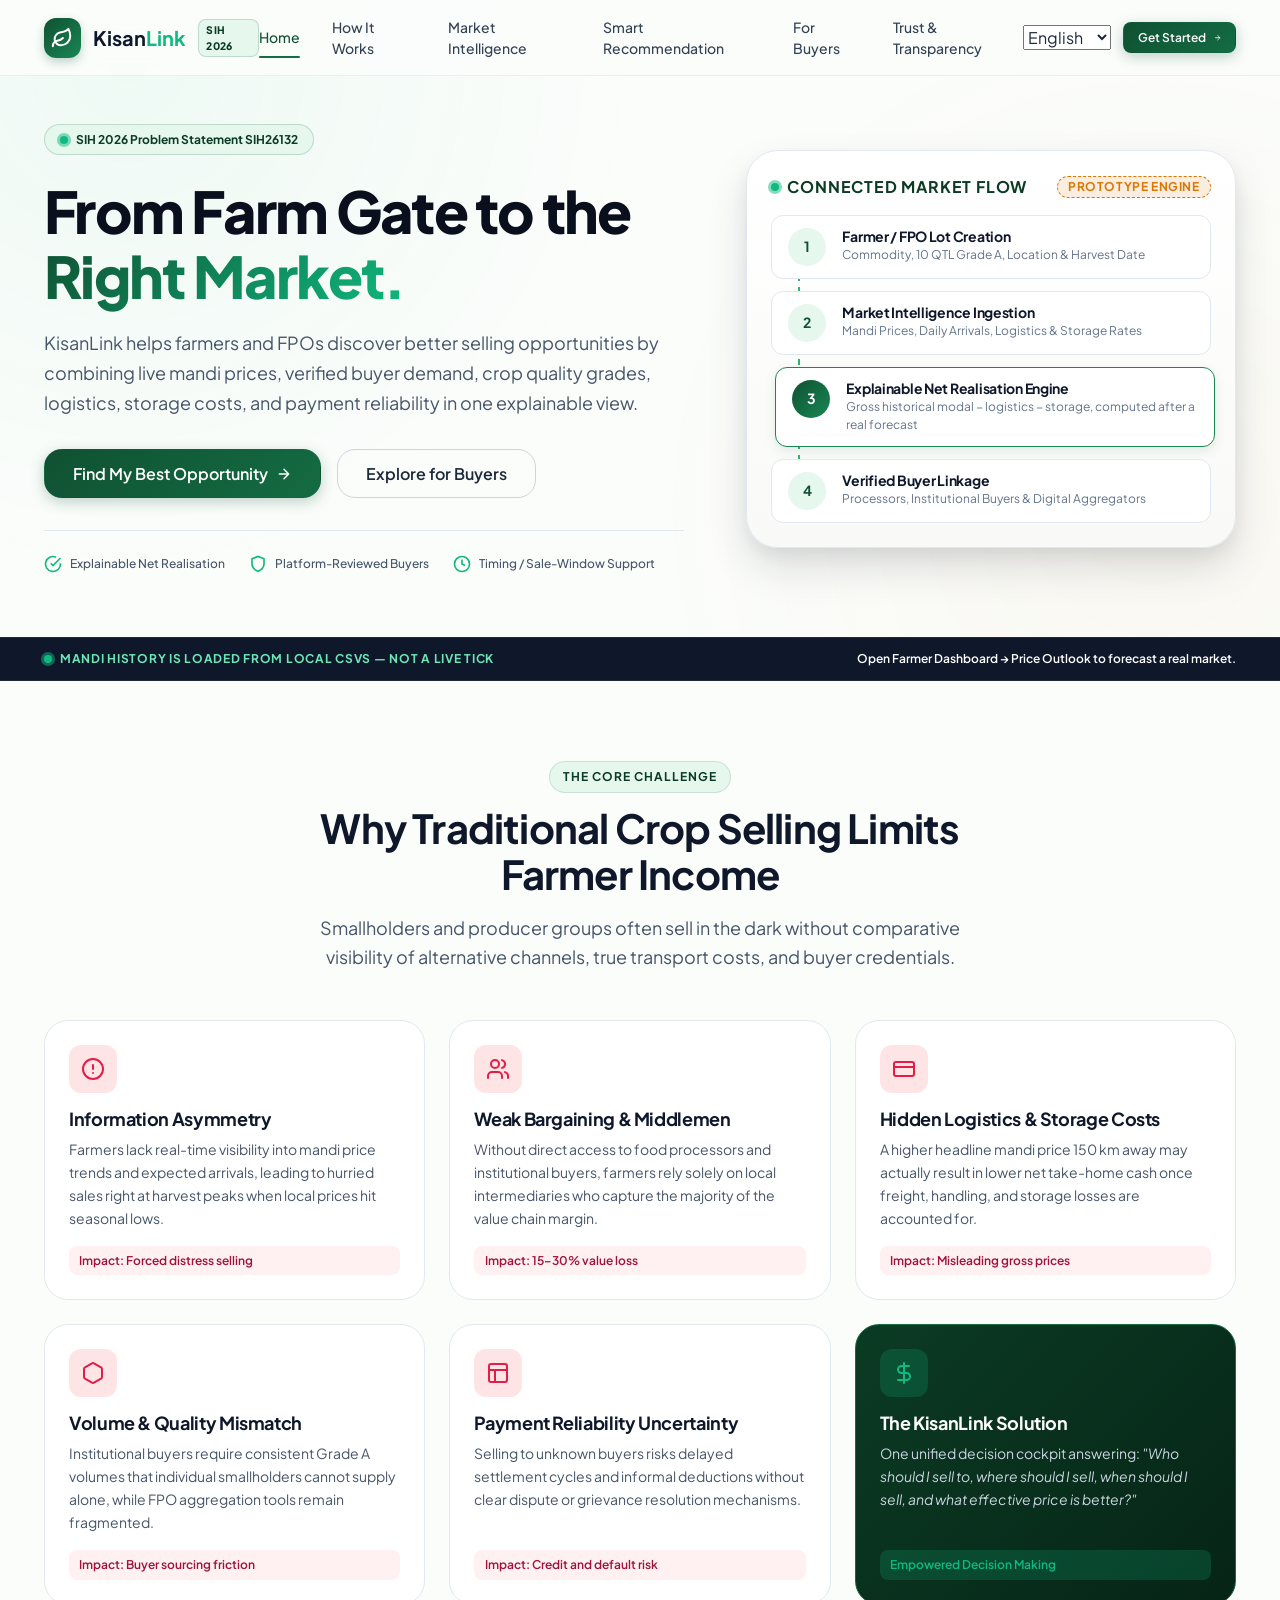
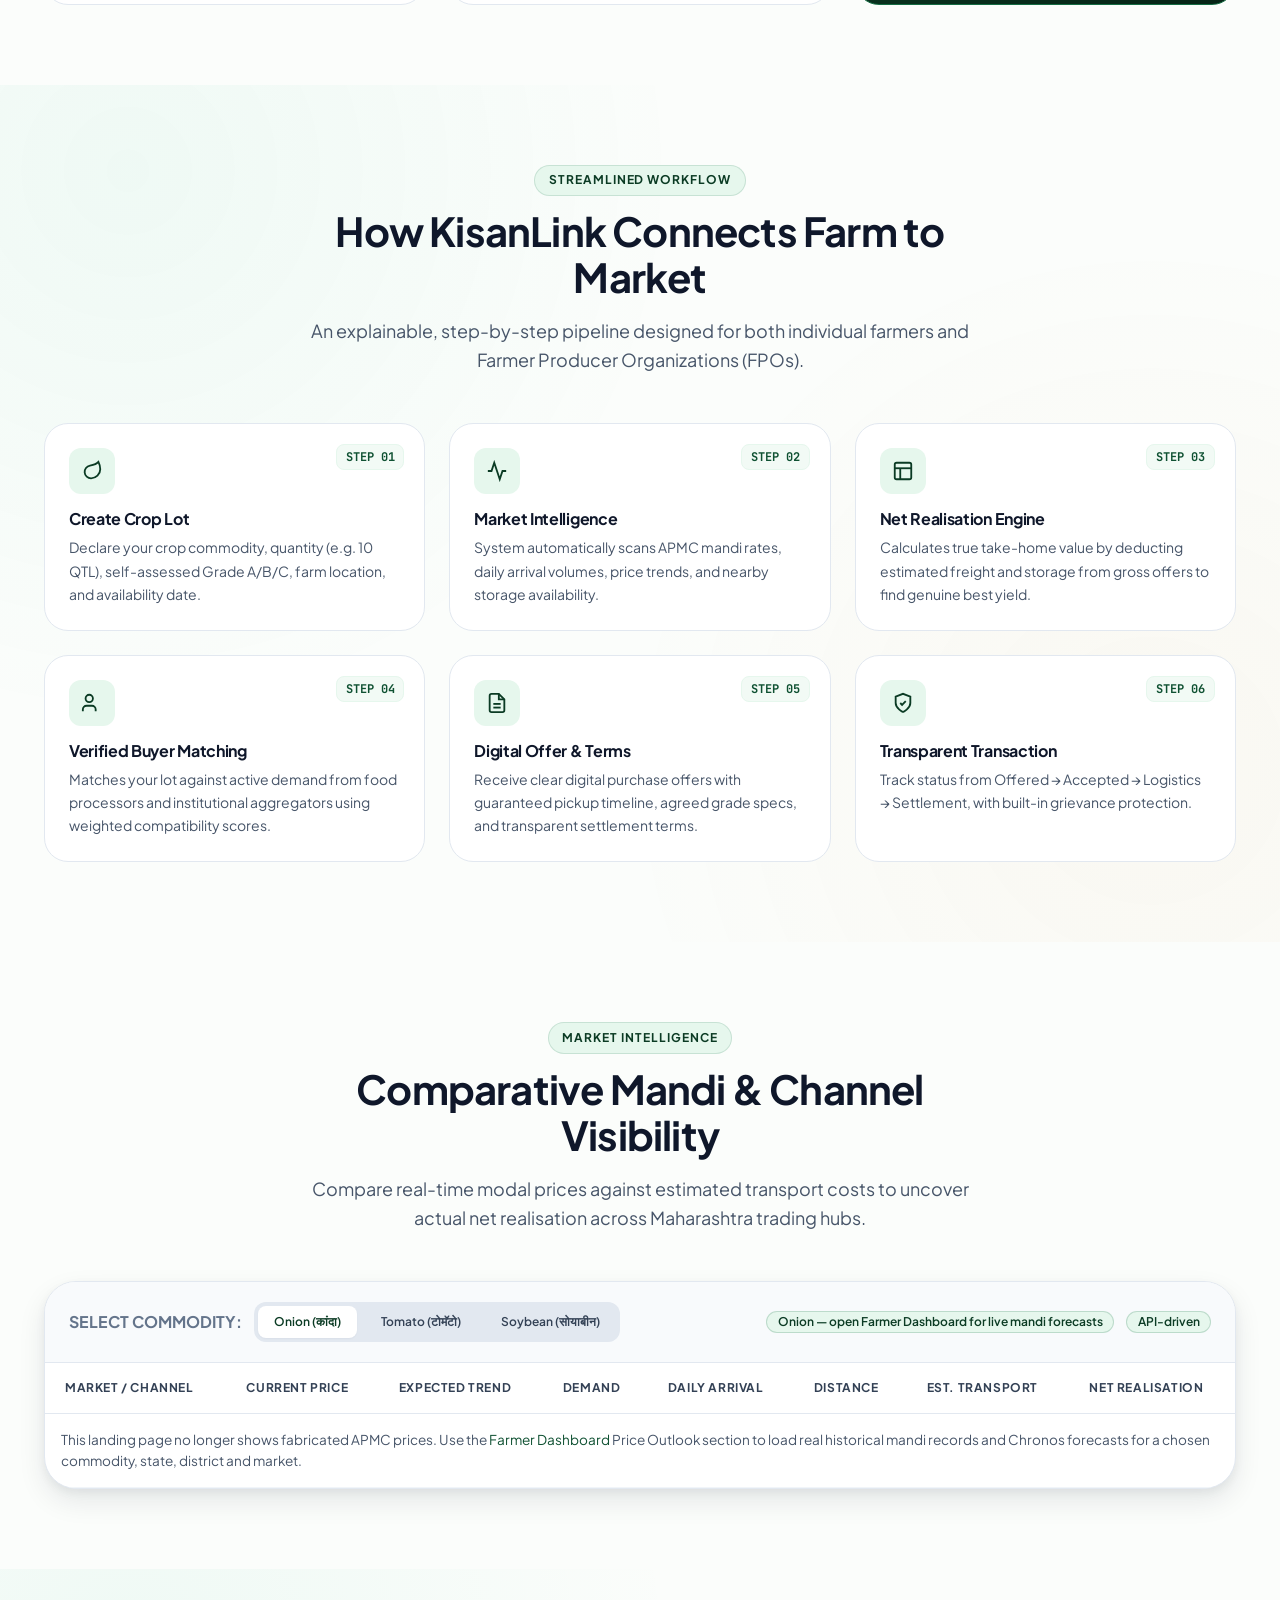
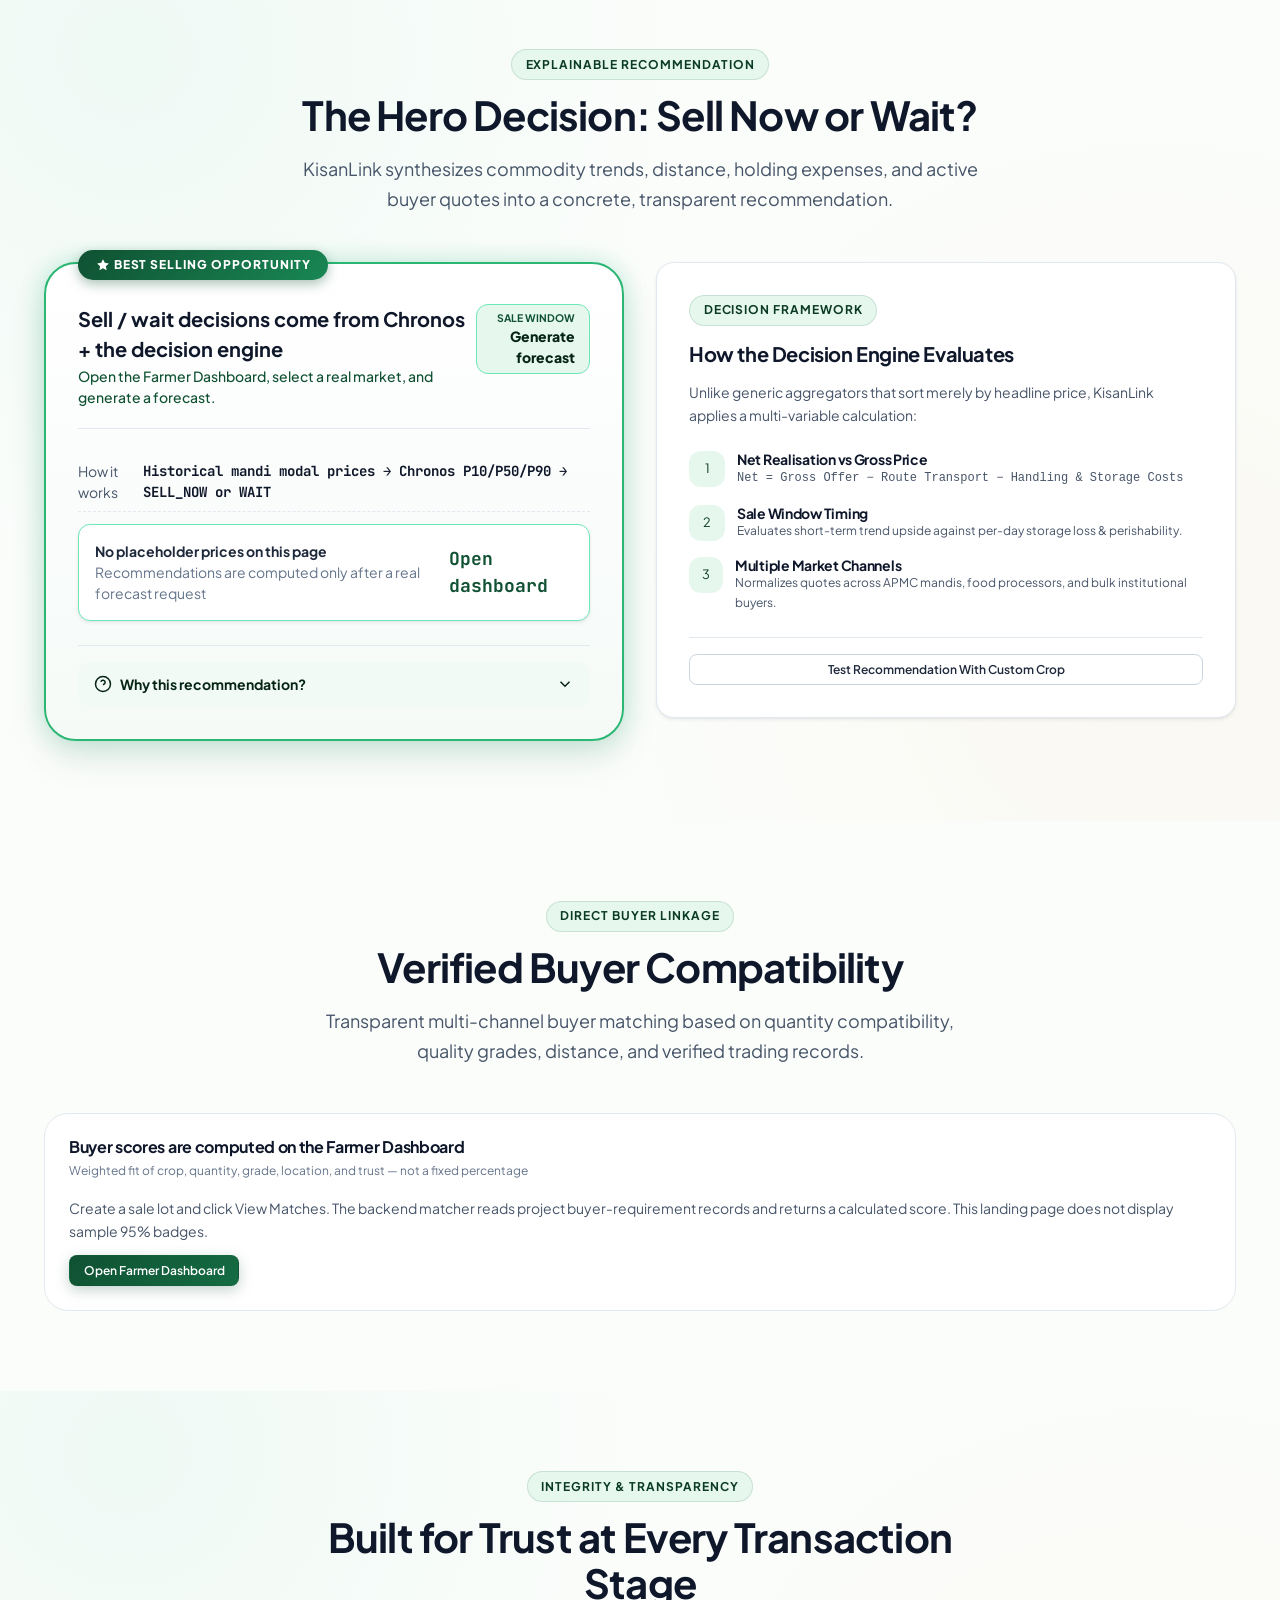
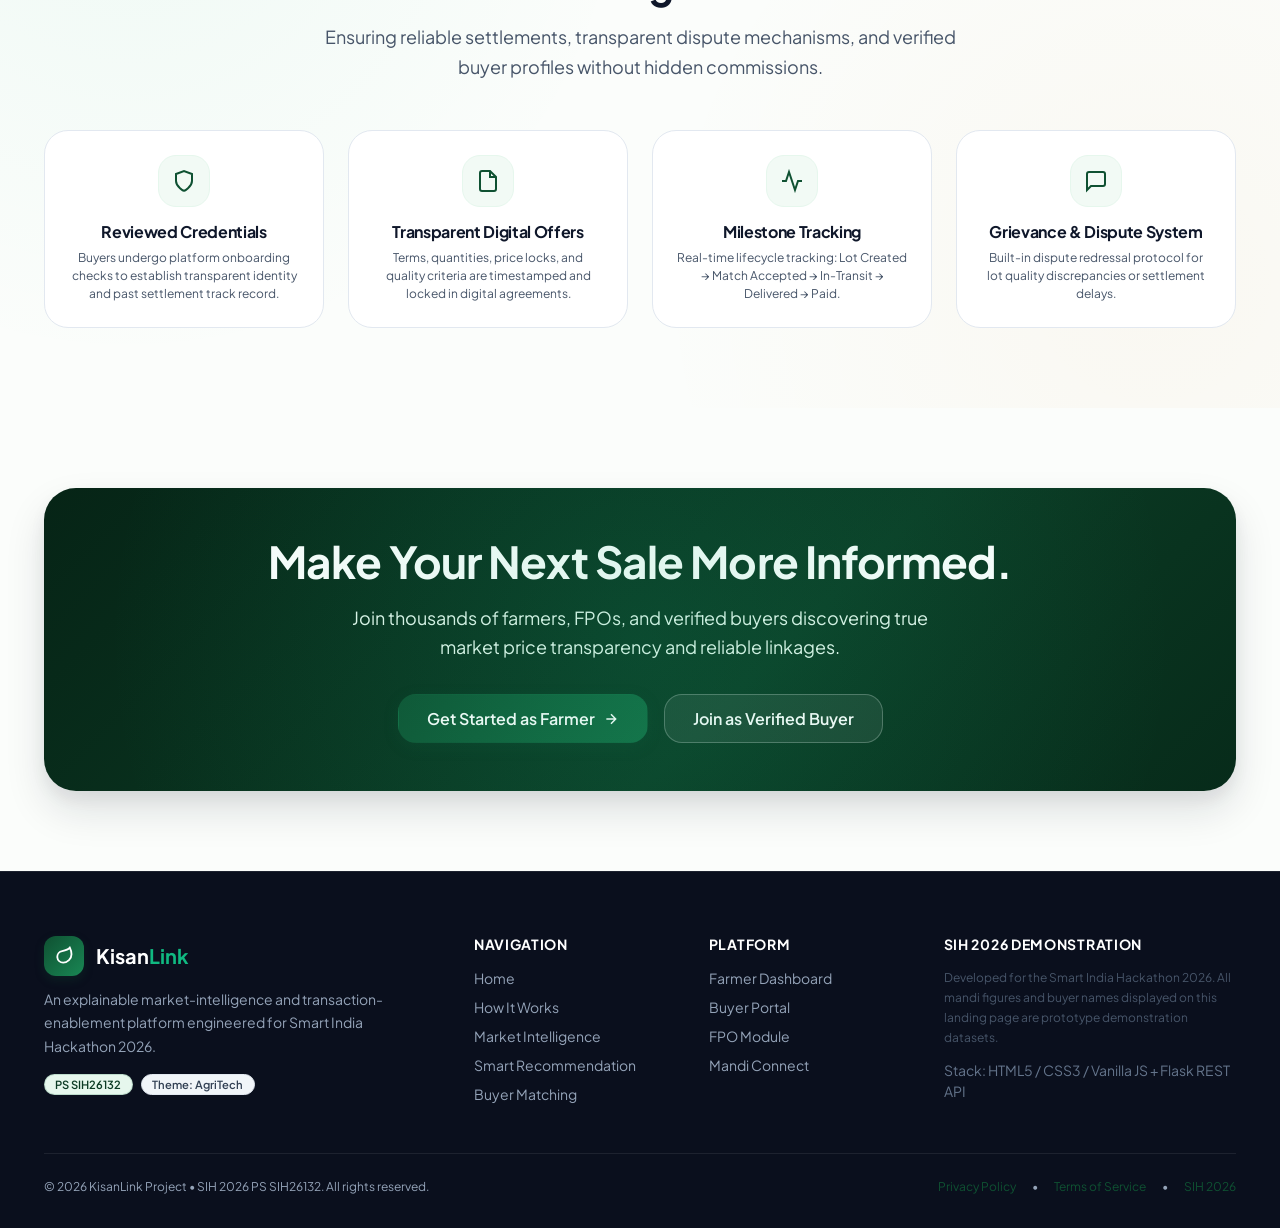
<file: frontend/index.html>
<!DOCTYPE html>
<html lang="en">

<head>
  <meta charset="UTF-8">
  <link rel="icon"
    href="data:image/svg+xml,%3Csvg xmlns=%27http://www.w3.org/2000/svg%27 viewBox=%270 0 32 32%27%3E%3Ctext y=%2726%27 font-size=%2726%27%3E%F0%9F%8C%BE%3C/text%3E%3C/svg%3E">
  <meta name="viewport" content="width=device-width, initial-scale=1.0">
  <meta name="description"
    content="KisanLink — SIH 2026: Explainable Market Intelligence, Comparative Net Realisation, and Verified Buyer Linkages for Farmers and FPOs.">
  <meta name="keywords"
    content="KisanLink, AgriTech, SIH 2026, Farmer Market Linkage, Price Discovery, APMC Mandi, Net Realisation, Crop Selling">
  <meta name="author" content="KisanLink SIH 2026 Team">
  <title>KisanLink — From Farm Gate to the Right Market | SIH 2026</title>

  <!-- Google Fonts: Plus Jakarta Sans & JetBrains Mono -->
  <link rel="preconnect" href="https://fonts.googleapis.com">
  <link rel="preconnect" href="https://fonts.gstatic.com" crossorigin>
  <!-- Loaded without blocking the parser. A render-blocking font link
       stalled DOMContentLoaded for ~13s whenever the CDN was slow or
       unreachable (offline demo wifi, captive portal), which froze the
       whole dashboard - weather, quality and forecast all waited on it.
       style.css carries a full system-font fallback stack. -->
  <link rel="stylesheet"
    href="https://fonts.googleapis.com/css2?family=JetBrains+Mono:wght@400;600;700&family=Plus+Jakarta+Sans:wght@400;500;600;700;800&display=swap"
    media="print" onload="this.media='all';this.onload=null">
  <noscript><link rel="stylesheet" href="https://fonts.googleapis.com/css2?family=JetBrains+Mono:wght@400;600;700&family=Plus+Jakarta+Sans:wght@400;500;600;700;800&display=swap"></noscript>
  <!-- Core Stylesheets -->
  <link rel="stylesheet" href="css/style.css">
  <link rel="stylesheet" href="css/components.css">
  <link rel="stylesheet" href="css/responsive.css">
</head>

<body>

  <!-- =========================================================================
       1. NAVIGATION BAR
       ========================================================================= -->
  <header class="navbar-header" id="navbar">
    <div class="container nav-container">
      <!-- Brand Logo -->
      <a href="#hero" class="brand-logo" aria-label="KisanLink Home">
        <div class="brand-icon-wrapper">
          <!-- Leaf / Link SVG Icon -->
          <svg width="22" height="22" viewBox="0 0 24 24" fill="none" stroke="currentColor" stroke-width="2.2"
            stroke-linecap="round" stroke-linejoin="round">
            <path d="M11 20A7 7 0 0 1 9.8 6.1C15.5 5 17 4.48 19 2c1 2 2 4.18 2 8 0 5.5-4.78 10-10 10Z" />
            <path d="M2 21c0-3 1.85-5.36 5.08-6C9.5 14.52 12 13 13 12" />
          </svg>
        </div>
        <span>Kisan<span class="text-emerald">Link</span></span>
        <span class="brand-badge">SIH 2026</span>
      </a>

      <!-- Desktop Nav Links -->
      <nav class="nav-links" id="nav-menu" aria-label="Main Navigation">
        <a href="#hero" class="nav-link active">Home</a>
        <a href="#how-it-works" class="nav-link">How It Works</a>
        <a href="#market-intel" class="nav-link">Market Intelligence</a>
        <a href="#recommendations" class="nav-link">Smart Recommendation</a>
        <a href="#buyer-matching" class="nav-link">For Buyers</a>
        <a href="#trust" class="nav-link">Trust & Transparency</a>
      </nav>

      <!-- Nav CTA & Mobile Hamburger -->
      <div class="nav-actions">
        <!-- 13-Language Selector -->
        <div class="kl-lang-dropdown-wrap">
          <select class="kl-lang-select" aria-label="Select preferred language" data-lang-select>
            <option value="en">English</option>
            <option value="hi">हिन्दी</option>
            <option value="mr">मराठी</option>
            <option value="gu">ગુજરાતી</option>
            <option value="pa">ਪੰਜਾਬੀ</option>
            <option value="bn">বাংলা</option>
            <option value="ta">தமிழ்</option>
            <option value="te">తెలుగు</option>
            <option value="kn">ಕನ್ನಡ</option>
            <option value="ml">മലയാളം</option>
            <option value="or">ଓଡ଼ିଆ</option>
            <option value="as">অসমীয়া</option>
            <option value="ur">اردو</option>
          </select>
        </div>

        <button type="button" class="btn btn-primary btn-sm open-role-modal-btn" data-default-role="farmer"
          id="nav-get-started-btn">
          <span>Get Started</span>
          <svg width="14" height="14" viewBox="0 0 24 24" fill="none" stroke="currentColor" stroke-width="2.5"
            stroke-linecap="round" stroke-linejoin="round">
            <path d="M5 12h14m-7-7 7 7-7 7" />
          </svg>
        </button>

        <button type="button" class="nav-toggle-btn" aria-label="Toggle navigation menu" aria-expanded="false"
          aria-controls="nav-menu">
          <svg width="20" height="20" viewBox="0 0 24 24" fill="none" stroke="currentColor" stroke-width="2"
            stroke-linecap="round" stroke-linejoin="round">
            <line x1="4" x2="20" y1="12" y2="12" />
            <line x1="4" x2="20" y1="6" y2="6" />
            <line x1="4" x2="20" y1="18" y2="18" />
          </svg>
        </button>
      </div>
    </div>
  </header>

  <!-- =========================================================================
       2. HERO SECTION
       ========================================================================= -->
  <section class="section hero-section bg-gradient-subtle" id="hero">
    <div class="container">
      <div class="hero-grid">
        <!-- Hero Content Left -->
        <div class="hero-content reveal-init">
          <div class="hero-pill">
            <span class="pulse-dot"></span>
            <span>SIH 2026 Problem Statement SIH26132</span>
          </div>

          <h1 class="hero-title">
            From Farm Gate to the <span class="hero-title-highlight">Right Market.</span>
          </h1>

          <p class="hero-desc">
            KisanLink helps farmers and FPOs discover better selling opportunities by combining live mandi prices,
            verified buyer demand, crop quality grades, logistics, storage costs, and payment reliability in one
            explainable view.
          </p>

          <div class="hero-cta-group">
            <button type="button" class="btn btn-primary btn-lg open-role-modal-btn" data-default-role="farmer"
              id="hero-find-opp-btn">
              <span>Find My Best Opportunity</span>
              <svg width="16" height="16" viewBox="0 0 24 24" fill="none" stroke="currentColor" stroke-width="2.2"
                stroke-linecap="round" stroke-linejoin="round">
                <path d="M5 12h14m-7-7 7 7-7 7" />
              </svg>
            </button>
            <a href="#buyer-matching" class="btn btn-outline btn-lg" id="hero-explore-buyers-btn">
              <span>Explore for Buyers</span>
            </a>
          </div>

          <div class="hero-badges-group">
            <div class="hero-badge-item">
              <svg width="18" height="18" viewBox="0 0 24 24" fill="none" stroke="#10B981" stroke-width="2.2">
                <path d="M22 11.08V12a10 10 0 1 1-5.93-9.14" />
                <polyline points="22 4 12 14.01 9 11.01" />
              </svg>
              <span>Explainable Net Realisation</span>
            </div>
            <div class="hero-badge-item">
              <svg width="18" height="18" viewBox="0 0 24 24" fill="none" stroke="#10B981" stroke-width="2.2">
                <path d="M12 22s8-4 8-10V5l-8-3-8 3v7c0 6 8 10 8 10" />
              </svg>
              <span>Platform-Reviewed Buyers</span>
            </div>
            <div class="hero-badge-item">
              <svg width="18" height="18" viewBox="0 0 24 24" fill="none" stroke="#10B981" stroke-width="2.2">
                <circle cx="12" cy="12" r="10" />
                <polyline points="12 6 12 12 16 14" />
              </svg>
              <span>Timing / Sale-Window Support</span>
            </div>
          </div>
        </div>

        <!-- Hero Value Chain Visual Right -->
        <div class="hero-visual-wrapper reveal-init reveal-delay-2">
          <div class="hero-visual-card">
            <div class="flex items-center justify-between" style="margin-bottom: var(--space-4);">
              <div class="flex items-center gap-2">
                <span class="pulse-dot"></span>
                <span class="font-bold text-xs"
                  style="color: var(--color-primary-800); text-transform: uppercase; letter-spacing: 0.05em;">Connected
                  Market Flow</span>
              </div>
              <span class="badge badge-demo">Prototype Engine</span>
            </div>

            <div class="flow-node-list">
              <!-- Node 1: Farmer Lot -->
              <div class="flow-node-item">
                <div class="flow-node-icon">1</div>
                <div class="flow-node-text">
                  <h4>Farmer / FPO Lot Creation</h4>
                  <p>Commodity, 10 QTL Grade A, Location & Harvest Date</p>
                </div>
              </div>

              <!-- Node 2: Market Intelligence -->
              <div class="flow-node-item">
                <div class="flow-node-icon">2</div>
                <div class="flow-node-text">
                  <h4>Market Intelligence Ingestion</h4>
                  <p>Mandi Prices, Daily Arrivals, Logistics & Storage Rates</p>
                </div>
              </div>

              <!-- Node 3: Net Realisation -->
              <div class="flow-node-item node-active">
                <div class="flow-node-icon">3</div>
                <div class="flow-node-text">
                  <h4>Explainable Net Realisation Engine</h4>
                  <p>Gross historical modal − logistics − storage, computed after a real forecast</p>
                </div>
              </div>

              <!-- Node 4: Buyer Linkage -->
              <div class="flow-node-item">
                <div class="flow-node-icon">4</div>
                <div class="flow-node-text">
                  <h4>Verified Buyer Linkage</h4>
                  <p>Processors, Institutional Buyers & Digital Aggregators</p>
                </div>
              </div>
            </div>
          </div>
        </div>
      </div>
    </div>
  </section>

  <!-- =========================================================================
       LIVE COMMODITY DEMO TICKER BAR
       ========================================================================= -->
  <div class="ticker-wrapper" aria-label="Mandi data status">
    <div class="container ticker-inner">
      <div class="ticker-label">
        <span class="pulse-dot"></span>
        <span>Mandi history is loaded from local CSVs — not a live tick</span>
      </div>
      <div class="ticker-items">
        <div class="ticker-item">
          <span class="ticker-crop">Open Farmer Dashboard → Price Outlook to forecast a real market.</span>
        </div>
      </div>
    </div>
  </div>

  <!-- =========================================================================
       3. PROBLEM SECTION (Addressing SIH26132 Root Challenges)
       ========================================================================= -->
  <section class="section" id="problem">
    <div class="container">
      <div class="section-header reveal-init">
        <div class="section-tag">The Core Challenge</div>
        <h2 class="section-title">Why Traditional Crop Selling Limits Farmer Income</h2>
        <p class="section-subtitle">
          Smallholders and producer groups often sell in the dark without comparative visibility of alternative
          channels, true transport costs, and buyer credentials.
        </p>
      </div>

      <div class="grid grid-cols-3 gap-6">
        <!-- Problem Card 1 -->
        <div class="problem-card reveal-init">
          <div class="problem-icon-wrapper">
            <svg width="24" height="24" viewBox="0 0 24 24" fill="none" stroke="currentColor" stroke-width="2"
              stroke-linecap="round" stroke-linejoin="round">
              <circle cx="12" cy="12" r="10" />
              <line x1="12" y1="8" x2="12" y2="12" />
              <line x1="12" y1="16" x2="12.01" y2="16" />
            </svg>
          </div>
          <h3>Information Asymmetry</h3>
          <p>
            Farmers lack real-time visibility into mandi price trends and expected arrivals, leading to hurried sales
            right at harvest peaks when local prices hit seasonal lows.
          </p>
          <div class="problem-impact-pill">Impact: Forced distress selling</div>
        </div>

        <!-- Problem Card 2 -->
        <div class="problem-card reveal-init reveal-delay-1">
          <div class="problem-icon-wrapper">
            <svg width="24" height="24" viewBox="0 0 24 24" fill="none" stroke="currentColor" stroke-width="2"
              stroke-linecap="round" stroke-linejoin="round">
              <path d="M16 21v-2a4 4 0 0 0-4-4H6a4 4 0 0 0-4 4v2" />
              <circle cx="9" cy="7" r="4" />
              <path d="M22 21v-2a4 4 0 0 0-3-3.87" />
              <path d="M16 3.13a4 4 0 0 1 0 7.75" />
            </svg>
          </div>
          <h3>Weak Bargaining & Middlemen</h3>
          <p>
            Without direct access to food processors and institutional buyers, farmers rely solely on local
            intermediaries who capture the majority of the value chain margin.
          </p>
          <div class="problem-impact-pill">Impact: 15–30% value loss</div>
        </div>

        <!-- Problem Card 3 -->
        <div class="problem-card reveal-init reveal-delay-2">
          <div class="problem-icon-wrapper">
            <svg width="24" height="24" viewBox="0 0 24 24" fill="none" stroke="currentColor" stroke-width="2"
              stroke-linecap="round" stroke-linejoin="round">
              <rect width="20" height="14" x="2" y="5" rx="2" />
              <line x1="2" x2="22" y1="10" y2="10" />
            </svg>
          </div>
          <h3>Hidden Logistics & Storage Costs</h3>
          <p>
            A higher headline mandi price 150 km away may actually result in lower net take-home cash once freight,
            handling, and storage losses are accounted for.
          </p>
          <div class="problem-impact-pill">Impact: Misleading gross prices</div>
        </div>

        <!-- Problem Card 4 -->
        <div class="problem-card reveal-init">
          <div class="problem-icon-wrapper">
            <svg width="24" height="24" viewBox="0 0 24 24" fill="none" stroke="currentColor" stroke-width="2"
              stroke-linecap="round" stroke-linejoin="round">
              <path
                d="M21 16V8a2 2 0 0 0-1-1.73l-7-4a2 2 0 0 0-2 0l-7 4A2 2 0 0 0 3 8v8a2 2 0 0 0 1 1.73l7 4a2 2 0 0 0 2 0l7-4A2 2 0 0 0 21 16z" />
            </svg>
          </div>
          <h3>Volume & Quality Mismatch</h3>
          <p>
            Institutional buyers require consistent Grade A volumes that individual smallholders cannot supply alone,
            while FPO aggregation tools remain fragmented.
          </p>
          <div class="problem-impact-pill">Impact: Buyer sourcing friction</div>
        </div>

        <!-- Problem Card 5 -->
        <div class="problem-card reveal-init reveal-delay-1">
          <div class="problem-icon-wrapper">
            <svg width="24" height="24" viewBox="0 0 24 24" fill="none" stroke="currentColor" stroke-width="2"
              stroke-linecap="round" stroke-linejoin="round">
              <rect width="18" height="18" x="3" y="3" rx="2" />
              <path d="M3 9h18" />
              <path d="M9 21V9" />
            </svg>
          </div>
          <h3>Payment Reliability Uncertainty</h3>
          <p>
            Selling to unknown buyers risks delayed settlement cycles and informal deductions without clear dispute or
            grievance resolution mechanisms.
          </p>
          <div class="problem-impact-pill">Impact: Credit and default risk</div>
        </div>

        <!-- Problem Card 6 (KisanLink Solution Highlight) -->
        <div class="problem-card reveal-init reveal-delay-2"
          style="background: linear-gradient(135deg, var(--color-primary-800) 0%, var(--color-primary-900) 100%); color: #FFFFFF; border-color: var(--color-primary-600);">
          <div class="problem-icon-wrapper"
            style="background-color: rgba(16, 185, 129, 0.2); color: var(--color-accent-emerald);">
            <svg width="24" height="24" viewBox="0 0 24 24" fill="none" stroke="currentColor" stroke-width="2"
              stroke-linecap="round" stroke-linejoin="round">
              <path d="M12 2v20M17 5H9.5a3.5 3.5 0 0 0 0 7h5a3.5 3.5 0 0 1 0 7H6" />
            </svg>
          </div>
          <h3 style="color: #FFFFFF;">The KisanLink Solution</h3>
          <p style="color: var(--color-slate-300);">
            One unified decision cockpit answering: <em>"Who should I sell to, where should I sell, when should I sell,
              and what effective price is better?"</em>
          </p>
          <div class="problem-impact-pill"
            style="background-color: rgba(16, 185, 129, 0.2); color: var(--color-accent-emerald);">Empowered Decision
            Making</div>
        </div>
      </div>
    </div>
  </section>

  <!-- =========================================================================
       4. HOW KISANLINK WORKS (6-Step Pipeline)
       ========================================================================= -->
  <section class="section bg-gradient-subtle" id="how-it-works">
    <div class="container">
      <div class="section-header reveal-init">
        <div class="section-tag">Streamlined Workflow</div>
        <h2 class="section-title">How KisanLink Connects Farm to Market</h2>
        <p class="section-subtitle">
          An explainable, step-by-step pipeline designed for both individual farmers and Farmer Producer Organizations
          (FPOs).
        </p>
      </div>

      <div class="pipeline-grid">
        <!-- Step 1 -->
        <div class="step-card reveal-init">
          <span class="step-number">STEP 01</span>
          <div class="step-icon-box">
            <svg width="22" height="22" viewBox="0 0 24 24" fill="none" stroke="currentColor" stroke-width="2">
              <path d="M11 20A7 7 0 0 1 9.8 6.1C15.5 5 17 4.48 19 2c1 2 2 4.18 2 8 0 5.5-4.78 10-10 10Z" />
            </svg>
          </div>
          <h3>Create Crop Lot</h3>
          <p>Declare your crop commodity, quantity (e.g. 10 QTL), self-assessed Grade A/B/C, farm location, and
            availability date.</p>
        </div>

        <!-- Step 2 -->
        <div class="step-card reveal-init reveal-delay-1">
          <span class="step-number">STEP 02</span>
          <div class="step-icon-box">
            <svg width="22" height="22" viewBox="0 0 24 24" fill="none" stroke="currentColor" stroke-width="2">
              <polyline points="22 12 18 12 15 21 9 3 6 12 2 12" />
            </svg>
          </div>
          <h3>Market Intelligence</h3>
          <p>System automatically scans APMC mandi rates, daily arrival volumes, price trends, and nearby storage
            availability.</p>
        </div>

        <!-- Step 3 -->
        <div class="step-card reveal-init reveal-delay-2">
          <span class="step-number">STEP 03</span>
          <div class="step-icon-box">
            <svg width="22" height="22" viewBox="0 0 24 24" fill="none" stroke="currentColor" stroke-width="2">
              <rect width="18" height="18" x="3" y="3" rx="2" />
              <line x1="3" x2="21" y1="9" y2="9" />
              <line x1="9" x2="9" y1="21" y2="9" />
            </svg>
          </div>
          <h3>Net Realisation Engine</h3>
          <p>Calculates true take-home value by deducting estimated freight and storage from gross offers to find
            genuine best yield.</p>
        </div>

        <!-- Step 4 -->
        <div class="step-card reveal-init">
          <span class="step-number">STEP 04</span>
          <div class="step-icon-box">
            <svg width="22" height="22" viewBox="0 0 24 24" fill="none" stroke="currentColor" stroke-width="2">
              <path d="M16 21v-2a4 4 0 0 0-4-4H6a4 4 0 0 0-4 4v2" />
              <circle cx="9" cy="7" r="4" />
            </svg>
          </div>
          <h3>Verified Buyer Matching</h3>
          <p>Matches your lot against active demand from food processors and institutional aggregators using weighted
            compatibility scores.</p>
        </div>

        <!-- Step 5 -->
        <div class="step-card reveal-init reveal-delay-1">
          <span class="step-number">STEP 05</span>
          <div class="step-icon-box">
            <svg width="22" height="22" viewBox="0 0 24 24" fill="none" stroke="currentColor" stroke-width="2">
              <path d="M14 2H6a2 2 0 0 0-2 2v16a2 2 0 0 0 2 2h12a2 2 0 0 0 2-2V8z" />
              <polyline points="14 2 14 8 20 8" />
              <line x1="16" x2="8" y1="13" y2="13" />
              <line x1="16" x2="8" y1="17" y2="17" />
            </svg>
          </div>
          <h3>Digital Offer & Terms</h3>
          <p>Receive clear digital purchase offers with guaranteed pickup timeline, agreed grade specs, and transparent
            settlement terms.</p>
        </div>

        <!-- Step 6 -->
        <div class="step-card reveal-init reveal-delay-2">
          <span class="step-number">STEP 06</span>
          <div class="step-icon-box">
            <svg width="22" height="22" viewBox="0 0 24 24" fill="none" stroke="currentColor" stroke-width="2">
              <path d="M12 22s8-4 8-10V5l-8-3-8 3v7c0 6 8 10 8 10" />
              <polyline points="9 12 11 14 15 10" />
            </svg>
          </div>
          <h3>Transparent Transaction</h3>
          <p>Track status from Offered → Accepted → Logistics → Settlement, with built-in grievance protection.</p>
        </div>
      </div>
    </div>
  </section>

  <!-- =========================================================================
       5. MARKET INTELLIGENCE SECTION
       ========================================================================= -->
  <section class="section" id="market-intel">
    <div class="container">
      <div class="section-header reveal-init">
        <div class="section-tag">Market Intelligence</div>
        <h2 class="section-title">Comparative Mandi & Channel Visibility</h2>
        <p class="section-subtitle">
          Compare real-time modal prices against estimated transport costs to uncover actual net realisation across
          Maharashtra trading hubs.
        </p>
      </div>

      <div class="market-intel-wrapper reveal-init">
        <!-- Market Filter Bar -->
        <div class="market-filter-bar">
          <div class="flex items-center gap-3">
            <span class="font-bold text-xs text-slate" style="text-transform: uppercase;">Select Commodity:</span>
            <div class="tab-group" role="tablist" aria-label="Commodity tabs">
              <button type="button" class="tab-btn active" role="tab" aria-selected="true" data-crop="Onion">Onion
                (कांदा)</button>
              <button type="button" class="tab-btn" role="tab" aria-selected="false" data-crop="Tomato">Tomato
                (टोमॅटो)</button>
              <button type="button" class="tab-btn" role="tab" aria-selected="false" data-crop="Soybean">Soybean
                (सोयाबीन)</button>
            </div>
          </div>

          <div class="flex items-center gap-3">
            <span class="badge badge-success font-medium" id="current-commodity-badge">Open Farmer Dashboard for live
              mandi data</span>
            <span class="badge badge-success">API-driven</span>
          </div>
        </div>

        <!-- Table View -->
        <div class="table-responsive">
          <table class="market-table" id="market-intel-table">
            <thead>
              <tr>
                <th scope="col">Market / Channel</th>
                <th scope="col">Current Price</th>
                <th scope="col">Expected Trend</th>
                <th scope="col">Demand</th>
                <th scope="col">Daily Arrival</th>
                <th scope="col">Distance</th>
                <th scope="col">Est. Transport</th>
                <th scope="col">Net Realisation</th>
              </tr>
            </thead>
            <tbody id="market-table-body">
              <tr>
                <td colspan="8" style="padding: 16px; font-size: 0.85rem; color: var(--color-slate-600);">
                  Loading market guidance… Historical mandi prices and forecasts are available on the Farmer Dashboard.
                </td>
              </tr>
            </tbody>
          </table>
        </div>
      </div>
    </div>
  </section>

  <!-- =========================================================================
       6. SMART RECOMMENDATION SECTION (Hero Feature)
       ========================================================================= -->
  <section class="section bg-gradient-subtle" id="recommendations">
    <div class="container">
      <div class="section-header reveal-init">
        <div class="section-tag">Explainable Recommendation</div>
        <h2 class="section-title">The Hero Decision: Sell Now or Wait?</h2>
        <p class="section-subtitle">
          KisanLink synthesizes commodity trends, distance, holding expenses, and active buyer quotes into a concrete,
          transparent recommendation.
        </p>
      </div>

      <div class="recommendation-container">
        <!-- Main Recommendation Showcase Card -->
        <div class="recommendation-card reveal-init">
          <div class="best-opp-badge">
            <svg width="14" height="14" viewBox="0 0 24 24" fill="currentColor">
              <polygon
                points="12 2 15.09 8.26 22 9.27 17 14.14 18.18 21.02 12 17.77 5.82 21.02 7 14.14 2 9.27 8.91 8.26 12 2" />
            </svg>
            <span>Best Selling Opportunity</span>
          </div>

          <div class="rec-header">
            <div>
              <div class="rec-lot-name">Sell / wait decisions come from Chronos + the decision engine</div>
              <div class="rec-target-market">Open the Farmer Dashboard, select a real market, and generate a forecast.
              </div>
            </div>
            <div class="sale-window-badge">
              <span class="sale-window-label">Sale Window</span>
              <span class="sale-window-action">Generate forecast</span>
            </div>
          </div>

          <!-- Breakdown Formula -->
          <div class="breakdown-table">
            <div class="breakdown-row">
              <span class="breakdown-label">How it works</span>
              <span class="breakdown-value">Historical mandi modal prices → Chronos P10/P50/P90 → SELL_NOW or
                WAIT</span>
            </div>
            <div class="breakdown-row highlight-net">
              <div>
                <div class="font-bold text-slate-900">No placeholder prices on this page</div>
                <div class="text-xs text-slate">Recommendations are computed only after a real forecast request</div>
              </div>
              <span class="breakdown-value net-amount"><a href="pages/farmer.html">Open dashboard</a></span>
            </div>
          </div>

          <!-- Expandable "Why this recommendation?" -->
          <div class="explainable-accordion">
            <button type="button" class="explainable-trigger" aria-expanded="false" id="accordion-trigger">
              <div class="flex items-center gap-2">
                <svg width="18" height="18" viewBox="0 0 24 24" fill="none" stroke="currentColor" stroke-width="2">
                  <circle cx="12" cy="12" r="10" />
                  <path d="M9.09 9a3 3 0 0 1 5.83 1c0 2-3 3-3 3" />
                  <line x1="12" y1="17" x2="12.01" y2="17" />
                </svg>
                <span>Why this recommendation?</span>
              </div>
              <svg class="accordion-chevron" width="18" height="18" viewBox="0 0 24 24" fill="none"
                stroke="currentColor" stroke-width="2" style="transition: transform 0.3s ease;">
                <polyline points="6 9 12 15 18 9" />
              </svg>
            </button>

            <div class="explainable-content" id="accordion-content">
              <div class="explainable-reasons-list">
                <div class="reason-item">
                  <div class="reason-icon">✔</div>
                  <div><strong>Data-driven only:</strong> Sell/wait is produced by the backend decision engine from the
                    selected market’s Chronos forecast. This landing page does not embed a sample SELL NOW outcome.
                  </div>
                </div>
                <div class="reason-item">
                  <div class="reason-icon">✔</div>
                  <div><strong>Market-specific history:</strong> Forecasts use the chosen
                    commodity/state/district/market series from the combined CSV datasets plus any ingested rows.</div>
                </div>
                <div class="reason-item">
                  <div class="reason-icon">✔</div>
                  <div><strong>Stale-data warning:</strong> The UI shows the latest observation date in the dataset. Old
                    history is never labelled as today’s live quote.</div>
                </div>
                <div class="reason-item">
                  <div class="reason-icon">✔</div>
                  <div><strong>Buyer scores:</strong> Match percentages are computed from lot vs demand fields in the
                    project buyer file, not a fixed 92% badge.</div>
                </div>
              </div>
            </div>
          </div>
        </div>

        <!-- Explanatory Decision Architecture Card -->
        <div class="card-surface reveal-init reveal-delay-2" style="padding: var(--space-8);">
          <div class="section-tag" style="margin-bottom: var(--space-4);">Decision Framework</div>
          <h3 style="font-size: var(--text-xl); margin-bottom: var(--space-4);">How the Decision Engine Evaluates</h3>
          <p style="font-size: var(--text-sm); margin-bottom: var(--space-6);">
            Unlike generic aggregators that sort merely by headline price, KisanLink applies a multi-variable
            calculation:
          </p>

          <div class="flex flex-col gap-4">
            <div class="flex items-start gap-3">
              <div class="step-icon-box" style="width: 36px; height: 36px; font-size: 0.8rem; margin-bottom: 0;">1</div>
              <div>
                <h4 style="font-size: var(--text-sm); font-weight: var(--weight-bold);">Net Realisation vs Gross Price
                </h4>
                <p style="font-size: var(--text-xs); color: var(--color-slate-600);">
                  <code>Net = Gross Offer − Route Transport − Handling & Storage Costs</code>
                </p>
              </div>
            </div>

            <div class="flex items-start gap-3">
              <div class="step-icon-box" style="width: 36px; height: 36px; font-size: 0.8rem; margin-bottom: 0;">2</div>
              <div>
                <h4 style="font-size: var(--text-sm); font-weight: var(--weight-bold);">Sale Window Timing</h4>
                <p style="font-size: var(--text-xs); color: var(--color-slate-600);">Evaluates short-term trend upside
                  against per-day storage loss & perishability.</p>
              </div>
            </div>

            <div class="flex items-start gap-3">
              <div class="step-icon-box" style="width: 36px; height: 36px; font-size: 0.8rem; margin-bottom: 0;">3</div>
              <div>
                <h4 style="font-size: var(--text-sm); font-weight: var(--weight-bold);">Multiple Market Channels</h4>
                <p style="font-size: var(--text-xs); color: var(--color-slate-600);">Normalizes quotes across APMC
                  mandis, food processors, and bulk institutional buyers.</p>
              </div>
            </div>
          </div>

          <div
            style="margin-top: var(--space-6); padding-top: var(--space-4); border-top: 1px solid var(--color-slate-200);">
            <button type="button" class="btn btn-outline btn-sm open-role-modal-btn" data-default-role="farmer"
              style="width: 100%;">
              <span>Test Recommendation With Custom Crop</span>
            </button>
          </div>
        </div>
      </div>
    </div>
  </section>

  <!-- =========================================================================
       7. BUYER MATCHING SECTION
       ========================================================================= -->
  <section class="section" id="buyer-matching">
    <div class="container">
      <div class="section-header reveal-init">
        <div class="section-tag">Direct Buyer Linkage</div>
        <h2 class="section-title">Verified Buyer Compatibility</h2>
        <p class="section-subtitle">
          Transparent multi-channel buyer matching based on quantity compatibility, quality grades, distance, and
          verified trading records.
        </p>
      </div>

      <div class="buyer-matching-grid">
        <div class="buyer-card reveal-init" style="grid-column: 1 / -1;">
          <div class="buyer-card-header">
            <div class="buyer-name-group">
              <h3>Buyer scores are computed on the Farmer Dashboard</h3>
              <span class="buyer-category">Weighted fit of crop, quantity, grade, location, and trust — not a fixed
                percentage</span>
            </div>
          </div>
          <p style="font-size: var(--text-sm); color: var(--color-slate-600); margin: var(--space-3) 0;">
            Create a sale lot and click View Matches. The backend matcher reads project buyer-requirement records
            and returns a calculated score. This landing page does not display sample 95% badges.
          </p>
          <a href="pages/farmer.html" class="btn btn-primary btn-sm">Open Farmer Dashboard</a>
        </div>
      </div>
    </div>
    </div>
  </section>

  <!-- =========================================================================
       8. TRUST & TRANSPARENCY SECTION
       ========================================================================= -->
  <section class="section bg-gradient-subtle" id="trust">
    <div class="container">
      <div class="section-header reveal-init">
        <div class="section-tag">Integrity & Transparency</div>
        <h2 class="section-title">Built for Trust at Every Transaction Stage</h2>
        <p class="section-subtitle">
          Ensuring reliable settlements, transparent dispute mechanisms, and verified buyer profiles without hidden
          commissions.
        </p>
      </div>

      <div class="trust-grid">
        <!-- Pillar 1 -->
        <div class="trust-pillar-card reveal-init">
          <div class="trust-icon-box">
            <svg width="24" height="24" viewBox="0 0 24 24" fill="none" stroke="currentColor" stroke-width="2">
              <path d="M12 22s8-4 8-10V5l-8-3-8 3v7c0 6 8 10 8 10" />
            </svg>
          </div>
          <h3>Reviewed Credentials</h3>
          <p>Buyers undergo platform onboarding checks to establish transparent identity and past settlement track
            record.</p>
        </div>

        <!-- Pillar 2 -->
        <div class="trust-pillar-card reveal-init reveal-delay-1">
          <div class="trust-icon-box">
            <svg width="24" height="24" viewBox="0 0 24 24" fill="none" stroke="currentColor" stroke-width="2">
              <path d="M14 2H6a2 2 0 0 0-2 2v16a2 2 0 0 0 2 2h12a2 2 0 0 0 2-2V8z" />
              <polyline points="14 2 14 8 20 8" />
            </svg>
          </div>
          <h3>Transparent Digital Offers</h3>
          <p>Terms, quantities, price locks, and quality criteria are timestamped and locked in digital agreements.</p>
        </div>

        <!-- Pillar 3 -->
        <div class="trust-pillar-card reveal-init reveal-delay-2">
          <div class="trust-icon-box">
            <svg width="24" height="24" viewBox="0 0 24 24" fill="none" stroke="currentColor" stroke-width="2">
              <polyline points="22 12 18 12 15 21 9 3 6 12 2 12" />
            </svg>
          </div>
          <h3>Milestone Tracking</h3>
          <p>Real-time lifecycle tracking: Lot Created → Match Accepted → In-Transit → Delivered → Paid.</p>
        </div>

        <!-- Pillar 4 -->
        <div class="trust-pillar-card reveal-init reveal-delay-3">
          <div class="trust-icon-box">
            <svg width="24" height="24" viewBox="0 0 24 24" fill="none" stroke="currentColor" stroke-width="2">
              <path d="M21 15a2 2 0 0 1-2 2H7l-4 4V5a2 2 0 0 1 2-2h14a2 2 0 0 1 2 2z" />
            </svg>
          </div>
          <h3>Grievance & Dispute System</h3>
          <p>Built-in dispute redressal protocol for lot quality discrepancies or settlement delays.</p>
        </div>
      </div>
    </div>
  </section>

  <!-- =========================================================================
       9. FINAL CALL TO ACTION SECTION
       ========================================================================= -->
  <section class="section" id="get-started">
    <div class="container">
      <div class="cta-banner reveal-init">
        <h2 class="cta-title">Make Your Next Sale More Informed.</h2>
        <p class="cta-subtitle">
          Join thousands of farmers, FPOs, and verified buyers discovering true market price transparency and reliable
          linkages.
        </p>

        <div class="cta-actions-group">
          <button type="button" class="btn btn-primary btn-lg open-role-modal-btn" data-default-role="farmer"
            id="cta-farmer-btn">
            <span>Get Started as Farmer</span>
            <svg width="16" height="16" viewBox="0 0 24 24" fill="none" stroke="currentColor" stroke-width="2.2">
              <path d="M5 12h14m-7-7 7 7-7 7" />
            </svg>
          </button>

          <button type="button" class="btn btn-outline-white btn-lg open-role-modal-btn" data-default-role="buyer"
            id="cta-buyer-btn">
            <span>Join as Verified Buyer</span>
          </button>
        </div>
      </div>
    </div>
  </section>

  <!-- =========================================================================
       10. FOOTER
       ========================================================================= -->
  <footer class="footer-site">
    <div class="container">
      <div class="footer-grid">
        <!-- Brand Col -->
        <div class="footer-brand">
          <div class="brand-logo" style="color: #FFFFFF; margin-bottom: var(--space-3);">
            <div class="brand-icon-wrapper">
              <svg width="20" height="20" viewBox="0 0 24 24" fill="none" stroke="currentColor" stroke-width="2.2">
                <path d="M11 20A7 7 0 0 1 9.8 6.1C15.5 5 17 4.48 19 2c1 2 2 4.18 2 8 0 5.5-4.78 10-10 10Z" />
              </svg>
            </div>
            <span>Kisan<span class="text-emerald">Link</span></span>
          </div>
          <p>
            An explainable market-intelligence and transaction-enablement platform engineered for Smart India Hackathon
            2026.
          </p>
          <div class="flex items-center gap-2">
            <span class="badge badge-success" style="font-size: 0.7rem;">PS SIH26132</span>
            <span class="badge badge-slate" style="font-size: 0.7rem;">Theme: AgriTech</span>
          </div>
        </div>

        <!-- Quick Nav -->
        <div class="footer-col">
          <h4>Navigation</h4>
          <ul>
            <li><a href="#hero">Home</a></li>
            <li><a href="#how-it-works">How It Works</a></li>
            <li><a href="#market-intel">Market Intelligence</a></li>
            <li><a href="#recommendations">Smart Recommendation</a></li>
            <li><a href="#buyer-matching">Buyer Matching</a></li>
          </ul>
        </div>

        <!-- Architecture Links -->
        <div class="footer-col">
          <h4>Platform</h4>
          <ul>
            <li><a href="javascript:void(0)"
                onclick="showToast('Farmer Dashboard will be available in Step 2', 'info')">Farmer Dashboard</a></li>
            <li><a href="javascript:void(0)"
                onclick="showToast('Buyer Portal will be available in Step 2', 'info')">Buyer Portal</a></li>
            <li><a href="javascript:void(0)" onclick="showToast('FPO Aggregator module in development', 'info')">FPO
                Module</a></li>
            <li><a href="javascript:void(0)"
                onclick="showToast('APMC Open Data Integration active in mock mode', 'info')">Mandi Connect</a></li>
          </ul>
        </div>

        <!-- Hackathon & Contact -->
        <div class="footer-col">
          <h4>SIH 2026 Demonstration</h4>
          <p style="font-size: var(--text-xs); line-height: var(--leading-relaxed); margin-bottom: var(--space-3);">
            Developed for the Smart India Hackathon 2026. All mandi figures and buyer names displayed on this landing
            page are prototype demonstration datasets.
          </p>
          <div class="text-xs" style="color: var(--color-slate-500);">
            Stack: HTML5 / CSS3 / Vanilla JS + Flask REST API
          </div>
        </div>
      </div>

      <div class="footer-bottom">
        <div>© 2026 KisanLink Project • SIH 2026 PS SIH26132. All rights reserved.</div>
        <div class="flex items-center gap-4">
          <a href="javascript:void(0)" onclick="showToast('Demonstration Privacy Policy placeholder', 'info')">Privacy
            Policy</a>
          <span>•</span>
          <a href="javascript:void(0)" onclick="showToast('Demonstration Terms of Service placeholder', 'info')">Terms
            of Service</a>
          <span>•</span>
          <a href="javascript:void(0)" onclick="showToast('SIH 2026 Project Repository: KisanLink', 'info')">SIH
            2026</a>
        </div>
      </div>
    </div>
  </footer>

  <!-- =========================================================================
       INTERACTIVE ROLE SELECTION MODAL
       ========================================================================= -->
  <div class="modal-backdrop" id="role-demo-modal" aria-hidden="true" role="dialog" aria-modal="true"
    aria-labelledby="modal-title">
    <div class="modal-dialog">
      <button type="button" class="modal-close-btn" id="modal-close-btn" aria-label="Close modal">&times;</button>

      <div class="section-tag" style="margin-bottom: var(--space-2);">SIH 2026 Demo Portal</div>
      <h3 id="modal-title" style="font-size: var(--text-xl); margin-bottom: var(--space-2);">Choose Your Access Path
      </h3>
      <p style="font-size: var(--text-sm); color: var(--color-slate-600);">
        Select your role to explore the KisanLink explainable marketplace prototype.
      </p>

      <div class="role-cards-grid">
        <div class="role-select-card active" data-role="farmer">
          <div class="brand-icon-wrapper" style="margin: 0 auto var(--space-3) auto;">
            <svg width="20" height="20" viewBox="0 0 24 24" fill="none" stroke="currentColor" stroke-width="2.2">
              <path d="M11 20A7 7 0 0 1 9.8 6.1C15.5 5 17 4.48 19 2c1 2 2 4.18 2 8 0 5.5-4.78 10-10 10Z" />
            </svg>
          </div>
          <h4 style="font-size: var(--text-sm); font-weight: var(--weight-bold);">Farmer / FPO</h4>
          <p style="font-size: var(--text-xs); color: var(--color-slate-500); margin-top: 4px;">Create crop lots, view
            net realization & get matched</p>
        </div>

        <div class="role-select-card" data-role="buyer">
          <div class="brand-icon-wrapper"
            style="margin: 0 auto var(--space-3) auto; background: linear-gradient(135deg, #1E293B 0%, #0F172A 100%);">
            <svg width="20" height="20" viewBox="0 0 24 24" fill="none" stroke="currentColor" stroke-width="2.2">
              <path d="M16 21v-2a4 4 0 0 0-4-4H6a4 4 0 0 0-4 4v2" />
              <circle cx="9" cy="7" r="4" />
            </svg>
          </div>
          <h4 style="font-size: var(--text-sm); font-weight: var(--weight-bold);">Verified Buyer</h4>
          <p style="font-size: var(--text-xs); color: var(--color-slate-500); margin-top: 4px;">Post demand, source
            quality lots & make offers</p>
        </div>
      </div>

      <div style="margin-top: var(--space-6);">
        <button type="button" class="btn btn-primary btn-lg" style="width: 100%;" id="launch-role-demo-btn">
          <span>Proceed to Dashboard Demo</span>
          <svg width="16" height="16" viewBox="0 0 24 24" fill="none" stroke="currentColor" stroke-width="2.2">
            <path d="M5 12h14m-7-7 7 7-7 7" />
          </svg>
        </button>
      </div>
    </div>
  </div>

  <!-- Toast Notification Container -->
  <div class="toast-container" aria-live="polite" aria-atomic="true"></div>

  <!-- Application Scripts -->
  <script src="js/config.js"></script>
  <script src="js/api.js"></script>
  <script src="js/i18n.js"></script>
  <script src="js/main.js"></script>
  <script>
    document.querySelectorAll('[data-lang-select]').forEach(function (sel) {
      sel.addEventListener('change', function () {
        if (window.KL_I18n) window.KL_I18n.setLocale(sel.value);
      });
    });
  </script>
</body>

</html>
</file>
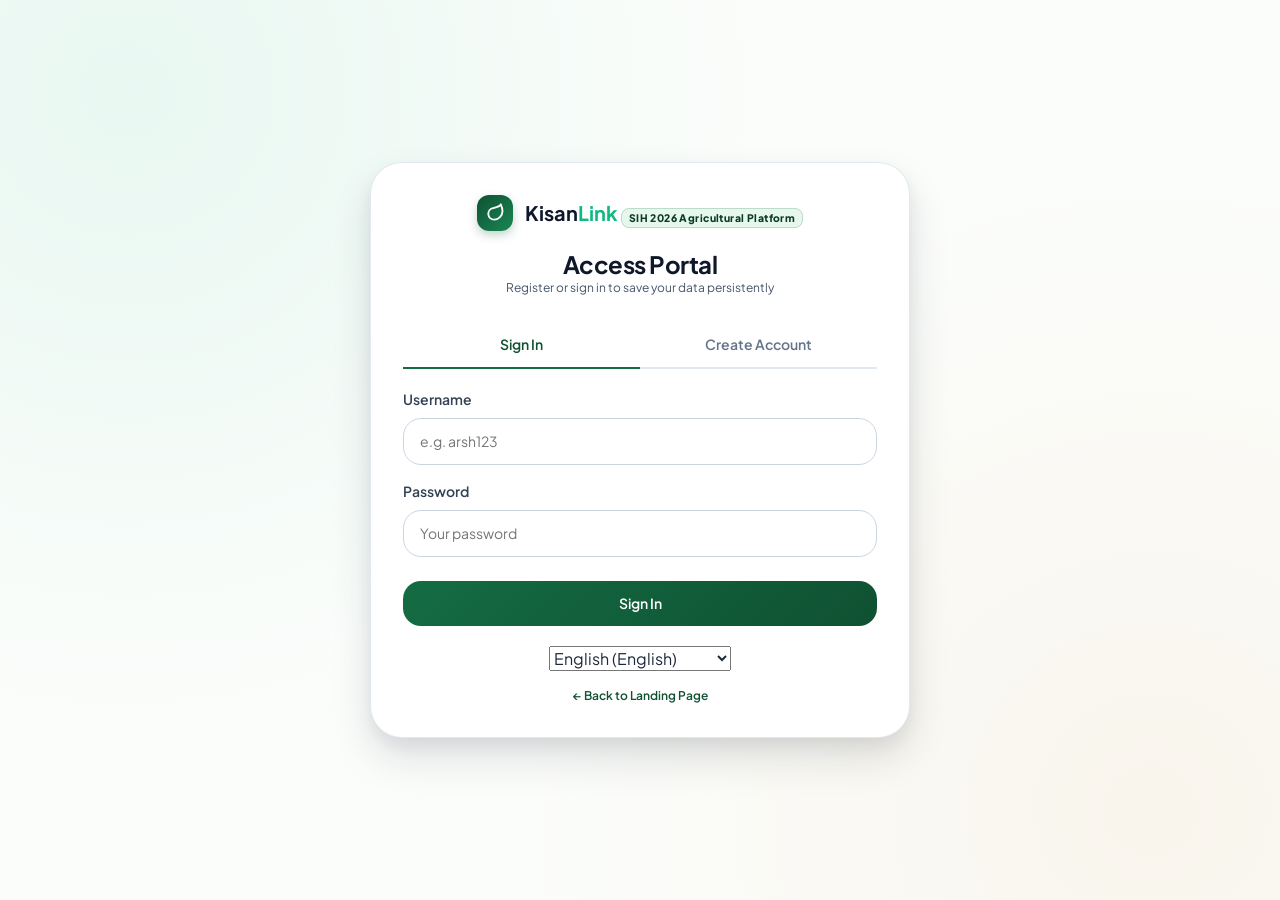
<file: frontend/pages/auth.html>
<!DOCTYPE html>
<html lang="en">

<head>
  <meta charset="UTF-8">
  <link rel="icon" href="data:image/svg+xml,%3Csvg xmlns=%27http://www.w3.org/2000/svg%27 viewBox=%270 0 32 32%27%3E%3Ctext y=%2726%27 font-size=%2726%27%3E%F0%9F%8C%BE%3C/text%3E%3C/svg%3E">
  <script>
    // Where to land after signing in: honour ?next= when it names one of our
    // own dashboards, otherwise fall back to the account's role home. Only a
    // known filename is accepted so ?next= cannot be used as an open redirect.
    function klPostAuthDestination(role) {
      var home = String(role || '').toUpperCase() === 'BUYER' ? 'buyer.html' : 'farmer.html';
      try {
        var next = new URLSearchParams(location.search).get('next');
        if (next === 'farmer.html' || next === 'buyer.html') return next;
      } catch (e) {}
      return home;
    }

    // Tell the user why they were bounced back here.
    document.addEventListener('DOMContentLoaded', function () {
      try {
        if (new URLSearchParams(location.search).get('expired') !== '1') return;
      } catch (e) { return; }
      var host = document.querySelector('.auth-card, form, main, body');
      if (!host) return;
      var note = document.createElement('div');
      note.setAttribute('role', 'status');
      note.style.cssText =
        'margin:0 0 16px;padding:10px 14px;border:1px solid #f59e0b;' +
        'border-left-width:4px;border-radius:8px;background:#fffbeb;' +
        'color:#78350f;font-size:0.82rem;line-height:1.5;';
      note.textContent = 'Your session has ended. Please sign in again to continue.';
      host.insertBefore(note, host.firstChild);
    });
  </script>
  <meta name="viewport" content="width=device-width, initial-scale=1.0">
  <meta name="description"
    content="KisanLink Portal Access — Role Entry and Authentication for Farmers, Buyers, and FPOs.">
  <title>Access Portal — KisanLink | SIH 2026</title>

  <!-- Google Fonts -->
  <link rel="preconnect" href="https://fonts.googleapis.com">
  <link rel="preconnect" href="https://fonts.gstatic.com" crossorigin>
  <!-- Loaded without blocking the parser. A render-blocking font link
       stalled DOMContentLoaded for ~13s whenever the CDN was slow or
       unreachable (offline demo wifi, captive portal), which froze the
       whole dashboard - weather, quality and forecast all waited on it.
       style.css carries a full system-font fallback stack. -->
  <link rel="stylesheet" href="https://fonts.googleapis.com/css2?family=JetBrains+Mono:wght@400;600;700&family=Plus+Jakarta+Sans:wght@400;500;600;700;800&display=swap" media="print" onload="this.media='all';this.onload=null">
  <noscript><link rel="stylesheet" href="https://fonts.googleapis.com/css2?family=JetBrains+Mono:wght@400;600;700&family=Plus+Jakarta+Sans:wght@400;500;600;700;800&display=swap"></noscript>

  <!-- Core Stylesheets -->
  <link rel="stylesheet" href="../css/style.css">
  <link rel="stylesheet" href="../css/components.css">
  <link rel="stylesheet" href="../css/responsive.css">
  <style>
    .auth-page-wrapper {
      min-height: 100vh;
      display: flex;
      align-items: center;
      justify-content: center;
      padding: var(--space-6);
      background: radial-gradient(circle at 10% 10%, rgba(16, 185, 129, 0.08) 0%, transparent 45%),
        radial-gradient(circle at 90% 90%, rgba(217, 119, 6, 0.06) 0%, transparent 45%),
        var(--bg-page);
    }

    .auth-card {
      background-color: #FFFFFF;
      border: 1px solid var(--color-slate-200);
      border-radius: var(--radius-2xl);
      max-width: 540px;
      width: 100%;
      padding: var(--space-8);
      box-shadow: var(--shadow-xl);
    }

    .role-grid-auth {
      display: grid;
      grid-template-columns: 1fr 1fr;
      gap: var(--space-4);
      margin: var(--space-6) 0;
    }

    .role-auth-btn {
      border: 2px solid var(--color-slate-200);
      border-radius: var(--radius-xl);
      padding: var(--space-5) var(--space-4);
      text-align: center;
      cursor: pointer;
      background-color: #FFFFFF;
      transition: all var(--transition-base);
      display: flex;
      flex-direction: column;
      align-items: center;
      gap: var(--space-2);
      text-decoration: none;
      color: inherit;
    }

    .role-auth-btn:hover {
      border-color: var(--color-primary-500);
      background-color: var(--color-primary-50);
      transform: translateY(-2px);
      box-shadow: var(--shadow-sm);
    }

    .role-auth-btn.active {
      border-color: var(--color-primary-600);
      background-color: var(--color-primary-100);
    }

    /* Auth form styles */
    .auth-divider {
      display: flex;
      align-items: center;
      gap: var(--space-3);
      margin: var(--space-5) 0;
      color: var(--color-slate-400);
      font-size: var(--text-xs);
    }
    .auth-divider::before, .auth-divider::after {
      content: '';
      flex: 1;
      border-top: 1px solid var(--color-slate-200);
    }

    .auth-tabs {
      display: flex;
      border-bottom: 2px solid var(--color-slate-200);
      margin-bottom: var(--space-5);
    }
    .auth-tab {
      flex: 1;
      padding: var(--space-3) var(--space-4);
      font-size: var(--text-sm);
      font-weight: var(--weight-semibold);
      text-align: center;
      cursor: pointer;
      color: var(--color-slate-500);
      border-bottom: 2px solid transparent;
      margin-bottom: -2px;
      transition: all 0.2s;
      background: none;
      border-left: none;
      border-right: none;
      border-top: none;
    }
    .auth-tab.active {
      color: var(--color-primary-700);
      border-bottom-color: var(--color-primary-600);
    }
    .auth-tab:hover:not(.active) {
      color: var(--color-slate-700);
      background: var(--color-slate-50);
    }

    .auth-form { display: none; }
    .auth-form.active { display: block; }

    .form-group {
      margin-bottom: var(--space-4);
    }
    .form-label {
      display: block;
      font-size: var(--text-sm);
      font-weight: var(--weight-semibold);
      color: var(--color-slate-700);
      margin-bottom: var(--space-2);
    }
    .form-input {
      width: 100%;
      padding: var(--space-3) var(--space-4);
      border: 1px solid var(--color-slate-300);
      border-radius: var(--radius-lg);
      font-size: var(--text-sm);
      color: var(--color-slate-800);
      background: #fff;
      transition: border-color 0.2s;
      box-sizing: border-box;
    }
    .form-input:focus {
      outline: none;
      border-color: var(--color-primary-500);
      box-shadow: 0 0 0 3px rgba(16, 185, 129, 0.12);
    }
    .form-row {
      display: grid;
      grid-template-columns: 1fr 1fr;
      gap: var(--space-3);
    }

    .auth-error {
      background: #FEF2F2;
      border: 1px solid #FECACA;
      border-radius: var(--radius-lg);
      color: #DC2626;
      padding: var(--space-3) var(--space-4);
      font-size: var(--text-sm);
      margin-bottom: var(--space-4);
      display: none;
    }
    .auth-error.visible { display: block; }

    .auth-success {
      background: #ECFDF5;
      border: 1px solid #A7F3D0;
      border-radius: var(--radius-lg);
      color: #065F46;
      padding: var(--space-3) var(--space-4);
      font-size: var(--text-sm);
      margin-bottom: var(--space-4);
      display: none;
    }
    .auth-success.visible { display: block; }

    .btn-auth {
      width: 100%;
      padding: var(--space-3) var(--space-5);
      background: linear-gradient(135deg, var(--color-primary-600) 0%, var(--color-primary-700) 100%);
      color: white;
      border: none;
      border-radius: var(--radius-lg);
      font-size: var(--text-sm);
      font-weight: var(--weight-semibold);
      cursor: pointer;
      transition: all 0.2s;
      margin-top: var(--space-2);
    }
    .btn-auth:hover { opacity: 0.92; transform: translateY(-1px); }
    .btn-auth:disabled { opacity: 0.6; cursor: not-allowed; transform: none; }

    .role-select-row {
      display: grid;
      grid-template-columns: 1fr 1fr;
      gap: var(--space-3);
      margin-bottom: var(--space-4);
    }
    .role-option {
      border: 2px solid var(--color-slate-200);
      border-radius: var(--radius-lg);
      padding: var(--space-3);
      text-align: center;
      cursor: pointer;
      transition: all 0.2s;
    }
    .role-option.selected {
      border-color: var(--color-primary-600);
      background: var(--color-primary-50);
    }
    .role-option input { display: none; }
    .role-option-label {
      font-size: var(--text-sm);
      font-weight: var(--weight-semibold);
      color: var(--color-slate-700);
    }
    .role-option.selected .role-option-label { color: var(--color-primary-700); }

    .logged-in-banner {
      background: #ECFDF5;
      border: 1px solid #A7F3D0;
      border-radius: var(--radius-lg);
      padding: var(--space-4);
      margin-bottom: var(--space-4);
      display: none;
    }
    .logged-in-banner.visible { display: block; }
  </style>
</head>

<body>

  <div class="auth-page-wrapper">
    <div class="auth-card">
      <div class="text-center" style="margin-bottom: var(--space-6);">
        <a href="../index.html" class="brand-logo" style="justify-content: center; margin-bottom: var(--space-2);">
          <div class="brand-icon-wrapper" style="width: 36px; height: 36px;">
            <svg width="20" height="20" viewBox="0 0 24 24" fill="none" stroke="currentColor" stroke-width="2.2">
              <path d="M11 20A7 7 0 0 1 9.8 6.1C15.5 5 17 4.48 19 2c1 2 2 4.18 2 8 0 5.5-4.78 10-10 10Z" />
            </svg>
          </div>
          <span>Kisan<span class="text-emerald">Link</span></span>
        </a>
        <span class="brand-badge">SIH 2026 Agricultural Platform</span>
        <h1 style="font-size: var(--text-2xl); font-weight: var(--weight-bold); margin-top: var(--space-3);">Access Portal</h1>
        <p style="font-size: var(--text-xs); color: var(--color-slate-600);">Register or sign in to save your data persistently</p>
      </div>

      <!-- Already logged-in banner -->
      <div class="logged-in-banner" id="loggedInBanner">
        <div style="font-size: var(--text-sm); font-weight: var(--weight-semibold); color: #065F46; margin-bottom: var(--space-2);">
          ✓ Signed in as <span id="loggedInName"></span> (<span id="loggedInRole"></span>)
        </div>
        <div style="display: flex; gap: var(--space-3);">
          <a href="farmer.html" class="btn btn-primary btn-sm" id="goDashboardBtn" style="flex: 1; justify-content: center;">Go to Dashboard →</a>
          <button type="button" onclick="handleLogout()" class="btn btn-secondary btn-sm" style="flex: 0 0 auto;">Sign Out</button>
        </div>
      </div>


      <!-- Auth Tabs -->
      <div class="auth-tabs" role="tablist">
        <button type="button" class="auth-tab active" id="tabLogin" role="tab" aria-selected="true" onclick="switchTab('login')">Sign In</button>
        <button type="button" class="auth-tab" id="tabRegister" role="tab" aria-selected="false" onclick="switchTab('register')">Create Account</button>
      </div>

      <!-- Login Form -->
      <div class="auth-form active" id="formLogin" role="tabpanel" aria-labelledby="tabLogin">
        <div class="auth-error" id="loginError"></div>
        <div class="auth-success" id="loginSuccess"></div>

        <div class="form-group">
          <label class="form-label" for="loginUsername">Username</label>
          <input class="form-input" type="text" id="loginUsername" placeholder="e.g. arsh123" autocomplete="username">
        </div>
        <div class="form-group">
          <label class="form-label" for="loginPassword">Password</label>
          <input class="form-input" type="password" id="loginPassword" placeholder="Your password" autocomplete="current-password">
        </div>
        <button type="button" class="btn-auth" id="btnLogin" onclick="handleLogin()">Sign In</button>
      </div>

      <!-- Register Form -->
      <div class="auth-form" id="formRegister" role="tabpanel" aria-labelledby="tabRegister">
        <div class="auth-error" id="registerError"></div>
        <div class="auth-success" id="registerSuccess"></div>

        <div class="form-group">
          <label class="form-label">I am a</label>
          <div class="role-select-row">
            <label class="role-option selected" id="roleFarmer">
              <input type="radio" name="regRole" value="FARMER" checked>
              <div style="font-size: 1.2rem; margin-bottom: 4px;">🌾</div>
              <div class="role-option-label">Farmer / FPO</div>
            </label>
            <label class="role-option" id="roleBuyer">
              <input type="radio" name="regRole" value="BUYER">
              <div style="font-size: 1.2rem; margin-bottom: 4px;">🏭</div>
              <div class="role-option-label">Buyer / Processor</div>
            </label>
          </div>
        </div>

        <div class="form-row">
          <div class="form-group">
            <label class="form-label" for="regName">Full Name</label>
            <input class="form-input" type="text" id="regName" placeholder="e.g. Arsh Gulati" autocomplete="name">
          </div>
          <div class="form-group">
            <label class="form-label" for="regUsername">Username <span style="font-weight:400;color:var(--color-slate-400)">(unique, no spaces)</span></label>
            <input class="form-input" type="text" id="regUsername" placeholder="e.g. arsh123" autocomplete="username">
          </div>
        </div>

        <div class="form-row">
          <div class="form-group">
            <label class="form-label" for="regDistrict">District <span style="font-weight:400;color:var(--color-slate-400)">(optional)</span></label>
            <input class="form-input" type="text" id="regDistrict" placeholder="Nashik">
          </div>
          <div class="form-group">
            <label class="form-label" for="regState">State <span style="font-weight:400;color:var(--color-slate-400)">(optional)</span></label>
            <input class="form-input" type="text" id="regState" placeholder="Maharashtra" value="Maharashtra">
          </div>
        </div>

        <div class="form-group">
          <label class="form-label" for="regPassword">Password <span style="font-weight:400; color: var(--color-slate-400);">(min 4 characters)</span></label>
          <input class="form-input" type="password" id="regPassword" placeholder="Create a password" autocomplete="new-password">
        </div>

        <button type="button" class="btn-auth" id="btnRegister" onclick="handleRegister()">Create Account</button>
      </div>

      <!-- 13-Language Selector -->
      <div style="display: flex; justify-content: center; margin-top: var(--space-5);">
        <div class="kl-lang-dropdown-wrap">
          <select class="kl-lang-select" aria-label="Select preferred language" data-lang-select>
            <option value="en">English (English)</option>
            <option value="hi">हिन्दी (Hindi)</option>
            <option value="mr">मराठी (Marathi)</option>
            <option value="gu">ગુજરાતી (Gujarati)</option>
            <option value="pa">ਪੰਜਾਬੀ (Punjabi)</option>
            <option value="bn">বাংলা (Bengali)</option>
            <option value="ta">தமிழ் (Tamil)</option>
            <option value="te">తెలుగు (Telugu)</option>
            <option value="kn">ಕನ್ನಡ (Kannada)</option>
            <option value="ml">മലയാളം (Malayalam)</option>
            <option value="or">ଓଡ଼ିଆ (Odia)</option>
            <option value="as">অসমীয়া (Assamese)</option>
            <option value="ur">اردو (Urdu)</option>
          </select>
        </div>
      </div>

      <div class="text-center" style="font-size: var(--text-xs); color: var(--color-slate-500); margin-top: var(--space-4);">
        <a href="../index.html" style="color: var(--color-primary-700); font-weight: var(--weight-semibold);">← Back to Landing Page</a>
      </div>
    </div>
  </div>

  <script src="../js/config.js"></script>
  <script src="../js/api.js"></script>
  <script src="../js/i18n.js"></script>
  <script>
    const API_BASE = (window.CONFIG && window.CONFIG.API_BASE_URL) ||
      (window.location.hostname === 'localhost' || window.location.hostname === '127.0.0.1'
        ? 'http://127.0.0.1:5000/api'
        : 'https://kisanlink-backend-42qd.onrender.com/api');

    // ----------------------------------------------------------------
    // Tab switching
    // ----------------------------------------------------------------
    function switchTab(tab) {
      var isLogin = (tab === 'login');
      var formLogin = document.getElementById('formLogin');
      var formRegister = document.getElementById('formRegister');
      var tabLogin = document.getElementById('tabLogin');
      var tabRegister = document.getElementById('tabRegister');
      if (formLogin) formLogin.classList.toggle('active', isLogin);
      if (formRegister) formRegister.classList.toggle('active', !isLogin);
      if (tabLogin) {
        tabLogin.classList.toggle('active', isLogin);
        tabLogin.setAttribute('aria-selected', isLogin ? 'true' : 'false');
      }
      if (tabRegister) {
        tabRegister.classList.toggle('active', !isLogin);
        tabRegister.setAttribute('aria-selected', isLogin ? 'false' : 'true');
      }
      clearMessages();
    }

    function clearMessages() {
      ['loginError','loginSuccess','registerError','registerSuccess'].forEach(function(id) {
        var el = document.getElementById(id);
        if (el) { el.className = el.className.replace(' visible',''); el.textContent = ''; }
      });
    }

    function showMsg(id, text) {
      var el = document.getElementById(id);
      if (!el) return;
      el.textContent = text;
      if (!el.classList.contains('visible')) el.classList.add('visible');
    }

    // ----------------------------------------------------------------
    // Check if already logged in
    // ----------------------------------------------------------------
    function checkLoggedIn() {
      var token = null;
      try { token = localStorage.getItem('kisanlink_auth_token'); } catch(e) {}
      if (!token) return;

      fetch(API_BASE + '/auth/me', {
        headers: { 'Authorization': 'Bearer ' + token, 'Accept': 'application/json' }
      })
      .then(function(r) { return r.json(); })
      .then(function(data) {
        if (data && data.success && data.user) {
          showLoggedInBanner(data.user, data.role);
        }
      })
      .catch(function() {}); // Silently ignore if backend not available
    }

    function showLoggedInBanner(user, role) {
      var banner = document.getElementById('loggedInBanner');
      banner.classList.add('visible');
      document.getElementById('loggedInName').textContent = user.name || 'User';
      document.getElementById('loggedInRole').textContent = (role || user.role || '').toLowerCase();
      var dashBtn = document.getElementById('goDashboardBtn');
      dashBtn.href = (role || user.role || '').toUpperCase() === 'BUYER' ? 'buyer.html' : 'farmer.html';
    }

    // ----------------------------------------------------------------
    // Role selection
    // ----------------------------------------------------------------
    document.querySelectorAll('input[name="regRole"]').forEach(function(radio) {
      radio.addEventListener('change', function() {
        document.getElementById('roleFarmer').classList.toggle('selected', this.value === 'FARMER');
        document.getElementById('roleBuyer').classList.toggle('selected', this.value === 'BUYER');
      });
    });

    function formatAuthError(res, defaultMsg) {
      if (!res) return defaultMsg || 'An unknown error occurred.';
      if (res.status === 401 || res.status === 403) {
        return (res.data && res.data.error) || 'Authentication failed. Please check your username and password.';
      }
      if (res.status === 404) {
        return 'API endpoint not found (HTTP 404). Please verify backend deployment.';
      }
      if (res.status === 409) {
        return (res.data && res.data.error) || 'That username is already taken.';
      }
      if (res.status >= 500) {
        return (res.data && res.data.error) || ('Server error (HTTP ' + res.status + '). Please try again shortly.');
      }
      return (res.data && res.data.error) || defaultMsg || ('Request failed (HTTP ' + res.status + ').');
    }

    // ----------------------------------------------------------------
    // Login
    // ----------------------------------------------------------------
    function handleLogin() {
      clearMessages();
      var username = (document.getElementById('loginUsername').value || '').trim();
      var password = (document.getElementById('loginPassword').value || '').trim();

      if (!username || !password) {
        showMsg('loginError', 'Please enter your username and password.');
        return;
      }

      var btn = document.getElementById('btnLogin');
      btn.disabled = true;
      btn.textContent = 'Signing in…';

      var targetUrl = API_BASE + '/auth/login';
      fetch(targetUrl, {
        method: 'POST',
        headers: { 'Content-Type': 'application/json', 'Accept': 'application/json' },
        body: JSON.stringify({ username: username, password: password })
      })
      .then(function(r) { return r.json().then(function(d) { return { ok: r.ok, data: d, status: r.status }; }); })
      .then(function(res) {
        btn.disabled = false;
        btn.textContent = 'Sign In';
        if (!res.ok || !res.data.success) {
          console.warn('[KisanLink Auth] Login rejected:', res.status, res.data);
          showMsg('loginError', formatAuthError(res, 'Login failed. Check your credentials.'));
          return;
        }
        try { localStorage.setItem('kisanlink_auth_token', res.data.token); } catch(e) {}
        try { localStorage.setItem('kisanlink_user', JSON.stringify(res.data.user)); } catch(e) {}

        showMsg('loginSuccess', 'Signed in! Redirecting…');
        var role = (res.data.user && res.data.user.role) || 'FARMER';
        setTimeout(function() {
          window.location.href = klPostAuthDestination(role);
        }, 800);
      })
      .catch(function(err) {
        btn.disabled = false;
        btn.textContent = 'Sign In';
        console.error('[KisanLink Auth] Network error contacting ' + targetUrl + ':', err);
        var msg = (window.location.hostname === 'localhost' || window.location.hostname === '127.0.0.1')
          ? 'Cannot connect to local KisanLink server. Make sure python backend/app.py is running on port 5000.'
          : 'Cannot reach the KisanLink backend server. Please check your internet connection or try again in a moment.';
        showMsg('loginError', msg);
      });
    }

    // ----------------------------------------------------------------
    // Register
    // ----------------------------------------------------------------
    function handleRegister() {
      clearMessages();
      var roleEl = document.querySelector('input[name="regRole"]:checked');
      var role = roleEl ? roleEl.value : 'FARMER';
      var name = (document.getElementById('regName').value || '').trim();
      var username = (document.getElementById('regUsername').value || '').trim();
      var district = (document.getElementById('regDistrict').value || '').trim();
      var state = (document.getElementById('regState').value || '').trim() || 'Maharashtra';
      var password = (document.getElementById('regPassword').value || '').trim();

      if (!name || !username || !password) {
        showMsg('registerError', 'Full name, username, and password are required.');
        return;
      }
      if (/\s/.test(username)) {
        showMsg('registerError', 'Username cannot contain spaces.');
        return;
      }
      if (password.length < 4) {
        showMsg('registerError', 'Password must be at least 4 characters.');
        return;
      }

      var btn = document.getElementById('btnRegister');
      btn.disabled = true;
      btn.textContent = 'Creating account…';

      var body = { name: name, username: username, password: password, role: role, district: district, state: state };
      if (role === 'BUYER') { body.business_name = name; }

      var targetUrl = API_BASE + '/auth/register';
      fetch(targetUrl, {
        method: 'POST',
        headers: { 'Content-Type': 'application/json', 'Accept': 'application/json' },
        body: JSON.stringify(body)
      })
      .then(function(r) { return r.json().then(function(d) { return { ok: r.ok, data: d, status: r.status }; }); })
      .then(function(res) {
        btn.disabled = false;
        btn.textContent = 'Create Account';
        if (!res.ok || !res.data.success) {
          console.warn('[KisanLink Auth] Register rejected:', res.status, res.data);
          showMsg('registerError', formatAuthError(res, 'Registration failed.'));
          return;
        }
        try { localStorage.setItem('kisanlink_auth_token', res.data.token); } catch(e) {}
        try { localStorage.setItem('kisanlink_user', JSON.stringify(res.data.user)); } catch(e) {}

        showMsg('registerSuccess', 'Account created! Redirecting to dashboard…');
        var userRole = (res.data.user && res.data.user.role) || role;
        setTimeout(function() {
          window.location.href = klPostAuthDestination(userRole);
        }, 900);
      })
      .catch(function(err) {
        btn.disabled = false;
        btn.textContent = 'Create Account';
        console.error('[KisanLink Auth] Network error contacting ' + targetUrl + ':', err);
        var msg = (window.location.hostname === 'localhost' || window.location.hostname === '127.0.0.1')
          ? 'Cannot connect to local KisanLink server. Make sure python backend/app.py is running on port 5000.'
          : 'Cannot reach the KisanLink backend server. Please check your internet connection or try again in a moment.';
        showMsg('registerError', msg);
      });
    }

    // ----------------------------------------------------------------
    // Logout
    // ----------------------------------------------------------------
    function handleLogout() {
      try { localStorage.removeItem('kisanlink_auth_token'); } catch(e) {}
      try { localStorage.removeItem('kisanlink_user'); } catch(e) {}
      document.getElementById('loggedInBanner').classList.remove('visible');
    }

    // ----------------------------------------------------------------
    // Enter key support
    // ----------------------------------------------------------------
    document.getElementById('loginPassword').addEventListener('keydown', function(e) {
      if (e.key === 'Enter') { e.preventDefault(); handleLogin(); }
    });
    document.getElementById('loginUsername').addEventListener('keydown', function(e) {
      if (e.key === 'Enter') { e.preventDefault(); handleLogin(); }
    });
    document.getElementById('regPassword').addEventListener('keydown', function(e) {
      if (e.key === 'Enter') { e.preventDefault(); handleRegister(); }
    });
    document.getElementById('regUsername').addEventListener('keydown', function(e) {
      if (e.key === 'Enter') { e.preventDefault(); handleRegister(); }
    });
    document.getElementById('regName').addEventListener('keydown', function(e) {
      if (e.key === 'Enter') { e.preventDefault(); handleRegister(); }
    });

    // ----------------------------------------------------------------
    // Language selector
    // ----------------------------------------------------------------
    document.querySelectorAll('[data-lang-select]').forEach(function(sel) {
      sel.addEventListener('change', function() {
        if (window.KL_I18n) window.KL_I18n.setLocale(sel.value);
      });
    });

    // ----------------------------------------------------------------
    // Init
    // ----------------------------------------------------------------
    (function initTabFromUrl() {
      try {
        var params = new URLSearchParams(window.location.search);
        var tab = (params.get('tab') || params.get('mode') || '').toLowerCase();
        if (!tab && window.location.hash) {
          tab = window.location.hash.replace('#', '').toLowerCase();
        }
        if (tab === 'register' || tab === 'create' || tab === 'signup') {
          switchTab('register');
        } else {
          switchTab('login');
        }
      } catch (e) {
        switchTab('login');
      }
    })();
    checkLoggedIn();
  </script>
</body>

</html>
</file>
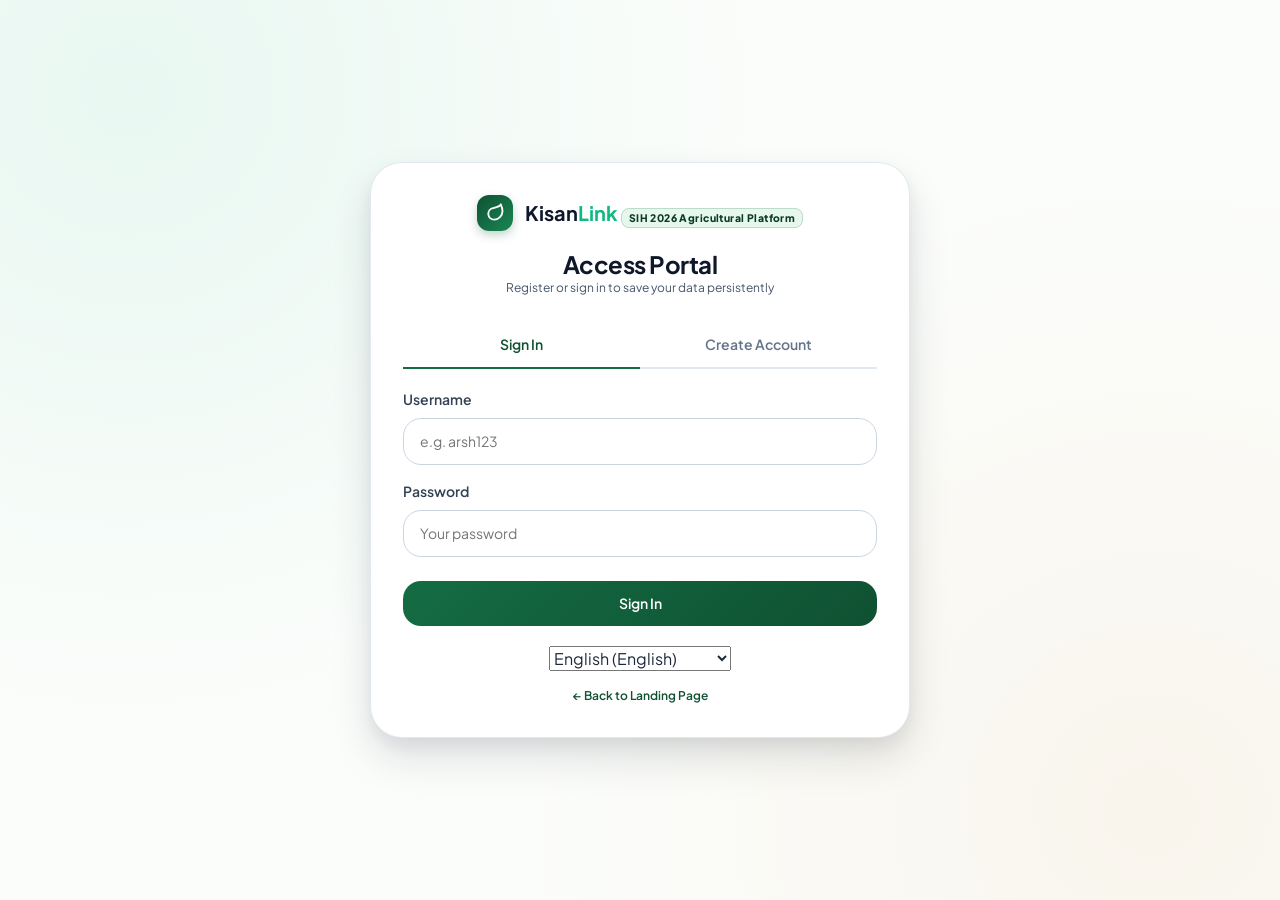
<file: frontend/pages/buyer.html>
<!DOCTYPE html>
<html lang="en">
<head>
  <meta charset="UTF-8">
  <link rel="icon" href="data:image/svg+xml,%3Csvg xmlns=%27http://www.w3.org/2000/svg%27 viewBox=%270 0 32 32%27%3E%3Ctext y=%2726%27 font-size=%2726%27%3E%F0%9F%8C%BE%3C/text%3E%3C/svg%3E">
  <script>
    function klLotPrice(lot) {
      var v = lot.expected_price != null && lot.expected_price !== ''
        ? lot.expected_price
        : lot.price_per_qtl;
      var n = Number(v);
      if (v == null || v === '' || !isFinite(n) || n <= 0) return '';
      return '\u20B9' + n.toLocaleString('en-IN', { maximumFractionDigits: 2 }) + '/QTL';
    }
  </script>
  <!-- Auth guard: a dashboard is a protected view. Runs before anything else
       renders so an unauthenticated visitor never sees a half-populated
       dashboard. Session validity is confirmed against /auth/me below. -->
  <script>
    (function () {
      var token = null;
      try { token = localStorage.getItem('kisanlink_auth_token'); } catch (e) {}
      if (!token) {
        var here = location.pathname.split('/').pop() || 'buyer.html';
        location.replace('auth.html?next=' + encodeURIComponent(here));
      }
    })();
  </script>
  <meta name="viewport" content="width=device-width, initial-scale=1.0">
  <meta name="description" content="KisanLink Buyer Dashboard — Direct crop sourcing from verified farmers and FPOs, requirement matching, and digital offers.">
  <title>Buyer Dashboard — KisanLink | SIH 2026</title>

  <!-- Google Fonts -->
  <link rel="preconnect" href="https://fonts.googleapis.com">
  <link rel="preconnect" href="https://fonts.gstatic.com" crossorigin>
  <!-- Loaded without blocking the parser. A render-blocking font link
       stalled DOMContentLoaded for ~13s whenever the CDN was slow or
       unreachable (offline demo wifi, captive portal), which froze the
       whole dashboard - weather, quality and forecast all waited on it.
       style.css carries a full system-font fallback stack. -->
  <link rel="stylesheet" href="https://fonts.googleapis.com/css2?family=JetBrains+Mono:wght@400;600;700&family=Plus+Jakarta+Sans:wght@400;500;600;700;800&display=swap" media="print" onload="this.media='all';this.onload=null">
  <noscript><link rel="stylesheet" href="https://fonts.googleapis.com/css2?family=JetBrains+Mono:wght@400;600;700&family=Plus+Jakarta+Sans:wght@400;500;600;700;800&display=swap"></noscript>

  <!-- Core Stylesheets -->
  <link rel="stylesheet" href="../css/style.css">
  <link rel="stylesheet" href="../css/components.css">
  <link rel="stylesheet" href="../css/dashboard.css">
  <link rel="stylesheet" href="../css/responsive.css">
  <link rel="stylesheet" href="../css/logistics.css">
</head>
<body>

  <div class="dashboard-layout">
    <!-- =======================================================================
         BUYER DASHBOARD SIDEBAR
         ======================================================================= -->
    <aside class="dashboard-sidebar" id="buyer-sidebar">
      <div class="sidebar-header">
        <a href="../index.html" class="brand-logo" style="font-size: var(--text-lg);">
          <div class="brand-icon-wrapper" style="width: 32px; height: 32px;">
            <svg width="18" height="18" viewBox="0 0 24 24" fill="none" stroke="currentColor" stroke-width="2.2">
              <path d="M11 20A7 7 0 0 1 9.8 6.1C15.5 5 17 4.48 19 2c1 2 2 4.18 2 8 0 5.5-4.78 10-10 10Z"/>
            </svg>
          </div>
          <span>Kisan<span class="text-emerald">Link</span></span>
        </a>
      </div>

      <nav class="sidebar-nav" aria-label="Buyer Navigation">
        <a href="#overview-section" class="sidebar-link active">
          <svg width="18" height="18" viewBox="0 0 24 24" fill="none" stroke="currentColor" stroke-width="2">
            <rect width="7" height="9" x="3" y="3" rx="1"/>
            <rect width="7" height="5" x="14" y="3" rx="1"/>
            <rect width="7" height="9" x="14" y="12" rx="1"/>
            <rect width="7" height="5" x="3" y="16" rx="1"/>
          </svg>
          <span>Overview</span>
        </a>

        <a href="#demands-section" class="sidebar-link">
          <svg width="18" height="18" viewBox="0 0 24 24" fill="none" stroke="currentColor" stroke-width="2">
            <path d="M14 2H6a2 2 0 0 0-2 2v16a2 2 0 0 0 2 2h12a2 2 0 0 0 2-2V8z"/>
            <polyline points="14 2 14 8 20 8"/>
          </svg>
          <span>My Requirements</span>
          <span class="sidebar-link-badge badge-success" id="buyer-req-badge">0</span>
        </a>

        <a href="#available-lots-section" class="sidebar-link">
          <svg width="18" height="18" viewBox="0 0 24 24" fill="none" stroke="currentColor" stroke-width="2">
            <path d="M11 20A7 7 0 0 1 9.8 6.1C15.5 5 17 4.48 19 2c1 2 2 4.18 2 8 0 5.5-4.78 10-10 10Z"/>
          </svg>
          <span>Available Lots</span>
        </a>

        <a href="#offers-sent-section" class="sidebar-link">
          <svg width="18" height="18" viewBox="0 0 24 24" fill="none" stroke="currentColor" stroke-width="2">
            <path d="m3 3 3 9-3 9 19-9Z"/>
            <path d="M6 12h16"/>
          </svg>
          <span>Offers Sent</span>
          <span class="sidebar-link-badge badge-amber" id="buyer-offers-badge">0</span>
        </a>

        <a href="#transactions-section" class="sidebar-link">
          <svg width="18" height="18" viewBox="0 0 24 24" fill="none" stroke="currentColor" stroke-width="2">
            <path d="M12 22s8-4 8-10V5l-8-3-8 3v7c0 6 8 10 8 10"/>
            <polyline points="9 12 11 14 15 10"/>
          </svg>
          <span>Transactions</span>
        </a>

        <a href="#logistics-section" class="sidebar-link">
          <svg width="18" height="18" viewBox="0 0 24 24" fill="none" stroke="currentColor" stroke-width="2">
            <path d="M14 18V6a2 2 0 0 0-2-2H4a2 2 0 0 0-2 2v11a1 1 0 0 0 1 1h2"/>
            <path d="M15 18H9"/>
            <path d="M19 18h2a1 1 0 0 0 1-1v-5l-3-4h-4v10"/>
            <circle cx="7" cy="18" r="2"/>
            <circle cx="17" cy="18" r="2"/>
          </svg>
          <span>Logistics</span>
          <span class="sidebar-link-badge badge-sky" id="buyer-logistics-badge">0</span>
        </a>
      </nav>

      <div class="sidebar-footer">
        <!-- 13-Language Selector -->
        <div class="kl-lang-dropdown-wrap" style="width:100%;margin-bottom:var(--space-3);">
          <select class="kl-lang-select" style="width:100%;" aria-label="Select preferred language" data-lang-select>
            <option value="en">English</option>
            <option value="hi">हिन्दी</option>
            <option value="mr">मराठी</option>
            <option value="gu">ગુજરાતી</option>
            <option value="pa">ਪੰਜਾਬੀ</option>
            <option value="bn">বাংলা</option>
            <option value="ta">தமிழ்</option>
            <option value="te">తెలుగు</option>
            <option value="kn">ಕನ್ನಡ</option>
            <option value="ml">മലയാളം</option>
            <option value="or">ଓଡ଼ିଆ</option>
            <option value="as">অসমীয়া</option>
            <option value="ur">اردو</option>
          </select>
        </div>

        <!-- Buyer Profile (dynamic from /api/auth/me) -->
        <div class="user-profile-badge" id="buyer-profile-badge" style="cursor:pointer;" onclick="document.getElementById('buyer-profile-panel').classList.toggle('panel-open')">
          <div class="user-avatar" id="buyer-avatar">?</div>
          <div class="user-info">
            <h4 id="buyer-name">Loading…</h4>
            <p id="buyer-role">Buyer</p>
          </div>
          <svg width="14" height="14" viewBox="0 0 24 24" fill="none" stroke="currentColor" stroke-width="2" style="margin-left:auto;flex-shrink:0;"><polyline points="6 9 12 15 18 9"/></svg>
        </div>
        <!-- Profile Panel -->
        <div id="buyer-profile-panel" class="profile-panel" hidden>
          <div class="profile-panel-row">
            <span class="profile-panel-label">Username</span>
            <span id="buyer-username" class="profile-panel-val">—</span>
          </div>
          <div class="profile-panel-row" style="gap:6px;">
            <button type="button" class="btn btn-outline btn-xs" style="flex:1;" onclick="location.href='farmer.html'">Switch to Farmer</button>
            <button type="button" class="btn btn-xs" style="flex:1;background:#e11d48;color:#fff;border:none;cursor:pointer;"
              onclick="localStorage.removeItem('kisanlink_auth_token');localStorage.removeItem('kisanlink_user');location.href='auth.html';">Logout</button>
          </div>
        </div>
      </div>
    </aside>

    <!-- =======================================================================
         MAIN BUYER DASHBOARD BODY
         ======================================================================= -->
    <main class="dashboard-main">
      <!-- Topbar Header -->
      <header class="dashboard-topbar">
        <div class="topbar-left">
          <button type="button" class="sidebar-toggle-btn" aria-label="Toggle sidebar menu">
            <svg width="20" height="20" viewBox="0 0 24 24" fill="none" stroke="currentColor" stroke-width="2">
              <line x1="4" x2="20" y1="12" y2="12"/>
              <line x1="4" x2="20" y1="6" y2="6"/>
              <line x1="4" x2="20" y1="18" y2="18"/>
            </svg>
          </button>
          <div class="dashboard-title-group">
            <h1>Buyer Procurement Dashboard</h1>
            <p id="buyer-topbar-sub">KisanLink — Direct Farm-to-Buyer Sourcing</p>
          </div>
        </div>

        <div class="topbar-right">
          <!-- Language Topbar Selector -->
          <div class="kl-lang-dropdown-wrap">
            <select class="kl-lang-select" aria-label="Language selector" data-lang-select>
              <option value="en">English</option>
              <option value="hi">हिन्दी</option>
              <option value="mr">मराठी</option>
              <option value="gu">ગુજરાતી</option>
              <option value="pa">ਪੰਜਾਬੀ</option>
              <option value="bn">বাংলা</option>
              <option value="ta">தமிழ்</option>
              <option value="te">తెలుగు</option>
              <option value="kn">ಕನ್ನಡ</option>
              <option value="ml">മലയാളം</option>
              <option value="or">ଓଡ଼ିଆ</option>
              <option value="as">অসমীয়া</option>
              <option value="ur">اردو</option>
            </select>
          </div>

          <button type="button" class="btn btn-primary btn-sm open-create-demand-modal">
            <span>+ Create Requirement</span>
          </button>
          <a href="farmer.html" class="btn btn-outline btn-sm">
            <span>Switch to Farmer Portal</span>
          </a>
          <a href="../index.html" class="btn btn-ghost btn-sm">
            <span>Home</span>
          </a>
          <button type="button" class="btn btn-ghost btn-sm" style="color:#e11d48;"
            onclick="localStorage.removeItem('kisanlink_auth_token');localStorage.removeItem('kisanlink_user');location.href='auth.html';"
            title="Logout">Logout</button>
        </div>
      </header>

      <div class="dashboard-body">
        <!-- ==================================================================
             1. OVERVIEW METRICS (dynamic — loaded from backend)
             ================================================================== -->
        <section class="metric-grid" id="overview-section">
          <div class="stat-widget">
            <div>
              <div class="stat-label">My Requirements</div>
              <div class="stat-value" id="buyer-stat-reqs">—</div>
              <div class="stat-subtext">Active sourcing demands</div>
            </div>
            <div class="stat-icon-wrapper">
              <svg width="22" height="22" viewBox="0 0 24 24" fill="none" stroke="currentColor" stroke-width="2">
                <path d="M14 2H6a2 2 0 0 0-2 2v16a2 2 0 0 0 2 2h12a2 2 0 0 0 2-2V8z"/>
              </svg>
            </div>
          </div>

          <div class="stat-widget widget-amber">
            <div>
              <div class="stat-label">Available Farmer Lots</div>
              <div class="stat-value" id="buyer-stat-lots">—</div>
              <div class="stat-subtext">Active lots from farmers</div>
            </div>
            <div class="stat-icon-wrapper" style="background-color: var(--color-accent-amber-light); color: var(--color-accent-amber);">
              <svg width="22" height="22" viewBox="0 0 24 24" fill="none" stroke="currentColor" stroke-width="2">
                <path d="M16 21v-2a4 4 0 0 0-4-4H6a4 4 0 0 0-4 4v2"/>
                <circle cx="9" cy="7" r="4"/>
              </svg>
            </div>
          </div>

          <div class="stat-widget widget-sky">
            <div>
              <div class="stat-label">Account</div>
              <div class="stat-value" id="buyer-stat-username" style="font-size:1.2rem;">—</div>
              <div class="stat-subtext">Buyer Portal</div>
            </div>
            <div class="stat-icon-wrapper" style="background-color: var(--color-accent-sky-light); color: var(--color-accent-sky);">
              <svg width="22" height="22" viewBox="0 0 24 24" fill="none" stroke="currentColor" stroke-width="2">
                <path d="M20 21v-2a4 4 0 0 0-4-4H8a4 4 0 0 0-4 4v2"/>
                <circle cx="12" cy="7" r="4"/>
              </svg>
            </div>
          </div>

          <div class="stat-widget widget-rose">
            <div>
              <div class="stat-label">Offers Sent</div>
              <div class="stat-value" id="buyer-stat-offers">&mdash;</div>
              <div class="stat-subtext">Direct to farmers, no broker</div>
            </div>
            <div class="stat-icon-wrapper" style="background-color: var(--color-accent-rose-light); color: var(--color-accent-rose);">
              <svg width="22" height="22" viewBox="0 0 24 24" fill="none" stroke="currentColor" stroke-width="2">
                <path d="M11 20A7 7 0 0 1 9.8 6.1C15.5 5 17 4.48 19 2c1 2 2 4.18 2 8 0 5.5-4.78 10-10 10Z"/>
              </svg>
            </div>
          </div>
        </section>

        <!-- ==================================================================
             2. MY SOURCING REQUIREMENTS (from backend /api/buyer-requirements)
             ================================================================== -->
        <section id="demands-section">
          <div class="flex items-center justify-between" style="margin-bottom: var(--space-4);">
            <div>
              <h2 style="font-size: var(--text-lg); font-weight: var(--weight-bold);">My Sourcing Requirements</h2>
              <p style="font-size: var(--text-xs); color: var(--color-slate-500);">Your open sourcing requirements visible to matched farmers and FPOs</p>
            </div>
            <button type="button" class="btn btn-primary btn-sm open-create-demand-modal">
              <span>+ Post Requirement</span>
            </button>
          </div>

          <div class="lot-grid" id="buyer-demands-container">
            <div class="empty-state" style="grid-column: 1 / -1;">
              <div class="cqa-spinner-ring" style="width:28px;height:28px;border-width:3px;margin:0 auto 8px;"></div>
              <p style="font-size:var(--text-xs);color:var(--color-slate-500);">Loading requirements…</p>
            </div>
          </div>
        </section>

        <!-- ==================================================================
             3. AVAILABLE FARMER LOTS (from backend /api/lots)
             ================================================================== -->
        <section id="available-lots-section">
          <div class="flex items-center justify-between" style="margin-bottom: var(--space-4);">
            <div>
              <h2 style="font-size: var(--text-lg); font-weight: var(--weight-bold);">Available Farmer Lots</h2>
              <p style="font-size: var(--text-xs); color: var(--color-slate-500);">Active lots listed by farmers across the platform</p>
            </div>
            <span class="badge badge-verified">Direct Farm-Gate</span>
          </div>
          <div style="margin-bottom:var(--space-3);">
            <select id="buyer-lots-filter" class="form-select" style="max-width:200px;" onchange="buyerLoadAvailableLots()">
              <option value="">All Commodities</option>
            </select>
            <input type="search" id="buyer-lots-crop-search" class="form-input" placeholder="Search crop…" style="max-width:180px;margin-left:8px;">
          </div>
          <div class="lot-grid" id="buyer-lots-container">
            <div class="empty-state" style="grid-column: 1 / -1;">
              <div class="cqa-spinner-ring" style="width:28px;height:28px;border-width:3px;margin:0 auto 8px;"></div>
              <p style="font-size:var(--text-xs);color:var(--color-slate-500);">Loading available lots…</p>
            </div>
          </div>
        </section>

        <!-- ==================================================================
             4. OFFERS SENT (from backend /api/offers/my)
             ================================================================== -->
        <section id="offers-sent-section">
          <div class="flex items-center justify-between" style="margin-bottom: var(--space-4);">
            <div>
              <h2 style="font-size: var(--text-lg); font-weight: var(--weight-bold);">Offers You Have Sent</h2>
              <p style="font-size: var(--text-xs); color: var(--color-slate-500);">Every offer goes straight to the farmer who listed the lot &mdash; no broker in between</p>
            </div>
          </div>
          <div id="buyer-offers-container">
            <div class="empty-state">
              <div class="cqa-spinner-ring" style="width:28px;height:28px;border-width:3px;margin:0 auto 8px;"></div>
              <p style="font-size:var(--text-xs);color:var(--color-slate-500);">Loading your offers&hellip;</p>
            </div>
          </div>
        </section>

        <!-- ==================================================================
             5. TRANSACTIONS (from backend /api/transactions/my)
             ================================================================== -->
        <section id="transactions-section">
          <div class="flex items-center justify-between" style="margin-bottom: var(--space-4);">
            <div>
              <h2 style="font-size: var(--text-lg); font-weight: var(--weight-bold);">Procurement Milestone Tracker</h2>
              <p style="font-size: var(--text-xs); color: var(--color-slate-500);">Deals created when a farmer accepts your offer. The same deal is visible to the farmer.</p>
            </div>
          </div>
          <div id="buyer-transactions-container">
            <div class="empty-state">
              <div class="cqa-spinner-ring" style="width:28px;height:28px;border-width:3px;margin:0 auto 8px;"></div>
              <p style="font-size:var(--text-xs);color:var(--color-slate-500);">Loading your purchases&hellip;</p>
            </div>
          </div>
        </section>

        <!-- ==================================================================
             6. TRANSPORTATION & LOGISTICS (from real /api/logistics/*)
             ================================================================== -->
        <section id="logistics-section" class="logistics-section">
          <div class="logistics-header-bar">
            <div class="logistics-title-group">
              <h2>
                <svg width="20" height="20" viewBox="0 0 24 24" fill="none" stroke="currentColor" stroke-width="2.2">
                  <path d="M14 18V6a2 2 0 0 0-2-2H4a2 2 0 0 0-2 2v11a1 1 0 0 0 1 1h2"/>
                  <path d="M15 18H9"/>
                  <path d="M19 18h2a1 1 0 0 0 1-1v-5l-3-4h-4v10"/>
                  <circle cx="7" cy="18" r="2"/>
                  <circle cx="17" cy="18" r="2"/>
                </svg>
                <span>Transportation &amp; Logistics</span>
              </h2>
              <p>Farm-gate produce pickup, verified fleet assignments &amp; real-time delivery status</p>
            </div>
            <div class="logistics-action-buttons">
              <button type="button" class="btn btn-outline btn-sm" id="logistics-refresh-btn" title="Refresh transport requests">
                <span>&#8635; Refresh</span>
              </button>
              <button type="button" class="btn btn-primary btn-sm open-request-transport-modal">
                <span>+ Request Transportation</span>
              </button>
            </div>
          </div>

          <!-- Overview Metric Widgets -->
          <div class="logistics-metric-grid">
            <div class="logistics-metric-card">
              <div>
                <div class="logistics-metric-label">Total Bookings</div>
                <div class="logistics-metric-val" id="logistics-stat-total">0</div>
                <div class="logistics-metric-sub">All transport requests</div>
              </div>
              <div class="logistics-metric-icon logistics-icon-primary">
                <svg width="20" height="20" viewBox="0 0 24 24" fill="none" stroke="currentColor" stroke-width="2">
                  <path d="M14 2H6a2 2 0 0 0-2 2v16a2 2 0 0 0 2 2h12a2 2 0 0 0 2-2V8z"/>
                  <polyline points="14 2 14 8 20 8"/>
                </svg>
              </div>
            </div>

            <div class="logistics-metric-card">
              <div>
                <div class="logistics-metric-label">Active / Pending</div>
                <div class="logistics-metric-val" id="logistics-stat-active">0</div>
                <div class="logistics-metric-sub">Awaiting pickup or assigned</div>
              </div>
              <div class="logistics-metric-icon logistics-icon-amber">
                <svg width="20" height="20" viewBox="0 0 24 24" fill="none" stroke="currentColor" stroke-width="2">
                  <circle cx="12" cy="12" r="10"/>
                  <polyline points="12 6 12 12 16 14"/>
                </svg>
              </div>
            </div>

            <div class="logistics-metric-card">
              <div>
                <div class="logistics-metric-label">In Transit</div>
                <div class="logistics-metric-val" id="logistics-stat-transit">0</div>
                <div class="logistics-metric-sub">En route to destination</div>
              </div>
              <div class="logistics-metric-icon logistics-icon-sky">
                <svg width="20" height="20" viewBox="0 0 24 24" fill="none" stroke="currentColor" stroke-width="2">
                  <path d="M14 18V6a2 2 0 0 0-2-2H4a2 2 0 0 0-2 2v11a1 1 0 0 0 1 1h2"/>
                  <path d="M15 18H9"/>
                  <path d="M19 18h2a1 1 0 0 0 1-1v-5l-3-4h-4v10"/>
                  <circle cx="7" cy="18" r="2"/>
                  <circle cx="17" cy="18" r="2"/>
                </svg>
              </div>
            </div>

            <div class="logistics-metric-card">
              <div>
                <div class="logistics-metric-label">Delivered</div>
                <div class="logistics-metric-val" id="logistics-stat-delivered">0</div>
                <div class="logistics-metric-sub">Safely delivered to destination</div>
              </div>
              <div class="logistics-metric-icon logistics-icon-emerald">
                <svg width="20" height="20" viewBox="0 0 24 24" fill="none" stroke="currentColor" stroke-width="2">
                  <path d="M22 11.08V12a10 10 0 1 1-5.93-9.14"/>
                  <polyline points="22 4 12 14.01 9 11.01"/>
                </svg>
              </div>
            </div>
          </div>

          <!-- Status Filter Tabs -->
          <div class="logistics-filters-bar">
            <div class="logistics-status-pills">
              <button type="button" class="logistics-pill-btn active" data-status="ALL">
                <span>All Requests</span>
              </button>
              <button type="button" class="logistics-pill-btn" data-status="REQUESTED">
                <span>Pending / Requested</span>
              </button>
              <button type="button" class="logistics-pill-btn" data-status="ASSIGNED">
                <span>Assigned</span>
              </button>
              <button type="button" class="logistics-pill-btn" data-status="IN_TRANSIT">
                <span>In Transit</span>
              </button>
              <button type="button" class="logistics-pill-btn" data-status="DELIVERED">
                <span>Delivered</span>
              </button>
              <button type="button" class="logistics-pill-btn" data-status="CANCELLED">
                <span>Cancelled</span>
              </button>
            </div>
          </div>

          <!-- Active Transport Requests List -->
          <div id="logistics-requests-container">
            <div class="empty-state">
              <div class="cqa-spinner-ring" style="width:28px;height:28px;border-width:3px;margin:0 auto 8px;"></div>
              <p style="font-size:var(--text-xs);color:var(--color-slate-500);">Loading transport requests&hellip;</p>
            </div>
          </div>

          <!-- Available Transporters Preview -->
          <div style="margin-top: var(--space-6);">
            <div class="flex items-center justify-between" style="margin-bottom: var(--space-2);">
              <h3 style="font-size: var(--text-sm); font-weight: var(--weight-bold); color: var(--color-slate-800);">
                Available Transporter Network
              </h3>
              <span style="font-size: 0.7rem; color: var(--color-slate-400);">From /api/logistics/transporters</span>
            </div>
            <div id="logistics-transporters-container"></div>
          </div>
        </section>
      </div>
    </main>
  </div>

  <!-- =========================================================================
       CREATE SOURCING REQUIREMENT MODAL
       ========================================================================= -->
  <div class="modal-backdrop" id="create-demand-modal" aria-hidden="true" role="dialog" aria-modal="true" aria-labelledby="modal-demand-title">
    <div class="modal-dialog" style="max-width: 600px;">
      <button type="button" class="modal-close-btn" id="close-create-demand-modal" aria-label="Close modal">&times;</button>

      <div class="section-tag" style="margin-bottom: var(--space-2);">Sourcing Requirement</div>
      <h3 id="modal-demand-title" style="font-size: var(--text-xl); margin-bottom: var(--space-2);">Post Sourcing Requirement</h3>
      <p style="font-size: var(--text-xs); color: var(--color-slate-600); margin-bottom: var(--space-6);">
        Specify crop, quantity, quality grade, delivery location and date.
      </p>

      <form id="create-demand-form">
        <div class="form-row">
          <div class="form-group">
            <label class="form-label" for="demand-crop">Crop Commodity *</label>
            <input class="form-input" id="demand-crop-search" type="search" placeholder="Search crop…" style="margin-bottom:6px;">
            <select class="form-select" id="demand-crop" name="crop" required>
              <option value="">Loading commodities…</option>
            </select>
          </div>

          <div class="form-group">
            <label class="form-label" for="demand-grade">Required Grade *</label>
            <select class="form-select" id="demand-grade" name="grade" required>
              <option value="Grade A" selected>Grade A (Processing Grade)</option>
              <option value="Grade A or B">Grade A or B</option>
              <option value="Standard Commercial">Standard Commercial</option>
            </select>
          </div>
        </div>

        <div class="form-row">
          <div class="form-group">
            <label class="form-label" for="demand-quantity">Required Volume (QTL) *</label>
            <input type="number" class="form-input" id="demand-quantity" name="quantity" min="1" step="1" placeholder="e.g. 50" required>
          </div>

          <div class="form-group">
            <label class="form-label" for="demand-date">Required Delivery Date *</label>
            <input type="date" class="form-input" id="demand-date" name="requiredDate" required>
          </div>
        </div>

        <div class="form-group">
          <label class="form-label" for="demand-location">Plant / Delivery Location *</label>
          <input type="text" class="form-input" id="demand-location" name="deliveryLocation" placeholder="e.g. Pune Food Park, Sanaswadi" required>
        </div>

        <div class="form-group">
          <label class="form-label" for="demand-price">Max Offer Rate (₹/QTL) — Optional</label>
          <input type="number" class="form-input" id="demand-price" name="offeredRate" placeholder="e.g. 3200">
        </div>

        <div class="flex items-center justify-end gap-3" style="margin-top: var(--space-6); padding-top: var(--space-4); border-top: 1px solid var(--color-slate-200);">
          <button type="button" class="btn btn-outline btn-sm" onclick="document.getElementById('create-demand-modal').classList.remove('modal-open')">
            <span>Cancel</span>
          </button>
          <button type="submit" class="btn btn-primary btn-sm" id="demand-submit-btn">
            <span>Publish Requirement</span>
          </button>
        </div>
      </form>
    </div>
  </div>

  <!-- =========================================================================
       REQUEST TRANSPORTATION MODAL (maps to real POST /api/logistics/requests)
       ========================================================================= -->
  <div class="modal-backdrop" id="request-transport-modal" aria-hidden="true" role="dialog" aria-modal="true" aria-labelledby="modal-transport-title">
    <div class="modal-dialog" style="max-width: 620px;">
      <button type="button" class="modal-close-btn" id="close-request-transport-modal" aria-label="Close modal">&times;</button>

      <div class="section-tag" style="margin-bottom: var(--space-2);">Farm-Gate Logistics</div>
      <h3 id="modal-transport-title" style="font-size: var(--text-xl); margin-bottom: var(--space-2);">Request Transportation</h3>
      <p style="font-size: var(--text-xs); color: var(--color-slate-600); margin-bottom: var(--space-4);">
        Book produce pickup from farm gate to destination mandi or processing facility.
      </p>

      <form id="request-transport-form" novalidate>
        <!-- Linkage to Lot or Transaction -->
        <div class="form-row">
          <div class="form-group">
            <label class="form-label" for="req-lot-id">Crop Lot ID</label>
            <input type="number" class="form-input" id="req-lot-id" name="lot_id" placeholder="e.g. 1" min="1">
            <span style="font-size: 0.68rem; color: var(--color-slate-400);">Provide either Lot ID or Transaction ID</span>
          </div>
          <div class="form-group">
            <label class="form-label" for="req-tx-id">Transaction ID (Optional)</label>
            <input type="number" class="form-input" id="req-tx-id" name="transaction_id" placeholder="e.g. 1" min="1">
            <span style="font-size: 0.68rem; color: var(--color-slate-400);">If booking against accepted deal</span>
          </div>
        </div>

        <!-- Pickup Location -->
        <div class="form-row">
          <div class="form-group">
            <label class="form-label" for="req-pickup-dist">Pickup District *</label>
            <input type="text" class="form-input" id="req-pickup-dist" name="pickup_district" placeholder="e.g. Pune" required>
          </div>
          <div class="form-group">
            <label class="form-label" for="req-pickup-addr">Pickup Farm / Gate Address</label>
            <input type="text" class="form-input" id="req-pickup-addr" name="pickup_address" placeholder="e.g. Gat No. 42, Baramati Farm">
          </div>
        </div>

        <!-- Destination Location -->
        <div class="form-row">
          <div class="form-group">
            <label class="form-label" for="req-drop-dist">Destination District *</label>
            <input type="text" class="form-input" id="req-drop-dist" name="drop_district" placeholder="e.g. Mumbai / Pune" required>
          </div>
          <div class="form-group">
            <label class="form-label" for="req-drop-addr">Destination Mandi / Delivery Address</label>
            <input type="text" class="form-input" id="req-drop-addr" name="drop_address" placeholder="e.g. APMC Market Yard, Gate 2">
          </div>
        </div>

        <!-- Volume & Vehicle Type -->
        <div class="form-row">
          <div class="form-group">
            <label class="form-label" for="req-quantity">Cargo Quantity *</label>
            <input type="number" class="form-input" id="req-quantity" name="quantity" min="0.01" step="any" placeholder="e.g. 40" required>
          </div>
          <div class="form-group">
            <label class="form-label" for="req-unit">Unit *</label>
            <select class="form-select" id="req-unit" name="unit" required>
              <option value="QUINTAL" selected>QUINTAL (100 kg)</option>
              <option value="TONNE">TONNE (1000 kg)</option>
              <option value="KG">KG</option>
            </select>
          </div>
        </div>

        <div class="form-row">
          <div class="form-group">
            <label class="form-label" for="req-vehicle-type">Vehicle Requirement *</label>
            <select class="form-select" id="req-vehicle-type" name="vehicle_type" required>
              <option value="TEMPO" selected>Tempo / Mini Truck (up to 2.5T)</option>
              <option value="PICKUP">Pickup Truck (up to 1.5T)</option>
              <option value="TRACTOR_TROLLEY">Tractor Trolley (Farm-to-Mandi, up to 4T)</option>
              <option value="TRUCK_9T">9-Tonne Commercial Truck</option>
              <option value="TRUCK_16T">16-Tonne Heavy Truck</option>
            </select>
          </div>
          <div class="form-group">
            <label class="form-label" for="req-date">Scheduled Pickup Date *</label>
            <input type="date" class="form-input" id="req-date" name="scheduled_date" required>
          </div>
        </div>

        <!-- Notes -->
        <div class="form-group">
          <label class="form-label" for="req-notes">Handling Instructions / Notes</label>
          <textarea class="form-input" id="req-notes" name="notes" rows="2" maxlength="500" placeholder="e.g. Keep dry, morning pickup preferred, produce bagged in 50kg jute bags."></textarea>
        </div>

        <div id="request-transport-feedback" class="bp-feedback" role="alert" hidden style="margin-top:var(--space-2);font-size:var(--text-xs);"></div>

        <div class="flex items-center justify-end gap-3" style="margin-top: var(--space-4); padding-top: var(--space-4); border-top: 1px solid var(--color-slate-200);">
          <button type="button" class="btn btn-outline btn-sm" id="cancel-request-transport-modal">
            <span>Cancel</span>
          </button>
          <button type="submit" class="btn btn-primary btn-sm" id="request-transport-submit-btn">
            <span>Submit Transport Request</span>
          </button>
        </div>
      </form>
    </div>
  </div>

  <!-- Toast Notification Container -->
  <div class="toast-container" aria-live="polite" aria-atomic="true"></div>

  <!-- Scripts -->
  <script src="../js/config.js"></script>
  <script src="../js/api.js"></script>
  <script src="../js/i18n.js"></script>
  <script src="../js/dashboard.js"></script>
  <script src="../js/buyer-portal.js" defer></script>
  <script src="../js/logistics.js" defer></script>

  <!-- Buyer Auth + Dynamic Loading -->
  <script>
  (function() {
    var API = (window.CONFIG && window.CONFIG.API_BASE_URL) ||
      (window.location.hostname === 'localhost' || window.location.hostname === '127.0.0.1'
        ? 'http://127.0.0.1:5000/api'
        : 'https://kisanlink-backend-42qd.onrender.com/api');

    // Set buyer profile UI from user object
    function setBuyerProfile(user, profile) {
      var nameEl = document.getElementById('buyer-name');
      var roleEl = document.getElementById('buyer-role');
      var avEl   = document.getElementById('buyer-avatar');
      var usEl   = document.getElementById('buyer-username');
      var statU  = document.getElementById('buyer-stat-username');
      var topSub = document.getElementById('buyer-topbar-sub');

      var name = user.name || user.username || 'Buyer';
      var role = user.role || 'Buyer';
      var district = (profile && profile.district) ? profile.district : '';

      if (nameEl) nameEl.textContent = name;
      if (avEl)   avEl.textContent   = name.slice(0, 2).toUpperCase();
      if (roleEl) roleEl.textContent = (district ? district + ' • ' : '') + role;
      if (usEl)   usEl.textContent   = user.username || '—';
      if (statU)  statU.textContent  = user.username || name;
      if (topSub) topSub.textContent = 'KisanLink — Logged in as ' + name;
    }

    // Fast path: cached
    try {
      var cached = JSON.parse(localStorage.getItem('kisanlink_user') || 'null');
      if (cached && cached.name) setBuyerProfile(cached, null);
    } catch(e) {}

    // Authoritative fetch
    var token = null;
    try { token = localStorage.getItem('kisanlink_auth_token'); } catch(e) {}
    if (token) {
      fetch(API + '/auth/me', {
        headers: { 'Authorization': 'Bearer ' + token, 'Accept': 'application/json' }
      })
      .then(function(r) {
        if (r.status === 401 || r.status === 403) {
          try {
            localStorage.removeItem('kisanlink_auth_token');
            localStorage.removeItem('kisanlink_user');
          } catch (e) {}
          location.replace('auth.html?expired=1&next=buyer.html');
          return null;
        }
        return r.ok ? r.json() : null;
      })
      .then(function(data) {
        if (!data || !data.success) return;
        var u = data.user || {};
        var p = data.profile || {};
        try { localStorage.setItem('kisanlink_user', JSON.stringify(u)); } catch(e) {}
        setBuyerProfile(u, p);
      })
      .catch(function() {});
    }
    // No token is handled by the auth guard at the top of this page.
  })();

  // ===========================================================================
  // Load buyer's own requirements from backend
  // ===========================================================================
  async function buyerLoadRequirements() {
    var container = document.getElementById('buyer-demands-container');
    var badge     = document.getElementById('buyer-req-badge');
    var statEl    = document.getElementById('buyer-stat-reqs');
    try {
      var token = localStorage.getItem('kisanlink_auth_token');
      if (!token) {
        container.innerHTML = '<div class="empty-state" style="grid-column:1/-1;"><div class="empty-state-icon">🔒</div><h3>Login Required</h3><p><a href="auth.html" class="btn btn-primary btn-sm" style="margin-top:8px;">Login to view your requirements</a></p></div>';
        return;
      }

      // Try buyer-requirements endpoint (own requirements)
      var API = (window.CONFIG && window.CONFIG.API_BASE_URL) ||
        (window.location.hostname === 'localhost' || window.location.hostname === '127.0.0.1' || window.location.port === '5000'
          ? 'http://127.0.0.1:5000/api'
          : 'https://kisanlink-backend-42qd.onrender.com/api');
      var resp = await fetch(API + '/buyer-requirements/my', {
        headers: { 'Authorization': 'Bearer ' + token, 'Accept': 'application/json' }
      });
      var data = await resp.json();
      var reqs = (data && data.requirements) ? data.requirements : [];

      if (badge) badge.textContent = reqs.length;
      if (statEl) statEl.textContent = reqs.length;

      if (reqs.length === 0) {
        container.innerHTML = '<div class="empty-state" style="grid-column:1/-1;"><div class="empty-state-icon">📋</div><h3>No Requirements Posted</h3><p>Post your crop requirements to get matched with farmer lots.</p><button type="button" class="btn btn-primary btn-sm open-create-demand-modal" style="margin-top:8px;"><span>+ Post Requirement</span></button></div>';
        return;
      }

      container.innerHTML = reqs.map(function(req) {
        return '<div class="lot-card">' +
          '<div class="lot-card-header">' +
          '<div><h3 class="lot-title">' + (req.commodity || req.crop || '—') + '</h3>' +
          '<div class="lot-variety">Grade: ' + (req.grade || '—') + '</div></div>' +
          '<span class="badge badge-success">ACTIVE</span>' +
          '</div>' +
          '<div class="lot-spec-grid">' +
          '<div class="spec-item"><span class="spec-label">Volume</span><span class="spec-val">' + (req.quantity_qtl || req.quantity || '—') + ' QTL</span></div>' +
          '<div class="spec-item"><span class="spec-label">Delivery Location</span><span class="spec-val">' + (req.delivery_location || req.deliveryLocation || '—') + '</span></div>' +
          '<div class="spec-item"><span class="spec-label">Required By</span><span class="spec-val">' + (req.required_date || req.requiredDate || '—') + '</span></div>' +
          '<div class="spec-item"><span class="spec-label">Offer Rate</span><span class="spec-val font-mono">' + (req.offered_rate ? '₹' + Number(req.offered_rate).toLocaleString('en-IN') + '/QTL' : 'Open') + '</span></div>' +
          '</div></div>';
      }).join('');

    } catch(err) {
      container.innerHTML = '<div class="empty-state" style="grid-column:1/-1;"><div class="empty-state-icon">⚠️</div><h3>Could Not Load Requirements</h3><p>' + (err.message || 'Backend unavailable') + '</p></div>';
    }
  }

  // ===========================================================================
  // Load available farmer lots from backend
  // ===========================================================================
  window.buyerLoadAvailableLots = async function() {
    var container  = document.getElementById('buyer-lots-container');
    var statEl     = document.getElementById('buyer-stat-lots');
    var commodity  = (document.getElementById('buyer-lots-filter') || {}).value || '';
    container.innerHTML = '<div class="empty-state" style="grid-column:1/-1;"><div class="cqa-spinner-ring" style="width:24px;height:24px;border-width:3px;margin:0 auto 8px;"></div><p style="font-size:var(--text-xs);color:var(--color-slate-500);">Loading lots…</p></div>';
    window.__klBuyerLots = {};   // drop the previous page of lots straight away
    try {
      var token = localStorage.getItem('kisanlink_auth_token');
      var API   = (window.CONFIG && window.CONFIG.API_BASE_URL) ||
        (window.location.hostname === 'localhost' || window.location.hostname === '127.0.0.1' || window.location.port === '5000'
          ? 'http://127.0.0.1:5000/api'
          : 'https://kisanlink-backend-42qd.onrender.com/api');
      var url   = API + '/lots' + (commodity ? '?commodity=' + encodeURIComponent(commodity) : '');
      var headers = { 'Accept': 'application/json' };
      if (token) headers['Authorization'] = 'Bearer ' + token;
      var resp = await fetch(url, { headers: headers });
      var data = await resp.json();
      var lots = (data && data.lots) ? data.lots : [];

      if (statEl) statEl.textContent = lots.length;

      if (lots.length === 0) {
        container.innerHTML = '<div class="empty-state" style="grid-column:1/-1;"><div class="empty-state-icon">🌾</div><h3>No Lots Available</h3><p>No active farmer lots found' + (commodity ? ' for ' + commodity : '') + '. Check back soon.</p></div>';
        return;
      }

      var API_ORIGIN = API.replace(/\/api\/?$/, '');
      // Publish the rendered lots so the procurement CTAs below can open an
      // offer or a detail view without re-fetching what is already on screen.
      var index = {};
      lots.forEach(function (l) { index[String(l.id)] = l; });
      window.__klBuyerLots = index;
      container.innerHTML = lots.map(function(lot) {
        // Photo comes from /api/lots/<id>/image; the element is removed if the
        // lot has none, so a broken icon never shows.
        var photo = lot.image_file
          ? '<img class="lot-photo" loading="lazy" alt="Crop photo for lot #' + lot.id + '" ' +
            'src="' + API_ORIGIN + '/api/lots/' + lot.id + '/image" ' +
            'onerror="this.outerHTML=\'<div class=&quot;lot-photo-none&quot;>Photo unavailable</div>\'">'
          : '<div class="lot-photo-none">📷 No photo provided</div>';
        return '<div class="lot-card">' + photo +
          '<div class="lot-card-header">' +
          '<div><h3 class="lot-title">' + (lot.commodity || lot.crop || '—') + '</h3>' +
          '<div class="lot-variety">' + [lot.variety, lot.grade].filter(Boolean).join(' · ') + '</div></div>' +
          '<span class="badge badge-success">' + (lot.status || 'ACTIVE') + '</span>' +
          '</div>' +
          '<div class="lot-spec-grid">' +
          '<div class="spec-item"><span class="spec-label">Volume</span><span class="spec-val">' + (lot.quantity_qtl || lot.quantity || '—') + ' QTL</span></div>' +
          '<div class="spec-item"><span class="spec-label">Location</span><span class="spec-val">' + (lot.location || (lot.district && lot.state ? lot.district + ', ' + lot.state : '—')) + '</span></div>' +
          '<div class="spec-item"><span class="spec-label">Lot ID</span><span class="spec-val font-mono">#' + lot.id + '</span></div>' +
          '<div class="spec-item"><span class="spec-label">Price</span><span class="spec-val font-mono">' + (klLotPrice(lot) || 'Negotiable') + '</span></div>' +
          (lot.market ? '<div class="spec-item"><span class="spec-label">Preferred mandi</span><span class="spec-val">' + lot.market + '</span></div>' : '') +
          (lot.harvest_date ? '<div class="spec-item"><span class="spec-label">Available from</span><span class="spec-val">' + String(lot.harvest_date).slice(0,10) + '</span></div>' : '') +
          '</div>' +
          // Procurement actions. Without these the buyer could see a lot but
          // never act on it, which is the whole point of the portal.
          '<div class="bp-cta">' +
            '<button type="button" class="btn btn-outline btn-sm bp-cta-details" data-lot="' + lot.id + '">View details</button>' +
            '<button type="button" class="btn btn-primary btn-sm bp-cta-offer" data-lot="' + lot.id + '">Buy / Send offer</button>' +
          '</div>' +
          '</div>';
      }).join('');

    } catch(err) {
      container.innerHTML = '<div class="empty-state" style="grid-column:1/-1;"><div class="empty-state-icon">⚠️</div><h3>Could Not Load Lots</h3><p>' + (err.message || 'Backend unavailable') + '</p></div>';
    }
  };

  // ===========================================================================
  // Create Requirement Modal
  // ===========================================================================
  (function() {
    var modal     = document.getElementById('create-demand-modal');
    var form      = document.getElementById('create-demand-form');
    var closeBtn  = document.getElementById('close-create-demand-modal');
    var submitBtn = document.getElementById('demand-submit-btn');
    if (!modal || !form) return;

    // Open buttons (static + dynamic)
    document.addEventListener('click', function(e) {
      if (e.target.closest('.open-create-demand-modal')) {
        modal.classList.add('modal-open');
      }
    });

    if (closeBtn) closeBtn.addEventListener('click', function() { modal.classList.remove('modal-open'); });
    modal.addEventListener('click', function(e) { if (e.target === modal) modal.classList.remove('modal-open'); });

    form.addEventListener('submit', async function(e) {
      e.preventDefault();
      var fd = new FormData(form);
      var payload = {
        commodity:         fd.get('crop'),
        grade:             fd.get('grade') || 'Grade A',
        quantity_qtl:      Number(fd.get('quantity')),
        delivery_location: fd.get('deliveryLocation'),
        required_date:     fd.get('requiredDate'),
        offered_rate:      Number(fd.get('offeredRate')) || 0,
      };

      if (!payload.commodity || !payload.quantity_qtl || !payload.delivery_location) {
        if (typeof showToast === 'function') showToast('Please fill in all required fields.', 'warning');
        return;
      }

      if (submitBtn) { submitBtn.disabled = true; submitBtn.querySelector('span').textContent = 'Posting…'; }
      try {
        var token = localStorage.getItem('kisanlink_auth_token');
        if (!token) {
          if (typeof showToast === 'function') showToast('Please log in to post requirements.', 'error');
          return;
        }
        var result = await window.createBuyerRequirement(payload);
        modal.classList.remove('modal-open');
        form.reset();
        if (typeof showToast === 'function') showToast('Requirement posted successfully!', 'success');
        buyerLoadRequirements();
      } catch(err) {
        if (typeof showToast === 'function') showToast('Could not post requirement: ' + (err.message || 'Server error'), 'error');
      } finally {
        if (submitBtn) { submitBtn.disabled = false; submitBtn.querySelector('span').textContent = 'Publish Requirement'; }
      }
    });
  })();

  // Sidebar toggle for mobile
  (function() {
    var btn     = document.querySelector('.sidebar-toggle-btn');
    var sidebar = document.querySelector('.dashboard-sidebar');
    if (btn && sidebar) {
      btn.addEventListener('click', function() { sidebar.classList.toggle('sidebar-open'); });
      document.querySelectorAll('.sidebar-link').forEach(function(l) {
        l.addEventListener('click', function() { sidebar.classList.remove('sidebar-open'); });
      });
    }
  })();

  // Init — load data on page load
  (function fillBuyerCrops() {
    var API = (window.CONFIG && window.CONFIG.API_BASE_URL)
      ? window.CONFIG.API_BASE_URL.replace(/\/api\/?$/, '')
      : (window.location.hostname === 'localhost' || window.location.hostname === '127.0.0.1'
          ? 'http://localhost:5000'
          : 'https://kisanlink-backend-42qd.onrender.com');
    fetch(API + '/api/commodities').then(function (r) { return r.json(); }).then(function (crops) {
      if (!Array.isArray(crops)) return;
      window.__klCommodities = crops;
      function fill(selectId) {
        var el = document.getElementById(selectId);
        if (!el) return;
        var keepFirst = selectId === 'buyer-lots-filter';
        el.innerHTML = keepFirst ? '<option value="">All Commodities</option>' : '<option value="">Select commodity…</option>';
        crops.forEach(function (c) {
          var opt = document.createElement('option');
          opt.value = c;
          opt.textContent = c;
          el.appendChild(opt);
        });
      }
      fill('buyer-lots-filter');
      fill('demand-crop');
      function wire(searchId, selectId) {
        var search = document.getElementById(searchId);
        var select = document.getElementById(selectId);
        if (!search || !select) return;
        search.addEventListener('input', function () {
          var q = search.value.toLowerCase();
          var current = select.value;
          var keepFirst = selectId === 'buyer-lots-filter';
          select.innerHTML = keepFirst ? '<option value="">All Commodities</option>' : '<option value="">Select commodity…</option>';
          crops.filter(function (c) { return !q || String(c).toLowerCase().indexOf(q) >= 0; }).forEach(function (c) {
            var opt = document.createElement('option');
            opt.value = c;
            opt.textContent = c;
            select.appendChild(opt);
          });
          if (current) select.value = current;
        });
      }
      wire('buyer-lots-crop-search', 'buyer-lots-filter');
      wire('demand-crop-search', 'demand-crop');
    }).catch(function () {});
  })();

  buyerLoadRequirements();
  buyerLoadAvailableLots();
  </script>
</body>
</html>
</file>
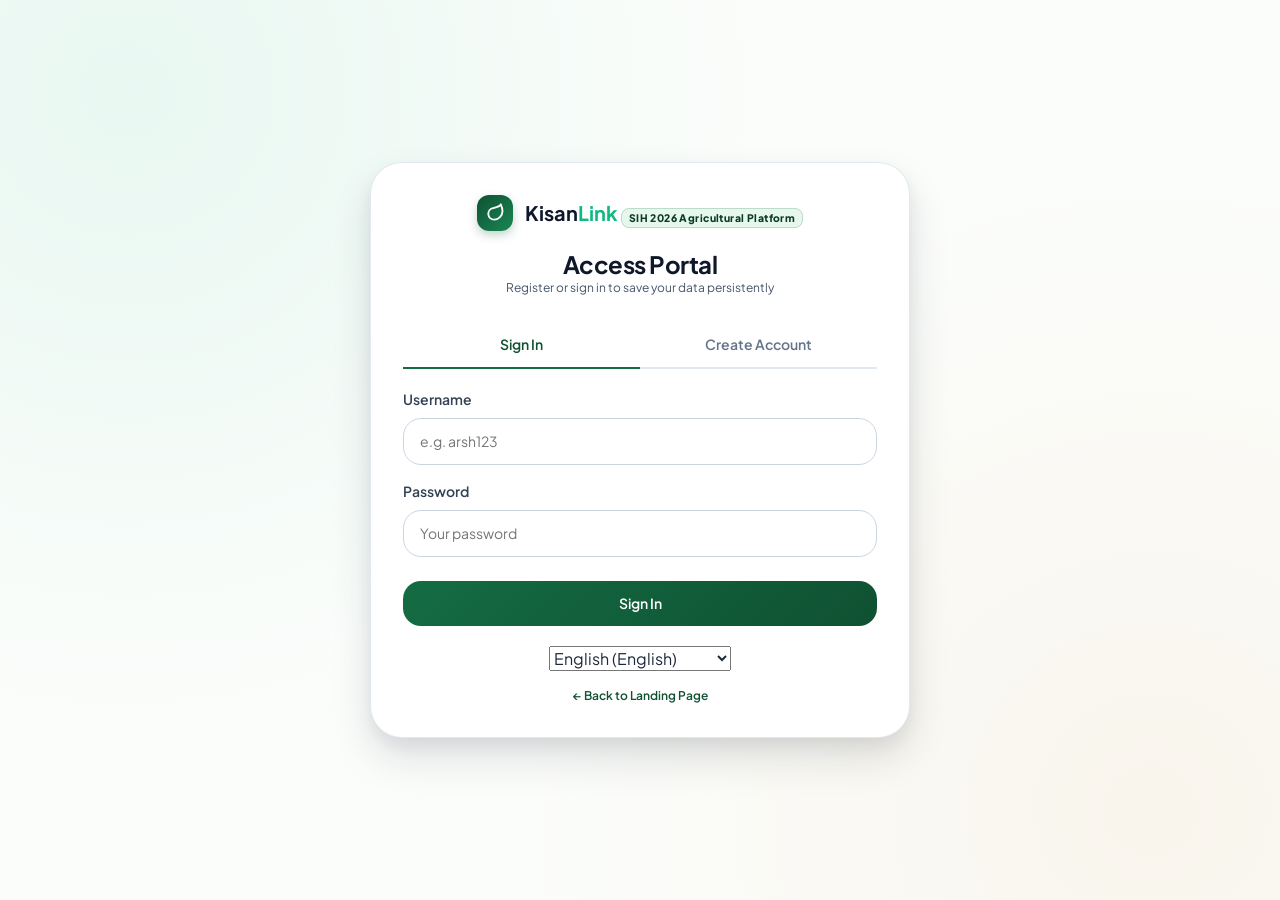
<file: frontend/pages/farmer.html>
<!DOCTYPE html>
<html lang="en">
<head>
  <meta charset="UTF-8">
  <link rel="icon" href="data:image/svg+xml,%3Csvg xmlns=%27http://www.w3.org/2000/svg%27 viewBox=%270 0 32 32%27%3E%3Ctext y=%2726%27 font-size=%2726%27%3E%F0%9F%8C%BE%3C/text%3E%3C/svg%3E">
  <!-- Auth guard: a dashboard is a protected view. Runs before anything else
       renders so an unauthenticated visitor never sees a half-populated
       dashboard. Session validity is confirmed against /auth/me below. -->
  <script>
    (function () {
      var token = null;
      try { token = localStorage.getItem('kisanlink_auth_token'); } catch (e) {}
      if (!token) {
        var here = location.pathname.split('/').pop() || 'farmer.html';
        location.replace('auth.html?next=' + encodeURIComponent(here));
      }
    })();
  </script>
  <meta name="viewport" content="width=device-width, initial-scale=1.0">
  <meta name="description" content="KisanLink Farmer Dashboard — SIH 2026: Crop lot management, live mandi intelligence, explainable recommendations, and verified buyer linkage.">
  <title>Farmer Dashboard — KisanLink | SIH 2026</title>

  <!-- Google Fonts -->
  <link rel="preconnect" href="https://fonts.googleapis.com">
  <link rel="preconnect" href="https://fonts.gstatic.com" crossorigin>
  <!-- Loaded without blocking the parser. A render-blocking font link
       stalled DOMContentLoaded for ~13s whenever the CDN was slow or
       unreachable (offline demo wifi, captive portal), which froze the
       whole dashboard - weather, quality and forecast all waited on it.
       style.css carries a full system-font fallback stack. -->
  <link rel="stylesheet" href="https://fonts.googleapis.com/css2?family=JetBrains+Mono:wght@400;600;700&family=Plus+Jakarta+Sans:wght@400;500;600;700;800&display=swap" media="print" onload="this.media='all';this.onload=null">
  <noscript><link rel="stylesheet" href="https://fonts.googleapis.com/css2?family=JetBrains+Mono:wght@400;600;700&family=Plus+Jakarta+Sans:wght@400;500;600;700;800&display=swap"></noscript>

  <!-- Core Stylesheets -->
  <link rel="stylesheet" href="../css/style.css">
  <link rel="stylesheet" href="../css/components.css">
  <link rel="stylesheet" href="../css/dashboard.css">
  <link rel="stylesheet" href="../css/responsive.css">
  <link rel="stylesheet" href="../css/logistics.css">
</head>
<body>

  <div class="dashboard-layout">
    <!-- =======================================================================
         DASHBOARD SIDEBAR
         ======================================================================= -->
    <aside class="dashboard-sidebar" id="farmer-sidebar">
      <div class="sidebar-header">
        <a href="../index.html" class="brand-logo" style="font-size: var(--text-lg);">
          <div class="brand-icon-wrapper" style="width: 32px; height: 32px;">
            <svg width="18" height="18" viewBox="0 0 24 24" fill="none" stroke="currentColor" stroke-width="2.2">
              <path d="M11 20A7 7 0 0 1 9.8 6.1C15.5 5 17 4.48 19 2c1 2 2 4.18 2 8 0 5.5-4.78 10-10 10Z"/>
            </svg>
          </div>
          <span>Kisan<span class="text-emerald">Link</span></span>
        </a>
      </div>

      <nav class="sidebar-nav" aria-label="Dashboard Navigation">
        <a href="#overview-section" class="sidebar-link active">
          <svg width="18" height="18" viewBox="0 0 24 24" fill="none" stroke="currentColor" stroke-width="2">
            <rect width="7" height="9" x="3" y="3" rx="1"/>
            <rect width="7" height="5" x="14" y="3" rx="1"/>
            <rect width="7" height="9" x="14" y="12" rx="1"/>
            <rect width="7" height="5" x="3" y="16" rx="1"/>
          </svg>
          <span>Overview</span>
        </a>

        <a href="#lots-section" class="sidebar-link">
          <svg width="18" height="18" viewBox="0 0 24 24" fill="none" stroke="currentColor" stroke-width="2">
            <path d="M11 20A7 7 0 0 1 9.8 6.1C15.5 5 17 4.48 19 2c1 2 2 4.18 2 8 0 5.5-4.78 10-10 10Z"/>
          </svg>
          <span>My Sale Lots</span>
          <span class="sidebar-link-badge badge-success" id="sidebar-lot-badge">0</span>
        </a>

        <a href="#best-action-section" class="sidebar-link">
          <svg width="18" height="18" viewBox="0 0 24 24" fill="none" stroke="currentColor" stroke-width="2">
            <polygon points="12 2 15.09 8.26 22 9.27 17 14.14 18.18 21.02 12 17.77 5.82 21.02 7 14.14 2 9.27 8.91 8.26 12 2"/>
          </svg>
          <span data-i18n="nav.bestAction">Best Action</span>
          <span class="sidebar-link-badge badge-success">New</span>
        </a>

        <a href="#price-forecast-section" class="sidebar-link">
          <svg width="18" height="18" viewBox="0 0 24 24" fill="none" stroke="currentColor" stroke-width="2">
            <polyline points="22 12 18 12 15 21 9 3 6 12 2 12"/>
          </svg>
          <span data-i18n="nav.priceOutlook">Price Outlook</span>
        </a>

        <a href="#market-intel-section" class="sidebar-link">
          <svg width="18" height="18" viewBox="0 0 24 24" fill="none" stroke="currentColor" stroke-width="2">
            <rect x="2" y="3" width="20" height="14" rx="2"/>
            <line x1="8" y1="21" x2="16" y2="21"/>
            <line x1="12" y1="17" x2="12" y2="21"/>
          </svg>
          <span data-i18n="nav.marketIntel">Market Intelligence</span>
        </a>

        <a href="#market-compare-section" class="sidebar-link">
          <svg width="18" height="18" viewBox="0 0 24 24" fill="none" stroke="currentColor" stroke-width="2">
            <line x1="18" y1="20" x2="18" y2="10"/><line x1="12" y1="20" x2="12" y2="4"/><line x1="6" y1="20" x2="6" y2="14"/>
          </svg>
          <span>Compare Markets</span>
        </a>

        <a href="#recommendations-section" class="sidebar-link">
          <svg width="18" height="18" viewBox="0 0 24 24" fill="none" stroke="currentColor" stroke-width="2">
            <circle cx="12" cy="12" r="10"/>
            <path d="M9.09 9a3 3 0 0 1 5.83 1c0 2-3 3-3 3"/>
            <line x1="12" y1="17" x2="12.01" y2="17"/>
          </svg>
          <span data-i18n="nav.recommendation">Recommendation</span>
        </a>

        <a href="#buyer-matches-section" class="sidebar-link">
          <svg width="18" height="18" viewBox="0 0 24 24" fill="none" stroke="currentColor" stroke-width="2">
            <path d="M16 21v-2a4 4 0 0 0-4-4H6a4 4 0 0 0-4 4v2"/>
            <circle cx="9" cy="7" r="4"/>
          </svg>
          <span data-i18n="nav.buyerMatches">Buyer Matches</span>
        </a>

        <a href="#offers-section" class="sidebar-link">
          <svg width="18" height="18" viewBox="0 0 24 24" fill="none" stroke="currentColor" stroke-width="2">
            <path d="M14 2H6a2 2 0 0 0-2 2v16a2 2 0 0 0 2 2h12a2 2 0 0 0 2-2V8z"/>
            <polyline points="14 2 14 8 20 8"/>
          </svg>
          <span data-i18n="nav.offers">Received Offers</span>
          <span class="sidebar-link-badge badge-amber" id="sidebar-offer-badge">0</span>
        </a>

        <a href="#transactions-section" class="sidebar-link">
          <svg width="18" height="18" viewBox="0 0 24 24" fill="none" stroke="currentColor" stroke-width="2">
            <path d="M12 22s8-4 8-10V5l-8-3-8 3v7c0 6 8 10 8 10"/>
            <polyline points="9 12 11 14 15 10"/>
          </svg>
          <span data-i18n="nav.transactions">Transactions</span>
        </a>

        <a href="#logistics-section" class="sidebar-link">
          <svg width="18" height="18" viewBox="0 0 24 24" fill="none" stroke="currentColor" stroke-width="2">
            <path d="M14 18V6a2 2 0 0 0-2-2H4a2 2 0 0 0-2 2v11a1 1 0 0 0 1 1h2"/>
            <path d="M15 18H9"/>
            <path d="M19 18h2a1 1 0 0 0 1-1v-5l-3-4h-4v10"/>
            <circle cx="7" cy="18" r="2"/>
            <circle cx="17" cy="18" r="2"/>
          </svg>
          <span data-i18n="nav.logistics">Transportation</span>
          <span class="sidebar-link-badge badge-sky" id="sidebar-logistics-badge">0</span>
        </a>

        <a href="#crop-quality-section" class="sidebar-link">
          <svg width="18" height="18" viewBox="0 0 24 24" fill="none" stroke="currentColor" stroke-width="2">
            <path d="M9 12l2 2 4-4"/>
            <rect x="3" y="3" width="18" height="18" rx="3"/>
            <path d="M15 2v4M9 2v4"/>
          </svg>
          <span data-i18n="nav.cropQuality">Crop Quality Check</span>
          <span class="sidebar-link-badge badge-sky">Step 3</span>
        </a>

        <div style="height:1px;background:var(--color-slate-100,#f1f5f9);margin:var(--space-2) var(--space-4);"></div>
        <div style="font-size:0.6rem;font-weight:700;letter-spacing:0.08em;color:var(--color-slate-400);text-transform:uppercase;padding:0 var(--space-4) var(--space-1);">Farmer Resources</div>

        <a href="#market-prices-section" class="sidebar-link">
          <svg width="18" height="18" viewBox="0 0 24 24" fill="none" stroke="currentColor" stroke-width="2"><path d="M12 2v20M17 5H9.5a3.5 3.5 0 0 0 0 7h5a3.5 3.5 0 0 1 0 7H6"/></svg>
          <span>Mandi Prices</span>
        </a>

        <a href="#weather-section" class="sidebar-link">
          <svg width="18" height="18" viewBox="0 0 24 24" fill="none" stroke="currentColor" stroke-width="2"><path d="M18 10h-1.26A8 8 0 1 0 9 20h9a5 5 0 0 0 0-10z"/></svg>
          <span>Weather</span>
        </a>

        <a href="#schemes-section" class="sidebar-link">
          <svg width="18" height="18" viewBox="0 0 24 24" fill="none" stroke="currentColor" stroke-width="2"><path d="M3 9l9-7 9 7v11a2 2 0 0 1-2 2H5a2 2 0 0 1-2-2z"/><polyline points="9 22 9 12 15 12 15 22"/></svg>
          <span>Govt Schemes</span>
        </a>

        <a href="#knowledge-section" class="sidebar-link">
          <svg width="18" height="18" viewBox="0 0 24 24" fill="none" stroke="currentColor" stroke-width="2"><path d="M12 20h9"/><path d="M16.5 3.5a2.121 2.121 0 0 1 3 3L7 19l-4 1 1-4L16.5 3.5z"/></svg>
          <span>Farming Knowledge</span>
        </a>

        <a href="#learning-section" class="sidebar-link">
          <svg width="18" height="18" viewBox="0 0 24 24" fill="none" stroke="currentColor" stroke-width="2"><polygon points="23 7 16 12 23 17 23 7"/><rect x="1" y="5" width="15" height="14" rx="2" ry="2"/></svg>
          <span>Learn &amp; Videos</span>
        </a>

        <a href="#helpline-section" class="sidebar-link">
          <svg width="18" height="18" viewBox="0 0 24 24" fill="none" stroke="currentColor" stroke-width="2"><path d="M22 16.92v3a2 2 0 0 1-2.18 2 19.79 19.79 0 0 1-8.63-3.07A19.5 19.5 0 0 1 4.9 13.5a19.79 19.79 0 0 1-3.07-8.67A2 2 0 0 1 3.83 2.93h3a2 2 0 0 1 2 1.72c.127.96.361 1.903.7 2.81a2 2 0 0 1-.45 2.11L8.09 10.91"/></svg>
          <span>Helpline</span>
        </a>

        <a href="#seeds-section" class="sidebar-link">
          <svg width="18" height="18" viewBox="0 0 24 24" fill="none" stroke="currentColor" stroke-width="2"><circle cx="12" cy="12" r="3"/><path d="M12 1v4M12 19v4M4.22 4.22l2.83 2.83M16.95 16.95l2.83 2.83M1 12h4M19 12h4M4.22 19.78l2.83-2.83M16.95 7.05l2.83-2.83"/></svg>
          <span>Seeds</span>
        </a>
      </nav>

      <div class="sidebar-footer">
        <!-- 13-Language Selector -->
        <div class="kl-lang-dropdown-wrap" style="width:100%;margin-bottom:var(--space-3);">
          <select class="kl-lang-select" style="width:100%;" aria-label="Select preferred language" data-lang-select>
            <option value="en">English (English)</option>
            <option value="hi">हिन्दी (Hindi)</option>
            <option value="mr">मराठी (Marathi)</option>
            <option value="gu">ગુજરાતી (Gujarati)</option>
            <option value="pa">ਪੰਜਾਬੀ (Punjabi)</option>
            <option value="bn">বাংলা (Bengali)</option>
            <option value="ta">தமிழ் (Tamil)</option>
            <option value="te">తెలుగు (Telugu)</option>
            <option value="kn">ಕನ್ನಡ (Kannada)</option>
            <option value="ml">മലയാളം (Malayalam)</option>
            <option value="or">ଓଡ଼ିଆ (Odia)</option>
            <option value="as">অসমীয়া (Assamese)</option>
            <option value="ur">اردو (Urdu)</option>
          </select>
        </div>

        <!-- Farmer Profile -->
        <div class="user-profile-badge" id="farmer-profile-badge" style="cursor:pointer;" onclick="document.getElementById('farmer-profile-panel').classList.toggle('panel-open')" aria-expanded="false" aria-controls="farmer-profile-panel" title="View Profile">
          <div class="user-avatar" id="profile-avatar">?</div>
          <div class="user-info">
            <h4 id="profile-name">Loading…</h4>
            <p id="profile-location">Farmer</p>
          </div>
          <svg width="14" height="14" viewBox="0 0 24 24" fill="none" stroke="currentColor" stroke-width="2" style="margin-left:auto;flex-shrink:0;"><polyline points="6 9 12 15 18 9"/></svg>
        </div>

        <!-- Expanded Profile Panel -->
        <div id="farmer-profile-panel" class="profile-panel" hidden>
          <div class="profile-panel-row">
            <span class="profile-panel-label" data-i18n="profile.contact">Contact</span>
            <span id="profile-contact" class="profile-panel-val">—</span>
          </div>
          <div class="profile-panel-row">
            <span class="profile-panel-label" data-i18n="profile.language">Language</span>
            <span id="profile-lang" class="profile-panel-val">English</span>
          </div>
          <div class="profile-panel-row" style="gap:6px;">
            <button type="button" class="btn btn-outline btn-xs" style="flex:1;" onclick="location.href='auth.html'">Switch Account</button>
            <button type="button" class="btn btn-xs" style="flex:1;background:var(--color-accent-rose,#e11d48);color:#fff;border:none;cursor:pointer;" onclick="(function(){localStorage.removeItem('kisanlink_auth_token');localStorage.removeItem('kisanlink_user');location.href='auth.html';})()">Logout</button>
          </div>
        </div>
      </div>
    </aside>

    <!-- =======================================================================
         MAIN DASHBOARD BODY
         ======================================================================= -->
    <main class="dashboard-main">
      <!-- Topbar Header -->
      <header class="dashboard-topbar">
        <div class="topbar-left">
          <button type="button" class="sidebar-toggle-btn" aria-label="Toggle sidebar menu">
            <svg width="20" height="20" viewBox="0 0 24 24" fill="none" stroke="currentColor" stroke-width="2">
              <line x1="4" x2="20" y1="12" y2="12"/>
              <line x1="4" x2="20" y1="6" y2="6"/>
              <line x1="4" x2="20" y1="18" y2="18"/>
            </svg>
          </button>
          <div class="dashboard-title-group">
            <h1>Farmer / FPO Selling Dashboard</h1>
            <p id="ingest-status-banner">Loading dataset freshness…</p>
          </div>
        </div>

        <div class="topbar-right">
          <!-- 13-Language Topbar Selector -->
          <div class="kl-lang-dropdown-wrap">
            <select class="kl-lang-select" aria-label="Language selector" data-lang-select>
              <option value="en">English</option>
              <option value="hi">हिन्दी</option>
              <option value="mr">मराठी</option>
              <option value="gu">ગુજરાતી</option>
              <option value="pa">ਪੰਜਾਬੀ</option>
              <option value="bn">বাংলা</option>
              <option value="ta">தமிழ்</option>
              <option value="te">తెలుగు</option>
              <option value="kn">ಕನ್ನಡ</option>
              <option value="ml">മലയാളം</option>
              <option value="or">ଓଡ଼ିଆ</option>
              <option value="as">অসমীয়া</option>
              <option value="ur">اردو</option>
            </select>
          </div>

          <!-- Notifications Bell -->
          <div class="notif-wrapper" style="position:relative;">
            <button type="button" id="notif-toggle-btn" class="btn btn-ghost btn-sm notif-bell-btn" aria-label="Activity and notifications" aria-haspopup="true" aria-expanded="false">
              <svg width="18" height="18" viewBox="0 0 24 24" fill="none" stroke="currentColor" stroke-width="2" aria-hidden="true"><path d="M18 8A6 6 0 0 0 6 8c0 7-3 9-3 9h18s-3-2-3-9"/><path d="M13.73 21a2 2 0 0 1-3.46 0"/></svg>
              <span id="notif-badge" class="notif-badge" hidden>2</span>
            </button>
            <!-- Notifications Dropdown -->
            <div id="kl-notifications" class="notif-dropdown" hidden aria-label="Notifications panel">
              <div class="notif-dropdown-header">
                <span class="notif-dropdown-title" data-i18n="section.notifications">Activity &amp; Notifications</span>
            <span class="badge badge-success">Activity</span>
              </div>
              <div id="kl-notifications-list" class="notif-list"></div>
            </div>
          </div>

          <button type="button" class="btn btn-primary btn-sm open-create-lot-modal" data-i18n="topbar.createLot">
            + Create Sale Lot
          </button>
          <a href="buyer.html" class="btn btn-outline btn-sm" data-i18n="topbar.switchBuyer">Switch to Buyer Portal</a>
          <a href="../index.html" class="btn btn-ghost btn-sm" data-i18n="topbar.home">Home</a>
          <button type="button" class="btn btn-ghost btn-sm" style="color:var(--color-accent-rose,#e11d48);" onclick="localStorage.removeItem('kisanlink_auth_token');localStorage.removeItem('kisanlink_user');location.href='auth.html';" title="Logout">Logout</button>
        </div>
      </header>

      <div class="dashboard-body">
        <!-- Data provenance warning: only shown when the backend reports it is
             running on the synthetic development fixture. -->
        <div id="kl-data-banner" class="kl-data-banner" role="status" hidden></div>

        <!-- =====================================================================
             LIVE MANDI PRICES — the first thing a farmer needs. Status is
             driven by the feed's own verdict (is_live), never by the presence
             of an API key, so archive rows can never be dressed up as live.
             ===================================================================== -->
        <section id="lmp" class="lmp" aria-labelledby="lmp-heading">
          <header class="lmp-head">
            <div class="lmp-title">
              <div>
                <h2 id="lmp-heading">Mandi Prices</h2>
                <p class="lmp-kicker">Official market rates · Data.gov.in / AGMARKNET</p>
              </div>
              <span id="lmp-status" class="lmp-pill lmp-pill--loading">
                <span class="lmp-dot" aria-hidden="true"></span>
                <span id="lmp-status-text">Checking…</span>
              </span>
            </div>
            <div class="lmp-actions">
              <label class="lmp-field">
                <span>Crop</span>
                <select id="lmp-crop" class="form-input"><option value="">Loading…</option></select>
              </label>
              <label class="lmp-field">
                <span>State</span>
                <select id="lmp-state" class="form-input"><option value="">All states</option></select>
              </label>
              <label class="lmp-field">
                <span>District</span>
                <select id="lmp-district" class="form-input" disabled><option value="">All districts</option></select>
              </label>
              <label class="lmp-field">
                <span>Market</span>
                <select id="lmp-market" class="form-input" disabled><option value="">All markets</option></select>
              </label>
              <button type="button" id="lmp-refresh" class="btn btn-outline btn-sm">Refresh</button>
            </div>
          </header>

          <p id="lmp-meta" class="lmp-meta"></p>

          <div id="lmp-body" class="lmp-body" aria-live="polite">
            <div class="lmp-grid" id="lmp-skeleton">
              <div class="lmp-card lmp-card--skeleton"><span></span><span></span><span></span></div>
              <div class="lmp-card lmp-card--skeleton"><span></span><span></span><span></span></div>
              <div class="lmp-card lmp-card--skeleton"><span></span><span></span><span></span></div>
            </div>
          </div>
        </section>

        <!-- =====================================================================
             WEATHER STRIP — first thing a farmer sees. Loads from the account's
             district; browser GPS is only requested if "Use my location" is
             clicked. Never blocks the rest of the dashboard.
             ===================================================================== -->
        <section id="wx-strip" class="wx-strip" aria-label="Weather where you are">
          <div class="wx-strip-main">
            <div class="wx-strip-now">
              <span id="wx-strip-icon" class="wx-strip-icon" aria-hidden="true">⏳</span>
              <div>
                <div id="wx-strip-temp" class="wx-strip-temp">—</div>
                <div id="wx-strip-cond" class="wx-strip-cond">Loading weather…</div>
              </div>
            </div>
            <dl class="wx-strip-stats">
              <div><dt>Today</dt><dd id="wx-strip-range">—</dd></div>
              <div><dt>💧 Humidity</dt><dd id="wx-strip-hum">—</dd></div>
              <div><dt>🌧 Rain chance</dt><dd id="wx-strip-rain">—</dd></div>
              <div><dt>💨 Wind</dt><dd id="wx-strip-wind">—</dd></div>
            </dl>
          </div>

          <div id="wx-strip-days" class="wx-strip-days" hidden></div>

          <p id="wx-strip-tip" class="wx-strip-tip" hidden></p>

          <div class="wx-strip-foot">
            <span id="wx-strip-place" class="wx-strip-place">—</span>
            <span class="wx-strip-actions">
              <button type="button" id="wx-strip-gps" class="btn btn-ghost btn-sm">Use my location</button>
              <a href="#weather-section" class="btn btn-ghost btn-sm sidebar-link" data-wx-more>Full forecast</a>
            </span>
          </div>
          <p id="wx-strip-status" class="wx-strip-status" hidden></p>
        </section>

        <!-- ===================================================================
             0. FARMER QUICK ACTIONS BANNER (Step 5)
             =================================================================== -->
        <!-- =====================================================================
             WHAT THIS PRODUCT IS FOR. Stated plainly, above the analytics, so a
             farmer sees the point of the page before any chart or table.
             ===================================================================== -->
        <section class="kl-hero" aria-labelledby="kl-hero-title">
          <div class="kl-hero-copy">
            <h2 id="kl-hero-title">Sell your crop directly. No broker in between.</h2>
            <p>
              See what each nearby mandi and buyer will actually pay you after
              transport and charges — then deal with the buyer yourself.
            </p>
          </div>
          <div class="kl-hero-actions">
            <button type="button" class="kl-hero-btn kl-hero-btn--primary" data-qa-action="sellNow">
              <span class="kl-hero-ico" aria-hidden="true">🌾</span>
              <span class="kl-hero-txt">
                <strong>Sell my crop</strong>
                <small>Compare mandis by what you keep</small>
              </span>
            </button>
            <button type="button" class="kl-hero-btn" data-qa-action="findBuyers">
              <span class="kl-hero-ico" aria-hidden="true">🤝</span>
              <span class="kl-hero-txt">
                <strong>Find buyers</strong>
                <small>Offer straight to a buyer</small>
              </span>
            </button>
            <a href="#market-prices-section" class="kl-hero-btn sidebar-link">
              <span class="kl-hero-ico" aria-hidden="true">💰</span>
              <span class="kl-hero-txt">
                <strong>Today&rsquo;s prices</strong>
                <small>Mandi rates near you</small>
              </span>
            </a>
            <a href="#lots-section" class="kl-hero-btn sidebar-link">
              <span class="kl-hero-ico" aria-hidden="true">📋</span>
              <span class="kl-hero-txt">
                <strong>My lots &amp; offers</strong>
                <small>What you have listed</small>
              </span>
            </a>
          </div>
        </section>

        <div class="farmer-qa-banner" role="region" aria-label="Quick Farmer Actions">
          <div class="farmer-qa-header">
            <span class="farmer-qa-title" data-i18n="qa.title">
              <svg width="16" height="16" viewBox="0 0 24 24" fill="none" stroke="currentColor" stroke-width="2.2"><polygon points="13 2 3 14 12 14 11 22 21 10 12 10 13 2"/></svg>
              Quick Farmer Actions
            </span>
            <span class="badge badge-success" style="font-size: 0.68rem;">1-Click Decision Shortcuts</span>
          </div>
          <div class="qa-chips-grid">
            <button type="button" class="qa-chip qa-chip--primary" data-qa-action="sellNow" aria-label="Quick Action: Sell Now">
              <span class="qa-chip-icon">⚡</span>
              <span data-i18n="qa.sellNow">SELL NOW</span>
            </button>
            <button type="button" class="qa-chip qa-chip--amber" data-qa-action="wait" aria-label="Quick Action: Wait for better price">
              <span class="qa-chip-icon">⏳</span>
              <span data-i18n="qa.wait">WAIT FOR BETTER PRICE</span>
            </button>
            <button type="button" class="qa-chip" data-qa-action="compare" aria-label="Quick Action: Compare Markets">
              <span class="qa-chip-icon">📊</span>
              <span data-i18n="qa.compare">COMPARE MARKETS</span>
            </button>
            <button type="button" class="qa-chip" data-qa-action="checkQuality" aria-label="Quick Action: Check Crop Quality">
              <span class="qa-chip-icon">📷</span>
              <span data-i18n="qa.checkQuality">CHECK CROP QUALITY</span>
            </button>
            <button type="button" class="qa-chip" data-qa-action="findBuyers" aria-label="Quick Action: Find Verified Buyers">
              <span class="qa-chip-icon">🤝</span>
              <span data-i18n="qa.findBuyers">FIND VERIFIED BUYERS</span>
            </button>
          </div>
        </div>
        <!-- ===================================================================
             1. KPI METRIC WIDGETS
             =================================================================== -->
        <section class="metric-grid" id="overview-section">
          <div class="stat-widget">
            <div>
              <div class="stat-label">Active Sale Lots</div>
              <div class="stat-value" id="stat-active-lots-count">0</div>
              <div class="stat-subtext">Listed lots you created</div>
            </div>
            <div class="stat-icon-wrapper">
              <svg width="22" height="22" viewBox="0 0 24 24" fill="none" stroke="currentColor" stroke-width="2">
                <path d="M11 20A7 7 0 0 1 9.8 6.1C15.5 5 17 4.48 19 2c1 2 2 4.18 2 8 0 5.5-4.78 10-10 10Z"/>
              </svg>
            </div>
          </div>

          <div class="stat-widget widget-amber">
            <div>
              <div class="stat-label">Pending Buyer Offers</div>
              <div class="stat-value" id="stat-pending-offers-count">0</div>
              <div class="stat-subtext" id="stat-avg-offer-subtext">No pending offers</div>
            </div>
            <div class="stat-icon-wrapper" style="background-color: var(--color-accent-amber-light); color: var(--color-accent-amber);">
              <svg width="22" height="22" viewBox="0 0 24 24" fill="none" stroke="currentColor" stroke-width="2">
                <path d="M14 2H6a2 2 0 0 0-2 2v16a2 2 0 0 0 2 2h12a2 2 0 0 0 2-2V8z"/>
              </svg>
            </div>
          </div>

          <div class="stat-widget widget-sky">
            <div>
              <div class="stat-label">Best Est. Net Realisation</div>
              <div class="stat-value" id="stat-best-net-realisation">—</div>
              <div class="stat-subtext" id="stat-best-net-subtext">Generate a forecast to see</div>
            </div>
            <div class="stat-icon-wrapper" style="background-color: var(--color-accent-sky-light); color: var(--color-accent-sky);">
              <svg width="22" height="22" viewBox="0 0 24 24" fill="none" stroke="currentColor" stroke-width="2">
                <polyline points="22 12 18 12 15 21 9 3 6 12 2 12"/>
              </svg>
            </div>
          </div>

          <div class="stat-widget widget-rose">
            <div>
              <div class="stat-label">Transactions in Progress</div>
              <div class="stat-value" id="stat-tx-count">0</div>
              <div class="stat-subtext">Accept an offer to start a tracker</div>
            </div>
            <div class="stat-icon-wrapper" style="background-color: var(--color-accent-rose-light); color: var(--color-accent-rose);">
              <svg width="22" height="22" viewBox="0 0 24 24" fill="none" stroke="currentColor" stroke-width="2">
                <path d="M12 22s8-4 8-10V5l-8-3-8 3v7c0 6 8 10 8 10"/>
              </svg>
            </div>
          </div>
        </section>

        <!-- ===================================================================
             2. MY CROPS & SALE LOTS
             =================================================================== -->
        <section id="lots-section">
          <div class="flex items-center justify-between" style="margin-bottom: var(--space-4);">
            <div>
              <h2 style="font-size: var(--text-lg); font-weight: var(--weight-bold);">My Active Sale Lots</h2>
              <p style="font-size: var(--text-xs); color: var(--color-slate-500);">Batches declared for price discovery and buyer matching</p>
            </div>
            <button type="button" class="btn btn-primary btn-sm open-create-lot-modal">
              <span>+ Create New Lot</span>
            </button>
          </div>

          <div class="lot-grid" id="farmer-lots-container">
            <!-- Dynamic lots rendered by dashboard.js -->
          </div>
        </section>

        <!-- ===================================================================
             3. BEST OPPORTUNITY & EXPLAINABLE RECOMMENDATION
             =================================================================== -->
        <section id="recommendations-section">
          <div class="section-tag" style="margin-bottom: var(--space-2);">Decision Intelligence</div>
          <h2 style="font-size: var(--text-lg); font-weight: var(--weight-bold); margin-bottom: var(--space-4);">
            Market-Based Sale Recommendation
          </h2>

          <div id="rec-card-container">
            <!-- Initial state: prompt user to generate a forecast -->
            <div id="rec-idle-state" class="recommendation-card" style="text-align:center;padding:var(--space-8);">
              <div style="font-size:2rem;margin-bottom:var(--space-3);">📊</div>
              <h3 style="font-size:var(--text-base);font-weight:var(--weight-bold);margin-bottom:var(--space-2);">No Forecast Generated Yet</h3>
              <p style="font-size:var(--text-xs);color:var(--color-slate-500);max-width:400px;margin:0 auto;">
                Use the <strong>Price Outlook &amp; 7-Day Forecast</strong> section above to select a
                Commodity, State, District and Market, then click "Generate Forecast".
                The recommendation will update automatically from real market data.
              </p>
            </div>
            <!-- Populated by kl:forecastReady event in price-forecast.js -->
            <div id="rec-result-state" class="recommendation-card" hidden>
              <div class="best-opp-badge"><span>Data-Driven Recommendation</span></div>
              <div id="rec-content" style="margin-top:var(--space-3);"></div>
              <p style="font-size:0.65rem;color:var(--color-slate-400);margin-top:var(--space-3);">Based on available government mandi historical data and Chronos forecast. Not financial advice. Always verify with local mandi before selling.</p>
            </div>
          </div>
        </section>

        <!-- ===================================================================
             4. MARKET INTELLIGENCE COMPARISON
             =================================================================== -->
        <section id="market-intel-section">
          <div class="flex items-center justify-between" style="margin-bottom: var(--space-4);">
            <div>
              <h2 style="font-size: var(--text-lg); font-weight: var(--weight-bold);">Market Rates &amp; APMC Comparison</h2>
              <p style="font-size: var(--text-xs); color: var(--color-slate-500);">Latest modal price in the historical dataset for the selected market</p>
            </div>
            <span class="badge badge-success">Real Data</span>
          </div>

          <div class="market-intel-wrapper">
            <div class="table-responsive">
              <table class="market-table">
                <thead>
                  <tr>
                    <th>Market Channel</th>
                    <th>Latest modal (₹/QTL)</th>
                    <th>As-of date</th>
                    <th>Records</th>
                    <th>Context</th>
                    <th>Gaps / outliers</th>
                    <th>Confidence</th>
                  </tr>
                </thead>
                <tbody id="market-intel-body">
                  <tr>
                    <td colspan="7" style="font-size:var(--text-xs);color:var(--color-slate-400);padding:12px;text-align:center;">
                      Generate a forecast above to load real market price data for the selected commodity and district.
                    </td>
                  </tr>
                </tbody>
              </table>
            </div>
          </div>
        </section>

        <!-- ===================================================================
             5. RECEIVED DIGITAL OFFERS
             =================================================================== -->
        <section id="offers-section">
          <div class="flex items-center justify-between" style="margin-bottom: var(--space-4);">
            <div>
              <h2 style="font-size: var(--text-lg); font-weight: var(--weight-bold);">Formal Buyer Offers Received</h2>
              <p style="font-size: var(--text-xs); color: var(--color-slate-500);">Review and accept locked digital terms with verified buyers</p>
            </div>
          </div>

          <div class="flex flex-col gap-4" id="farmer-offers-container">
            <!-- Dynamic offers rendered by dashboard.js -->
          </div>
        </section>

        <!-- ===================================================================
             6. TRANSACTION LIFECYCLE TRACKER
             =================================================================== -->
        <section id="transactions-section">
          <div class="flex items-center justify-between" style="margin-bottom: var(--space-4);">
            <div>
              <h2 style="font-size: var(--text-lg); font-weight: var(--weight-bold);">Transaction Milestone Tracker</h2>
              <p style="font-size: var(--text-xs); color: var(--color-slate-500);">Transparent delivery, quality check, and payment milestones</p>
            </div>
          </div>

          <div id="farmer-transactions-container">
            <!-- Dynamic transactions rendered by dashboard.js -->
          </div>
        </section>

        <!-- ===================================================================
             TRANSPORTATION & LOGISTICS (from real /api/logistics/*)
             =================================================================== -->
        <section id="logistics-section" class="logistics-section">
          <div class="logistics-header-bar">
            <div class="logistics-title-group">
              <h2>
                <svg width="20" height="20" viewBox="0 0 24 24" fill="none" stroke="currentColor" stroke-width="2.2">
                  <path d="M14 18V6a2 2 0 0 0-2-2H4a2 2 0 0 0-2 2v11a1 1 0 0 0 1 1h2"/>
                  <path d="M15 18H9"/>
                  <path d="M19 18h2a1 1 0 0 0 1-1v-5l-3-4h-4v10"/>
                  <circle cx="7" cy="18" r="2"/>
                  <circle cx="17" cy="18" r="2"/>
                </svg>
                <span>Transportation &amp; Logistics</span>
              </h2>
              <p>Farm-gate produce pickup, verified fleet assignments &amp; real-time delivery status</p>
            </div>
            <div class="logistics-action-buttons">
              <button type="button" class="btn btn-outline btn-sm" id="logistics-refresh-btn" title="Refresh transport requests">
                <span>&#8635; Refresh</span>
              </button>
              <button type="button" class="btn btn-primary btn-sm open-request-transport-modal">
                <span>+ Request Transportation</span>
              </button>
            </div>
          </div>

          <!-- Overview Metric Widgets -->
          <div class="logistics-metric-grid">
            <div class="logistics-metric-card">
              <div>
                <div class="logistics-metric-label">Total Bookings</div>
                <div class="logistics-metric-val" id="logistics-stat-total">0</div>
                <div class="logistics-metric-sub">All transport requests</div>
              </div>
              <div class="logistics-metric-icon logistics-icon-primary">
                <svg width="20" height="20" viewBox="0 0 24 24" fill="none" stroke="currentColor" stroke-width="2">
                  <path d="M14 2H6a2 2 0 0 0-2 2v16a2 2 0 0 0 2 2h12a2 2 0 0 0 2-2V8z"/>
                  <polyline points="14 2 14 8 20 8"/>
                </svg>
              </div>
            </div>

            <div class="logistics-metric-card">
              <div>
                <div class="logistics-metric-label">Active / Pending</div>
                <div class="logistics-metric-val" id="logistics-stat-active">0</div>
                <div class="logistics-metric-sub">Awaiting pickup or assigned</div>
              </div>
              <div class="logistics-metric-icon logistics-icon-amber">
                <svg width="20" height="20" viewBox="0 0 24 24" fill="none" stroke="currentColor" stroke-width="2">
                  <circle cx="12" cy="12" r="10"/>
                  <polyline points="12 6 12 12 16 14"/>
                </svg>
              </div>
            </div>

            <div class="logistics-metric-card">
              <div>
                <div class="logistics-metric-label">In Transit</div>
                <div class="logistics-metric-val" id="logistics-stat-transit">0</div>
                <div class="logistics-metric-sub">En route to destination</div>
              </div>
              <div class="logistics-metric-icon logistics-icon-sky">
                <svg width="20" height="20" viewBox="0 0 24 24" fill="none" stroke="currentColor" stroke-width="2">
                  <path d="M14 18V6a2 2 0 0 0-2-2H4a2 2 0 0 0-2 2v11a1 1 0 0 0 1 1h2"/>
                  <path d="M15 18H9"/>
                  <path d="M19 18h2a1 1 0 0 0 1-1v-5l-3-4h-4v10"/>
                  <circle cx="7" cy="18" r="2"/>
                  <circle cx="17" cy="18" r="2"/>
                </svg>
              </div>
            </div>

            <div class="logistics-metric-card">
              <div>
                <div class="logistics-metric-label">Delivered</div>
                <div class="logistics-metric-val" id="logistics-stat-delivered">0</div>
                <div class="logistics-metric-sub">Safely delivered to destination</div>
              </div>
              <div class="logistics-metric-icon logistics-icon-emerald">
                <svg width="20" height="20" viewBox="0 0 24 24" fill="none" stroke="currentColor" stroke-width="2">
                  <path d="M22 11.08V12a10 10 0 1 1-5.93-9.14"/>
                  <polyline points="22 4 12 14.01 9 11.01"/>
                </svg>
              </div>
            </div>
          </div>

          <!-- Status Filter Tabs -->
          <div class="logistics-filters-bar">
            <div class="logistics-status-pills">
              <button type="button" class="logistics-pill-btn active" data-status="ALL">
                <span>All Requests</span>
              </button>
              <button type="button" class="logistics-pill-btn" data-status="REQUESTED">
                <span>Pending / Requested</span>
              </button>
              <button type="button" class="logistics-pill-btn" data-status="ASSIGNED">
                <span>Assigned</span>
              </button>
              <button type="button" class="logistics-pill-btn" data-status="IN_TRANSIT">
                <span>In Transit</span>
              </button>
              <button type="button" class="logistics-pill-btn" data-status="DELIVERED">
                <span>Delivered</span>
              </button>
              <button type="button" class="logistics-pill-btn" data-status="CANCELLED">
                <span>Cancelled</span>
              </button>
            </div>
          </div>

          <!-- Active Transport Requests List -->
          <div id="logistics-requests-container">
            <div class="empty-state">
              <div class="cqa-spinner-ring" style="width:28px;height:28px;border-width:3px;margin:0 auto 8px;"></div>
              <p style="font-size:var(--text-xs);color:var(--color-slate-500);">Loading transport requests&hellip;</p>
            </div>
          </div>

          <!-- Available Transporters Preview -->
          <div style="margin-top: var(--space-6);">
            <div class="flex items-center justify-between" style="margin-bottom: var(--space-2);">
              <h3 style="font-size: var(--text-sm); font-weight: var(--weight-bold); color: var(--color-slate-800);">
                Available Transporter Network
              </h3>
              <span style="font-size: 0.7rem; color: var(--color-slate-400);">From /api/logistics/transporters</span>
            </div>
            <div id="logistics-transporters-container"></div>
          </div>
        </section>

        <!-- ===================================================================
             7. BEST ACTION FOR YOUR CROP — Step 4
             =================================================================== -->
        <section id="best-action-section" aria-labelledby="ba-heading">
          <div class="flex items-center justify-between" style="margin-bottom: var(--space-4);">
            <div>
              <div class="section-tag">Decision Engine</div>
              <h2 id="ba-heading" style="font-size: var(--text-lg); font-weight: var(--weight-bold); margin-top: var(--space-1);"
                  data-i18n="section.bestAction">Best Action for Your Crop</h2>
              <p style="font-size: var(--text-xs); color: var(--color-slate-500);">Explainable selling recommendation from the forecast decision engine.</p>
            </div>
            <span class="badge badge-success">ML Connected</span>
          </div>

          <!-- Decision Input Grid -->
          <div class="ba-inputs-grid">
            <div class="ba-input-block">
              <div class="ba-input-label">Crop</div>
              <div id="ba-crop" class="ba-input-val">—</div>
            </div>
            <div class="ba-input-block">
              <div class="ba-input-label">Quality Grade</div>
              <div id="ba-quality" class="ba-input-val">—</div>
            </div>
            <div class="ba-input-block">
              <div class="ba-input-label">Location</div>
              <div id="ba-location" class="ba-input-val">—</div>
            </div>
            <div class="ba-input-block">
              <div class="ba-input-label">Quantity</div>
              <div id="ba-quantity" class="ba-input-val">—</div>
            </div>
            <div class="ba-input-block">
              <div class="ba-input-label">Current Market Price</div>
              <div id="ba-market-price" class="ba-input-val">—</div>
            </div>
            <div class="ba-input-block">
              <div class="ba-input-label">7-Day Forecast</div>
              <div id="ba-forecast" class="ba-input-val">—</div>
            </div>
            <div class="ba-input-block">
              <div class="ba-input-label">Buyer Demand</div>
              <div id="ba-demand" class="ba-input-val">—</div>
            </div>
            <div class="ba-input-block">
              <div class="ba-input-label">Est. Logistics Cost</div>
              <div id="ba-logistics" class="ba-input-val">—</div>
            </div>
          </div>

          <!-- Arrow flow -->
          <div class="ba-flow-arrow" aria-hidden="true">
            <svg width="24" height="24" viewBox="0 0 24 24" fill="none" stroke="currentColor" stroke-width="2"><line x1="12" y1="5" x2="12" y2="19"/><polyline points="19 12 12 19 5 12"/></svg>
          </div>

          <!-- Net Realisation Block -->
          <div class="ba-net-block">
            <div class="ba-net-label">Estimated Net Realisation</div>
            <div id="ba-net-realisation" class="ba-net-value">—</div>
            <div id="ba-net-per-qtl" class="ba-net-sub">—</div>
            <div class="ba-net-note">Planning estimate after transport and charges — not a guaranteed payout.</div>
          </div>

          <!-- Full money breakdown: filled by Sell Now from the backend's own
               net-realisation figures. Hidden until a recommendation exists. -->
          <div id="ba-breakdown" class="ba-breakdown" hidden>
            <div class="ba-breakdown-head">
              <h3 class="ba-breakdown-title">How this figure is built</h3>
              <span id="ba-breakdown-market" class="badge badge-success">—</span>
            </div>
            <table class="ba-breakdown-table">
              <tbody>
                <tr>
                  <th scope="row">Gross sale value <span>quantity × mandi price</span></th>
                  <td id="ba-bd-gross-qtl" class="num">—</td>
                  <td id="ba-bd-gross" class="num total">—</td>
                </tr>
                <tr class="deduct">
                  <th scope="row">Transport cost <span id="ba-bd-distance">—</span></th>
                  <td id="ba-bd-transport-qtl" class="num">—</td>
                  <td id="ba-bd-transport" class="num">—</td>
                </tr>
                <tr class="deduct">
                  <th scope="row">Handling &amp; loading</th>
                  <td id="ba-bd-handling-qtl" class="num">—</td>
                  <td id="ba-bd-handling" class="num">—</td>
                </tr>
                <tr class="deduct">
                  <th scope="row">Mandi fee <span>~1% of gross</span></th>
                  <td id="ba-bd-fee-qtl" class="num">—</td>
                  <td id="ba-bd-fee" class="num">—</td>
                </tr>
                <tr class="deduct subtotal">
                  <th scope="row">Total deductions</th>
                  <td id="ba-bd-costs-qtl" class="num">—</td>
                  <td id="ba-bd-costs" class="num">—</td>
                </tr>
                <tr class="net">
                  <th scope="row">Estimated Net Realisation</th>
                  <td id="ba-bd-net-qtl" class="num">—</td>
                  <td id="ba-bd-net" class="num total">—</td>
                </tr>
              </tbody>
              <caption class="ba-breakdown-caption">
                All figures in ₹ per quintal and ₹ total for the quantity entered.
              </caption>
            </table>

            <!-- Sell Now vs Wait -->
            <div id="ba-timing" class="ba-timing" hidden>
              <div class="ba-timing-col">
                <div class="ba-timing-label">Sell now</div>
                <div id="ba-timing-now" class="ba-timing-val">—</div>
                <div id="ba-timing-now-note" class="ba-timing-note">At today&rsquo;s modal price</div>
              </div>
              <div class="ba-timing-vs" aria-hidden="true">vs</div>
              <div class="ba-timing-col">
                <div class="ba-timing-label">Wait (7-day forecast)</div>
                <div id="ba-timing-wait" class="ba-timing-val">—</div>
                <div id="ba-timing-wait-note" class="ba-timing-note">At forecast P50</div>
              </div>
              <div id="ba-timing-delta" class="ba-timing-delta">—</div>
            </div>

            <div class="ba-cta-row">
              <button type="button" id="ba-sell-now-btn" class="btn btn-primary">
                <span>Sell Now — list this lot</span>
              </button>
              <button type="button" id="ba-make-offer-btn" class="btn btn-outline">
                <span>Make Offer to a Buyer</span>
              </button>
            </div>
          </div>

          <!-- Arrow flow -->
          <div class="ba-flow-arrow" aria-hidden="true">
            <svg width="24" height="24" viewBox="0 0 24 24" fill="none" stroke="currentColor" stroke-width="2"><line x1="12" y1="5" x2="12" y2="19"/><polyline points="19 12 12 19 5 12"/></svg>
          </div>

          <!-- Recommendation — populated by kl:forecastReady event -->
          <div class="ba-recommendation-block">
            <div class="ba-rec-label">Recommended Action</div>
            <div id="ba-recommendation-chip" class="ba-rec-chip" style="background:var(--color-slate-200);color:var(--color-slate-600);">Generate Forecast First</div>
            <p id="ba-rec-reason" class="ba-rec-reason" style="font-size:0.7rem;color:var(--color-slate-500);">Select a market and generate a forecast — or use Find best net market below.</p>
          </div>

          <div id="sell-now-panel" class="ba-recommendation-block" style="margin-top:var(--space-5);">
            <div class="ba-rec-label">Best market · Net realisation</div>
            <p style="font-size:var(--text-xs);color:var(--color-slate-500);margin:0 0 var(--space-3);">
              Ranks candidate mandis by net realisation (modal × quantity minus estimated transport, handling, and mandi fee).
              LIVE is shown only after a successful government feed for today. Road distance is used when a routing provider responds; otherwise a labelled straight-line estimate.
            </p>
            <div class="pf-controls" style="flex-wrap:wrap;margin-bottom:var(--space-3);">
              <div class="form-group" style="flex:1;min-width:140px;">
                <label class="form-label" for="sn-qty">Quantity (QTL)</label>
                <input class="form-input kl-qty" id="sn-qty" type="text" inputmode="decimal" autocomplete="off" value="10" required data-label="Quantity" aria-label="Quantity in quintals" placeholder="e.g. 25">
              </div>
              <div style="align-self:flex-end;display:flex;gap:8px;flex-wrap:wrap;">
                <button type="button" id="sn-gps-btn" class="btn btn-sm">Use My Current Location</button>
                <button type="button" id="sn-run-btn" class="btn btn-primary">Find best net market</button>
              </div>
            </div>
            <div id="sn-gps-status" style="font-size:var(--text-xs);color:var(--color-slate-500);margin-bottom:var(--space-2);"></div>
            <div id="sn-status" style="font-size:var(--text-xs);color:var(--color-slate-500);margin-bottom:var(--space-2);"></div>
            <div id="sn-result"></div>
          </div>
        </section>

        <!-- ===================================================================
             8. PRICE OUTLOOK & 7-DAY FORECAST — ML Connected
             =================================================================== -->
        <section id="price-forecast-section" aria-labelledby="pf-heading">
          <div class="flex items-center justify-between" style="margin-bottom: var(--space-4);">
            <div>
              <div class="section-tag">Price Outlook</div>
              <h2 id="pf-heading" style="font-size: var(--text-lg); font-weight: var(--weight-bold); margin-top: var(--space-1);"
                  data-i18n="section.priceOutlook">Price Outlook &amp; 7-Day Forecast</h2>
              <p style="font-size: var(--text-xs); color: var(--color-slate-500);">Powered by Amazon Chronos (chronos-t5-tiny) pretrained model.</p>
            </div>
            <span class="badge badge-success" id="pf-ml-badge">ML Connected</span>
          </div>

          <!-- Cascading Selectors: Crop → State → District → Market -->
          <div class="pf-controls" style="flex-wrap:wrap;">
            <div class="form-group" style="flex:1;min-width:140px;">
              </div>
            <div class="form-group" style="flex:1;min-width:140px;">
              <label class="form-label" for="pf-crop-select">Commodity / Crop</label>
              <select class="form-input" id="pf-crop-select">
                <option value="">Loading...</option>
              </select>
            </div>
            <div class="form-group" style="flex:1;min-width:140px;">
              <label class="form-label" for="pf-state-select">State</label>
              <select class="form-input" id="pf-state-select" disabled>
                <option value="">-- Select Crop first --</option>
              </select>
            </div>
            <div class="form-group" style="flex:1;min-width:140px;">
              <label class="form-label" for="pf-district-select">District</label>
              <select class="form-input" id="pf-district-select" disabled>
                <option value="">-- Select State first --</option>
              </select>
            </div>
            <div class="form-group" style="flex:1;min-width:140px;">
              <label class="form-label" for="pf-market-select">Market</label>
              <select class="form-input" id="pf-market-select" disabled>
                <option value="">-- Select District first --</option>
              </select>
            </div>
            <div style="align-self:flex-end;">
              <button type="button" id="pf-fetch-btn" class="btn btn-primary btn-sm" disabled>Generate Forecast</button>
            </div>
          </div>

          <!-- Forecast Result Area -->
          <div id="pf-result-area">
            <!-- IDLE -->
            <div id="pf-idle-state" class="pf-state-box">
              <p style="color:var(--color-slate-500);font-size:var(--text-xs);">Select Crop, State, District and Market, then click &ldquo;Generate Forecast&rdquo;.</p>
            </div>
            <!-- LOADING -->
            <div id="pf-loading-state" class="pf-state-box" hidden aria-live="polite">
              <div class="cqa-spinner-ring" style="width:32px;height:32px;border-width:3px;"></div>
              <p style="font-size:var(--text-xs);color:var(--color-slate-500);">Running Chronos forecast model&hellip; This may take 15-30 seconds.</p>
            </div>
            <!-- RESULT -->
            <div id="pf-result-state" hidden aria-live="polite">
              <!-- Summary Row -->
              <div style="display:flex;flex-wrap:wrap;gap:var(--space-3);margin-bottom:var(--space-4);">
                <div class="pf-price-block" style="flex:1;min-width:180px;">
                  <div class="pf-block-label">Selection</div>
                  <div id="pf-selection-info" style="font-size:var(--text-xs);color:var(--color-slate-600);line-height:1.6;"></div>
                </div>
                <div class="pf-price-block" style="flex:1;min-width:180px;">
                  <div class="pf-block-label">Data Source</div>
                  <div id="pf-data-info" style="font-size:var(--text-xs);color:var(--color-slate-600);line-height:1.6;"></div>
                </div>
              </div>
              <!-- 7-Day Forecast Table -->
              <div style="margin-bottom:var(--space-4);">
                <div class="pf-block-label" style="margin-bottom:var(--space-2);">7-Day Price Forecast</div>
                <div id="pf-sparkline" class="pf-sparkline"></div>
                <div class="pf-day-labels"><span>D1</span><span>D2</span><span>D3</span><span>D4</span><span>D5</span><span>D6</span><span>D7</span></div>
                <div id="pf-forecast-table" style="margin-top:var(--space-3);"></div>
              </div>
              <!-- Evaluation Metrics -->
              <div id="pf-eval-block" hidden>
                <div class="pf-block-label" style="margin-bottom:var(--space-2);">Model Evaluation (Holdout Backtest)</div>
                <div id="pf-eval-metrics" style="display:flex;gap:var(--space-4);flex-wrap:wrap;"></div>
              </div>
            </div>
            <!-- ERROR -->
            <div id="pf-error-state" class="pf-state-box" hidden role="alert">
              <svg width="20" height="20" viewBox="0 0 24 24" fill="none" stroke="#E11D48" stroke-width="2"><circle cx="12" cy="12" r="10"/><line x1="12" y1="8" x2="12" y2="12"/><line x1="12" y1="16" x2="12.01" y2="16"/></svg>
              <p id="pf-error-msg" style="font-size:var(--text-xs);color:#9F1239;"></p>
            </div>
          </div>
        </section>

        <!-- ===================================================================
             9. MARKET COMPARISON — Step 4
             =================================================================== -->
        <section id="market-compare-section" aria-labelledby="mc-heading">
          <div class="flex items-center justify-between" style="margin-bottom: var(--space-4);">
            <div>
              <div class="section-tag">Location Intelligence</div>
              <h2 id="mc-heading" style="font-size: var(--text-lg); font-weight: var(--weight-bold); margin-top: var(--space-1);"
                  data-i18n="section.marketCompare">Compare Nearby Markets</h2>
              <p style="font-size: var(--text-xs); color: var(--color-slate-500);">Compare the latest available prices across mandis in the same district and state.</p>
            </div>
            <span class="badge badge-success" id="mc-data-badge">Real Data</span>
          </div>

          <!-- Note: Market comparison is auto-populated when you generate a forecast above -->
          <div id="mc-api-note" class="cqa-disclaimer" role="note" style="margin-bottom:var(--space-4);">
            <svg width="16" height="16" viewBox="0 0 24 24" fill="none" stroke="currentColor" stroke-width="2" style="flex-shrink:0;color:#10B981;"><path d="M9 12l2 2 4-4m6 2a9 9 0 1 1-18 0 9 9 0 0 1 18 0z"/></svg>
            <p style="font-size:var(--text-xs);color:#065F46;">
              Market comparison loads automatically when you <strong>Generate Forecast</strong> above for a Commodity + District.
              Shows latest modal prices from the combined historical CSVs for all markets in the selected district.
              Or use the Compare button below to select a different district.
            </p>
          </div>

          <!-- Manual trigger form -->
          <div class="mc-location-form" style="flex-wrap:wrap;gap:var(--space-2);margin-bottom:var(--space-3);">
            <div style="font-size:var(--text-xs);color:var(--color-slate-500);align-self:center;">Current selection: <strong id="mc-origin-label">—</strong> &nbsp;|&nbsp; Crop: <strong id="mc-crop-label">—</strong></div>
            <div style="align-self:flex-end;margin-left:auto;">
              <button type="button" id="mc-fetch-btn" class="btn btn-outline btn-sm">Refresh Comparison</button>
            </div>
          </div>

          <!-- Results Table -->
          <div class="mc-table-wrap">
            <table class="mc-table" aria-label="Market comparison table">
              <thead>
                <tr>
                  <th>Market / APMC</th>
                  <th>Latest modal (₹/QTL)</th>
                  <th>As-of date</th>
                  <th>Age</th>
                  <th>Records</th>
                  <th>Coverage</th>
                </tr>
              </thead>
              <tbody id="mc-table-body">
                <tr><td colspan="6" style="font-size:var(--text-xs);color:var(--color-slate-400);padding:12px;">Generate a forecast above to load real market comparison data.</td></tr>
              </tbody>
            </table>
          </div>
          <p id="mc-source-note" style="font-size:0.68rem;color:var(--color-slate-400);margin-top:var(--space-2);">Prices are the latest modal prices available to this server, not a live official API quote.</p>
        </section>

        <!-- ===================================================================
             10. BUYER MATCHES (STEP 4 ENHANCED)
             =================================================================== -->
        <section id="buyer-matches-section" aria-labelledby="bm-heading">
          <div class="flex items-center justify-between" style="margin-bottom: var(--space-4);">
            <div>
              <div class="section-tag">Buyer Linkage</div>
              <h2 id="bm-heading" style="font-size: var(--text-lg); font-weight: var(--weight-bold); margin-top: var(--space-1);"
                  data-i18n="section.buyerMatches">Buyer Opportunities</h2>
              <p style="font-size: var(--text-xs); color: var(--color-slate-500);">Matched based on crop, quality, and location. Integration-ready for backend buyer matching API.</p>
            </div>
            <span class="badge badge-success" id="bm-status-badge">API Connected</span>
          </div>
          <div id="buyer-matches-container" class="bmc-grid">
            <!-- Initial state -->
            <div class="empty-state" style="grid-column:1/-1;">
              <div class="empty-state-icon">🤝</div>
              <h3>Click "View Matches" on a Lot Card</h3>
              <p>Select a lot from "My Active Sale Lots" above and click <strong>View Matches</strong> to see real buyer matching results for that commodity.</p>
            </div>
          </div>
        </section>

        <!-- ===================================================================
             11. DECISION PIPELINE — Visual Workflow Summary (Step 4)
             =================================================================== -->
        <section id="decision-pipeline-section" aria-labelledby="dp-heading">
          <div style="margin-bottom: var(--space-4);">
            <div class="section-tag">Complete Workflow</div>
            <h2 id="dp-heading" style="font-size: var(--text-lg); font-weight: var(--weight-bold); margin-top: var(--space-1);">Quality + Decision Flow</h2>
            <p style="font-size: var(--text-xs); color: var(--color-slate-500);">End-to-end pipeline from crop details to recommendation.</p>
          </div>
          <div class="dp-pipeline" role="list" aria-label="KisanLink decision pipeline steps">
            <div class="dp-step" role="listitem">
              <div class="dp-step-icon dp-icon-primary">
                <svg width="20" height="20" viewBox="0 0 24 24" fill="none" stroke="currentColor" stroke-width="2"><path d="M11 20A7 7 0 0 1 9.8 6.1C15.5 5 17 4.48 19 2c1 2 2 4.18 2 8 0 5.5-4.78 10-10 10Z"/></svg>
              </div>
              <div class="dp-step-label">Crop Details<br><small>Crop, Qty, Grade, Location</small></div>
              <div class="dp-arrow">&#8595;</div>
            </div>
            <div class="dp-step" role="listitem">
              <div class="dp-step-icon dp-icon-sky">
                <svg width="20" height="20" viewBox="0 0 24 24" fill="none" stroke="currentColor" stroke-width="2"><path d="M23 19a2 2 0 0 1-2 2H3a2 2 0 0 1-2-2V8a2 2 0 0 1 2-2h4l2-3h6l2 3h4a2 2 0 0 1 2 2z"/><circle cx="12" cy="13" r="4"/></svg>
              </div>
              <div class="dp-step-label">Photo Quality Check<br><small>Camera / Upload — ML Placeholder</small></div>
              <div class="dp-arrow">&#8595;</div>
            </div>
            <div class="dp-step" role="listitem">
              <div class="dp-step-icon dp-icon-green">
                <svg width="20" height="20" viewBox="0 0 24 24" fill="none" stroke="currentColor" stroke-width="2"><path d="M9 12l2 2 4-4"/><rect x="3" y="3" width="18" height="18" rx="3"/></svg>
              </div>
              <div class="dp-step-label">Quality Grade<br><small>A / B / C — Indicative</small></div>
              <div class="dp-arrow">&#8595;</div>
            </div>
            <div class="dp-step" role="listitem">
              <div class="dp-step-icon dp-icon-amber">
                <svg width="20" height="20" viewBox="0 0 24 24" fill="none" stroke="currentColor" stroke-width="2"><polyline points="22 12 18 12 15 21 9 3 6 12 2 12"/></svg>
              </div>
              <div class="dp-step-label">Market Prices<br><small>Combined mandi CSVs + ingest</small></div>
              <div class="dp-arrow">&#8595;</div>
            </div>
            <div class="dp-step" role="listitem">
              <div class="dp-step-icon dp-icon-primary">
                <svg width="20" height="20" viewBox="0 0 24 24" fill="none" stroke="currentColor" stroke-width="2"><line x1="18" y1="20" x2="18" y2="10"/><line x1="12" y1="20" x2="12" y2="4"/><line x1="6" y1="20" x2="6" y2="14"/></svg>
              </div>
              <div class="dp-step-label">Price Forecast<br><small>Chronos 7-day P10/P50/P90</small></div>
              <div class="dp-arrow">&#8595;</div>
            </div>
            <div class="dp-step" role="listitem">
              <div class="dp-step-icon dp-icon-sky">
                <svg width="20" height="20" viewBox="0 0 24 24" fill="none" stroke="currentColor" stroke-width="2"><path d="M16 21v-2a4 4 0 0 0-4-4H6a4 4 0 0 0-4 4v2"/><circle cx="9" cy="7" r="4"/></svg>
              </div>
              <div class="dp-step-label">Buyer Demand<br><small>Matched buyer requirements</small></div>
              <div class="dp-arrow">&#8595;</div>
            </div>
            <div class="dp-step" role="listitem">
              <div class="dp-step-icon dp-icon-rose">
                <svg width="20" height="20" viewBox="0 0 24 24" fill="none" stroke="currentColor" stroke-width="2"><rect x="1" y="3" width="15" height="13" rx="1"/><polygon points="16 8 20 8 23 11 23 16 16 16 16 8"/></svg>
              </div>
              <div class="dp-step-label">Logistics Cost<br><small>Estimated freight to market</small></div>
              <div class="dp-arrow">&#8595;</div>
            </div>
            <div class="dp-step dp-step--highlight" role="listitem">
              <div class="dp-step-icon dp-icon-green" style="width:48px;height:48px;">
                <svg width="24" height="24" viewBox="0 0 24 24" fill="none" stroke="currentColor" stroke-width="2"><polygon points="12 2 15.09 8.26 22 9.27 17 14.14 18.18 21.02 12 17.77 5.82 21.02 7 14.14 2 9.27 8.91 8.26 12 2"/></svg>
              </div>
              <div class="dp-step-label" style="font-weight:var(--weight-bold);">Expected Net Realisation<br><small>+ Sell / Wait / Compare Recommendation</small></div>
            </div>
          </div>
        </section>

        <!-- ===================================================================
             7. CROP QUALITY ASSESSMENT
             =================================================================== -->
        <section id="crop-quality-section" aria-labelledby="cqa-section-heading">

          <!-- Section Header -->
          <div class="cqa-section-header">
            <div>
              <div class="section-tag" style="margin-bottom: var(--space-2);">AI-Assisted Quality</div>
              <h2 id="cqa-section-heading" style="font-size: var(--text-lg); font-weight: var(--weight-bold); margin-bottom: var(--space-1);">Crop Quality Check</h2>
              <p style="font-size: var(--text-xs); color: var(--color-slate-500);">Photograph or upload your crop — get an indicative quality assessment to inform buyer &amp; market matching.</p>
            </div>
            <span class="badge badge-demo" style="flex-shrink:0;">ML Placeholder</span>
          </div>

          <!-- Workflow Visual: Photo → Quality Assessment → Buyer/Market -->
          <div class="cqa-workflow" role="img" aria-label="Quality workflow: Photo leads to Quality Assessment which leads to Buyer and Market Compatibility">
            <span class="cqa-workflow-step">
              <svg width="14" height="14" viewBox="0 0 24 24" fill="none" stroke="currentColor" stroke-width="2" aria-hidden="true"><path d="M23 19a2 2 0 0 1-2 2H3a2 2 0 0 1-2-2V8a2 2 0 0 1 2-2h4l2-3h6l2 3h4a2 2 0 0 1 2 2z"/><circle cx="12" cy="13" r="4"/></svg>
              Photo
            </span>
            <span class="cqa-workflow-arrow" aria-hidden="true">&#8595;</span>
            <span class="cqa-workflow-step">
              <svg width="14" height="14" viewBox="0 0 24 24" fill="none" stroke="currentColor" stroke-width="2" aria-hidden="true"><path d="M9 12l2 2 4-4"/><rect x="3" y="3" width="18" height="18" rx="3"/></svg>
              Quality Assessment
            </span>
            <span class="cqa-workflow-arrow" aria-hidden="true">&#8595;</span>
            <span class="cqa-workflow-step">
              <svg width="14" height="14" viewBox="0 0 24 24" fill="none" stroke="currentColor" stroke-width="2" aria-hidden="true"><path d="M16 21v-2a4 4 0 0 0-4-4H6a4 4 0 0 0-4 4v2"/><circle cx="9" cy="7" r="4"/><path d="M22 21v-2a4 4 0 0 0-3-3.87"/><path d="M16 3.13a4 4 0 0 1 0 7.75"/></svg>
              Buyer / Market Compatibility
            </span>
          </div>

          <!-- Photo Quality Guidance Box (Step 5) -->
          <div class="cqa-guide-box" role="region" aria-label="Photo Quality Guidelines">
            <div class="cqa-guide-title" data-i18n="cqa.guide.title">
              <svg width="15" height="15" viewBox="0 0 24 24" fill="none" stroke="currentColor" stroke-width="2"><circle cx="12" cy="12" r="10"/><line x1="12" y1="16" x2="12" y2="12"/><line x1="12" y1="8" x2="12.01" y2="8"/></svg>
              Photo Quality Guidance for Best Results
            </div>
            <div class="cqa-guide-grid">
              <div class="cqa-guide-item">
                <span class="cqa-guide-bullet">☀️</span>
                <span data-i18n="cqa.guide.g1">Take the photo in good natural light (avoid dark shadows).</span>
              </div>
              <div class="cqa-guide-item">
                <span class="cqa-guide-bullet">🔍</span>
                <span data-i18n="cqa.guide.g2">Keep the crop clearly visible and centered in the frame.</span>
              </div>
              <div class="cqa-guide-item">
                <span class="cqa-guide-bullet">📸</span>
                <span data-i18n="cqa.guide.g3">Avoid blurry or out-of-focus camera angles.</span>
              </div>
              <div class="cqa-guide-item">
                <span class="cqa-guide-bullet">🧅</span>
                <span data-i18n="cqa.guide.g4">Show crop skin surface, size, and color clearly.</span>
              </div>
            </div>
          </div>

          <!-- ─── Two-Column Main Layout ─────────────────────────── -->
          <div class="cqa-main-layout">

            <!-- ── LEFT PANEL: Image Input ───────────────────────── -->
            <div class="cqa-left-panel">

              <!-- Crop Selector -->
              <div class="form-group" style="margin-bottom: var(--space-3);">
                <label class="form-label" for="cqa-crop-select" style="font-size: var(--text-xs); font-weight: var(--weight-bold);">Selected Crop for Quality Check</label>
                <select class="form-input" id="cqa-crop-select" style="font-size: var(--text-xs);">
                  <option value="">Loading commodities…</option>
                </select>
              </div>

              <!-- Mode Toggle Buttons -->
              <div class="cqa-mode-toggle" role="group" aria-label="Select image input method">
                <button
                  type="button"
                  id="cqa-mode-camera"
                  class="cqa-mode-btn"
                  aria-pressed="false"
                  aria-controls="cqa-camera-panel"
                >
                  <svg width="18" height="18" viewBox="0 0 24 24" fill="none" stroke="currentColor" stroke-width="2" aria-hidden="true">
                    <path d="M23 19a2 2 0 0 1-2 2H3a2 2 0 0 1-2-2V8a2 2 0 0 1 2-2h4l2-3h6l2 3h4a2 2 0 0 1 2 2z"/>
                    <circle cx="12" cy="13" r="4"/>
                  </svg>
                  <span data-i18n="action.takePhoto">Take Photo</span>
                </button>

                <button
                  type="button"
                  id="cqa-mode-upload"
                  class="cqa-mode-btn"
                  aria-pressed="false"
                  aria-controls="cqa-upload-panel"
                >
                  <svg width="18" height="18" viewBox="0 0 24 24" fill="none" stroke="currentColor" stroke-width="2" aria-hidden="true">
                    <polyline points="16 16 12 12 8 16"/>
                    <line x1="12" y1="12" x2="12" y2="21"/>
                    <path d="M20.39 18.39A5 5 0 0 0 18 9h-1.26A8 8 0 1 0 3 16.3"/>
                  </svg>
                  <span data-i18n="action.uploadImage">Upload Image</span>
                </button>
              </div>

              <!-- ── Camera Panel ──── -->
              <div id="cqa-camera-panel" hidden aria-live="polite">

                <div class="cqa-camera-panel" role="region" aria-label="Camera viewfinder">

                  <!-- Initial placeholder (before permission) -->
                  <div id="cqa-camera-placeholder" class="cqa-camera-placeholder">
                    <div class="cqa-camera-icon-ring" aria-hidden="true">
                      <svg width="28" height="28" viewBox="0 0 24 24" fill="none" stroke="currentColor" stroke-width="2"><path d="M23 19a2 2 0 0 1-2 2H3a2 2 0 0 1-2-2V8a2 2 0 0 1 2-2h4l2-3h6l2 3h4a2 2 0 0 1 2 2z"/><circle cx="12" cy="13" r="4"/></svg>
                    </div>
                    <h4>Starting camera&hellip;</h4>
                    <p>Allow camera access when prompted by your browser.</p>
                  </div>

                  <!-- Permission Denied / Error -->
                  <div id="cqa-camera-perm-denied" class="cqa-camera-perm-denied" hidden>
                    <div class="cqa-perm-icon" aria-hidden="true">
                      <svg width="22" height="22" viewBox="0 0 24 24" fill="none" stroke="currentColor" stroke-width="2"><circle cx="12" cy="12" r="10"/><line x1="4.93" y1="4.93" x2="19.07" y2="19.07"/></svg>
                    </div>
                    <p class="cqa-perm-title">Camera Unavailable</p>
                    <p class="cqa-perm-text">Camera access could not be started.</p>
                  </div>

                  <!-- Live camera feed -->
                  <div id="cqa-camera-live-wrap" class="cqa-camera-live-wrap" hidden>
                    <video
                      id="cqa-video"
                      class="cqa-video"
                      playsinline
                      muted
                      autoplay
                      aria-label="Live camera preview"
                    ></video>
                    <div class="cqa-live-badge" aria-hidden="true">
                      <span class="cqa-live-dot"></span> LIVE
                    </div>
                  </div>

                  <!-- Captured photo -->
                  <div id="cqa-camera-captured-wrap" class="cqa-camera-captured-wrap" hidden>
                    <img id="cqa-captured-img" class="cqa-captured-img" src="" alt="" />
                    <div class="cqa-captured-overlay">
                      <span class="cqa-captured-badge" aria-hidden="true">
                        <svg width="12" height="12" viewBox="0 0 24 24" fill="none" stroke="currentColor" stroke-width="2.5"><polyline points="20 6 9 17 4 12"/></svg>
                        Photo Captured
                      </span>
                    </div>
                  </div>

                </div><!-- /.cqa-camera-panel -->

                <!-- Camera Action Buttons -->
                <div style="display: flex; gap: var(--space-3); margin-bottom: var(--space-4);">
                  <div id="cqa-camera-live-wrap-controls" style="display:contents;">
                    <button
                      type="button"
                      id="cqa-capture-btn"
                      class="btn btn-primary"
                      style="flex:1;"
                      aria-label="Capture photo"
                    >
                      <svg width="16" height="16" viewBox="0 0 24 24" fill="none" stroke="currentColor" stroke-width="2" aria-hidden="true"><circle cx="12" cy="12" r="7"/><circle cx="12" cy="12" r="3"/></svg>
                      <span data-i18n="action.capture">Capture Photo</span>
                    </button>
                  </div>
                  <button
                    type="button"
                    id="cqa-retake-camera"
                    class="btn btn-outline"
                    style="flex:1;"
                    aria-label="Retake photo"
                  >
                    <svg width="16" height="16" viewBox="0 0 24 24" fill="none" stroke="currentColor" stroke-width="2" aria-hidden="true"><polyline points="1 4 1 10 7 10"/><path d="M3.51 15a9 9 0 1 0 2.13-9.36L1 10"/></svg>
                    <span data-i18n="action.retake">Retake</span>
                  </button>
                </div>

                <!-- Hidden canvas for photo capture -->
                <canvas id="cqa-canvas" class="cqa-canvas" aria-hidden="true"></canvas>

              </div><!-- /#cqa-camera-panel -->

              <!-- ── Upload Panel ──── -->
              <div id="cqa-upload-panel" class="cqa-upload-panel" hidden>

                <!-- Hidden file input -->
                <input
                  type="file"
                  id="cqa-file-input"
                  class="sr-only"
                  accept=".jpg,.jpeg,.png"
                  aria-label="Upload crop image file (JPG or PNG)"
                />

                <!-- Drop Zone -->
                <div
                  id="cqa-upload-dropzone"
                  class="cqa-upload-dropzone"
                  role="button"
                  tabindex="0"
                  aria-label="Click or drag an image here to upload crop photo"
                  aria-describedby="cqa-upload-formats"
                >
                  <div class="cqa-upload-icon" aria-hidden="true">
                    <svg width="26" height="26" viewBox="0 0 24 24" fill="none" stroke="currentColor" stroke-width="2"><polyline points="16 16 12 12 8 16"/><line x1="12" y1="12" x2="12" y2="21"/><path d="M20.39 18.39A5 5 0 0 0 18 9h-1.26A8 8 0 1 0 3 16.3"/></svg>
                  </div>
                  <h4>Drag &amp; drop your crop photo here</h4>
                  <p id="cqa-upload-formats">JPG / JPEG / PNG &bull; Max 10 MB</p>
                  <button
                    type="button"
                    id="cqa-upload-trigger"
                    class="btn btn-outline btn-sm"
                    aria-label="Browse and select an image file from your device"
                  >
                    <svg width="14" height="14" viewBox="0 0 24 24" fill="none" stroke="currentColor" stroke-width="2" aria-hidden="true"><path d="M21 15v4a2 2 0 0 1-2 2H5a2 2 0 0 1-2-2v-4"/><polyline points="17 8 12 3 7 8"/><line x1="12" y1="3" x2="12" y2="15"/></svg>
                    <span data-i18n="action.browse">Browse File</span>
                  </button>
                </div>

                <!-- File error -->
                <div id="cqa-upload-file-error" class="cqa-upload-file-error" hidden role="alert"></div>

                <!-- Preview -->
                <div id="cqa-upload-preview-wrap" class="cqa-upload-preview" hidden>
                  <div class="cqa-upload-preview-img-wrap">
                    <img
                      id="cqa-upload-preview-img"
                      class="cqa-upload-preview-img"
                      src=""
                      alt=""
                    />
                  </div>
                  <div class="cqa-upload-preview-meta">
                    <div class="cqa-upload-file-info">
                      <span id="cqa-upload-crop-name" class="cqa-upload-crop-name"></span>
                      <span id="cqa-upload-file-size" class="cqa-upload-file-size"></span>
                    </div>
                    <button
                      type="button"
                      id="cqa-remove-upload"
                      class="btn btn-outline btn-sm"
                      aria-label="Remove selected image and choose a different one"
                    >
                      <svg width="14" height="14" viewBox="0 0 24 24" fill="none" stroke="currentColor" stroke-width="2" aria-hidden="true"><polyline points="3 6 5 6 21 6"/><path d="M19 6l-1 14a2 2 0 0 1-2 2H8a2 2 0 0 1-2-2L5 6"/><path d="M10 11v6M14 11v6"/><path d="M9 6V4a1 1 0 0 1 1-1h4a1 1 0 0 1 1 1v2"/></svg>
                      <span data-i18n="action.remove">Remove</span>
                    </button>
                  </div>
                </div>

              </div><!-- /#cqa-upload-panel -->

              <!-- Analyze Quality Button -->
              <button
                type="button"
                id="cqa-analyze-btn"
                class="cqa-analyze-btn"
                disabled
                aria-disabled="true"
                aria-describedby="cqa-analyze-help"
              >
                <svg width="20" height="20" viewBox="0 0 24 24" fill="none" stroke="currentColor" stroke-width="2" aria-hidden="true">
                  <path d="M9 12l2 2 4-4"/>
                  <rect x="3" y="3" width="18" height="18" rx="3"/>
                  <path d="M15 2v4M9 2v4"/>
                </svg>
                <span data-i18n="action.analyze">Analyze Quality</span>
              </button>
              <p id="cqa-analyze-help" class="form-helper" style="text-align:center; margin-top: calc(-1 * var(--space-4)); margin-bottom: var(--space-2);">
                Select or capture a photo first to enable quality analysis.
              </p>

            </div><!-- /.cqa-left-panel -->

            <!-- ── RIGHT PANEL: Result Area ──────────────────────── -->
            <div class="cqa-right-panel">

              <div id="cqa-result-area" class="cqa-result-area" aria-live="polite" aria-atomic="true">

                <!-- IDLE STATE (default) -->
                <div id="cqa-idle-state" class="cqa-idle-state">
                  <div class="cqa-idle-icon" aria-hidden="true">
                    <svg width="24" height="24" viewBox="0 0 24 24" fill="none" stroke="currentColor" stroke-width="2"><path d="M9 12l2 2 4-4"/><rect x="3" y="3" width="18" height="18" rx="3"/></svg>
                  </div>
                  <h4 data-i18n="cqa.state.notAssessed">Quality Result Will Appear Here</h4>
                  <p data-i18n="cqa.state.notAssessedSub">Select a photo mode, provide a crop image, and click &ldquo;Analyze Quality&rdquo; to begin.</p>
                </div>

                <!-- LOADING STATE -->
                <div id="cqa-loading-state" class="cqa-loading-state" hidden aria-label="Analysing crop quality, please wait">
                  <div class="cqa-spinner-ring" role="status" aria-hidden="true"></div>
                  <h4 data-i18n="cqa.state.assessing">Analysing Crop Quality&hellip;</h4>
                  <p data-i18n="cqa.state.assessingSub">Sending image for quality assessment. This may take a few moments.</p>
                </div>

                <!-- RESULT STATE -->
                <div id="cqa-result-state" class="cqa-result-state" hidden>

                  <div class="cqa-result-header">
                    <span class="cqa-result-title">Indicative Quality Assessment</span>
                    <button
                      type="button"
                      id="cqa-analyze-again-btn"
                      class="btn btn-outline btn-sm"
                      aria-label="Clear result and analyze again"
                    ><span data-i18n="action.analyzeAgain">Analyze Again</span></button>
                  </div>

                  <div class="cqa-result-grid">
                    <div class="cqa-result-block">
                      <div class="cqa-result-block-label" data-i18n="cqa.state.gradeLabel">Indicative Grade</div>
                      <div id="cqa-result-grade" aria-live="polite"></div>
                    </div>
                    <div class="cqa-result-block">
                      <div class="cqa-result-block-label" data-i18n="cqa.state.confLabel">Model Confidence</div>
                      <div id="cqa-result-confidence" aria-live="polite"></div>
                    </div>
                  </div>

                  <div class="cqa-indicators-block">
                    <div class="cqa-indicators-label" data-i18n="cqa.state.indicators">Visible Quality Indicators</div>
                    <ul id="cqa-result-indicators" class="cqa-indicators-list" aria-label="Quality indicators from model"></ul>
                  </div>

                  <div id="cqa-result-model-status" class="cqa-result-model-status" aria-label="Model status information"></div>

                  <!-- Decision Pipeline Action -->
                  <div style="margin-top: var(--space-4); padding-top: var(--space-3); border-top: 1px solid var(--color-slate-200);">
                    <button
                      type="button"
                      id="cqa-apply-pipeline-btn"
                      class="btn btn-primary"
                      style="width:100%;"
                      aria-label="Apply Quality Result to Decision Engine"
                    >
                      <svg width="16" height="16" viewBox="0 0 24 24" fill="none" stroke="currentColor" stroke-width="2.2"><polygon points="13 2 3 14 12 14 11 22 21 10 12 10 13 2"/></svg>
                      <span data-i18n="action.applyPipeline">Apply Quality to Decision Engine</span>
                    </button>
                  </div>

                </div><!-- /#cqa-result-state -->

                <!-- ERROR STATE -->
                <div id="cqa-error-state" class="cqa-error-state" hidden role="alert">
                  <div class="cqa-error-icon" aria-hidden="true">
                    <svg width="22" height="22" viewBox="0 0 24 24" fill="none" stroke="currentColor" stroke-width="2"><circle cx="12" cy="12" r="10"/><line x1="12" y1="8" x2="12" y2="12"/><line x1="12" y1="16" x2="12.01" y2="16"/></svg>
                  </div>
                  <h4>Analysis Failed</h4>
                  <p id="cqa-error-message" class="cqa-error-message"></p>
                  <button
                    type="button"
                    id="cqa-error-retry-btn"
                    class="btn btn-outline btn-sm"
                    aria-label="Dismiss error and try again"
                  ><span data-i18n="action.analyzeAgain">Try Again</span></button>
                </div>

              </div><!-- /#cqa-result-area -->

              <!-- Disclaimer -->
              <div class="cqa-disclaimer" role="note">
                <svg class="cqa-disclaimer-icon" width="16" height="16" viewBox="0 0 24 24" fill="none" stroke="currentColor" stroke-width="2" aria-hidden="true"><path d="M10.29 3.86L1.82 18a2 2 0 0 0 1.71 3h16.94a2 2 0 0 0 1.71-3L13.71 3.86a2 2 0 0 0-3.42 0z"/><line x1="12" y1="9" x2="12" y2="13"/><line x1="12" y1="17" x2="12.01" y2="17"/></svg>
                <p class="cqa-disclaimer-text">
                  <strong>Disclaimer:</strong> Image-based assessment is indicative and does not replace physical or laboratory quality inspection. Results should be verified by a qualified agronomist before use in trade negotiations.
                </p>
              </div>

              <!-- Workflow Integration Banner -->
              <div class="cqa-context-banner">
                <div class="cqa-context-icon" aria-hidden="true">
                  <svg width="18" height="18" viewBox="0 0 24 24" fill="none" stroke="currentColor" stroke-width="2"><circle cx="12" cy="12" r="10"/><path d="M9.09 9a3 3 0 0 1 5.83 1c0 2-3 3-3 3"/><line x1="12" y1="17" x2="12.01" y2="17"/></svg>
                </div>
                <p class="cqa-context-text">
                  <strong>How this fits the KisanLink workflow:</strong> Your declared <em>Crop + Quantity + Quality Grade + Location</em> feeds into the recommendation engine to determine WHERE to sell, WHEN to sell, and TO WHOM — for the best net realisation.
                </p>
              </div>

            </div><!-- /.cqa-right-panel -->

          </div><!-- /.cqa-main-layout -->

        </section><!-- /#crop-quality-section -->

      </div><!-- /.dashboard-body -->

      <!-- =====================================================================
           FARMER RESOURCE SECTIONS
           These live inside .dashboard-main so they pick up the sidebar offset
           and page padding. As direct children of <body> they rendered at
           left:0 underneath the 260px sidebar, clipping their own headings and
           controls, and sat below the full-height layout leaving a large band
           of empty space above them.
           ===================================================================== -->
  <section id="market-prices-section" class="dashboard-section" style="display:none;">
    <div class="section-header-row">
      <div>
        <div class="section-tag">Mandi Prices</div>
        <h2 class="section-heading">Mandi Prices</h2>
        <p class="section-subtext">Search crop, state, district, and market. LIVE only after a successful official feed for today; otherwise latest verified records with their real dates.</p>
      </div>
    </div>
    <div style="display:flex;gap:12px;flex-wrap:wrap;margin-bottom:var(--space-4);">
      <div style="min-width:200px;">
        <select id="mp-commodity" class="form-select"><option value="">Select Commodity…</option></select>
      </div>
      <div style="min-width:170px;">
        <select id="mp-state" class="form-select"><option value="">All states</option></select>
      </div>
      <div style="min-width:170px;">
        <select id="mp-district" class="form-select"><option value="">All districts</option></select>
      </div>
      <div style="min-width:170px;">
        <select id="mp-market" class="form-select"><option value="">All markets</option></select>
      </div>
      <button type="button" class="btn btn-primary btn-sm" onclick="klLoadMarketPrices()">Search</button>
    </div>
    <div id="mp-label" style="font-size:0.75rem;color:var(--color-slate-500);margin-bottom:8px;"></div>
    <div id="mp-container">
      <div class="empty-state"><div class="empty-state-icon">💰</div><h3>Select a Commodity</h3><p>Choose a commodity above to view latest available mandi prices.</p></div>
    </div>
  </section>

  <!-- WEATHER SECTION -->
  <section id="weather-section" class="dashboard-section" style="display:none;">
    <div class="section-header-row">
      <div>
        <div class="section-tag">Open-Meteo</div>
        <h2 class="section-heading">Weather Forecast</h2>
        <p class="section-subtext">Real weather data for your location. Source: Open-Meteo (open-meteo.com)</p>
      </div>
    </div>
    <div style="display:flex;gap:12px;flex-wrap:wrap;margin-bottom:var(--space-4);">
      <input type="text" id="wx-district" class="form-input" placeholder="District (e.g. Nashik)" style="max-width:180px;">
      <input type="text" id="wx-state" class="form-input" placeholder="State (e.g. Maharashtra)" style="max-width:180px;">
      <button type="button" class="btn btn-sm" id="wx-gps-btn">Use My Current Location</button>
      <button type="button" class="btn btn-primary btn-sm" onclick="klLoadWeather()">Get Weather</button>
    </div>
    <div id="wx-container">
      <div class="empty-state"><div class="empty-state-icon">🌤️</div><h3>Enter Your Location</h3><p>Enter district and state to get current weather and 5-day forecast.</p></div>
    </div>
  </section>

  <!-- GOVT SCHEMES SECTION -->
  <section id="schemes-section" class="dashboard-section" style="display:none;">
    <div class="section-header-row">
      <div>
        <div class="section-tag">Government of India</div>
        <h2 class="section-heading">Government Schemes for Farmers</h2>
        <p class="section-subtext">Curated information about central government agricultural schemes. Verify eligibility on official portals before applying.</p>
      </div>
    </div>
    <div style="display:flex;gap:12px;flex-wrap:wrap;margin-bottom:var(--space-4);">
      <input type="text" id="sch-search" class="form-input" placeholder="Search schemes…" style="max-width:240px;" oninput="klLoadSchemes()">
    </div>
    <div id="schemes-container">
      <div class="empty-state"><div class="cqa-spinner-ring" style="width:28px;height:28px;border-width:3px;"></div><p style="margin-top:8px;font-size:var(--text-xs);color:var(--color-slate-500);">Loading schemes…</p></div>
    </div>
  </section>

  <!-- KNOWLEDGE SECTION -->
  <section id="knowledge-section" class="dashboard-section" style="display:none;">
    <div class="section-header-row">
      <div>
        <div class="section-tag">ICAR / Ministry of Agriculture</div>
        <h2 class="section-heading">Farming Knowledge</h2>
        <p class="section-subtext">Practical farming guidance. All content is advisory — consult your local KVK for specific recommendations.</p>
      </div>
    </div>
    <div style="display:flex;gap:12px;flex-wrap:wrap;margin-bottom:var(--space-4);">
      <select id="kn-category" class="form-select" style="max-width:200px;" onchange="klLoadKnowledge()">
        <option value="">All Categories</option>
        <option value="Soil">Soil</option>
        <option value="Irrigation">Irrigation</option>
        <option value="Pest">Pest Awareness</option>
        <option value="Crop">Crop Planning</option>
        <option value="Post-Harvest">Post-Harvest</option>
        <option value="Market">Market</option>
        <option value="Storage">Storage</option>
        <option value="Organic">Organic Farming</option>
      </select>
      <input type="text" id="kn-search" class="form-input" placeholder="Search topic…" style="max-width:200px;" oninput="klLoadKnowledge()">
    </div>
    <div id="knowledge-container">
      <div class="empty-state"><div class="cqa-spinner-ring" style="width:28px;height:28px;border-width:3px;"></div><p style="margin-top:8px;font-size:var(--text-xs);color:var(--color-slate-500);">Loading…</p></div>
    </div>
  </section>

  <!-- LEARNING SECTION -->
  <section id="learning-section" class="dashboard-section" style="display:none;">
    <div class="section-header-row">
      <div>
        <div class="section-tag">ICAR / Doordarshan / Official Sources</div>
        <h2 class="section-heading">Learn &amp; Video Resources</h2>
        <p class="section-subtext">Official educational resources from government agricultural institutions. Links open external sites.</p>
      </div>
    </div>
    <div style="margin-bottom:var(--space-4);">
      <input type="text" id="ln-search" class="form-input" placeholder="Search learning topics…" style="max-width:240px;" oninput="klLoadLearning(true)">
    </div>
    <div id="learning-container">
      <div class="empty-state"><div class="cqa-spinner-ring" style="width:28px;height:28px;border-width:3px;"></div><p style="margin-top:8px;font-size:var(--text-xs);color:var(--color-slate-500);">Loading resources…</p></div>
    </div>
  </section>

  <!-- HELPLINE SECTION -->
  <section id="helpline-section" class="dashboard-section" style="display:none;">
    <div class="section-header-row">
      <div>
        <div class="section-tag">Official Government Numbers</div>
        <h2 class="section-heading">Kisan Helplines</h2>
        <p class="section-subtext">Verified official helpline numbers only. Verify current availability before calling.</p>
      </div>
    </div>
    <div style="display:flex;gap:12px;flex-wrap:wrap;margin-bottom:var(--space-4);">
      <input type="search" id="helpline-search" class="form-input" style="max-width:320px;"
             placeholder="Search helpline, purpose, or category" autocomplete="off"
             aria-label="Search helplines">
    </div>
    <div id="helpline-container">
      <div class="empty-state"><div class="cqa-spinner-ring" style="width:28px;height:28px;border-width:3px;"></div></div>
    </div>
  </section>

  <!-- SEEDS SECTION -->
  <section id="seeds-section" class="dashboard-section" style="display:none;">
    <div class="section-header-row">
      <div>
        <div class="section-tag">NSC / ICAR / State Corporations</div>
        <h2 class="section-heading">Seeds &amp; Seed Resources</h2>
        <p class="section-subtext">Official seed organizations and quality verification guidance. KisanLink does not sell seeds.</p>
      </div>
    </div>
    <div style="display:flex;gap:12px;flex-wrap:wrap;margin-bottom:var(--space-4);">
      <input type="search" id="seeds-search" class="form-input" style="max-width:320px;"
             placeholder="Search organisation, crop, or service" autocomplete="off"
             aria-label="Search seed organisations">
    </div>
    <div id="seeds-container">
      <div class="empty-state"><div class="cqa-spinner-ring" style="width:28px;height:28px;border-width:3px;"></div></div>
    </div>
  </section>

    </main>
  </div>

  <!-- =========================================================================
       CREATE SALE LOT MODAL
       ========================================================================= -->
  <!-- =========================================================================
       MAKE OFFER MODAL (farmer -> open buyer requirement)
       ========================================================================= -->
  <div class="modal-backdrop" id="make-offer-modal" aria-hidden="true" role="dialog" aria-modal="true" aria-labelledby="offer-modal-title">
    <div class="modal-dialog" style="max-width: 560px;">
      <button type="button" class="modal-close-btn" id="close-make-offer-modal" aria-label="Close offer dialog">&times;</button>
      <h2 id="offer-modal-title" style="font-size: var(--text-lg); font-weight: var(--weight-bold); margin-bottom: var(--space-1);">Send Offer to Buyer</h2>
      <p style="font-size: var(--text-xs); color: var(--color-slate-500); margin-bottom: var(--space-4);">
        Offer one of your published lots against an open buyer requirement. The buyer
        receives it in their offers list and can accept or reject.
      </p>

      <form id="make-offer-form">
        <div id="offer-context" class="lot-reco-summary" hidden></div>

        <div class="form-group">
          <label class="form-label" for="offer-requirement">Buyer requirement *</label>
          <select class="form-select" id="offer-requirement" name="requirement_id" required>
            <option value="">Loading open requirements…</option>
          </select>
          <p id="offer-requirement-help" style="font-size:0.68rem;color:var(--color-slate-500);margin-top:4px;"></p>
        </div>

        <div class="form-group">
          <label class="form-label" for="offer-lot">Your lot to offer *</label>
          <select class="form-select" id="offer-lot" name="lot_id" required>
            <option value="">Loading your lots…</option>
          </select>
          <p id="offer-lot-help" style="font-size:0.68rem;color:var(--color-slate-500);margin-top:4px;"></p>
        </div>

        <div class="form-row">
          <div class="form-group">
            <label class="form-label" for="offer-quantity">Quantity (QTL) *</label>
            <input type="text" class="form-input kl-qty" id="offer-quantity" name="quantity_qtl"
                   inputmode="decimal" autocomplete="off" required placeholder="e.g. 25">
          </div>
          <div class="form-group">
            <label class="form-label" for="offer-price">Your asking price (₹/QTL) *</label>
            <input type="text" class="form-input kl-qty" id="offer-price" name="price_per_qtl"
                   inputmode="decimal" autocomplete="off" required placeholder="e.g. 2000">
          </div>
        </div>

        <div class="form-group">
          <label class="form-label" for="offer-message">Message to buyer (optional)</label>
          <textarea class="form-input" id="offer-message" name="message" rows="2" maxlength="500"
                    placeholder="e.g. Grade A produce, ready for pickup from 15th."></textarea>
        </div>

        <div id="offer-total-line" style="font-size:0.82rem;color:var(--color-slate-700);margin-top:4px;"></div>
        <div id="offer-feedback" role="status" style="margin-top:10px;font-size:0.82rem;"></div>

        <div class="flex items-center justify-end gap-3" style="margin-top: var(--space-5); padding-top: var(--space-4); border-top: 1px solid var(--color-slate-200);">
          <button type="button" class="btn btn-outline btn-sm" id="cancel-make-offer">
            <span>Cancel</span>
          </button>
          <button type="submit" class="btn btn-primary btn-sm" id="submit-make-offer">
            <span>Send Offer</span>
          </button>
        </div>
      </form>
    </div>
  </div>

  <div class="modal-backdrop" id="create-lot-modal" aria-hidden="true" role="dialog" aria-modal="true" aria-labelledby="modal-lot-title">
    <div class="modal-dialog" style="max-width: 600px;">
      <button type="button" class="modal-close-btn" id="close-create-lot-modal" aria-label="Close modal">&times;</button>
      
      <div class="section-tag" style="margin-bottom: var(--space-2);">Crop Lot Declaration</div>
      <h3 id="modal-lot-title" style="font-size: var(--text-xl); margin-bottom: var(--space-2);">Create New Sale Lot</h3>
      <p style="font-size: var(--text-xs); color: var(--color-slate-600); margin-bottom: var(--space-6);">
        Declare available crop volume, quality grade, and farm location to discover best net price opportunities.
      </p>

      <form id="create-lot-form">
        <!-- Populated when the farmer arrives here via "Proceed to Sell" so the
             chosen recommendation travels with the lot. Hidden otherwise. -->
        <div id="lot-reco-summary" class="lot-reco-summary" hidden></div>
        <input type="hidden" id="lot-net-realisation" name="net_realisation" value="">
        <input type="hidden" id="lot-transport-cost" name="transport_cost" value="">
        <input type="hidden" id="lot-distance-km" name="distance_km" value="">

        <div class="form-row">
          <div class="form-group">
            <label class="form-label" for="lot-crop">Crop Commodity *</label>
            <select class="form-select" id="lot-crop" name="crop" required>
              <option value="">Loading commodities…</option>
            </select>
          </div>

          <div class="form-group">
            <label class="form-label" for="lot-variety">Crop Variety</label>
            <input type="text" class="form-input" id="lot-variety" name="variety" placeholder="e.g. Garwa, Red, Hybrid">
          </div>
        </div>

        <div class="form-row">
          <div class="form-group">
            <label class="form-label" for="lot-quantity">Available Quantity *</label>
            <input type="text" class="form-input kl-qty" id="lot-quantity" name="quantity" inputmode="decimal" autocomplete="off" placeholder="e.g. 25" required value="10" aria-label="Available quantity">
          </div>

          <div class="form-group">
            <label class="form-label" for="lot-unit">Unit of Measure *</label>
            <select class="form-select" id="lot-unit" name="unit" required>
              <option value="QTL" selected>Quintals (QTL - 100 kg)</option>
              <option value="MT">Metric Tonnes (MT - 1000 kg)</option>
              <option value="kg">Kilograms (kg)</option>
            </select>
          </div>
        </div>

        <div class="form-row">
          <div class="form-group">
            <label class="form-label" for="lot-grade">Quality Grade *</label>
            <select class="form-select" id="lot-grade" name="grade" required>
              <option value="Grade A" selected>Grade A (Premium / Export Quality)</option>
              <option value="Grade B">Grade B (Standard Commercial Quality)</option>
              <option value="Grade C">Grade C (Processing Grade / Fair Quality)</option>
            </select>
          </div>

          <div class="form-group">
            <label class="form-label" for="lot-harvest">Harvest / Availability Date *</label>
            <input type="date" class="form-input" id="lot-harvest" name="harvestDate" required>
          </div>
        </div>

        <div class="form-row">
          <div class="form-group">
            <label class="form-label" for="lot-location">Farm / Pickup Location *</label>
            <input type="text" class="form-input" id="lot-location" name="location" placeholder="e.g. Dindori, Nashik (Maharashtra)" required>
          </div>
          <div class="form-group">
            <label class="form-label" for="lot-market">Recommended market</label>
            <input type="text" class="form-input" id="lot-market" name="market" placeholder="Filled from best-market comparison">
          </div>
        </div>
        <div class="form-row">
          <div class="form-group">
            <label class="form-label" for="lot-price">Expected Base Price (₹/QTL)</label>
            <input type="text" class="form-input kl-qty" id="lot-price" name="expectedPrice" placeholder="e.g. 2000" inputmode="decimal" autocomplete="off" aria-label="Expected base price per quintal">
          </div>
          <div class="form-group">
            <label class="form-label" for="lot-district">District</label>
            <input type="text" class="form-input" id="lot-district" name="district" placeholder="District">
          </div>
        </div>
        <input type="hidden" id="lot-state" name="state" value="">

        <div class="form-group">
          <label class="form-label" for="lot-image">Crop photo (optional)</label>
          <input type="file" class="form-input" id="lot-image" name="image"
                 accept="image/jpeg,image/png,image/webp">
          <p style="font-size:0.68rem;color:var(--color-slate-500);margin-top:4px;">
            Buyers see this photo with your lot. JPG, PNG or WebP, up to 5&nbsp;MB.
            You can publish without one.
          </p>
          <div id="lot-image-preview" class="lot-image-preview" hidden>
            <img id="lot-image-preview-img" alt="Preview of your crop photo">
            <button type="button" id="lot-image-remove" class="btn btn-ghost btn-sm">Remove photo</button>
          </div>
          <p id="lot-image-error" class="kl-qty-error" hidden></p>
        </div>

        <div class="flex items-center justify-end gap-3" style="margin-top: var(--space-6); padding-top: var(--space-4); border-top: 1px solid var(--color-slate-200);">
          <button type="button" class="btn btn-outline btn-sm" onclick="document.getElementById('create-lot-modal').classList.remove('modal-open')">
            <span>Cancel</span>
          </button>
          <button type="submit" class="btn btn-primary btn-sm">
            <span>Publish Sale Lot</span>
          </button>
        </div>
      </form>
    </div>
  </div>

  <!-- =========================================================================
       REQUEST TRANSPORTATION MODAL (maps to real POST /api/logistics/requests)
       ========================================================================= -->
  <div class="modal-backdrop" id="request-transport-modal" aria-hidden="true" role="dialog" aria-modal="true" aria-labelledby="modal-transport-title">
    <div class="modal-dialog" style="max-width: 620px;">
      <button type="button" class="modal-close-btn" id="close-request-transport-modal" aria-label="Close modal">&times;</button>

      <div class="section-tag" style="margin-bottom: var(--space-2);">Farm-Gate Logistics</div>
      <h3 id="modal-transport-title" style="font-size: var(--text-xl); margin-bottom: var(--space-2);">Request Transportation</h3>
      <p style="font-size: var(--text-xs); color: var(--color-slate-600); margin-bottom: var(--space-4);">
        Book produce pickup from farm gate to destination mandi or processing facility.
      </p>

      <form id="request-transport-form" novalidate>
        <!-- Linkage to Lot or Transaction -->
        <div class="form-row">
          <div class="form-group">
            <label class="form-label" for="req-lot-id">Crop Lot ID</label>
            <input type="number" class="form-input" id="req-lot-id" name="lot_id" placeholder="e.g. 1" min="1">
            <span style="font-size: 0.68rem; color: var(--color-slate-400);">Provide either Lot ID or Transaction ID</span>
          </div>
          <div class="form-group">
            <label class="form-label" for="req-tx-id">Transaction ID (Optional)</label>
            <input type="number" class="form-input" id="req-tx-id" name="transaction_id" placeholder="e.g. 1" min="1">
            <span style="font-size: 0.68rem; color: var(--color-slate-400);">If booking against accepted deal</span>
          </div>
        </div>

        <!-- Pickup Location -->
        <div class="form-row">
          <div class="form-group">
            <label class="form-label" for="req-pickup-dist">Pickup District *</label>
            <input type="text" class="form-input" id="req-pickup-dist" name="pickup_district" placeholder="e.g. Pune" required>
          </div>
          <div class="form-group">
            <label class="form-label" for="req-pickup-addr">Pickup Farm / Gate Address</label>
            <input type="text" class="form-input" id="req-pickup-addr" name="pickup_address" placeholder="e.g. Gat No. 42, Baramati Farm">
          </div>
        </div>

        <!-- Destination Location -->
        <div class="form-row">
          <div class="form-group">
            <label class="form-label" for="req-drop-dist">Destination District *</label>
            <input type="text" class="form-input" id="req-drop-dist" name="drop_district" placeholder="e.g. Mumbai / Pune" required>
          </div>
          <div class="form-group">
            <label class="form-label" for="req-drop-addr">Destination Mandi / Delivery Address</label>
            <input type="text" class="form-input" id="req-drop-addr" name="drop_address" placeholder="e.g. APMC Market Yard, Gate 2">
          </div>
        </div>

        <!-- Volume & Vehicle Type -->
        <div class="form-row">
          <div class="form-group">
            <label class="form-label" for="req-quantity">Cargo Quantity *</label>
            <input type="number" class="form-input" id="req-quantity" name="quantity" min="0.01" step="any" placeholder="e.g. 40" required>
          </div>
          <div class="form-group">
            <label class="form-label" for="req-unit">Unit *</label>
            <select class="form-select" id="req-unit" name="unit" required>
              <option value="QUINTAL" selected>QUINTAL (100 kg)</option>
              <option value="TONNE">TONNE (1000 kg)</option>
              <option value="KG">KG</option>
            </select>
          </div>
        </div>

        <div class="form-row">
          <div class="form-group">
            <label class="form-label" for="req-vehicle-type">Vehicle Requirement *</label>
            <select class="form-select" id="req-vehicle-type" name="vehicle_type" required>
              <option value="TEMPO" selected>Tempo / Mini Truck (up to 2.5T)</option>
              <option value="PICKUP">Pickup Truck (up to 1.5T)</option>
              <option value="TRACTOR_TROLLEY">Tractor Trolley (Farm-to-Mandi, up to 4T)</option>
              <option value="TRUCK_9T">9-Tonne Commercial Truck</option>
              <option value="TRUCK_16T">16-Tonne Heavy Truck</option>
            </select>
          </div>
          <div class="form-group">
            <label class="form-label" for="req-date">Scheduled Pickup Date *</label>
            <input type="date" class="form-input" id="req-date" name="scheduled_date" required>
          </div>
        </div>

        <!-- Notes -->
        <div class="form-group">
          <label class="form-label" for="req-notes">Handling Instructions / Notes</label>
          <textarea class="form-input" id="req-notes" name="notes" rows="2" maxlength="500" placeholder="e.g. Keep dry, morning pickup preferred, produce bagged in 50kg jute bags."></textarea>
        </div>

        <div id="request-transport-feedback" class="bp-feedback" role="alert" hidden style="margin-top:var(--space-2);font-size:var(--text-xs);"></div>

        <div class="flex items-center justify-end gap-3" style="margin-top: var(--space-4); padding-top: var(--space-4); border-top: 1px solid var(--color-slate-200);">
          <button type="button" class="btn btn-outline btn-sm" id="cancel-request-transport-modal">
            <span>Cancel</span>
          </button>
          <button type="submit" class="btn btn-primary btn-sm" id="request-transport-submit-btn">
            <span>Submit Transport Request</span>
          </button>
        </div>
      </form>
    </div>
  </div>

  <!-- Toast Notification Container -->
  <div class="toast-container" aria-live="polite" aria-atomic="true"></div>

  <!-- ── KisanLink Chat Assistant (floating) ────────────────────────── -->
  <div class="chat-fab-wrap">
    <button type="button" id="chat-toggle-btn" class="chat-fab-btn" aria-label="Open KisanLink Assistant" aria-haspopup="dialog" aria-expanded="false">
      <svg width="24" height="24" viewBox="0 0 24 24" fill="none" stroke="currentColor" stroke-width="2" aria-hidden="true"><path d="M21 15a2 2 0 0 1-2 2H7l-4 4V5a2 2 0 0 1 2-2h14a2 2 0 0 1 2 2z"/></svg>
      <span id="chat-unread-badge" class="chat-fab-badge" hidden>1</span>
    </button>

    <div id="chat-panel" class="chat-panel" hidden role="dialog" aria-label="KisanLink Assistant" aria-modal="false" aria-hidden="true">
      <!-- Header -->
      <div class="chat-panel-header">
        <div class="chat-panel-title">
          <div class="chat-panel-icon" aria-hidden="true">
            <svg width="16" height="16" viewBox="0 0 24 24" fill="none" stroke="currentColor" stroke-width="2"><path d="M21 15a2 2 0 0 1-2 2H7l-4 4V5a2 2 0 0 1 2-2h14a2 2 0 0 1 2 2z"/></svg>
          </div>
          <span data-i18n="chat.title">KisanLink Assistant</span>
        </div>
        <button type="button" id="chat-close-btn" class="chat-close-btn" aria-label="Close chat assistant">
          <svg width="16" height="16" viewBox="0 0 24 24" fill="none" stroke="currentColor" stroke-width="2"><line x1="18" y1="6" x2="6" y2="18"/><line x1="6" y1="6" x2="18" y2="18"/></svg>
        </button>
      </div>

      <!-- API Notice -->
      <div class="chat-api-notice" role="note" data-i18n="chat.apiNotice">
        <svg width="13" height="13" viewBox="0 0 24 24" fill="none" stroke="currentColor" stroke-width="2"><path d="M10.29 3.86L1.82 18a2 2 0 0 0 1.71 3h16.94a2 2 0 0 0 1.71-3L13.71 3.86a2 2 0 0 0-3.42 0z"/><line x1="12" y1="9" x2="12" y2="13"/><line x1="12" y1="17" x2="12.01" y2="17"/></svg>
        Assistant backend not connected. Responses are placeholder only.
      </div>

      <!-- Voice Listening Status Bar (Step 5) -->
      <div id="chat-voice-status" class="chat-voice-status" hidden aria-live="polite">
        <div class="chat-voice-wave" aria-hidden="true">
          <span></span><span></span><span></span><span></span>
        </div>
        <span id="chat-voice-transcript" class="chat-voice-transcript" data-i18n="chat.voiceListening">Listening... Speak now</span>
      </div>

      <!-- Voice Notice Alert (if unsupported / mic denied) -->
      <div id="chat-voice-notice" class="chat-voice-notice" hidden role="alert"></div>

      <!-- Message list -->
      <div id="chat-message-list" class="chat-message-list" role="log" aria-live="polite" aria-label="Chat messages">
        <div id="chat-empty-state" class="chat-empty-state">
          <svg width="32" height="32" viewBox="0 0 24 24" fill="none" stroke="currentColor" stroke-width="1.5" style="color:var(--color-slate-400);" aria-hidden="true"><path d="M21 15a2 2 0 0 1-2 2H7l-4 4V5a2 2 0 0 1 2-2h14a2 2 0 0 1 2 2z"/></svg>
          <p data-i18n="chat.empty">Ask about your crop, market prices, or buyer opportunities.</p>
        </div>
      </div>

      <!-- Suggested Questions -->
      <div id="chat-suggested" class="chat-suggested-wrap" aria-label="Suggested questions"></div>

      <!-- Input Bar (Text + Voice Mic) -->
      <div class="chat-input-bar">
        <button
          type="button"
          id="chat-mic-btn"
          class="chat-mic-btn"
          aria-label="Voice input (Speak)"
          title="Voice input (Speak)"
          aria-pressed="false"
        >
          <svg width="18" height="18" viewBox="0 0 24 24" fill="none" stroke="currentColor" stroke-width="2" aria-hidden="true">
            <path d="M12 2a3 3 0 0 0-3 3v7a3 3 0 0 0 6 0V5a3 3 0 0 0-3-3Z"/>
            <path d="M19 10v2a7 7 0 0 1-14 0v-2"/>
            <line x1="12" y1="19" x2="12" y2="22"/>
          </svg>
        </button>

        <textarea
          id="chat-input"
          class="chat-textarea"
          placeholder="Ask anything about your crop or market…"
          rows="1"
          data-i18n="chat.placeholder"
          data-i18n-attr="placeholder"
          aria-label="Type your question"
        ></textarea>
        <button type="button" id="chat-send-btn" class="chat-send-btn" aria-label="Send message">
          <svg width="18" height="18" viewBox="0 0 24 24" fill="none" stroke="currentColor" stroke-width="2" aria-hidden="true"><line x1="22" y1="2" x2="11" y2="13"/><polygon points="22 2 15 22 11 13 2 9 22 2"/></svg>
        </button>
      </div>
    </div>
  </div>

  <!-- =========================================================================
       FARMER SUPER-APP SECTIONS
       ========================================================================= -->

  <!-- MARKET PRICES SECTION -->
  <!-- INLINE JS FOR SUPER-APP SECTIONS -->
  <script>
  // ========================================================================
  // Sidebar section nav — show/hide sections
  // ========================================================================
  (function() {
    var SUPER_SECTIONS = ['market-prices-section','weather-section','schemes-section',
      'knowledge-section','learning-section','helpline-section','seeds-section'];
    var body = document.querySelector('.dashboard-body');

    document.querySelectorAll('.sidebar-link').forEach(function(link) {
      link.addEventListener('click', function(e) {
        var href = link.getAttribute('href');
        if (!href || !href.startsWith('#')) return;
        var targetId = href.slice(1);
        if (!SUPER_SECTIONS.includes(targetId)) {
          SUPER_SECTIONS.forEach(function(id) {
            var el = document.getElementById(id);
            if (el) el.style.display = 'none';
          });
          if (body) body.style.display = '';
          return;
        }
        if (body) body.style.display = 'none';
        SUPER_SECTIONS.forEach(function(id) {
          var el = document.getElementById(id);
          if (el) el.style.display = (id === targetId) ? 'block' : 'none';
        });
        if (targetId === 'market-prices-section') {
          if (window.KL_Step4) { /* commodities filled on init */ }
        }
        if (targetId === 'schemes-section')  window.klLoadSchemes && klLoadSchemes();
        if (targetId === 'knowledge-section') window.klLoadKnowledge && klLoadKnowledge();
        if (targetId === 'learning-section')  window.klLoadLearning && klLoadLearning();
        if (targetId === 'helpline-section')  window.klLoadHelplines && klLoadHelplines();
        if (targetId === 'seeds-section')     window.klLoadSeeds && klLoadSeeds();
      });
    });
  })();

  // ========================================================================
  // Market Prices
  // ========================================================================
  window.klLoadMarketPrices = async function() {
    var commodity = document.getElementById('mp-commodity').value;
    var state     = document.getElementById('mp-state').value.trim();
    var district  = document.getElementById('mp-district').value.trim();
    var market    = (document.getElementById('mp-market') || {}).value || '';
    market = (market || '').trim();
    var container = document.getElementById('mp-container');
    var label     = document.getElementById('mp-label');
    if (!commodity) {
      container.innerHTML = '<div class="empty-state"><div class="empty-state-icon">💰</div><h3>Select a Commodity</h3></div>';
      return;
    }
    container.innerHTML = '<div class="empty-state" style="padding:24px;"><div class="cqa-spinner-ring" style="width:28px;height:28px;border-width:3px;margin:0 auto;"></div><p style="font-size:var(--text-xs);color:var(--color-slate-500);margin-top:8px;">Loading prices…</p></div>';
    try {
      var result = null;
      var liveErr = null;
      if (typeof window.getLiveMarketPrices === 'function') {
        try {
          var live = await window.getLiveMarketPrices({ commodity, state, district, market });
          if (live && live.success && live.records && live.records.length && live.live) {
            result = {
              label: live.label || "TODAY'S LIVE MANDI DATA",
              latest_date: live.records[0].arrival_date,
              source: live.source,
              prices: live.records.map(function (p) {
                return {
                  market: p.market, district: p.district, state: p.state,
                  min_price: p.min_price, max_price: p.max_price, modal_price: p.modal_price,
                  date: p.arrival_date
                };
              }),
              is_live: true
            };
          } else if (live && !live.success) {
            liveErr = live.error || 'Live mandi feed unavailable';
          }
        } catch (e) {
          liveErr = (e && e.message) || 'Live mandi service unavailable.';
        }
      }
      if (!result) {
        result = await window.getLatestMarketPrices({ commodity, state, district, market });
        result.is_live = false;
      }
      var extra = '';
      if (result.is_live) {
        extra = 'LIVE TODAY — official government mandi feed.';
      } else if (result.dev_fixture) {
        // Synthetic rows are never described as verified or as mandi data.
        extra = 'Generated sample rows for development — NOT real mandi prices ' +
          'and not government data.';
      } else {
        extra = (liveErr ? liveErr + ' ' : 'Live mandi feed unavailable. ') +
          'Showing latest verified mandi data' +
          (result.latest_date ? ' from ' + result.latest_date : '') + '.';
      }
      if (label) label.textContent = (result.is_live ? (result.label || "TODAY'S LIVE MANDI DATA") : (result.label || 'Latest available mandi data')) +
        ' · ' + extra + ' Source: ' + (result.source || '');
      if (!result.prices || result.prices.length === 0) {
        container.innerHTML = '<div class="empty-state"><div class="empty-state-icon">📭</div><h3>No Records Found</h3><p>No data for ' + commodity + (state ? ', '+state : '') + '. Try a different commodity or remove filters.</p></div>';
        return;
      }
      function fmtDate(iso) {
        if (!iso) return '—';
        var p = String(iso).slice(0, 10).split('-');
        if (p.length === 3) return p[2] + '-' + p[1] + '-' + p[0];
        return iso;
      }
      var rows = result.prices.map(function(p) {
        var freshness = result.is_live
          ? '<span class="badge badge-success">LIVE TODAY</span>'
          : (result.dev_fixture
              ? ('Sample data<br>' + fmtDate(p.date))
              : ('Latest available<br>' + fmtDate(p.date)));
        return '<tr><td style="padding:8px 12px;">' + commodity + '</td>' +
          '<td style="padding:8px 12px;color:var(--color-slate-500);">' + (p.variety||'—') + '</td>' +
          '<td style="padding:8px 12px;font-weight:600;">' + (p.market||'—') + '</td>' +
          '<td style="padding:8px 12px;">' + (p.district||'—') + '</td>' +
          '<td style="padding:8px 12px;">' + (p.state||'—') + '</td>' +
          '<td style="padding:8px 12px;font-family:monospace;">' + (p.min_price ? '₹'+Math.round(p.min_price).toLocaleString('en-IN') : '—') + '</td>' +
          '<td style="padding:8px 12px;font-family:monospace;">' + (p.max_price ? '₹'+Math.round(p.max_price).toLocaleString('en-IN') : '—') + '</td>' +
          '<td style="padding:8px 12px;font-family:monospace;font-weight:700;color:var(--color-accent-green)">' + (p.modal_price ? '₹'+Math.round(p.modal_price).toLocaleString('en-IN') : '—') + '</td>' +
          '<td style="padding:8px 12px;font-size:0.75rem;color:var(--color-slate-500);">' + freshness + '</td>' +
          '<td style="padding:8px 12px;font-size:0.7rem;color:var(--color-slate-400);">' + (p.source || result.source || '—') + '</td></tr>';
      }).join('');
      var countLine = '<p style="font-size:0.75rem;color:var(--color-slate-500);margin:0 0 8px;">Showing ' +
        result.prices.length + ' market' + (result.prices.length === 1 ? '' : 's') +
        ' for ' + commodity + '. All prices in ₹ per quintal.</p>';
      container.innerHTML = countLine + '<div style="overflow-x:auto;"><table style="width:100%;border-collapse:collapse;font-size:0.85rem;"><thead><tr style="background:var(--color-slate-50,#f8fafc);font-size:0.72rem;text-transform:uppercase;letter-spacing:0.04em;color:var(--color-slate-500);"><th style="padding:8px 12px;text-align:left;">Crop</th><th style="padding:8px 12px;text-align:left;">Variety</th><th style="padding:8px 12px;text-align:left;">Market</th><th style="padding:8px 12px;text-align:left;">District</th><th style="padding:8px 12px;text-align:left;">State</th><th style="padding:8px 12px;text-align:left;">Min ₹/Q</th><th style="padding:8px 12px;text-align:left;">Max ₹/Q</th><th style="padding:8px 12px;text-align:left;">Modal ₹/Q</th><th style="padding:8px 12px;text-align:left;">Freshness</th><th style="padding:8px 12px;text-align:left;">Source</th></tr></thead><tbody>' + rows + '</tbody></table></div>';
    } catch(err) {
      container.innerHTML = '<div class="empty-state"><div class="empty-state-icon">⚠️</div><h3>Price Data Unavailable</h3><p>' + (err.message||'Backend error') + '</p></div>';
    }
  };

  // ========================================================================
  // Mandi Prices filters: searchable crop -> state -> district -> market.
  // Every list comes from the dataset via the API; nothing is hardcoded.
  // ========================================================================
  (function () {
    var cropSel = document.getElementById('mp-commodity');
    var stateSel = document.getElementById('mp-district') && document.getElementById('mp-state');
    var distSel = document.getElementById('mp-district');
    var mktSel = document.getElementById('mp-market');
    if (!cropSel || !stateSel || !distSel || !mktSel) return;

    function fill(sel, values, allLabel) {
      var current = sel.value;
      sel.innerHTML = '<option value="">' + allLabel + '</option>';
      (values || []).forEach(function (v) {
        var o = document.createElement('option');
        o.value = v; o.textContent = v;
        sel.appendChild(o);
      });
      if (current && values && values.indexOf(current) >= 0) sel.value = current;
      else sel.value = '';
    }

    function api(path) {
      return window.apiClient.get(path).then(function (r) {
        return Array.isArray(r.data) ? r.data : [];
      }).catch(function () { return []; });
    }

    function loadStates() {
      var c = cropSel.value;
      if (!c) { fill(stateSel, [], 'Select a crop first'); fill(distSel, [], 'Select a state first');
                fill(mktSel, [], 'Select a district first'); return; }
      fill(stateSel, [], 'Loading states…');
      api('/states?commodity=' + encodeURIComponent(c)).then(function (v) {
        fill(stateSel, v, 'All states');
        loadDistricts();
      });
    }

    function loadDistricts() {
      var c = cropSel.value, st = stateSel.value;
      if (!c || !st) { fill(distSel, [], 'Select a state first');
                       fill(mktSel, [], 'Select a district first'); return; }
      fill(distSel, [], 'Loading districts…');
      api('/districts?commodity=' + encodeURIComponent(c) + '&state=' + encodeURIComponent(st))
        .then(function (v) { fill(distSel, v, 'All districts'); loadMarkets(); });
    }

    function loadMarkets() {
      var c = cropSel.value, st = stateSel.value, d = distSel.value;
      if (!c || !st || !d) { fill(mktSel, [], 'Select a district first'); return; }
      fill(mktSel, [], 'Loading markets…');
      api('/markets?commodity=' + encodeURIComponent(c) + '&state=' + encodeURIComponent(st) +
          '&district=' + encodeURIComponent(d))
        .then(function (v) { fill(mktSel, v, 'All markets'); });
    }

    cropSel.addEventListener('change', loadStates);
    stateSel.addEventListener('change', loadDistricts);
    distSel.addEventListener('change', loadMarkets);

    function attachAll() {
      if (!window.KLCombobox) return;
      KLCombobox.attach('mp-commodity', { label: 'Crop', placeholder: 'Type a crop, e.g. Onion',
                                          emptyHint: 'Loading crops…' });
      KLCombobox.attach('mp-state', { label: 'State', placeholder: 'Type a state, e.g. Maharashtra',
                                      emptyHint: 'Choose a crop first' });
      KLCombobox.attach('mp-district', { label: 'District', placeholder: 'Type a district',
                                         emptyHint: 'Choose a state first' });
      KLCombobox.attach('mp-market', { label: 'Market', placeholder: 'Type a mandi name',
                                       emptyHint: 'Choose a district first' });
      // Price Outlook uses the same treatment.
      KLCombobox.attach('pf-crop-select', { label: 'Crop', placeholder: 'Type a crop, e.g. Onion',
                                            emptyHint: 'Loading crops…' });
      KLCombobox.attach('pf-state-select', { label: 'State', placeholder: 'Type a state',
                                             emptyHint: 'Choose a crop first' });
      KLCombobox.attach('pf-district-select', { label: 'District', placeholder: 'Type a district',
                                                emptyHint: 'Choose a state first' });
      KLCombobox.attach('pf-market-select', { label: 'Market', placeholder: 'Type a mandi name',
                                              emptyHint: 'Choose a district first' });
      KLCombobox.attach('lot-crop', { label: 'Crop', placeholder: 'Type a crop',
                                      emptyHint: 'Loading crops…' });
      KLCombobox.attach('cqa-crop-select', { label: 'Crop', placeholder: 'Type a crop',
                                             emptyHint: 'Loading crops…' });
    }

    // The selects are filled asynchronously; attach once they exist and retry
    // briefly for the ones populated after first paint.
    var tries = 0;
    (function poll() {
      attachAll();
      if (++tries < 12) setTimeout(poll, 700);
    })();

    // Enter anywhere in the filter row runs the search.
    ['mp-commodity', 'mp-state', 'mp-district', 'mp-market'].forEach(function (id) {
      var host = document.getElementById(id);
      if (!host || !host.parentNode) return;
      host.parentNode.addEventListener('keydown', function (e) {
        if (e.key === 'Enter' && e.target.classList.contains('kl-cb-input')) {
          var list = e.target.parentNode.querySelector('.kl-cb-list');
          if (list && !list.hidden) return;   // let the combobox take Enter first
          e.preventDefault();
          window.klLoadMarketPrices();
        }
      });
    });
  })();

  // ========================================================================
  // Weather
  // ========================================================================
  window.klLoadWeather = async function() {
    var district  = (document.getElementById('wx-district').value||'').trim();
    var state     = (document.getElementById('wx-state').value||'').trim();
    var container = document.getElementById('wx-container');
    var gps = window.__klGps;
    container.innerHTML = '<div class="empty-state"><div class="cqa-spinner-ring" style="width:28px;height:28px;border-width:3px;margin:0 auto;"></div><p style="font-size:var(--text-xs);color:var(--color-slate-500);margin-top:8px;">Fetching weather…</p></div>';
    try {
      var opts = (gps && gps.lat != null) ? { lat: gps.lat, lon: gps.lon, district: district, state: state } : { district: district, state: state };
      var result = await window.getWeather(opts);
      if (!result.success) throw new Error(result.error || 'Weather unavailable');
      var c = result.current;
      var tip = result.farmer_tip || '';
      var locLabel = result.location_note || [district, state].filter(Boolean).join(', ');
      var rain0 = (result.forecast && result.forecast[0] && result.forecast[0].rain_probability_pct != null)
        ? result.forecast[0].rain_probability_pct + '%' : '—';
      var wxIcon = {'Clear sky':'☀️','Mainly clear':'🌤️','Partly cloudy':'⛅','Overcast':'☁️','Foggy':'🌫️','Drizzle':'🌦️','Rain':'🌧️','Rain showers':'🌦️','Thunderstorm':'⛈️'};
      var icon = wxIcon[c.condition] || '🌡️';
      var currentHtml = '<div style="background:var(--color-slate-50,#f8fafc);border-radius:12px;padding:20px;margin-bottom:16px;">' +
        '<div style="display:flex;align-items:center;gap:16px;">' +
        '<div style="font-size:3rem;">' + icon + '</div>' +
        '<div><div style="font-size:2rem;font-weight:700;">' + (c.temperature_c != null ? c.temperature_c+'°C' : '—') + '</div>' +
        '<div style="font-weight:600;color:var(--color-slate-700);">' + c.condition + '</div>' +
        '<div style="font-size:0.78rem;color:var(--color-slate-500);margin-top:4px;">' + locLabel + '</div></div>' +
        '<div style="margin-left:auto;display:flex;flex-direction:column;gap:6px;align-items:flex-end;">' +
        '<span style="font-size:0.8rem;">💧 Humidity: <strong>' + (c.humidity_pct != null ? c.humidity_pct+'%' : '—') + '</strong></span>' +
        '<span style="font-size:0.8rem;">💨 Wind: <strong>' + (c.wind_kmh != null ? c.wind_kmh+' km/h' : '—') + '</strong></span>' +
        '<span style="font-size:0.8rem;">🌧 Rain (today): <strong>' + rain0 + '</strong></span>' +
        '</div></div>' +
        (tip ? '<div style="margin-top:12px;padding:10px 14px;background:#f0fdf4;border-left:3px solid #22c55e;border-radius:6px;font-size:0.82rem;color:#166534;">🌱 ' + tip + '</div>' : '') +
        '<div style="font-size:0.68rem;color:var(--color-slate-400);margin-top:8px;">Source: ' + result.source + (result.updated ? ' · Updated: ' + result.updated : '') + '</div>' +
        '</div>';
      var forecast = (result.forecast || []).map(function(d) {
        var fi = wxIcon[d.condition] || '🌡️';
        return '<div style="background:white;border:1px solid var(--color-slate-100);border-radius:10px;padding:14px 10px;text-align:center;min-width:110px;">' +
          '<div style="font-size:0.7rem;color:var(--color-slate-500);font-weight:600;">' + d.date + '</div>' +
          '<div style="font-size:1.6rem;margin:6px 0;">' + fi + '</div>' +
          '<div style="font-size:0.78rem;font-weight:600;">' + (d.temp_max!=null?d.temp_max+'°':' ') + ' / ' + (d.temp_min!=null?d.temp_min+'°':' ') + '</div>' +
          '<div style="font-size:0.68rem;color:#3b82f6;margin-top:4px;">' + (d.rain_probability_pct!=null?'🌧 '+d.rain_probability_pct+'%':'') + '</div>' +
          '</div>';
      }).join('');
      container.innerHTML = currentHtml + (forecast ? '<div style="display:flex;gap:10px;flex-wrap:wrap;margin-top:4px;">' + forecast + '</div>' : '');
    } catch(err) {
      container.innerHTML = '<div class="empty-state"><div class="empty-state-icon">⚠️</div><h3>Weather Unavailable</h3><p>' + (err.message||'Could not connect to weather service.') + '</p></div>';
    }
  };

  (function() {
    var btn = document.getElementById('wx-gps-btn');
    if (!btn) return;
    btn.addEventListener('click', function() {
      var container = document.getElementById('wx-container');
      if (!navigator.geolocation) {
        if (container) container.innerHTML = '<div class="empty-state"><h3>GPS not available</h3><p>Enter district and state instead.</p></div>';
        return;
      }
      navigator.geolocation.getCurrentPosition(function(pos) {
        window.__klGps = { lat: pos.coords.latitude, lon: pos.coords.longitude };
        window.klLoadWeather();
      }, function() {
        if (container) container.innerHTML = '<div class="empty-state"><h3>GPS permission was denied</h3><p>Select your district and state manually.</p></div>';
      }, { enableHighAccuracy: true, timeout: 15000, maximumAge: 0 });
    });
  })();
  // ========================================================================
  var _schemesAll = null;
  window.klLoadSchemes = async function() {
    var container = document.getElementById('schemes-container');
    var q = ((document.getElementById('sch-search') || {}).value || '').toLowerCase();
    try {
      if (!_schemesAll) {
        var result = await window.getSchemes();
        if (!result.success || !result.schemes || !result.schemes.length) throw new Error('No schemes data');
        _schemesAll = result;
      }
      var schemes = (_schemesAll.schemes || []).filter(function(s) {
        if (!q) return true;
        return (s.name + ' ' + (s.category||'') + ' ' + (s.short_desc||'') + ' ' + (s.eligibility||'')).toLowerCase().indexOf(q) >= 0;
      });
      var html = '<div style="font-size:0.72rem;color:var(--color-slate-400);margin-bottom:12px;">' +
        '⚠️ ' + (_schemesAll.note || '') + ' Source: ' + (_schemesAll.source || '') + '</div>';
      if (!schemes.length) {
        container.innerHTML = html + '<div class="empty-state"><h3>No matching schemes</h3></div>';
        return;
      }
      html += '<div class="lot-grid">' + schemes.map(function(s) {
        return '<div class="lot-card" style="display:flex;flex-direction:column;gap:10px;">' +
          '<div style="display:flex;align-items:flex-start;justify-content:space-between;gap:8px;">' +
          '<h3 style="font-size:var(--text-base);font-weight:var(--weight-bold);">' + s.name + '</h3>' +
          '<span class="badge badge-sky" style="white-space:nowrap;flex-shrink:0;">' + s.category + '</span>' +
          '</div>' +
          '<p style="font-size:0.82rem;color:var(--color-slate-600);">' + s.short_desc + '</p>' +
          '<div style="font-size:0.78rem;"><strong>Main Benefit:</strong> ' + s.main_benefit + '</div>' +
          '<div style="font-size:0.78rem;"><strong>Eligibility:</strong> ' + s.eligibility + '</div>' +
          (s.note ? '<div style="font-size:0.7rem;color:var(--color-slate-500);font-style:italic;">' + s.note + '</div>' : '') +
          '<a href="' + s.official_link + '" target="_blank" rel="noopener" class="btn btn-outline btn-xs" style="width:fit-content;margin-top:4px;">Official Portal ↗</a>' +
          '</div>';
      }).join('') + '</div>';
      container.innerHTML = html;
    } catch(err) {
      container.innerHTML = '<div class="empty-state"><div class="empty-state-icon">⚠️</div><h3>Schemes Unavailable</h3><p>' + (err.message||'Could not load schemes.') + '</p></div>';
    }
  };

  // ========================================================================
  // Knowledge
  // ========================================================================
  var _knowledgeAll = null;
  window.klLoadKnowledge = async function() {
    var container = document.getElementById('knowledge-container');
    var category  = (document.getElementById('kn-category') || {}).value || '';
    var q         = (document.getElementById('kn-search') || {}).value || '';
    try {
      if (!_knowledgeAll) {
        container.innerHTML = '<div class="empty-state"><div class="cqa-spinner-ring" style="width:24px;height:24px;border-width:3px;"></div></div>';
        var result = await window.getKnowledge();
        if (!result.success) throw new Error('No knowledge data');
        _knowledgeAll = result.knowledge || [];
      }
      var items = _knowledgeAll.filter(function(k) {
        var catMatch = !category || k.category.toLowerCase().includes(category.toLowerCase());
        var qMatch   = !q || k.title.toLowerCase().includes(q.toLowerCase()) || k.summary.toLowerCase().includes(q.toLowerCase());
        return catMatch && qMatch;
      });
      if (!items.length) { container.innerHTML = '<div class="empty-state"><div class="empty-state-icon">🔍</div><h3>No Results</h3><p>Try a different search or category.</p></div>'; return; }
      container.innerHTML = '<div class="lot-grid">' + items.map(function(k) {
        var pts = (k.key_points || []).map(function(p) { return '<li style="margin-bottom:3px;">'+p+'</li>'; }).join('');
        return '<div class="lot-card">' +
          '<div style="display:flex;align-items:center;justify-content:space-between;margin-bottom:8px;">' +
          '<h3 style="font-size:var(--text-sm);font-weight:var(--weight-bold);">' + k.title + '</h3>' +
          '<span class="badge badge-sky" style="font-size:0.65rem;">' + k.category + '</span>' +
          '</div>' +
          '<p style="font-size:0.8rem;color:var(--color-slate-600);margin-bottom:8px;">' + k.summary + '</p>' +
          '<ul style="font-size:0.75rem;color:var(--color-slate-700);padding-left:16px;">' + pts + '</ul>' +
          (k.disclaimer ? '<div style="font-size:0.68rem;color:var(--color-slate-400);margin-top:8px;font-style:italic;">' + k.disclaimer + '</div>' : '') +
          '</div>';
      }).join('') + '</div>';
    } catch(err) {
      container.innerHTML = '<div class="empty-state"><div class="empty-state-icon">⚠️</div><h3>Unavailable</h3><p>' + (err.message||'Could not load knowledge.') + '</p></div>';
    }
  };

  // ========================================================================
  // Learning
  // ========================================================================
  var _learningAll = null;
  window.klLoadLearning = async function(forceFilter) {
    var container = document.getElementById('learning-container');
    var q = ((document.getElementById('ln-search') || {}).value || '').toLowerCase();
    try {
      if (!_learningAll) {
        var result = await window.getLearning();
        if (!result.success || !result.resources.length) throw new Error('No resources');
        _learningAll = result.resources;
      }
      var resources = _learningAll.filter(function(r) {
        if (!q) return true;
        return (r.title + ' ' + r.topic + ' ' + r.description).toLowerCase().indexOf(q) >= 0;
      });
      var typeColorFn = function(t) { return t === 'YouTube Channel' ? '#ef4444' : t === 'Web Portal' ? '#3b82f6' : '#8b5cf6'; };
      container.innerHTML = '<div class="lot-grid">' + resources.map(function(r) {
        var typeColor = typeColorFn(r.type);
        return '<div class="lot-card" style="display:flex;flex-direction:column;gap:10px;">' +
          '<div style="display:flex;align-items:flex-start;justify-content:space-between;gap:8px;">' +
          '<h3 style="font-size:var(--text-sm);font-weight:var(--weight-bold);">' + r.title + '</h3>' +
          '<span style="background:' + typeColor + '22;color:' + typeColor + ';font-size:0.65rem;padding:2px 8px;border-radius:20px;white-space:nowrap;flex-shrink:0;font-weight:600;">' + r.type + '</span>' +
          '</div>' +
          '<div style="font-size:0.7rem;font-weight:600;color:var(--color-slate-500);">' + r.topic + '</div>' +
          '<p style="font-size:0.8rem;color:var(--color-slate-600);">' + r.description + '</p>' +
          '<div style="font-size:0.72rem;color:var(--color-slate-400);">Source: ' + r.source + ' · Language: ' + r.language + '</div>' +
          '<a href="' + r.url + '" target="_blank" rel="noopener" class="btn btn-outline btn-sm" style="width:100%;text-align:center;margin-top:auto;">Visit Resource ↗</a>' +
          '</div>';
      }).join('') + '</div>';
    } catch(err) {
      container.innerHTML = '<div class="empty-state"><div class="empty-state-icon">⚠️</div><h3>Unavailable</h3><p>' + err.message + '</p></div>';
    }
  };

  // ========================================================================
  // Helplines
  // ========================================================================
  var _helplinesLoaded = false;

  // ========================================================================
  // Generic client-side card search (helplines, seeds)
  // Filters already-rendered cards; no extra requests.
  // ========================================================================
  function klWireCardSearch(inputId, containerId, cardSelector) {
    var input = document.getElementById(inputId);
    var container = document.getElementById(containerId);
    if (!input || !container || input.dataset.wired) return;
    input.dataset.wired = '1';

    var note = document.createElement('p');
    note.style.cssText = 'font-size:0.78rem;color:var(--color-slate-500);margin:8px 0 0;';
    note.hidden = true;
    container.parentNode.insertBefore(note, container.nextSibling);

    input.addEventListener('input', function () {
      var q = input.value.trim().toLowerCase();
      var cards = container.querySelectorAll(cardSelector);
      var shown = 0;
      cards.forEach(function (card) {
        var hit = !q || (card.textContent || '').toLowerCase().indexOf(q) >= 0;
        card.style.display = hit ? '' : 'none';
        if (hit) shown++;
      });
      if (!q) {
        note.hidden = true;
      } else {
        note.hidden = false;
        note.textContent = shown
          ? 'Showing ' + shown + ' of ' + cards.length + ' results for "' + input.value.trim() + '".'
          : 'No results for "' + input.value.trim() + '". Clear the search to see all ' + cards.length + '.';
      }
    });
  }
  window.klWireCardSearch = klWireCardSearch;

  window.klLoadHelplines = async function() {
    if (_helplinesLoaded) return;
    var container = document.getElementById('helpline-container');
    try {
      var result = await window.getHelplines();
      if (!result.success || !result.helplines.length) throw new Error('No helplines');
      _helplinesLoaded = true;
      container.innerHTML = '<p style="font-size:0.72rem;color:var(--color-slate-400);margin-bottom:12px;">⚠️ ' + result.note + '</p>' +
        '<div style="display:grid;grid-template-columns:repeat(auto-fill,minmax(280px,1fr));gap:16px;">' +
        result.helplines.map(function(h) {
          return '<div class="lot-card" style="border-left:4px solid var(--color-accent-green);">' +
            '<div style="display:flex;justify-content:space-between;align-items:flex-start;">' +
            '<div>' +
            '<div style="font-size:0.68rem;font-weight:700;text-transform:uppercase;letter-spacing:0.06em;color:var(--color-slate-400);margin-bottom:4px;">' + h.category + '</div>' +
            '<h3 style="font-size:var(--text-base);font-weight:700;">' + h.name + '</h3>' +
            '</div>' +
            (h.free ? '<span style="background:#f0fdf4;color:#166534;font-size:0.65rem;padding:2px 8px;border-radius:20px;font-weight:600;">FREE</span>' : '') +
            '</div>' +
            '<div style="font-size:1.5rem;font-weight:800;font-family:monospace;color:var(--color-accent-green);margin:8px 0;">' + h.display_number + '</div>' +
            '<a href="tel:' + h.number + '" class="btn btn-primary btn-sm" style="width:100%;text-align:center;margin-bottom:8px;">📞 Call</a>' +
            '<p style="font-size:0.78rem;color:var(--color-slate-600);">' + h.purpose + '</p>' +
            '<div style="font-size:0.7rem;color:var(--color-slate-400);margin-top:6px;">' +
            (h.availability ? '🕐 '+h.availability : '') + (h.language ? ' · 🗣 '+h.language : '') +
            '</div>' +
            '<div style="font-size:0.65rem;color:var(--color-slate-400);margin-top:4px;">Source: ' + h.source + '</div>' +
            '</div>';
        }).join('') + '</div>';
      klWireCardSearch('helpline-search', 'helpline-container', '.lot-card');
    } catch(err) {
      container.innerHTML = '<div class="empty-state"><div class="empty-state-icon">⚠️</div><h3>Unavailable</h3><p>' + err.message + '</p></div>';
    }
  };

  // ========================================================================
  // Seeds
  // ========================================================================
  var _seedsLoaded = false;
  window.klLoadSeeds = async function() {
    if (_seedsLoaded) return;
    var container = document.getElementById('seeds-container');
    try {
      var result = await window.getSeeds();
      if (!result.success || !result.organizations.length) throw new Error('No seed data');
      _seedsLoaded = true;
      container.innerHTML = '<p style="font-size:0.72rem;color:var(--color-slate-400);margin-bottom:12px;">ℹ️ ' + result.note + '</p>' +
        '<div class="lot-grid">' + result.organizations.map(function(o) {
          var pts = (o.what_they_offer || []).map(function(p){return '<li style="margin-bottom:3px;">'+p+'</li>';}).join('');
          return '<div class="lot-card">' +
            '<div style="display:flex;justify-content:space-between;align-items:flex-start;margin-bottom:8px;">' +
            '<h3 style="font-size:var(--text-base);font-weight:var(--weight-bold);">' + o.name + '</h3>' +
            '<span class="badge badge-success" style="font-size:0.65rem;white-space:nowrap;">' + o.type + '</span>' +
            '</div>' +
            '<p style="font-size:0.8rem;color:var(--color-slate-600);margin-bottom:8px;">' + o.about + '</p>' +
            '<ul style="font-size:0.75rem;color:var(--color-slate-700);padding-left:16px;margin-bottom:8px;">' + pts + '</ul>' +
            '<div style="font-size:0.78rem;color:var(--color-slate-600);margin-bottom:6px;"><strong>How to buy:</strong> ' + o.how_to_buy + '</div>' +
            (o.note ? '<div style="font-size:0.68rem;color:var(--color-slate-500);font-style:italic;margin-bottom:8px;">' + o.note + '</div>' : '') +
            (o.official_website !== 'https://farmer.gov.in' ? '<a href="' + o.official_website + '" target="_blank" rel="noopener" class="btn btn-outline btn-xs">Official Website ↗</a>' : '') +
            '</div>';
        }).join('') + '</div>';
      klWireCardSearch('seeds-search', 'seeds-container', '.lot-card');
    } catch(err) {
      container.innerHTML = '<div class="empty-state"><div class="empty-state-icon">⚠️</div><h3>Unavailable</h3><p>' + err.message + '</p></div>';
    }
  };
  </script>

  <!-- Scripts (load order matters) -->
  <script src="../js/config.js"></script>
  <script src="../js/api.js"></script>
  <!-- Searchable combobox: upgrades the selects below in place -->
  <script src="../js/combobox.js"></script>
  <!-- Typeable numeric fields with plain-language validation -->
  <script src="../js/numeric-input.js"></script>
  <!-- Compact weather summary at the top of the dashboard -->
  <script src="../js/weather-strip.js" defer></script>
  <script src="../js/live-mandi.js" defer></script>
  <script src="../js/dashboard.js"></script>
  <!-- Step 3: Crop Quality Assessment -->
  <script src="../js/crop-quality.js"></script>
  <!-- Step 4: i18n -->
  <script src="../js/i18n.js"></script>
  <!-- Step 4: Price Forecast -->
  <script src="../js/price-forecast.js"></script>
  <!-- Step 4: Notifications -->
  <script src="../js/notifications.js"></script>
  <!-- Step 4: Chat Assistant -->
  <script src="../js/chat-assistant.js"></script>
  <!-- Step 4: Main Controller -->
  <script src="../js/step4-farmer.js"></script>
  <!-- Transportation & Logistics Module -->
  <script src="../js/logistics.js" defer></script>
  <!-- Auth: load actual user name dynamically -->
  <script>
    (function() {
      var API = (window.CONFIG && window.CONFIG.API_BASE_URL) ||
        (window.location.hostname === 'localhost' || window.location.hostname === '127.0.0.1'
          ? 'http://127.0.0.1:5000/api'
          : 'https://kisanlink-backend-42qd.onrender.com/api');

      function setProfileUI(name, role, district) {
        var nameEl = document.getElementById('profile-name');
        var locEl  = document.getElementById('profile-location');
        var avEl   = document.getElementById('profile-avatar');
        if (nameEl) nameEl.textContent = name || 'User';
        if (avEl)   avEl.textContent   = (name || 'U').slice(0, 2).toUpperCase();
        var loc = (district ? district + ' \u2022 ' : '') + (role || 'Farmer');
        if (locEl)  locEl.textContent  = loc;
      }

      // Fast path: use cached user from localStorage immediately
      try {
        var cached = JSON.parse(localStorage.getItem('kisanlink_user') || 'null');
        if (cached && cached.name) setProfileUI(cached.name, cached.role, null);
      } catch(e) {}

      // Authoritative path: fetch from backend
      var token = null;
      try { token = localStorage.getItem('kisanlink_auth_token'); } catch(e) {}
      if (token) {
        fetch(API + '/auth/me', {
          headers: { 'Authorization': 'Bearer ' + token, 'Accept': 'application/json' }
        })
        .then(function(r) {
          if (r.status === 401 || r.status === 403) {
            // Token expired or revoked — clear it and send them back to sign in.
            try {
              localStorage.removeItem('kisanlink_auth_token');
              localStorage.removeItem('kisanlink_user');
            } catch (e) {}
            location.replace('auth.html?expired=1&next=farmer.html');
            return null;
          }
          return r.ok ? r.json() : null;
        })
        .then(function(data) {
          if (!data || !data.success) return;
          var u = data.user || {};
          var profile = data.profile || {};
          // Cache the profile district alongside the user so features that
          // need a location (weather) do not have to re-fetch or ask for GPS.
          try {
            var cacheable = Object.assign({}, u, {
              district: profile.district || u.district || '',
              state: profile.state || u.state || '',
            });
            localStorage.setItem('kisanlink_user', JSON.stringify(cacheable));
            document.dispatchEvent(new CustomEvent('kl:profileReady', { detail: cacheable }));
          } catch(e) {}
          setProfileUI(u.name, u.role, profile.district);
          // Update profile contact if element present
          var contactEl = document.getElementById('profile-contact');
          if (contactEl) contactEl.textContent = u.phone || u.email || u.username || '\u2014';
        })
        .catch(function() {}); // Non-blocking
      }
      // No token is handled by the auth guard at the top of this page, which
      // redirects to sign-in before any of this runs.
    })();
  </script>
</body>
</html>
</file>
<file: frontend/css/style.css>
/* ==========================================================================
   KISANLINK DESIGN SYSTEM & GLOBAL STYLES
   SIH 2026 — PS SIH26132: Market Linkages & Price Discovery
   A modern, accessible, and high-performance AgriTech design system
   ========================================================================== */

/* --------------------------------------------------------------------------
   0. The hidden attribute must always win
   --------------------------------------------------------------------------
   The UA stylesheet's `[hidden] { display: none }` has specificity 0,0,1, so
   ANY class rule that sets `display` silently defeats `element.hidden = true`.
   That is how the crop-quality spinner stayed on screen next to a finished
   result: `.cqa-loading-state { display: flex }` outranked the attribute.
   An audit found 34 such classes, including the forecast's own idle/loading/
   error boxes, so this is fixed once here rather than patched per class.
   Anything carrying `hidden` is meant to be invisible; `!important` is the
   correct tool for that invariant.
   -------------------------------------------------------------------------- */
[hidden] {
  display: none !important;
}

/* --------------------------------------------------------------------------
   1. CSS Custom Properties / Design Tokens
   -------------------------------------------------------------------------- */
:root {
  /* Brand Palette: Deep Forest, Vibrant Emerald & Agri Accents */
  --color-primary-900: #062416;
  --color-primary-800: #0B3B24;
  --color-primary-700: #0F5132;
  --color-primary-600: #146C43;
  --color-primary-500: #198754;
  --color-primary-400: #2BB673;
  --color-primary-300: #6EE7B7;
  --color-primary-100: #E6F7ED;
  --color-primary-50:  #F2FAF5;

  /* Accent & Status Colors */
  --color-accent-emerald: #10B981;
  --color-accent-leaf: #34D399;
  --color-accent-amber: #D97706;
  --color-accent-amber-light: #FEF3C7;
  --color-accent-sky: #0284C7;
  --color-accent-sky-light: #E0F2FE;
  --color-accent-rose: #E11D48;
  --color-accent-rose-light: #FFE4E6;

  /* Neutrals & Slate Scale */
  --color-slate-950: #0A0F1D;
  --color-slate-900: #0F172A;
  --color-slate-800: #1E293B;
  --color-slate-700: #334155;
  --color-slate-600: #475569;
  --color-slate-500: #64748B;
  --color-slate-400: #94A3B8;
  --color-slate-300: #CBD5E1;
  --color-slate-200: #E2E8F0;
  --color-slate-100: #F1F5F9;
  --color-slate-50:  #F8FAFC;

  /* Backgrounds & Surfaces */
  --bg-page: #FBFDFB;
  --bg-surface: #FFFFFF;
  --bg-surface-subtle: #F4F7F4;
  --bg-surface-elevated: #FFFFFF;
  --bg-dark-hero: #071D13;
  --bg-dark-card: #0D2C1E;

  /* Typography */
  --font-sans: 'Plus Jakarta Sans', 'Inter', -apple-system, BlinkMacSystemFont, 'Segoe UI', Roboto, sans-serif;
  --font-mono: 'JetBrains Mono', 'Fira Code', 'Courier New', monospace;

  /* Type Scale */
  --text-xs:   0.75rem;     /* 12px */
  --text-sm:   0.875rem;    /* 14px */
  --text-base: 1rem;        /* 16px */
  --text-lg:   1.125rem;    /* 18px */
  --text-xl:   1.25rem;     /* 20px */
  --text-2xl:  1.5rem;      /* 24px */
  --text-3xl:  1.875rem;    /* 30px */
  --text-4xl:  2.25rem;     /* 36px */
  --text-5xl:  3rem;        /* 48px */
  --text-6xl:  3.75rem;     /* 60px */

  /* Line Heights */
  --leading-tight: 1.15;
  --leading-snug: 1.3;
  --leading-normal: 1.5;
  --leading-relaxed: 1.65;

  /* Font Weights */
  --weight-regular: 400;
  --weight-medium: 500;
  --weight-semibold: 600;
  --weight-bold: 700;
  --weight-extrabold: 800;

  /* Spacing Scale */
  --space-1: 0.25rem;  /* 4px */
  --space-2: 0.5rem;   /* 8px */
  --space-3: 0.75rem;  /* 12px */
  --space-4: 1rem;     /* 16px */
  --space-5: 1.25rem;  /* 20px */
  --space-6: 1.5rem;   /* 24px */
  --space-8: 2rem;     /* 32px */
  --space-10: 2.5rem;  /* 40px */
  --space-12: 3rem;    /* 48px */
  --space-16: 4rem;    /* 64px */
  --space-20: 5rem;    /* 80px */
  --space-24: 6rem;    /* 96px */

  /* Border Radii */
  --radius-xs: 4px;
  --radius-sm: 8px;
  --radius-md: 12px;
  --radius-lg: 18px;
  --radius-xl: 24px;
  --radius-2xl: 32px;
  --radius-full: 9999px;

  /* Elevation & Shadows */
  --shadow-xs: 0 1px 2px rgba(15, 23, 42, 0.04);
  --shadow-sm: 0 2px 4px rgba(15, 23, 42, 0.06), 0 1px 2px rgba(15, 23, 42, 0.04);
  --shadow-md: 0 4px 12px rgba(15, 23, 42, 0.08), 0 2px 4px rgba(15, 23, 42, 0.04);
  --shadow-lg: 0 12px 28px rgba(15, 23, 42, 0.09), 0 4px 10px rgba(15, 23, 42, 0.05);
  --shadow-xl: 0 20px 40px rgba(15, 23, 42, 0.12), 0 8px 16px rgba(15, 23, 42, 0.06);
  --shadow-glow: 0 0 25px rgba(16, 185, 129, 0.22);
  --shadow-glow-amber: 0 0 25px rgba(217, 119, 6, 0.2);

  /* Transitions */
  --transition-fast: 150ms cubic-bezier(0.4, 0, 0.2, 1);
  --transition-base: 250ms cubic-bezier(0.4, 0, 0.2, 1);
  --transition-smooth: 350ms cubic-bezier(0.16, 1, 0.3, 1);
  --transition-spring: 500ms cubic-bezier(0.34, 1.56, 0.64, 1);

  /* Layout */
  --container-max-w: 1240px;
  --nav-height: 76px;
}

/* --------------------------------------------------------------------------
   2. Modern Reset & Box Sizing
   -------------------------------------------------------------------------- */
*, *::before, *::after {
  box-sizing: border-box;
  margin: 0;
  padding: 0;
}

html {
  font-size: 16px;
  scroll-behavior: smooth;
  -webkit-text-size-adjust: 100%;
  -webkit-font-smoothing: antialiased;
  -moz-osx-font-smoothing: grayscale;
}

body {
  font-family: var(--font-sans);
  font-size: var(--text-base);
  line-height: var(--leading-normal);
  color: var(--color-slate-800);
  background-color: var(--bg-page);
  min-height: 100vh;
  overflow-x: hidden;
  position: relative;
}

/* --------------------------------------------------------------------------
   3. Accessible Typography
   -------------------------------------------------------------------------- */
h1, h2, h3, h4, h5, h6 {
  font-family: var(--font-sans);
  font-weight: var(--weight-bold);
  color: var(--color-slate-900);
  line-height: var(--leading-tight);
  letter-spacing: -0.02em;
}

h1 { font-size: clamp(2.25rem, 4vw + 1rem, 3.75rem); }
h2 { font-size: clamp(1.75rem, 3vw + 0.5rem, 2.5rem); }
h3 { font-size: clamp(1.35rem, 2vw + 0.3rem, 1.75rem); }
h4 { font-size: var(--text-xl); }
h5 { font-size: var(--text-lg); }
h6 { font-size: var(--text-base); }

p {
  color: var(--color-slate-600);
  line-height: var(--leading-relaxed);
}

a {
  color: var(--color-primary-700);
  text-decoration: none;
  transition: color var(--transition-fast);
}

a:hover {
  color: var(--color-primary-500);
}

img, svg {
  display: block;
  max-width: 100%;
  height: auto;
}

button, input, select, textarea {
  font: inherit;
  color: inherit;
}

button {
  cursor: pointer;
  border: none;
  background: none;
}

ul, ol {
  list-style: none;
}

/* --------------------------------------------------------------------------
   4. Layout Primitives
   -------------------------------------------------------------------------- */
.container {
  width: 100%;
  max-width: var(--container-max-w);
  margin-left: auto;
  margin-right: auto;
  padding-left: var(--space-6);
  padding-right: var(--space-6);
}

.section {
  padding-top: var(--space-20);
  padding-bottom: var(--space-20);
  position: relative;
}

.section-header {
  text-align: center;
  max-width: 680px;
  margin: 0 auto var(--space-12) auto;
}

.section-header.text-left {
  text-align: left;
  margin-left: 0;
}

.section-tag {
  display: inline-flex;
  align-items: center;
  gap: var(--space-2);
  padding: 0.35rem 0.85rem;
  background-color: var(--color-primary-100);
  color: var(--color-primary-800);
  font-size: var(--text-xs);
  font-weight: var(--weight-bold);
  text-transform: uppercase;
  letter-spacing: 0.08em;
  border-radius: var(--radius-full);
  margin-bottom: var(--space-3);
  border: 1px solid rgba(20, 108, 67, 0.15);
}

.section-title {
  margin-bottom: var(--space-4);
  color: var(--color-slate-900);
}

.section-subtitle {
  font-size: var(--text-lg);
  color: var(--color-slate-600);
  line-height: var(--leading-relaxed);
}

/* --------------------------------------------------------------------------
   5. Utility Helpers & Grid Systems
   -------------------------------------------------------------------------- */
.flex { display: flex; }
.inline-flex { display: inline-flex; }
.flex-col { flex-direction: column; }
.items-center { align-items: center; }
.items-start { align-items: flex-start; }
.justify-between { justify-content: space-between; }
.justify-center { justify-content: center; }
.justify-end { justify-content: flex-end; }
.flex-wrap { flex-wrap: wrap; }
.gap-1 { gap: var(--space-1); }
.gap-2 { gap: var(--space-2); }
.gap-3 { gap: var(--space-3); }
.gap-4 { gap: var(--space-4); }
.gap-6 { gap: var(--space-6); }
.gap-8 { gap: var(--space-8); }

.grid { display: grid; }
.grid-cols-2 { grid-template-columns: repeat(2, minmax(0, 1fr)); }
.grid-cols-3 { grid-template-columns: repeat(3, minmax(0, 1fr)); }
.grid-cols-4 { grid-template-columns: repeat(4, minmax(0, 1fr)); }

.text-center { text-align: center; }
.text-left { text-align: left; }
.text-right { text-align: right; }

.font-mono { font-family: var(--font-mono); }
.font-medium { font-weight: var(--weight-medium); }
.font-semibold { font-weight: var(--weight-semibold); }
.font-bold { font-weight: var(--weight-bold); }

.text-emerald { color: var(--color-accent-emerald); }
.text-amber { color: var(--color-accent-amber); }
.text-sky { color: var(--color-accent-sky); }
.text-slate { color: var(--color-slate-500); }
.text-primary { color: var(--color-primary-700); }

.sr-only {
  position: absolute;
  width: 1px;
  height: 1px;
  padding: 0;
  margin: -1px;
  overflow: hidden;
  clip: rect(0, 0, 0, 0);
  white-space: nowrap;
  border-width: 0;
}

/* --------------------------------------------------------------------------
   6. Animation & Reveal Utilities
   -------------------------------------------------------------------------- */
.reveal-init {
  opacity: 0;
  transform: translateY(24px);
  transition: opacity 0.65s cubic-bezier(0.16, 1, 0.3, 1), transform 0.65s cubic-bezier(0.16, 1, 0.3, 1);
}

.reveal-visible {
  opacity: 1;
  transform: translateY(0);
}

.reveal-delay-1 { transition-delay: 100ms; }
.reveal-delay-2 { transition-delay: 200ms; }
.reveal-delay-3 { transition-delay: 300ms; }
.reveal-delay-4 { transition-delay: 400ms; }

/* Pulse Indicator */
.pulse-dot {
  width: 8px;
  height: 8px;
  border-radius: 50%;
  background-color: var(--color-accent-emerald);
  position: relative;
  display: inline-block;
}

.pulse-dot::after {
  content: '';
  position: absolute;
  top: -3px;
  left: -3px;
  right: -3px;
  bottom: -3px;
  border-radius: 50%;
  background-color: var(--color-accent-emerald);
  opacity: 0.5;
  animation: pulseAnimation 2s infinite ease-out;
}

@keyframes pulseAnimation {
  0% { transform: scale(1); opacity: 0.6; }
  70% { transform: scale(2.2); opacity: 0; }
  100% { transform: scale(2.2); opacity: 0; }
}

/* Background Atmospheric Gradients */
.bg-gradient-subtle {
  background: radial-gradient(circle at 10% 10%, rgba(16, 185, 129, 0.05) 0%, transparent 40%),
              radial-gradient(circle at 90% 80%, rgba(217, 119, 6, 0.04) 0%, transparent 40%),
              var(--bg-page);
}

.bg-dark-pattern {
  background-color: var(--bg-dark-hero);
  background-image: 
    radial-gradient(circle at 20% 30%, rgba(16, 185, 129, 0.12) 0%, transparent 50%),
    radial-gradient(circle at 80% 70%, rgba(43, 182, 115, 0.08) 0%, transparent 50%),
    linear-gradient(180deg, rgba(7, 29, 19, 0.95) 0%, rgba(6, 36, 22, 1) 100%);
  color: #FFFFFF;
}

/* --------------------------------------------------------------------------
   7. Accessibility: Reduced Motion
   -------------------------------------------------------------------------- */
@media (prefers-reduced-motion: reduce) {
  *, *::before, *::after {
    animation-duration: 0.01ms !important;
    animation-iteration-count: 1 !important;
    transition-duration: 0.01ms !important;
    scroll-behavior: auto !important;
  }
  .reveal-init {
    opacity: 1 !important;
    transform: none !important;
  }
}
</file>
<file: frontend/css/components.css>
/* ==========================================================================
   KISANLINK COMPONENT STYLES
   SIH 2026 — PS SIH26132: Market Linkages & Price Discovery
   Premium AgriTech Components: Cards, Buttons, Tables, Accordions, Toasts
   ========================================================================== */

/* --------------------------------------------------------------------------
   1. Navigation Bar
   -------------------------------------------------------------------------- */
.navbar-header {
  position: fixed;
  top: 0;
  left: 0;
  right: 0;
  height: var(--nav-height);
  background-color: rgba(251, 253, 251, 0.88);
  backdrop-filter: blur(12px);
  -webkit-backdrop-filter: blur(12px);
  border-bottom: 1px solid rgba(15, 23, 42, 0.06);
  z-index: 1000;
  transition: all var(--transition-base);
}

.navbar-header.scrolled {
  background-color: rgba(255, 255, 255, 0.96);
  box-shadow: var(--shadow-sm);
  border-bottom-color: rgba(15, 23, 42, 0.08);
}

.nav-container {
  display: flex;
  align-items: center;
  justify-content: space-between;
  height: 100%;
}

.brand-logo {
  display: inline-flex;
  align-items: center;
  gap: var(--space-3);
  text-decoration: none;
  font-weight: var(--weight-bold);
  font-size: var(--text-xl);
  color: var(--color-slate-900);
}

.brand-icon-wrapper {
  width: 40px;
  height: 40px;
  border-radius: var(--radius-md);
  background: linear-gradient(135deg, var(--color-primary-700) 0%, var(--color-primary-500) 100%);
  display: flex;
  align-items: center;
  justify-content: center;
  color: #FFFFFF;
  box-shadow: 0 4px 10px rgba(15, 81, 50, 0.25);
}

.brand-badge {
  font-size: 0.65rem;
  font-weight: var(--weight-extrabold);
  padding: 0.15rem 0.45rem;
  background-color: var(--color-primary-100);
  color: var(--color-primary-800);
  border-radius: var(--radius-sm);
  letter-spacing: 0.04em;
  border: 1px solid rgba(20, 108, 67, 0.2);
}

.nav-links {
  display: flex;
  align-items: center;
  gap: var(--space-8);
}

.nav-link {
  font-size: var(--text-sm);
  font-weight: var(--weight-medium);
  color: var(--color-slate-700);
  padding: var(--space-2) 0;
  position: relative;
  transition: color var(--transition-fast);
}

.nav-link:hover,
.nav-link.active {
  color: var(--color-primary-700);
}

.nav-link.active::after {
  content: '';
  position: absolute;
  bottom: -2px;
  left: 0;
  right: 0;
  height: 2px;
  background-color: var(--color-primary-600);
  border-radius: var(--radius-full);
}

.nav-actions {
  display: flex;
  align-items: center;
  gap: var(--space-3);
}

.nav-toggle-btn {
  display: none;
  width: 42px;
  height: 42px;
  border-radius: var(--radius-sm);
  background-color: var(--color-slate-100);
  color: var(--color-slate-800);
  align-items: center;
  justify-content: center;
}

/* --------------------------------------------------------------------------
   2. Buttons
   -------------------------------------------------------------------------- */
.btn {
  display: inline-flex;
  align-items: center;
  justify-content: center;
  gap: var(--space-2);
  font-family: var(--font-sans);
  font-size: var(--text-sm);
  font-weight: var(--weight-semibold);
  padding: 0.65rem 1.35rem;
  border-radius: var(--radius-md);
  text-decoration: none;
  transition: all var(--transition-base);
  line-height: 1.25;
  white-space: nowrap;
  border: 1px solid transparent;
}

.btn:focus-visible {
  outline: 2px solid var(--color-primary-500);
  outline-offset: 2px;
}

.btn-primary {
  background: linear-gradient(135deg, var(--color-primary-700) 0%, var(--color-primary-600) 100%);
  color: #FFFFFF;
  box-shadow: 0 4px 14px rgba(15, 81, 50, 0.25);
}

.btn-primary:hover {
  background: linear-gradient(135deg, var(--color-primary-600) 0%, var(--color-primary-500) 100%);
  color: #FFFFFF;
  transform: translateY(-1px);
  box-shadow: 0 6px 18px rgba(15, 81, 50, 0.32);
}

.btn-secondary {
  background-color: var(--color-slate-900);
  color: #FFFFFF;
}

.btn-secondary:hover {
  background-color: var(--color-slate-800);
  color: #FFFFFF;
  transform: translateY(-1px);
}

.btn-outline {
  background-color: transparent;
  border-color: var(--color-slate-300);
  color: var(--color-slate-800);
}

.btn-outline:hover {
  border-color: var(--color-primary-600);
  color: var(--color-primary-700);
  background-color: var(--color-primary-50);
}

.btn-outline-white {
  background-color: rgba(255, 255, 255, 0.08);
  border-color: rgba(255, 255, 255, 0.25);
  color: #FFFFFF;
}

.btn-outline-white:hover {
  background-color: rgba(255, 255, 255, 0.18);
  border-color: #FFFFFF;
  color: #FFFFFF;
}

.btn-ghost {
  background-color: transparent;
  color: var(--color-primary-700);
  padding: 0.5rem 0.75rem;
}

.btn-ghost:hover {
  background-color: var(--color-primary-50);
  color: var(--color-primary-800);
}

.btn-lg {
  font-size: var(--text-base);
  padding: 0.85rem 1.75rem;
  border-radius: var(--radius-lg);
}

.btn-sm {
  font-size: var(--text-xs);
  padding: 0.45rem 0.85rem;
  border-radius: var(--radius-sm);
}

.btn-icon {
  width: 36px;
  height: 36px;
  padding: 0;
  border-radius: var(--radius-sm);
}

/* --------------------------------------------------------------------------
   3. Badges, Tags & Chips
   -------------------------------------------------------------------------- */
.badge {
  display: inline-flex;
  align-items: center;
  gap: var(--space-1);
  font-size: var(--text-xs);
  font-weight: var(--weight-semibold);
  padding: 0.25rem 0.65rem;
  border-radius: var(--radius-full);
  line-height: 1;
}

.badge-success {
  background-color: var(--color-primary-100);
  color: var(--color-primary-800);
  border: 1px solid rgba(20, 108, 67, 0.2);
}

.badge-amber {
  background-color: var(--color-accent-amber-light);
  color: #92400E;
  border: 1px solid rgba(217, 119, 6, 0.25);
}

.badge-sky {
  background-color: var(--color-accent-sky-light);
  color: #0369A1;
  border: 1px solid rgba(2, 132, 199, 0.25);
}

.badge-slate {
  background-color: var(--color-slate-100);
  color: var(--color-slate-700);
  border: 1px solid var(--color-slate-200);
}

.badge-demo {
  background-color: rgba(217, 119, 6, 0.12);
  color: var(--color-accent-amber);
  border: 1px dashed var(--color-accent-amber);
  font-weight: var(--weight-bold);
  text-transform: uppercase;
  letter-spacing: 0.05em;
}

.badge-verified {
  background-color: rgba(16, 185, 129, 0.12);
  color: var(--color-primary-700);
  border: 1px solid rgba(16, 185, 129, 0.3);
}

/* --------------------------------------------------------------------------
   4. Surface Cards
   -------------------------------------------------------------------------- */
.card-surface {
  background-color: var(--bg-surface);
  border-radius: var(--radius-lg);
  border: 1px solid var(--color-slate-200);
  padding: var(--space-6);
  box-shadow: var(--shadow-sm);
  transition: transform var(--transition-base), box-shadow var(--transition-base), border-color var(--transition-base);
}

.card-surface:hover {
  box-shadow: var(--shadow-md);
  border-color: var(--color-slate-300);
}

.card-elevated {
  background-color: var(--bg-surface);
  border-radius: var(--radius-xl);
  border: 1px solid rgba(15, 23, 42, 0.06);
  padding: var(--space-8);
  box-shadow: var(--shadow-lg);
}

.card-dark {
  background-color: var(--bg-dark-card);
  border-radius: var(--radius-xl);
  border: 1px solid rgba(255, 255, 255, 0.1);
  padding: var(--space-8);
  color: #FFFFFF;
}

/* --------------------------------------------------------------------------
   5. Hero Section & Interactive Flow Visual
   -------------------------------------------------------------------------- */
.hero-section {
  padding-top: calc(var(--nav-height) + var(--space-12));
  padding-bottom: var(--space-16);
  position: relative;
  overflow: hidden;
}

.hero-grid {
  display: grid;
  grid-template-columns: 1.15fr 0.85fr;
  gap: var(--space-10);
  align-items: center;
}

.hero-content {
  max-width: 640px;
}

.hero-pill {
  display: inline-flex;
  align-items: center;
  gap: var(--space-2);
  padding: 0.35rem 0.95rem;
  background-color: var(--color-primary-100);
  color: var(--color-primary-800);
  border-radius: var(--radius-full);
  font-size: var(--text-xs);
  font-weight: var(--weight-bold);
  margin-bottom: var(--space-6);
  border: 1px solid rgba(20, 108, 67, 0.2);
}

.hero-title {
  font-size: clamp(2.4rem, 4vw + 0.5rem, 3.6rem);
  font-weight: var(--weight-extrabold);
  line-height: 1.12;
  color: var(--color-slate-950);
  margin-bottom: var(--space-5);
  letter-spacing: -0.03em;
}

.hero-title-highlight {
  background: linear-gradient(135deg, var(--color-primary-700) 0%, var(--color-accent-emerald) 100%);
  -webkit-background-clip: text;
  -webkit-text-fill-color: transparent;
}

.hero-desc {
  font-size: var(--text-lg);
  color: var(--color-slate-600);
  line-height: var(--leading-relaxed);
  margin-bottom: var(--space-8);
}

.hero-cta-group {
  display: flex;
  align-items: center;
  gap: var(--space-4);
  flex-wrap: wrap;
  margin-bottom: var(--space-8);
}

.hero-badges-group {
  display: flex;
  align-items: center;
  gap: var(--space-6);
  padding-top: var(--space-6);
  border-top: 1px solid var(--color-slate-200);
}

.hero-badge-item {
  display: flex;
  align-items: center;
  gap: var(--space-2);
  font-size: var(--text-xs);
  color: var(--color-slate-600);
  font-weight: var(--weight-medium);
}

/* Value Chain Flow Visual in Hero */
.hero-visual-card {
  background: linear-gradient(180deg, #FFFFFF 0%, #F9FAF7 100%);
  border: 1px solid var(--color-slate-200);
  border-radius: var(--radius-2xl);
  padding: var(--space-6);
  box-shadow: var(--shadow-xl);
  position: relative;
}

.flow-node-list {
  display: flex;
  flex-direction: column;
  gap: var(--space-3);
  position: relative;
}

.flow-node-list::before {
  content: '';
  position: absolute;
  left: 27px;
  top: 36px;
  bottom: 36px;
  width: 2px;
  background: repeating-linear-gradient(to bottom, var(--color-primary-400), var(--color-primary-400) 6px, transparent 6px, transparent 12px);
  z-index: 1;
}

.flow-node-item {
  display: flex;
  align-items: flex-start;
  gap: var(--space-4);
  padding: var(--space-3) var(--space-4);
  background-color: #FFFFFF;
  border-radius: var(--radius-md);
  border: 1px solid var(--color-slate-200);
  position: relative;
  z-index: 2;
  transition: transform var(--transition-base), border-color var(--transition-base), box-shadow var(--transition-base);
}

.flow-node-item:hover,
.flow-node-item.node-active {
  border-color: var(--color-primary-500);
  box-shadow: 0 4px 12px rgba(15, 81, 50, 0.1);
  transform: translateX(4px);
}

.flow-node-icon {
  width: 38px;
  height: 38px;
  border-radius: 50%;
  background-color: var(--color-primary-100);
  color: var(--color-primary-700);
  display: flex;
  align-items: center;
  justify-content: center;
  flex-shrink: 0;
  font-weight: var(--weight-bold);
  font-size: var(--text-sm);
}

.flow-node-item.node-active .flow-node-icon {
  background: linear-gradient(135deg, var(--color-primary-700) 0%, var(--color-primary-500) 100%);
  color: #FFFFFF;
}

.flow-node-text h4 {
  font-size: var(--text-sm);
  font-weight: var(--weight-bold);
  color: var(--color-slate-900);
  margin-bottom: 2px;
}

.flow-node-text p {
  font-size: var(--text-xs);
  color: var(--color-slate-500);
  line-height: var(--leading-normal);
}

/* --------------------------------------------------------------------------
   6. Live Commodity Demo Ticker
   -------------------------------------------------------------------------- */
.ticker-wrapper {
  background-color: var(--color-slate-900);
  color: #FFFFFF;
  padding: var(--space-3) 0;
  border-top: 1px solid rgba(255, 255, 255, 0.08);
  border-bottom: 1px solid rgba(255, 255, 255, 0.08);
  overflow: hidden;
}

.ticker-inner {
  display: flex;
  align-items: center;
  justify-content: space-between;
  gap: var(--space-6);
  flex-wrap: wrap;
}

.ticker-label {
  display: flex;
  align-items: center;
  gap: var(--space-2);
  font-size: var(--text-xs);
  font-weight: var(--weight-bold);
  text-transform: uppercase;
  letter-spacing: 0.06em;
  color: var(--color-primary-300);
}

.ticker-items {
  display: flex;
  align-items: center;
  gap: var(--space-6);
  flex-wrap: wrap;
}

.ticker-item {
  display: flex;
  align-items: center;
  gap: var(--space-2);
  font-size: var(--text-xs);
  color: var(--color-slate-300);
}

.ticker-crop {
  font-weight: var(--weight-semibold);
  color: #FFFFFF;
}

.ticker-price {
  font-family: var(--font-mono);
  font-weight: var(--weight-bold);
  color: var(--color-accent-leaf);
}

.ticker-badge {
  font-size: 0.65rem;
  padding: 0.1rem 0.4rem;
  background-color: rgba(255, 255, 255, 0.1);
  border-radius: var(--radius-xs);
  color: var(--color-slate-400);
}

/* --------------------------------------------------------------------------
   7. Problem Section (PS SIH26132 Challenges)
   -------------------------------------------------------------------------- */
.problem-card {
  background-color: #FFFFFF;
  border: 1px solid var(--color-slate-200);
  border-radius: var(--radius-xl);
  padding: var(--space-6);
  transition: all var(--transition-base);
  display: flex;
  flex-direction: column;
  height: 100%;
}

.problem-card:hover {
  border-color: rgba(225, 29, 72, 0.35);
  box-shadow: 0 8px 24px rgba(225, 29, 72, 0.07);
  transform: translateY(-3px);
}

.problem-icon-wrapper {
  width: 48px;
  height: 48px;
  border-radius: var(--radius-md);
  background-color: var(--color-accent-rose-light);
  color: var(--color-accent-rose);
  display: flex;
  align-items: center;
  justify-content: center;
  margin-bottom: var(--space-4);
}

.problem-card h3 {
  font-size: var(--text-lg);
  margin-bottom: var(--space-2);
  color: var(--color-slate-900);
}

.problem-card p {
  font-size: var(--text-sm);
  color: var(--color-slate-600);
  margin-bottom: var(--space-4);
  flex-grow: 1;
}

.problem-impact-pill {
  font-size: var(--text-xs);
  color: #9F1239;
  font-weight: var(--weight-semibold);
  background-color: rgba(244, 63, 94, 0.08);
  padding: 0.35rem 0.65rem;
  border-radius: var(--radius-sm);
  display: inline-flex;
  align-items: center;
  gap: var(--space-1);
}

/* --------------------------------------------------------------------------
   8. How KisanLink Works Flow
   -------------------------------------------------------------------------- */
.pipeline-grid {
  display: grid;
  grid-template-columns: repeat(3, 1fr);
  gap: var(--space-6);
  position: relative;
}

.step-card {
  background-color: #FFFFFF;
  border: 1px solid var(--color-slate-200);
  border-radius: var(--radius-xl);
  padding: var(--space-6);
  position: relative;
  transition: all var(--transition-base);
}

.step-card:hover {
  border-color: var(--color-primary-500);
  box-shadow: var(--shadow-md);
  transform: translateY(-4px);
}

.step-number {
  position: absolute;
  top: var(--space-5);
  right: var(--space-5);
  font-family: var(--font-mono);
  font-size: var(--text-xs);
  font-weight: var(--weight-bold);
  color: var(--color-primary-700);
  background-color: var(--color-primary-50);
  border: 1px solid var(--color-primary-100);
  padding: 0.2rem 0.55rem;
  border-radius: var(--radius-sm);
}

.step-icon-box {
  width: 46px;
  height: 46px;
  border-radius: var(--radius-md);
  background-color: var(--color-primary-100);
  color: var(--color-primary-800);
  display: flex;
  align-items: center;
  justify-content: center;
  margin-bottom: var(--space-4);
}

.step-card h3 {
  font-size: var(--text-base);
  font-weight: var(--weight-bold);
  margin-bottom: var(--space-2);
}

.step-card p {
  font-size: var(--text-sm);
  color: var(--color-slate-600);
  line-height: var(--leading-relaxed);
}

/* --------------------------------------------------------------------------
   9. Market Intelligence Demo Table
   -------------------------------------------------------------------------- */
.market-intel-wrapper {
  background-color: #FFFFFF;
  border: 1px solid var(--color-slate-200);
  border-radius: var(--radius-2xl);
  box-shadow: var(--shadow-lg);
  overflow: hidden;
}

.market-filter-bar {
  display: flex;
  align-items: center;
  justify-content: space-between;
  padding: var(--space-5) var(--space-6);
  background-color: var(--color-slate-50);
  border-bottom: 1px solid var(--color-slate-200);
  flex-wrap: wrap;
  gap: var(--space-4);
}

.tab-group {
  display: flex;
  align-items: center;
  gap: var(--space-2);
  background-color: var(--color-slate-200);
  padding: 4px;
  border-radius: var(--radius-md);
}

.tab-btn {
  padding: 0.45rem 1rem;
  font-size: var(--text-xs);
  font-weight: var(--weight-semibold);
  border-radius: var(--radius-sm);
  color: var(--color-slate-700);
  transition: all var(--transition-fast);
}

.tab-btn.active {
  background-color: #FFFFFF;
  color: var(--color-primary-800);
  box-shadow: var(--shadow-xs);
}

.table-responsive {
  width: 100%;
  overflow-x: auto;
}

.market-table {
  width: 100%;
  border-collapse: collapse;
  text-align: left;
  font-size: var(--text-sm);
}

.market-table th {
  background-color: #FFFFFF;
  padding: var(--space-4) var(--space-5);
  font-weight: var(--weight-bold);
  color: var(--color-slate-700);
  font-size: var(--text-xs);
  text-transform: uppercase;
  letter-spacing: 0.05em;
  border-bottom: 1px solid var(--color-slate-200);
  white-space: nowrap;
}

.market-table td {
  padding: var(--space-4) var(--space-5);
  border-bottom: 1px solid var(--color-slate-100);
  vertical-align: middle;
}

.market-table tr:hover td {
  background-color: var(--color-primary-50);
}

.price-cell {
  font-family: var(--font-mono);
  font-weight: var(--weight-bold);
  color: var(--color-slate-900);
}

.net-realisation-cell {
  font-family: var(--font-mono);
  font-weight: var(--weight-bold);
  color: var(--color-primary-700);
}

/* --------------------------------------------------------------------------
   10. Smart Recommendation Section (The Hero Feature)
   -------------------------------------------------------------------------- */
.recommendation-container {
  display: grid;
  grid-template-columns: 1fr 1fr;
  gap: var(--space-8);
  align-items: flex-start;
}

.recommendation-card {
  background: linear-gradient(180deg, #FFFFFF 0%, #F5FAF7 100%);
  border: 2px solid var(--color-primary-400);
  border-radius: var(--radius-2xl);
  padding: var(--space-8);
  box-shadow: 0 16px 36px rgba(15, 81, 50, 0.12), var(--shadow-glow);
  position: relative;
}

.best-opp-badge {
  position: absolute;
  top: -14px;
  left: var(--space-8);
  background: linear-gradient(135deg, var(--color-primary-700) 0%, var(--color-primary-500) 100%);
  color: #FFFFFF;
  font-size: var(--text-xs);
  font-weight: var(--weight-extrabold);
  text-transform: uppercase;
  letter-spacing: 0.08em;
  padding: 0.4rem 1.1rem;
  border-radius: var(--radius-full);
  box-shadow: 0 4px 12px rgba(15, 81, 50, 0.35);
  display: inline-flex;
  align-items: center;
  gap: var(--space-1);
}

.rec-header {
  display: flex;
  align-items: flex-start;
  justify-content: space-between;
  margin-top: var(--space-2);
  margin-bottom: var(--space-6);
  padding-bottom: var(--space-5);
  border-bottom: 1px solid var(--color-slate-200);
}

.rec-lot-name {
  font-size: var(--text-xl);
  font-weight: var(--weight-bold);
  color: var(--color-slate-900);
}

.rec-target-market {
  font-size: var(--text-sm);
  color: var(--color-primary-700);
  font-weight: var(--weight-medium);
  margin-top: 2px;
}

.sale-window-badge {
  display: inline-flex;
  flex-direction: column;
  align-items: flex-end;
  padding: 0.35rem 0.85rem;
  background-color: var(--color-primary-100);
  border: 1px solid var(--color-primary-300);
  border-radius: var(--radius-md);
  text-align: right;
}

.sale-window-label {
  font-size: 0.65rem;
  font-weight: var(--weight-bold);
  color: var(--color-primary-700);
  text-transform: uppercase;
}

.sale-window-action {
  font-size: var(--text-sm);
  font-weight: var(--weight-extrabold);
  color: var(--color-primary-900);
}

.breakdown-table {
  display: flex;
  flex-direction: column;
  gap: var(--space-3);
  margin-bottom: var(--space-6);
}

.breakdown-row {
  display: flex;
  align-items: center;
  justify-content: space-between;
  font-size: var(--text-sm);
  padding: var(--space-2) 0;
  border-bottom: 1px dashed var(--color-slate-200);
}

.breakdown-row.highlight-net {
  border-bottom: none;
  background-color: #FFFFFF;
  padding: var(--space-4);
  border-radius: var(--radius-md);
  border: 1px solid var(--color-primary-300);
  box-shadow: var(--shadow-sm);
}

.breakdown-label {
  color: var(--color-slate-600);
}

.breakdown-value {
  font-family: var(--font-mono);
  font-weight: var(--weight-bold);
  color: var(--color-slate-900);
}

.breakdown-value.cost {
  color: var(--color-accent-rose);
}

.breakdown-value.net-amount {
  font-size: var(--text-lg);
  color: var(--color-primary-700);
}

/* "Why this recommendation?" Expandable Drawer */
.explainable-accordion {
  border-top: 1px solid var(--color-slate-200);
  padding-top: var(--space-4);
}

.explainable-trigger {
  width: 100%;
  display: flex;
  align-items: center;
  justify-content: space-between;
  padding: var(--space-3) var(--space-4);
  background-color: var(--color-primary-50);
  border: 1px solid var(--color-primary-200);
  border-radius: var(--radius-md);
  color: var(--color-primary-900);
  font-weight: var(--weight-bold);
  font-size: var(--text-sm);
  transition: all var(--transition-fast);
}

.explainable-trigger:hover {
  background-color: var(--color-primary-100);
}

.explainable-content {
  max-height: 0;
  overflow: hidden;
  transition: max-height 0.4s cubic-bezier(0.16, 1, 0.3, 1), padding 0.3s ease;
  padding: 0 var(--space-4);
  background-color: #FFFFFF;
  border-radius: 0 0 var(--radius-md) var(--radius-md);
}

.explainable-content.expanded {
  max-height: 400px;
  padding: var(--space-4);
  border: 1px solid var(--color-primary-200);
  border-top: none;
}

.explainable-reasons-list {
  display: flex;
  flex-direction: column;
  gap: var(--space-3);
  font-size: var(--text-xs);
}

.reason-item {
  display: flex;
  align-items: flex-start;
  gap: var(--space-2);
  color: var(--color-slate-700);
  line-height: var(--leading-normal);
}

.reason-icon {
  color: var(--color-accent-emerald);
  flex-shrink: 0;
  margin-top: 2px;
}

/* --------------------------------------------------------------------------
   11. Buyer Matching Section
   -------------------------------------------------------------------------- */
.buyer-matching-grid {
  display: grid;
  grid-template-columns: repeat(3, 1fr);
  gap: var(--space-6);
}

.buyer-card {
  background-color: #FFFFFF;
  border: 1px solid var(--color-slate-200);
  border-radius: var(--radius-xl);
  padding: var(--space-6);
  position: relative;
  transition: all var(--transition-base);
}

.buyer-card:hover {
  border-color: var(--color-primary-500);
  box-shadow: var(--shadow-lg);
  transform: translateY(-4px);
}

.buyer-card-header {
  display: flex;
  align-items: flex-start;
  justify-content: space-between;
  margin-bottom: var(--space-4);
}

.buyer-name-group h3 {
  font-size: var(--text-base);
  font-weight: var(--weight-bold);
}

.buyer-category {
  font-size: var(--text-xs);
  color: var(--color-slate-500);
}

.match-score-badge {
  display: inline-flex;
  align-items: center;
  justify-content: center;
  width: 48px;
  height: 48px;
  border-radius: 50%;
  background: conic-gradient(var(--color-accent-emerald) calc(var(--score) * 1%), var(--color-slate-200) 0);
  position: relative;
}

.match-score-inner {
  width: 40px;
  height: 40px;
  border-radius: 50%;
  background-color: #FFFFFF;
  display: flex;
  align-items: center;
  justify-content: center;
  font-family: var(--font-mono);
  font-size: var(--text-xs);
  font-weight: var(--weight-extrabold);
  color: var(--color-slate-900);
}

.buyer-factors-list {
  display: flex;
  flex-direction: column;
  gap: var(--space-2);
  margin-bottom: var(--space-6);
  padding: var(--space-3) 0;
  border-top: 1px solid var(--color-slate-100);
  border-bottom: 1px solid var(--color-slate-100);
}

.factor-row {
  display: flex;
  align-items: center;
  justify-content: space-between;
  font-size: var(--text-xs);
}

.factor-name {
  color: var(--color-slate-600);
}

.factor-stat {
  font-weight: var(--weight-semibold);
  color: var(--color-slate-800);
}

/* --------------------------------------------------------------------------
   12. Trust & Transparency Pillars
   -------------------------------------------------------------------------- */
.trust-grid {
  display: grid;
  grid-template-columns: repeat(4, 1fr);
  gap: var(--space-6);
}

.trust-pillar-card {
  background-color: #FFFFFF;
  border: 1px solid var(--color-slate-200);
  border-radius: var(--radius-xl);
  padding: var(--space-6);
  text-align: center;
  transition: all var(--transition-base);
}

.trust-pillar-card:hover {
  border-color: var(--color-primary-400);
  box-shadow: var(--shadow-md);
  transform: translateY(-2px);
}

.trust-icon-box {
  width: 52px;
  height: 52px;
  border-radius: var(--radius-lg);
  background-color: var(--color-primary-50);
  color: var(--color-primary-700);
  display: inline-flex;
  align-items: center;
  justify-content: center;
  margin-bottom: var(--space-4);
  border: 1px solid var(--color-primary-100);
}

.trust-pillar-card h3 {
  font-size: var(--text-base);
  margin-bottom: var(--space-2);
}

.trust-pillar-card p {
  font-size: var(--text-xs);
  color: var(--color-slate-600);
  line-height: var(--leading-normal);
}

/* --------------------------------------------------------------------------
   13. Final CTA Banner
   -------------------------------------------------------------------------- */
.cta-banner {
  background: linear-gradient(135deg, var(--color-primary-900) 0%, var(--color-primary-800) 60%, #072B1A 100%);
  border-radius: var(--radius-2xl);
  padding: var(--space-12) var(--space-8);
  color: #FFFFFF;
  text-align: center;
  position: relative;
  overflow: hidden;
  box-shadow: var(--shadow-xl);
}

.cta-banner::before {
  content: '';
  position: absolute;
  top: -50%;
  left: -20%;
  width: 140%;
  height: 200%;
  background: radial-gradient(circle, rgba(16, 185, 129, 0.15) 0%, transparent 60%);
  pointer-events: none;
}

.cta-title {
  color: #FFFFFF;
  font-size: clamp(2rem, 3vw + 1rem, 2.75rem);
  margin-bottom: var(--space-4);
}

.cta-subtitle {
  color: var(--color-primary-100);
  max-width: 580px;
  margin: 0 auto var(--space-8) auto;
  font-size: var(--text-lg);
}

.cta-actions-group {
  display: flex;
  align-items: center;
  justify-content: center;
  gap: var(--space-4);
  flex-wrap: wrap;
}

/* --------------------------------------------------------------------------
   14. Footer
   -------------------------------------------------------------------------- */
.footer-site {
  background-color: var(--color-slate-950);
  color: var(--color-slate-400);
  padding-top: var(--space-16);
  padding-bottom: var(--space-8);
  font-size: var(--text-sm);
  border-top: 1px solid rgba(255, 255, 255, 0.08);
}

.footer-grid {
  display: grid;
  grid-template-columns: 2fr 1fr 1fr 1.5fr;
  gap: var(--space-10);
  margin-bottom: var(--space-12);
}

.footer-brand h3 {
  color: #FFFFFF;
  font-size: var(--text-xl);
  margin-bottom: var(--space-3);
}

.footer-brand p {
  color: var(--color-slate-400);
  font-size: var(--text-sm);
  margin-bottom: var(--space-4);
}

.footer-col h4 {
  color: #FFFFFF;
  font-size: var(--text-sm);
  text-transform: uppercase;
  letter-spacing: 0.05em;
  margin-bottom: var(--space-4);
}

.footer-col ul {
  display: flex;
  flex-direction: column;
  gap: var(--space-2);
}

.footer-col a {
  color: var(--color-slate-400);
  transition: color var(--transition-fast);
}

.footer-col a:hover {
  color: var(--color-primary-300);
}

.footer-bottom {
  display: flex;
  align-items: center;
  justify-content: space-between;
  padding-top: var(--space-6);
  border-top: 1px solid rgba(255, 255, 255, 0.08);
  font-size: var(--text-xs);
  flex-wrap: wrap;
  gap: var(--space-4);
}

/* --------------------------------------------------------------------------
   15. Toast Notification System
   -------------------------------------------------------------------------- */
.toast-container {
  position: fixed;
  bottom: var(--space-6);
  right: var(--space-6);
  z-index: 2000;
  display: flex;
  flex-direction: column;
  gap: var(--space-3);
  pointer-events: none;
}

.toast {
  pointer-events: auto;
  min-width: 280px;
  max-width: 380px;
  padding: var(--space-4) var(--space-5);
  background-color: var(--color-slate-900);
  color: #FFFFFF;
  border-radius: var(--radius-md);
  box-shadow: var(--shadow-lg);
  font-size: var(--text-sm);
  display: flex;
  align-items: center;
  gap: var(--space-3);
  opacity: 0;
  transform: translateY(20px);
  transition: all var(--transition-base);
  border-left: 4px solid var(--color-primary-500);
}

.toast.toast-show {
  opacity: 1;
  transform: translateY(0);
}

.toast-success { border-left-color: var(--color-accent-emerald); }
.toast-info { border-left-color: var(--color-accent-sky); }
.toast-warning { border-left-color: var(--color-accent-amber); }

/* --------------------------------------------------------------------------
   16. Interactive Demo Modal / Role Selector
   -------------------------------------------------------------------------- */
.modal-backdrop {
  position: fixed;
  top: 0;
  left: 0;
  right: 0;
  bottom: 0;
  background-color: rgba(15, 23, 42, 0.6);
  backdrop-filter: blur(4px);
  z-index: 1500;
  display: flex;
  align-items: center;
  justify-content: center;
  padding: var(--space-4);
  opacity: 0;
  visibility: hidden;
  transition: all var(--transition-base);
}

.modal-backdrop.modal-open {
  opacity: 1;
  visibility: visible;
}

.modal-dialog {
  background-color: #FFFFFF;
  border-radius: var(--radius-2xl);
  max-width: 520px;
  width: 100%;
  padding: var(--space-8);
  box-shadow: var(--shadow-xl);
  transform: scale(0.95);
  transition: transform var(--transition-base);
  position: relative;
}

.modal-backdrop.modal-open .modal-dialog {
  transform: scale(1);
}

.modal-close-btn {
  position: absolute;
  top: var(--space-4);
  right: var(--space-4);
  width: 32px;
  height: 32px;
  border-radius: 50%;
  background-color: var(--color-slate-100);
  color: var(--color-slate-600);
  display: flex;
  align-items: center;
  justify-content: center;
  font-size: var(--text-lg);
}

.role-cards-grid {
  display: grid;
  grid-template-columns: 1fr 1fr;
  gap: var(--space-4);
  margin-top: var(--space-6);
}

.role-select-card {
  border: 2px solid var(--color-slate-200);
  border-radius: var(--radius-lg);
  padding: var(--space-5);
  text-align: center;
  transition: all var(--transition-fast);
  cursor: pointer;
}

.role-select-card:hover {
  border-color: var(--color-primary-500);
  background-color: var(--color-primary-50);
}

.role-select-card.active {
  border-color: var(--color-primary-600);
  background-color: var(--color-primary-100);
}

/* --------------------------------------------------------------------------
   17. Skeleton Loader Helper for Async Data UI
   -------------------------------------------------------------------------- */
.skeleton {
  background: linear-gradient(90deg, #E2E8F0 25%, #F1F5F9 50%, #E2E8F0 75%);
  background-size: 200% 100%;
  animation: skeletonPulse 1.5s infinite ease-in-out;
  border-radius: var(--radius-sm);
}

@keyframes skeletonPulse {
  0% { background-position: 200% 0; }
  100% { background-position: -200% 0; }
}

/* ── Searchable combobox (KLCombobox) ───────────────────────────────────── */
.kl-cb { position: relative; }

/* The original <select> stays in the DOM as the value source for existing
   code, but is removed from the visual and tab order. */
.kl-cb .kl-cb-source {
  position: absolute;
  width: 1px;
  height: 1px;
  padding: 0;
  margin: -1px;
  overflow: hidden;
  clip: rect(0 0 0 0);
  white-space: nowrap;
  border: 0;
}

.kl-cb-input { width: 100%; padding-right: 30px; }
.kl-cb-input:disabled { background: var(--color-slate-50, #f8fafc); cursor: not-allowed; }

.kl-cb-clear {
  position: absolute;
  top: 50%;
  right: 6px;
  transform: translateY(-50%);
  width: 22px;
  height: 22px;
  border: 0;
  border-radius: 50%;
  background: transparent;
  color: var(--color-slate-400, #94a3b8);
  font-size: 17px;
  line-height: 1;
  cursor: pointer;
}
.kl-cb-clear:hover { background: var(--color-slate-100, #f1f5f9); color: var(--color-slate-700, #334155); }
.kl-cb-clear[hidden] { display: none; }

.kl-cb-list {
  position: absolute;
  z-index: 1200;
  top: calc(100% + 4px);
  left: 0;
  right: 0;
  max-height: 260px;
  overflow-y: auto;
  margin: 0;
  padding: 4px;
  list-style: none;
  background: #fff;
  border: 1px solid var(--color-slate-200, #e2e8f0);
  border-radius: 8px;
  box-shadow: 0 10px 24px rgba(15, 23, 42, 0.12);
}
.kl-cb-list[hidden] { display: none; }

.kl-cb-opt {
  padding: 9px 10px;
  border-radius: 6px;
  font-size: 0.9rem;
  color: var(--color-slate-800, #1e293b);
  cursor: pointer;
}
.kl-cb-opt:hover,
.kl-cb-opt.is-active { background: var(--color-primary-50, #f0fdf4); }
.kl-cb-opt mark {
  background: transparent;
  color: var(--color-primary-700, #15803d);
  font-weight: 700;
}

.kl-cb-empty {
  padding: 10px;
  font-size: 0.82rem;
  color: var(--color-slate-500, #64748b);
}

/* Comfortable touch targets on phones. */
@media (max-width: 640px) {
  .kl-cb-opt { padding: 12px 10px; font-size: 0.95rem; }
  .kl-cb-list { max-height: 50vh; }
}

/* ── Typeable numeric fields (KLNumeric) ────────────────────────────────── */
.kl-qty { font-variant-numeric: tabular-nums; }
.kl-qty.is-invalid {
  border-color: #dc2626;
  background: #fef2f2;
}
.kl-qty-error {
  margin: 4px 0 0;
  font-size: 0.75rem;
  line-height: 1.4;
  color: #b91c1c;
}
.kl-qty-error[hidden] { display: none; }

/* ── Sale-lot crop photo ────────────────────────────────────────────────── */
.lot-image-preview {
  display: flex;
  align-items: center;
  gap: 12px;
  margin-top: 10px;
}
.lot-image-preview[hidden] { display: none; }
.lot-image-preview img {
  width: 96px;
  height: 96px;
  object-fit: cover;
  border-radius: 8px;
  border: 1px solid var(--color-slate-200, #e2e8f0);
}

/* Buyer-side lot photo */
.lot-photo {
  width: 100%;
  height: 150px;
  object-fit: cover;
  border-radius: 8px;
  border: 1px solid var(--color-slate-200, #e2e8f0);
  margin-bottom: 10px;
  background: var(--color-slate-50, #f8fafc);
  display: block;
}
.lot-photo-none {
  display: flex;
  align-items: center;
  justify-content: center;
  gap: 8px;
  height: 150px;
  margin-bottom: 10px;
  border: 1px dashed var(--color-slate-300, #cbd5e1);
  border-radius: 8px;
  background: var(--color-slate-50, #f8fafc);
  color: var(--color-slate-400, #94a3b8);
  font-size: 0.78rem;
}
</file>
<file: frontend/css/responsive.css>
/* ==========================================================================
   KISANLINK RESPONSIVE STYLES
   SIH 2026 — PS SIH26132: Market Linkages & Price Discovery
   Adaptive media queries for landing page and role dashboards
   ========================================================================== */

/* --------------------------------------------------------------------------
   1. Large Screens & Laptops (Max Width: 1199px)
   -------------------------------------------------------------------------- */
@media (max-width: 1199px) {
  :root {
    --container-max-w: 980px;
  }

  .hero-grid {
    grid-template-columns: 1fr 1fr;
    gap: var(--space-8);
  }

  .pipeline-grid {
    grid-template-columns: repeat(2, 1fr);
  }

  .trust-grid {
    grid-template-columns: repeat(2, 1fr);
  }

  .footer-grid {
    grid-template-columns: 1.5fr 1fr 1fr 1fr;
    gap: var(--space-6);
  }

  .metric-grid {
    grid-template-columns: repeat(2, 1fr);
  }
}

/* --------------------------------------------------------------------------
   2. Tablets & Medium Screens (Max Width: 991px)
   -------------------------------------------------------------------------- */
@media (max-width: 991px) {
  .hero-grid {
    grid-template-columns: 1fr;
    gap: var(--space-8);
  }

  .hero-content {
    max-width: 100%;
    text-align: center;
  }

  .hero-pill {
    margin-left: auto;
    margin-right: auto;
  }

  .hero-cta-group {
    justify-content: center;
  }

  .hero-badges-group {
    justify-content: center;
  }

  .recommendation-container {
    grid-template-columns: 1fr;
  }

  .buyer-matching-grid {
    grid-template-columns: repeat(2, 1fr);
  }

  /* Mobile Navigation Drawer Activation */
  .nav-toggle-btn {
    display: flex;
  }

  .nav-links {
    position: fixed;
    top: var(--nav-height);
    left: 0;
    right: 0;
    background-color: #FFFFFF;
    flex-direction: column;
    padding: var(--space-6);
    gap: var(--space-4);
    box-shadow: var(--shadow-lg);
    border-bottom: 1px solid var(--color-slate-200);
    transform: translateY(-120%);
    opacity: 0;
    visibility: hidden;
    transition: transform var(--transition-base), opacity var(--transition-base), visibility var(--transition-base);
    z-index: 999;
  }

  .nav-links.nav-open {
    transform: translateY(0);
    opacity: 1;
    visibility: visible;
  }

  .nav-link {
    width: 100%;
    text-align: left;
    padding: var(--space-3) 0;
    font-size: var(--text-base);
    border-bottom: 1px solid var(--color-slate-100);
  }

  .nav-actions .btn-sm {
    display: none;
  }

  .footer-grid {
    grid-template-columns: 1fr 1fr;
    gap: var(--space-8);
  }

  /* Dashboard Responsive Collapse */
  .dashboard-sidebar {
    transform: translateX(-100%);
    box-shadow: var(--shadow-xl);
  }

  .dashboard-sidebar.sidebar-open {
    transform: translateX(0);
  }

  .dashboard-main {
    margin-left: 0;
  }

  .sidebar-toggle-btn {
    display: flex;
  }
}

/* --------------------------------------------------------------------------
   3. Mobile Devices & Small Tablets (Max Width: 767px)
   -------------------------------------------------------------------------- */
@media (max-width: 767px) {
  :root {
    --space-20: 3.5rem;
    --space-16: 2.75rem;
    --space-12: 2rem;
  }

  .section {
    padding-top: var(--space-16);
    padding-bottom: var(--space-16);
  }

  .hero-title {
    font-size: 2.2rem;
  }

  .hero-desc {
    font-size: var(--text-base);
  }

  .grid-cols-2,
  .grid-cols-3,
  .grid-cols-4,
  .pipeline-grid,
  .buyer-matching-grid,
  .trust-grid,
  .metric-grid,
  .form-row {
    grid-template-columns: 1fr;
  }

  .dashboard-body {
    padding: var(--space-5) var(--space-4);
    gap: var(--space-6);
  }

  .dashboard-main > .dashboard-section {
    padding: var(--space-5) var(--space-4);
  }

  /* The topbar becomes a wrapping two-row block rather than a fixed-height
     row, so its action buttons can never force horizontal page scroll. */
  .dashboard-topbar {
    height: auto;
    min-height: 0;
    padding: var(--space-3) var(--space-4);
    flex-wrap: wrap;
    align-items: flex-start;
    gap: var(--space-3);
  }

  .topbar-left,
  .topbar-right {
    min-width: 0;
    max-width: 100%;
  }

  .topbar-right {
    flex-wrap: wrap;
    justify-content: flex-start;
    gap: var(--space-2);
    row-gap: var(--space-2);
  }

  /* Labels are plain text on some of these controls, so shrink the control
     itself instead of relying on an inner <span> that may not exist. */
  .topbar-right .btn-sm {
    font-size: var(--text-xs);
    padding: var(--space-2) var(--space-3);
    white-space: nowrap;
  }

  .dashboard-title-group h1 {
    font-size: var(--text-base);
  }

  .dashboard-title-group p {
    overflow-wrap: anywhere;
  }

  /* Wide content that genuinely cannot reflow scrolls inside its own box
     rather than widening the page. */
  .dashboard-body table {
    min-width: 0;
  }

  #mp-container > div,
  .mc-table-wrap {
    overflow-x: auto;
    -webkit-overflow-scrolling: touch;
  }

  .offer-card {
    flex-direction: column;
    align-items: flex-start;
    gap: var(--space-4);
  }

  .offer-card .flex-col {
    align-items: flex-start !important;
    width: 100%;
  }

  .offer-card .text-right {
    text-align: left !important;
  }

  /* Stepper Responsive Adaptation */
  .stepper-track {
    flex-direction: column;
    align-items: flex-start;
    gap: var(--space-4);
    padding-left: var(--space-2);
  }

  .stepper-track::before {
    top: 18px;
    bottom: 18px;
    left: 20px;
    width: 3px;
    height: auto;
    right: auto;
  }

  .step-node {
    flex-direction: row;
    gap: var(--space-3);
    text-align: left;
  }

  .step-node-label {
    max-width: none;
  }

  .market-filter-bar {
    flex-direction: column;
    align-items: flex-start;
  }

  .tab-group {
    width: 100%;
    overflow-x: auto;
  }

  .rec-header {
    flex-direction: column;
    gap: var(--space-3);
    align-items: flex-start;
  }

  .sale-window-badge {
    align-items: flex-start;
    text-align: left;
  }

  .cta-banner {
    padding: var(--space-8) var(--space-5);
  }

  .cta-actions-group {
    flex-direction: column;
    width: 100%;
  }

  .cta-actions-group .btn {
    width: 100%;
  }

  .footer-grid {
    grid-template-columns: 1fr;
    gap: var(--space-6);
  }

  .footer-bottom {
    flex-direction: column;
    text-align: center;
    gap: var(--space-3);
  }

  .toast-container {
    left: var(--space-4);
    right: var(--space-4);
    bottom: var(--space-4);
  }

  .toast {
    min-width: 100%;
  }
}

/* --------------------------------------------------------------------------
   4. Extra Small Mobile Devices (Max Width: 480px)
   -------------------------------------------------------------------------- */
@media (max-width: 480px) {
  .hero-title {
    font-size: 1.85rem;
  }

  .hero-cta-group .btn {
    width: 100%;
  }

  .hero-badges-group {
    flex-direction: column;
    align-items: flex-start;
    gap: var(--space-2);
  }

  .best-opp-badge {
    position: static;
    display: inline-flex;
    margin-bottom: var(--space-3);
  }

  .recommendation-card {
    padding: var(--space-5);
  }

  .role-cards-grid {
    grid-template-columns: 1fr;
  }
}

/* --------------------------------------------------------------------------
   5. Crop Quality Assessment — Responsive Adaptations (Step 3)
   -------------------------------------------------------------------------- */

/* Tablet: stack two-column CQA layout */
@media (max-width: 991px) {
  .cqa-main-layout {
    grid-template-columns: 1fr;
  }
}

/* Mobile: full-width mode buttons, compact panels */
@media (max-width: 767px) {
  .cqa-mode-toggle {
    gap: var(--space-2);
  }

  .cqa-mode-btn {
    padding: 0.55rem 0.9rem;
    font-size: var(--text-xs);
  }

  .cqa-camera-panel {
    min-height: 220px;
    border-radius: var(--radius-lg);
  }

  .cqa-video,
  .cqa-captured-img {
    border-radius: var(--radius-lg);
    max-height: 280px;
  }

  .cqa-upload-dropzone {
    padding: var(--space-8) var(--space-4);
  }

  .cqa-analyze-btn {
    font-size: var(--text-sm);
    padding: 0.75rem var(--space-4);
  }

  .cqa-result-grid {
    grid-template-columns: 1fr;
  }

  .cqa-workflow {
    font-size: 0.68rem;
    padding: 0.35rem 0.75rem;
  }

  .cqa-context-banner {
    flex-direction: column;
    gap: var(--space-2);
  }
}

/* Extra small: single-column, max-width full */
@media (max-width: 480px) {
  .cqa-upload-preview-meta {
    flex-direction: column;
    align-items: flex-start;
  }

  .cqa-capture-btn {
    width: 52px;
    height: 52px;
  }

  .cqa-capture-inner {
    width: 36px;
    height: 36px;
  }
}


/* --------------------------------------------------------------------------
   6. STEP 4 — Responsive Adaptations
   -------------------------------------------------------------------------- */

@media (max-width: 1200px) {
  .ba-inputs-grid       { grid-template-columns: repeat(4, 1fr); }
  .pf-result-grid       { grid-template-columns: 180px 1fr 180px; }
}

@media (max-width: 991px) {
  /* Best Action: 4 → 2 cols */
  .ba-inputs-grid       { grid-template-columns: repeat(2, 1fr); }
  /* Price Forecast: horizontal → stacked */
  .pf-result-grid       { grid-template-columns: 1fr; gap: var(--space-4); }
  .pf-controls          { flex-direction: column; align-items: stretch; }
  /* Buyer Match: auto-fill → 1 col */
  .bmc-grid             { grid-template-columns: 1fr; }
  /* Notifications dropdown */
  .notif-dropdown       { width: 300px; }
  /* Chat panel */
  .chat-panel           { width: 320px; }
}

@media (max-width: 767px) {
  /* Best Action: 2 → 1 col */
  .ba-inputs-grid       { grid-template-columns: repeat(2, 1fr); }
  /* Market Compare: form stacked */
  .mc-location-form     { flex-direction: column; }
  /* Decision pipeline full width */
  .dp-pipeline          { max-width: 100%; }
  /* Chat FAB at bottom-right stays; panel full-width on small */
  .chat-panel           { width: 300px; }
  .chat-fab-wrap        { right: var(--space-4); bottom: var(--space-4); }
  /* Notification dropdown full-width */
  .notif-dropdown       { width: 280px; right: -60px; }
  /* Profile panel */
  .profile-panel-row    { flex-direction: column; align-items: flex-start; }
}

@media (max-width: 480px) {
  .ba-inputs-grid       { grid-template-columns: 1fr; }
  .ba-rec-chip          { font-size: var(--text-base); padding: var(--space-2) var(--space-4); }
  .chat-panel           { width: calc(100vw - var(--space-8)); }
  .chat-fab-wrap        { right: var(--space-3); bottom: var(--space-3); }
  .bmc-details-grid     { grid-template-columns: 1fr; }
  .bmc-actions          { flex-direction: column; }
  .qa-chips-grid        { flex-direction: column; }
  .qa-chip              { width: 100%; justify-content: center; }
  .cqa-guide-grid       { grid-template-columns: 1fr; }
}

/* --------------------------------------------------------------------------
   7. STEP 5 — Multilingual, Voice & Touch Adaptations
   -------------------------------------------------------------------------- */
@media (max-width: 640px) {
  .kl-lang-select       { font-size: 0.75rem; padding: 0.3rem 1.6rem 0.3rem 0.5rem; }
  .chat-input-bar       { padding: var(--space-2) var(--space-3); }
  .chat-mic-btn         { width: 34px; height: 34px; }
  .chat-send-btn        { width: 34px; height: 34px; }
}
</file>
<file: frontend/css/dashboard.css>
/* ==========================================================================
   KISANLINK DASHBOARD STYLES
   SIH 2026 — PS SIH26132: Market Linkages & Price Discovery
   Styles for Farmer Dashboard, Buyer Dashboard, Forms, Modals & Stepper
   ========================================================================== */

/* --------------------------------------------------------------------------
   1. Dashboard Layout Structure
   -------------------------------------------------------------------------- */
.dashboard-layout {
  display: flex;
  min-height: 100vh;
  background-color: var(--bg-surface-subtle);
  position: relative;
}

/* Sidebar Navigation */
.dashboard-sidebar {
  width: 260px;
  background-color: #FFFFFF;
  border-right: 1px solid var(--color-slate-200);
  display: flex;
  flex-direction: column;
  position: fixed;
  top: 0;
  bottom: 0;
  left: 0;
  z-index: 1100;
  transition: transform var(--transition-base);
}

.sidebar-header {
  padding: var(--space-5) var(--space-6);
  border-bottom: 1px solid var(--color-slate-100);
  display: flex;
  align-items: center;
  justify-content: space-between;
}

.sidebar-nav {
  flex: 1;
  padding: var(--space-4) var(--space-3);
  display: flex;
  flex-direction: column;
  gap: var(--space-1);
  overflow-y: auto;
}

.sidebar-link {
  display: flex;
  align-items: center;
  gap: var(--space-3);
  padding: 0.65rem 0.85rem;
  border-radius: var(--radius-md);
  font-size: var(--text-sm);
  font-weight: var(--weight-medium);
  color: var(--color-slate-700);
  transition: all var(--transition-fast);
  text-decoration: none;
}

.sidebar-link:hover {
  background-color: var(--color-primary-50);
  color: var(--color-primary-800);
}

.sidebar-link.active {
  background: linear-gradient(135deg, var(--color-primary-100) 0%, rgba(16, 185, 129, 0.12) 100%);
  color: var(--color-primary-900);
  font-weight: var(--weight-bold);
  border-left: 3px solid var(--color-primary-600);
}

.sidebar-link-badge {
  margin-left: auto;
  font-size: 0.7rem;
  font-weight: var(--weight-bold);
  padding: 0.15rem 0.45rem;
  border-radius: var(--radius-full);
}

.sidebar-footer {
  padding: var(--space-4) var(--space-4);
  border-top: 1px solid var(--color-slate-100);
  background-color: var(--color-slate-50);
}

.user-profile-badge {
  display: flex;
  align-items: center;
  gap: var(--space-3);
}

.user-avatar {
  width: 38px;
  height: 38px;
  border-radius: 50%;
  background: linear-gradient(135deg, var(--color-primary-700) 0%, var(--color-primary-500) 100%);
  color: #FFFFFF;
  display: flex;
  align-items: center;
  justify-content: center;
  font-weight: var(--weight-bold);
  font-size: var(--text-sm);
}

.user-info h4 {
  font-size: var(--text-xs);
  font-weight: var(--weight-bold);
  color: var(--color-slate-900);
  line-height: 1.2;
}

.user-info p {
  font-size: 0.7rem;
  color: var(--color-slate-500);
}

/* Main Content Area */
.dashboard-main {
  flex: 1;
  margin-left: 260px;
  min-height: 100vh;
  /* Without this a flex item keeps its content's intrinsic width, so the
     topbar's buttons were forcing the page wider than the viewport. */
  min-width: 0;
  max-width: 100%;
  display: flex;
  flex-direction: column;
}

/* Dashboard Topbar */
.dashboard-topbar {
  min-height: 68px;
  background-color: #FFFFFF;
  border-bottom: 1px solid var(--color-slate-200);
  padding: 0 var(--space-8);
  display: flex;
  align-items: center;
  justify-content: space-between;
  position: sticky;
  top: 0;
  z-index: 1000;
}

.topbar-left {
  display: flex;
  align-items: center;
  gap: var(--space-4);
}

.dashboard-title-group h1 {
  font-size: var(--text-lg);
  font-weight: var(--weight-bold);
  color: var(--color-slate-900);
}

.dashboard-title-group p {
  font-size: var(--text-xs);
  color: var(--color-slate-500);
}

.topbar-right {
  display: flex;
  align-items: center;
  gap: var(--space-4);
  flex-wrap: wrap;
  justify-content: flex-end;
  min-width: 0;
}

.topbar-left {
  min-width: 0;
}

.sidebar-toggle-btn {
  display: none;
  width: 38px;
  height: 38px;
  border-radius: var(--radius-sm);
  background-color: var(--color-slate-100);
  color: var(--color-slate-700);
  align-items: center;
  justify-content: center;
}

/* Dashboard Body Container */
/* Resource sections sit beside .dashboard-body inside .dashboard-main, so
   they need the same gutter and max width to line up with the rest of the
   dashboard instead of running edge to edge. */
.dashboard-main > .dashboard-section {
  padding: var(--space-8);
  max-width: 1320px;
  width: 100%;
  margin: 0 auto;
}

.dashboard-body {
  padding: var(--space-8);
  display: flex;
  flex-direction: column;
  gap: var(--space-8);
  max-width: 1320px;
  width: 100%;
  margin: 0 auto;
}

/* --------------------------------------------------------------------------
   2. KPI Metric & Stat Cards
   -------------------------------------------------------------------------- */
.metric-grid {
  display: grid;
  grid-template-columns: repeat(4, 1fr);
  gap: var(--space-5);
}

.stat-widget {
  background-color: #FFFFFF;
  border-radius: var(--radius-xl);
  padding: var(--space-5) var(--space-6);
  border: 1px solid var(--color-slate-200);
  box-shadow: var(--shadow-sm);
  display: flex;
  align-items: flex-start;
  justify-content: space-between;
  position: relative;
  overflow: hidden;
  transition: transform var(--transition-base), box-shadow var(--transition-base);
}

.stat-widget:hover {
  transform: translateY(-2px);
  box-shadow: var(--shadow-md);
}

.stat-widget::after {
  content: '';
  position: absolute;
  left: 0;
  top: 0;
  bottom: 0;
  width: 4px;
  background-color: var(--color-primary-500);
}

.stat-widget.widget-amber::after { background-color: var(--color-accent-amber); }
.stat-widget.widget-sky::after { background-color: var(--color-accent-sky); }
.stat-widget.widget-rose::after { background-color: var(--color-accent-rose); }

.stat-label {
  font-size: var(--text-xs);
  font-weight: var(--weight-bold);
  text-transform: uppercase;
  letter-spacing: 0.05em;
  color: var(--color-slate-500);
  margin-bottom: var(--space-1);
}

.stat-value {
  font-family: var(--font-mono);
  font-size: var(--text-2xl);
  font-weight: var(--weight-extrabold);
  color: var(--color-slate-900);
  line-height: 1.15;
}

.stat-subtext {
  font-size: var(--text-xs);
  color: var(--color-slate-500);
  margin-top: var(--space-1);
}

.stat-icon-wrapper {
  width: 44px;
  height: 44px;
  border-radius: var(--radius-lg);
  background-color: var(--color-primary-50);
  color: var(--color-primary-700);
  display: flex;
  align-items: center;
  justify-content: center;
  flex-shrink: 0;
}

/* --------------------------------------------------------------------------
   3. Lot & Requirement Card Components
   -------------------------------------------------------------------------- */
.lot-grid {
  display: grid;
  grid-template-columns: repeat(auto-fill, minmax(320px, 1fr));
  gap: var(--space-5);
}

.lot-card {
  background-color: #FFFFFF;
  border: 1px solid var(--color-slate-200);
  border-radius: var(--radius-xl);
  padding: var(--space-6);
  box-shadow: var(--shadow-sm);
  display: flex;
  flex-direction: column;
  gap: var(--space-4);
  transition: all var(--transition-base);
}

.lot-card:hover {
  border-color: var(--color-primary-400);
  box-shadow: var(--shadow-md);
}

.lot-card-header {
  display: flex;
  align-items: flex-start;
  justify-content: space-between;
  gap: var(--space-3);
}

.lot-title {
  font-size: var(--text-base);
  font-weight: var(--weight-bold);
  color: var(--color-slate-900);
}

.lot-variety {
  font-size: var(--text-xs);
  color: var(--color-slate-500);
}

.lot-spec-grid {
  display: grid;
  grid-template-columns: 1fr 1fr;
  gap: var(--space-2) var(--space-4);
  background-color: var(--color-slate-50);
  padding: var(--space-3) var(--space-4);
  border-radius: var(--radius-md);
  font-size: var(--text-xs);
}

.spec-item {
  display: flex;
  flex-direction: column;
}

.spec-label {
  color: var(--color-slate-500);
  font-size: 0.7rem;
}

.spec-val {
  font-weight: var(--weight-semibold);
  color: var(--color-slate-800);
}

/* --------------------------------------------------------------------------
   4. Offer Cards & Interactive Actions
   -------------------------------------------------------------------------- */
.offer-card {
  background-color: #FFFFFF;
  border: 1px solid var(--color-slate-200);
  border-radius: var(--radius-xl);
  padding: var(--space-6);
  box-shadow: var(--shadow-sm);
  display: flex;
  align-items: center;
  justify-content: space-between;
  gap: var(--space-6);
  transition: all var(--transition-base);
}

.offer-card:hover {
  border-color: var(--color-primary-500);
  box-shadow: var(--shadow-md);
}

.offer-card.offer-accepted {
  border-color: var(--color-accent-emerald);
  background-color: var(--color-primary-50);
}

.offer-main-info {
  display: flex;
  align-items: center;
  gap: var(--space-4);
}

.offer-buyer-avatar {
  width: 48px;
  height: 48px;
  border-radius: var(--radius-lg);
  background-color: var(--color-primary-100);
  color: var(--color-primary-800);
  display: flex;
  align-items: center;
  justify-content: center;
  font-weight: var(--weight-bold);
  font-size: var(--text-base);
}

.offer-price-highlight {
  font-family: var(--font-mono);
  font-size: var(--text-xl);
  font-weight: var(--weight-extrabold);
  color: var(--color-primary-700);
}

/* --------------------------------------------------------------------------
   5. Transaction Stepper & Lifecycle Tracker
   -------------------------------------------------------------------------- */
.transaction-card {
  background-color: #FFFFFF;
  border: 1px solid var(--color-slate-200);
  border-radius: var(--radius-xl);
  padding: var(--space-6) var(--space-8);
  box-shadow: var(--shadow-sm);
}

.tx-header {
  display: flex;
  align-items: center;
  justify-content: space-between;
  margin-bottom: var(--space-6);
  padding-bottom: var(--space-4);
  border-bottom: 1px solid var(--color-slate-100);
}

.stepper-track {
  display: flex;
  align-items: center;
  justify-content: space-between;
  position: relative;
  margin: var(--space-6) 0 var(--space-4) 0;
}

.stepper-track::before {
  content: '';
  position: absolute;
  top: 18px;
  left: 24px;
  right: 24px;
  height: 3px;
  background-color: var(--color-slate-200);
  z-index: 1;
}

.step-node {
  display: flex;
  flex-direction: column;
  align-items: center;
  gap: var(--space-2);
  position: relative;
  z-index: 2;
  text-align: center;
}

.step-node-icon {
  width: 36px;
  height: 36px;
  border-radius: 50%;
  background-color: #FFFFFF;
  border: 3px solid var(--color-slate-300);
  display: flex;
  align-items: center;
  justify-content: center;
  font-weight: var(--weight-bold);
  font-size: var(--text-xs);
  color: var(--color-slate-500);
  transition: all var(--transition-base);
}

.step-node.completed .step-node-icon {
  background-color: var(--color-accent-emerald);
  border-color: var(--color-accent-emerald);
  color: #FFFFFF;
}

.step-node.active .step-node-icon {
  background-color: #FFFFFF;
  border-color: var(--color-primary-600);
  color: var(--color-primary-700);
  box-shadow: 0 0 0 4px var(--color-primary-100);
}

.step-node-label {
  font-size: var(--text-xs);
  font-weight: var(--weight-semibold);
  color: var(--color-slate-600);
  max-width: 90px;
}

.step-node.active .step-node-label {
  color: var(--color-primary-800);
  font-weight: var(--weight-bold);
}

/* --------------------------------------------------------------------------
   6. Form Controls & Modal Windows
   -------------------------------------------------------------------------- */
.form-group {
  display: flex;
  flex-direction: column;
  gap: var(--space-2);
  margin-bottom: var(--space-4);
}

.form-label {
  font-size: var(--text-xs);
  font-weight: var(--weight-bold);
  color: var(--color-slate-800);
}

.form-input,
.form-select,
.form-textarea {
  width: 100%;
  padding: 0.65rem 0.85rem;
  border: 1px solid var(--color-slate-300);
  border-radius: var(--radius-md);
  font-size: var(--text-sm);
  background-color: #FFFFFF;
  color: var(--color-slate-900);
  transition: border-color var(--transition-fast), box-shadow var(--transition-fast);
}

.form-input:focus,
.form-select:focus,
.form-textarea:focus {
  outline: none;
  border-color: var(--color-primary-500);
  box-shadow: 0 0 0 3px rgba(16, 185, 129, 0.15);
}

.form-row {
  display: grid;
  grid-template-columns: 1fr 1fr;
  gap: var(--space-4);
}

.form-helper {
  font-size: 0.7rem;
  color: var(--color-slate-500);
}

/* Dynamic State Messages (Empty / Loading) */
.empty-state {
  text-align: center;
  padding: var(--space-12) var(--space-6);
  background-color: #FFFFFF;
  border-radius: var(--radius-xl);
  border: 1px dashed var(--color-slate-300);
}

.empty-state-icon {
  width: 56px;
  height: 56px;
  border-radius: 50%;
  background-color: var(--color-slate-100);
  color: var(--color-slate-400);
  display: flex;
  align-items: center;
  justify-content: center;
  margin: 0 auto var(--space-3) auto;
}

.empty-state h3 {
  font-size: var(--text-base);
  font-weight: var(--weight-bold);
  color: var(--color-slate-800);
  margin-bottom: var(--space-1);
}

.empty-state p {
  font-size: var(--text-xs);
  color: var(--color-slate-500);
  max-width: 360px;
  margin: 0 auto var(--space-4) auto;
}

/* ==========================================================================
   7. Crop Quality Assessment — Step 3 Component
   ========================================================================== */

/* Section Header */
.cqa-section-header {
  display: flex;
  align-items: flex-start;
  justify-content: space-between;
  gap: var(--space-4);
  margin-bottom: var(--space-5);
  flex-wrap: wrap;
}

/* Workflow Explainer (Photo → Quality → Buyer) */
.cqa-workflow {
  display: flex;
  align-items: center;
  gap: var(--space-2);
  background-color: var(--color-primary-50);
  border: 1px solid var(--color-primary-100);
  border-radius: var(--radius-full);
  padding: 0.4rem 1rem;
  margin-bottom: var(--space-5);
  font-size: var(--text-xs);
  font-weight: var(--weight-semibold);
  color: var(--color-primary-800);
  flex-wrap: wrap;
  gap: var(--space-1);
}

.cqa-workflow-step {
  display: flex;
  align-items: center;
  gap: var(--space-1);
  white-space: nowrap;
}

.cqa-workflow-arrow {
  color: var(--color-primary-400);
  font-size: 0.9rem;
  line-height: 1;
}

/* Mode Toggle Buttons */
.cqa-mode-toggle {
  display: flex;
  gap: var(--space-3);
  margin-bottom: var(--space-5);
}

.cqa-mode-btn {
  display: inline-flex;
  align-items: center;
  gap: var(--space-2);
  padding: 0.65rem 1.25rem;
  border: 2px solid var(--color-slate-200);
  border-radius: var(--radius-lg);
  background-color: #FFFFFF;
  color: var(--color-slate-600);
  font-size: var(--text-sm);
  font-weight: var(--weight-semibold);
  cursor: pointer;
  transition: all var(--transition-base);
  flex: 1;
  justify-content: center;
}

.cqa-mode-btn:hover {
  border-color: var(--color-primary-400);
  color: var(--color-primary-700);
  background-color: var(--color-primary-50);
}

.cqa-mode-btn--active {
  border-color: var(--color-primary-600);
  background: linear-gradient(135deg, var(--color-primary-700) 0%, var(--color-primary-500) 100%);
  color: #FFFFFF;
  box-shadow: 0 4px 12px rgba(15, 81, 50, 0.25);
}

.cqa-mode-btn--active:hover {
  background: linear-gradient(135deg, var(--color-primary-600) 0%, var(--color-primary-400) 100%);
  color: #FFFFFF;
}

.cqa-mode-btn svg { flex-shrink: 0; }

/* ─── Camera Panel ──────────────────────────────────────────── */
.cqa-camera-panel {
  background-color: var(--color-slate-900);
  border-radius: var(--radius-xl);
  overflow: hidden;
  position: relative;
  min-height: 300px;
  display: flex;
  flex-direction: column;
  align-items: center;
  justify-content: center;
  margin-bottom: var(--space-4);
}

/* Camera placeholder (initial state before permission) */
.cqa-camera-placeholder {
  display: flex;
  flex-direction: column;
  align-items: center;
  justify-content: center;
  gap: var(--space-3);
  padding: var(--space-10);
  text-align: center;
  color: var(--color-slate-400);
}

.cqa-camera-icon-ring {
  width: 64px;
  height: 64px;
  border-radius: 50%;
  background-color: rgba(255,255,255,0.08);
  border: 2px solid rgba(255,255,255,0.12);
  display: flex;
  align-items: center;
  justify-content: center;
  color: var(--color-slate-300);
}

.cqa-camera-placeholder h4 {
  font-size: var(--text-sm);
  font-weight: var(--weight-bold);
  color: var(--color-slate-200);
}

.cqa-camera-placeholder p {
  font-size: var(--text-xs);
  color: var(--color-slate-500);
  max-width: 260px;
}

/* Permission Denied State */
.cqa-camera-perm-denied {
  display: flex;
  flex-direction: column;
  align-items: center;
  gap: var(--space-3);
  padding: var(--space-8) var(--space-6);
  text-align: center;
}

.cqa-perm-icon {
  width: 52px;
  height: 52px;
  border-radius: 50%;
  background-color: rgba(225, 29, 72, 0.15);
  border: 2px solid rgba(225, 29, 72, 0.3);
  display: flex;
  align-items: center;
  justify-content: center;
  color: #F87171;
}

.cqa-perm-title {
  font-size: var(--text-sm);
  font-weight: var(--weight-bold);
  color: var(--color-slate-200);
}

.cqa-perm-text {
  font-size: var(--text-xs);
  color: var(--color-slate-400);
  max-width: 300px;
  line-height: var(--leading-relaxed);
}

/* Live camera feed */
.cqa-camera-live-wrap {
  width: 100%;
  position: relative;
  background-color: #000;
}

.cqa-video {
  width: 100%;
  display: block;
  border-radius: var(--radius-xl);
  max-height: 360px;
  object-fit: cover;
  background-color: #000;
}

.cqa-live-badge {
  position: absolute;
  top: var(--space-3);
  left: var(--space-3);
  display: inline-flex;
  align-items: center;
  gap: var(--space-1);
  background-color: rgba(0,0,0,0.6);
  color: #FFFFFF;
  font-size: 0.7rem;
  font-weight: var(--weight-bold);
  padding: 0.25rem 0.65rem;
  border-radius: var(--radius-full);
  backdrop-filter: blur(4px);
  text-transform: uppercase;
  letter-spacing: 0.06em;
}

.cqa-live-dot {
  width: 7px;
  height: 7px;
  border-radius: 50%;
  background-color: #EF4444;
  animation: cqaLivePulse 1.4s infinite;
}

@keyframes cqaLivePulse {
  0%, 100% { opacity: 1; }
  50%       { opacity: 0.3; }
}

/* Camera Controls Bar */
.cqa-camera-controls {
  display: flex;
  align-items: center;
  justify-content: center;
  gap: var(--space-4);
  padding: var(--space-4);
  background-color: rgba(0,0,0,0.5);
  width: 100%;
}

.cqa-capture-btn {
  width: 60px;
  height: 60px;
  border-radius: 50%;
  background-color: #FFFFFF;
  border: 4px solid rgba(255,255,255,0.4);
  display: flex;
  align-items: center;
  justify-content: center;
  cursor: pointer;
  transition: transform var(--transition-fast), box-shadow var(--transition-fast);
  box-shadow: 0 0 0 3px rgba(255,255,255,0.2);
}

.cqa-capture-btn:hover {
  transform: scale(1.08);
  box-shadow: 0 0 0 5px rgba(255,255,255,0.3);
}

.cqa-capture-btn:active {
  transform: scale(0.95);
}

.cqa-capture-inner {
  width: 42px;
  height: 42px;
  border-radius: 50%;
  background: linear-gradient(135deg, var(--color-primary-700), var(--color-primary-500));
}

/* Captured photo preview */
.cqa-camera-captured-wrap {
  width: 100%;
  position: relative;
}

.cqa-captured-img {
  width: 100%;
  display: block;
  max-height: 360px;
  object-fit: contain;
  background-color: #000;
  border-radius: var(--radius-xl);
}

.cqa-captured-overlay {
  position: absolute;
  top: 0;
  left: 0;
  right: 0;
  padding: var(--space-3);
  display: flex;
  align-items: center;
  justify-content: space-between;
}

.cqa-captured-badge {
  display: inline-flex;
  align-items: center;
  gap: var(--space-1);
  background-color: rgba(16,185,129,0.85);
  color: #FFFFFF;
  font-size: 0.7rem;
  font-weight: var(--weight-bold);
  padding: 0.25rem 0.65rem;
  border-radius: var(--radius-full);
  backdrop-filter: blur(4px);
  text-transform: uppercase;
  letter-spacing: 0.06em;
}

/* Canvas (hidden — used for capture) */
.cqa-canvas { display: none; }

/* ─── Upload Panel ──────────────────────────────────────────── */
.cqa-upload-panel {
  margin-bottom: var(--space-4);
}

.cqa-upload-dropzone {
  border: 2px dashed var(--color-slate-300);
  border-radius: var(--radius-xl);
  background-color: var(--color-slate-50);
  padding: var(--space-10) var(--space-6);
  text-align: center;
  cursor: pointer;
  transition: all var(--transition-base);
  display: flex;
  flex-direction: column;
  align-items: center;
  gap: var(--space-3);
}

.cqa-upload-dropzone:hover,
.cqa-dropzone--dragover {
  border-color: var(--color-primary-500);
  background-color: var(--color-primary-50);
}

.cqa-dropzone--dragover {
  transform: scale(1.01);
  box-shadow: 0 0 0 4px rgba(15,185,129,0.15);
}

.cqa-upload-icon {
  width: 56px;
  height: 56px;
  border-radius: var(--radius-lg);
  background-color: var(--color-primary-100);
  color: var(--color-primary-700);
  display: flex;
  align-items: center;
  justify-content: center;
}

.cqa-upload-dropzone h4 {
  font-size: var(--text-sm);
  font-weight: var(--weight-bold);
  color: var(--color-slate-800);
  margin: 0;
}

.cqa-upload-dropzone p {
  font-size: var(--text-xs);
  color: var(--color-slate-500);
  margin: 0;
}

.cqa-upload-file-error {
  background-color: var(--color-accent-rose-light);
  color: #9F1239;
  border: 1px solid rgba(225,29,72,0.25);
  border-radius: var(--radius-sm);
  padding: var(--space-2) var(--space-3);
  font-size: var(--text-xs);
  font-weight: var(--weight-semibold);
  margin-top: var(--space-3);
}

/* Upload image preview */
.cqa-upload-preview {
  border: 2px solid var(--color-primary-200);
  border-radius: var(--radius-xl);
  background-color: #FFFFFF;
  overflow: hidden;
  box-shadow: var(--shadow-md);
}

.cqa-upload-preview-img-wrap {
  background-color: var(--color-slate-900);
  display: flex;
  align-items: center;
  justify-content: center;
  max-height: 320px;
  overflow: hidden;
}

.cqa-upload-preview-img {
  width: 100%;
  max-height: 320px;
  object-fit: contain;
  display: block;
}

.cqa-upload-preview-meta {
  padding: var(--space-4) var(--space-5);
  display: flex;
  align-items: center;
  justify-content: space-between;
  gap: var(--space-3);
  background-color: var(--color-slate-50);
  border-top: 1px solid var(--color-slate-200);
}

.cqa-upload-file-info {
  display: flex;
  flex-direction: column;
  gap: 2px;
}

.cqa-upload-crop-name {
  font-size: var(--text-xs);
  font-weight: var(--weight-bold);
  color: var(--color-slate-800);
  word-break: break-all;
}

.cqa-upload-file-size {
  font-size: 0.7rem;
  color: var(--color-slate-500);
  font-family: var(--font-mono);
}

/* ─── Analyze Button ────────────────────────────────────────── */
.cqa-analyze-btn {
  width: 100%;
  padding: 0.9rem var(--space-6);
  background: linear-gradient(135deg, var(--color-primary-700) 0%, var(--color-primary-500) 100%);
  color: #FFFFFF;
  border: none;
  border-radius: var(--radius-lg);
  font-size: var(--text-base);
  font-weight: var(--weight-bold);
  cursor: pointer;
  transition: all var(--transition-base);
  display: flex;
  align-items: center;
  justify-content: center;
  gap: var(--space-2);
  box-shadow: 0 6px 18px rgba(15,81,50,0.28);
  margin-bottom: var(--space-5);
  letter-spacing: -0.01em;
}

.cqa-analyze-btn:hover:not(:disabled) {
  background: linear-gradient(135deg, var(--color-primary-600) 0%, var(--color-primary-400) 100%);
  transform: translateY(-2px);
  box-shadow: 0 8px 24px rgba(15,81,50,0.36);
}

.cqa-analyze-btn:disabled,
.cqa-analyze-btn[aria-disabled="true"] {
  background: linear-gradient(135deg, var(--color-slate-400) 0%, var(--color-slate-300) 100%);
  box-shadow: none;
  cursor: not-allowed;
  opacity: 0.7;
  transform: none;
}

/* ─── Result Area ───────────────────────────────────────────── */
.cqa-result-area {
  background-color: #FFFFFF;
  border: 1px solid var(--color-slate-200);
  border-radius: var(--radius-xl);
  overflow: hidden;
}

/* Idle State */
.cqa-idle-state {
  padding: var(--space-8) var(--space-6);
  text-align: center;
  color: var(--color-slate-400);
  display: flex;
  flex-direction: column;
  align-items: center;
  gap: var(--space-3);
}

.cqa-idle-icon {
  width: 52px;
  height: 52px;
  border-radius: 50%;
  background-color: var(--color-slate-100);
  color: var(--color-slate-400);
  display: flex;
  align-items: center;
  justify-content: center;
}

.cqa-idle-state h4 {
  font-size: var(--text-sm);
  font-weight: var(--weight-bold);
  color: var(--color-slate-700);
}

.cqa-idle-state p {
  font-size: var(--text-xs);
  color: var(--color-slate-500);
  max-width: 280px;
}

/* Loading State */
.cqa-loading-state {
  padding: var(--space-8) var(--space-6);
  text-align: center;
  display: flex;
  flex-direction: column;
  align-items: center;
  gap: var(--space-4);
}

.cqa-spinner-ring {
  width: 48px;
  height: 48px;
  border: 4px solid var(--color-primary-100);
  border-top-color: var(--color-primary-600);
  border-radius: 50%;
  animation: cqaSpin 0.85s linear infinite;
}

@keyframes cqaSpin {
  from { transform: rotate(0deg); }
  to   { transform: rotate(360deg); }
}

.cqa-loading-state h4 {
  font-size: var(--text-sm);
  font-weight: var(--weight-bold);
  color: var(--color-slate-800);
}

.cqa-loading-state p {
  font-size: var(--text-xs);
  color: var(--color-slate-500);
}

/* Result State */
.cqa-result-state {
  padding: var(--space-6);
}

.cqa-result-header {
  display: flex;
  align-items: center;
  justify-content: space-between;
  margin-bottom: var(--space-5);
  padding-bottom: var(--space-4);
  border-bottom: 1px solid var(--color-slate-100);
  flex-wrap: wrap;
  gap: var(--space-3);
}

.cqa-result-title {
  font-size: var(--text-sm);
  font-weight: var(--weight-extrabold);
  color: var(--color-slate-900);
  text-transform: uppercase;
  letter-spacing: 0.04em;
}

.cqa-result-grid {
  display: grid;
  grid-template-columns: 1fr 1fr;
  gap: var(--space-4);
  margin-bottom: var(--space-5);
}

.cqa-result-block {
  background-color: var(--color-slate-50);
  border: 1px solid var(--color-slate-200);
  border-radius: var(--radius-md);
  padding: var(--space-4) var(--space-5);
}

.cqa-result-block-label {
  font-size: 0.68rem;
  font-weight: var(--weight-bold);
  text-transform: uppercase;
  letter-spacing: 0.07em;
  color: var(--color-slate-500);
  margin-bottom: var(--space-2);
}

/* Grade Badges */
.cqa-grade-badge {
  display: inline-block;
  font-family: var(--font-mono);
  font-size: var(--text-xl);
  font-weight: var(--weight-extrabold);
  padding: 0.25rem 0.9rem;
  border-radius: var(--radius-sm);
  letter-spacing: 0.04em;
}

.cqa-grade-a { background-color: var(--color-primary-100); color: var(--color-primary-800); border: 1.5px solid rgba(20,108,67,0.3); }
.cqa-grade-b { background-color: var(--color-accent-amber-light); color: #92400E; border: 1.5px solid rgba(217,119,6,0.3); }
.cqa-grade-c { background-color: var(--color-accent-rose-light); color: #9F1239; border: 1.5px solid rgba(225,29,72,0.3); }

.cqa-confidence-value {
  font-family: var(--font-mono);
  font-size: var(--text-xl);
  font-weight: var(--weight-extrabold);
  color: var(--color-slate-900);
}

/* Placeholder styles */
.cqa-placeholder-chip {
  display: inline-flex;
  align-items: center;
  font-size: var(--text-xs);
  font-weight: var(--weight-semibold);
  background-color: var(--color-accent-amber-light);
  color: #92400E;
  border: 1px dashed var(--color-accent-amber);
  border-radius: var(--radius-sm);
  padding: 0.25rem 0.6rem;
}

.cqa-placeholder-dash {
  font-family: var(--font-mono);
  font-size: var(--text-xl);
  color: var(--color-slate-400);
}

/* Indicators List */
.cqa-indicators-block {
  background-color: var(--color-slate-50);
  border: 1px solid var(--color-slate-200);
  border-radius: var(--radius-md);
  padding: var(--space-4) var(--space-5);
  margin-bottom: var(--space-4);
}

.cqa-indicators-label {
  font-size: 0.68rem;
  font-weight: var(--weight-bold);
  text-transform: uppercase;
  letter-spacing: 0.07em;
  color: var(--color-slate-500);
  margin-bottom: var(--space-3);
}

.cqa-indicators-list {
  display: flex;
  flex-direction: column;
  gap: var(--space-2);
  list-style: none;
  padding: 0;
  margin: 0;
}

.cqa-indicator-item {
  display: flex;
  align-items: center;
  gap: var(--space-2);
  font-size: var(--text-xs);
  color: var(--color-slate-700);
}

.cqa-indicator-dot {
  width: 7px;
  height: 7px;
  border-radius: 50%;
  background-color: var(--color-primary-500);
  flex-shrink: 0;
}

/* Condition + basis shown under the marketplace grade badge. */
.cqa-condition-line {
  margin-top: var(--space-2);
  font-size: var(--text-xs);
  color: var(--color-slate-700);
}

.cqa-grade-caveat {
  color: #D97706;
  font-weight: 600;
}

.cqa-grade-basis {
  margin-top: 2px;
  font-size: 0.68rem;
  line-height: 1.45;
  color: var(--color-slate-500);
}

/* Class probability shown beside each label in the model's distribution. */
.cqa-indicator-value {
  margin-left: auto;
  font-variant-numeric: tabular-nums;
  font-weight: 600;
  color: var(--color-slate-900);
}

.cqa-placeholder-item {
  font-size: var(--text-xs);
  color: var(--color-slate-500);
  font-style: italic;
  list-style: none;
}

/* Model Status Footer */
.cqa-result-model-status {
  font-size: 0.7rem;
  color: var(--color-slate-400);
  font-family: var(--font-mono);
  padding-top: var(--space-3);
  border-top: 1px solid var(--color-slate-100);
  display: flex;
  align-items: center;
  gap: var(--space-2);
}

/* Error State */
.cqa-error-state {
  padding: var(--space-8) var(--space-6);
  text-align: center;
  display: flex;
  flex-direction: column;
  align-items: center;
  gap: var(--space-3);
}

.cqa-error-icon {
  width: 52px;
  height: 52px;
  border-radius: 50%;
  background-color: var(--color-accent-rose-light);
  color: var(--color-accent-rose);
  display: flex;
  align-items: center;
  justify-content: center;
}

.cqa-error-state h4 {
  font-size: var(--text-sm);
  font-weight: var(--weight-bold);
  color: var(--color-slate-800);
}

.cqa-error-message {
  font-size: var(--text-xs);
  color: var(--color-slate-500);
  max-width: 300px;
}

/* ─── Disclaimer Notice ─────────────────────────────────────── */
.cqa-disclaimer {
  display: flex;
  gap: var(--space-3);
  align-items: flex-start;
  background-color: var(--color-accent-amber-light);
  border: 1px solid rgba(217,119,6,0.25);
  border-radius: var(--radius-md);
  padding: var(--space-3) var(--space-4);
  margin-top: var(--space-4);
}

.cqa-disclaimer-icon {
  flex-shrink: 0;
  color: var(--color-accent-amber);
  margin-top: 1px;
}

.cqa-disclaimer-text {
  font-size: var(--text-xs);
  color: #78350F;
  line-height: var(--leading-relaxed);
}

/* ─── Context Connection Banner ─────────────────────────────── */
.cqa-context-banner {
  background: linear-gradient(135deg, var(--color-primary-50) 0%, #F0FDF4 100%);
  border: 1px solid var(--color-primary-200);
  border-radius: var(--radius-lg);
  padding: var(--space-4) var(--space-5);
  margin-top: var(--space-4);
  display: flex;
  align-items: center;
  gap: var(--space-3);
}

.cqa-context-icon {
  width: 36px;
  height: 36px;
  border-radius: var(--radius-sm);
  background-color: var(--color-primary-100);
  color: var(--color-primary-700);
  display: flex;
  align-items: center;
  justify-content: center;
  flex-shrink: 0;
}

.cqa-context-text {
  font-size: var(--text-xs);
  color: var(--color-primary-900);
  line-height: var(--leading-relaxed);
}

.cqa-context-text strong { font-weight: var(--weight-bold); }

/* ─── Main Panel Layout (two-column on desktop) ─────────────── */
.cqa-main-layout {
  display: grid;
  grid-template-columns: 1fr 1fr;
  gap: var(--space-6);
  align-items: flex-start;
}

.cqa-left-panel,
.cqa-right-panel {
  display: flex;
  flex-direction: column;
  gap: var(--space-4);
}


/* ==========================================================================
   8. STEP 4 COMPONENTS
   ========================================================================== */

/* ── Language Selector ───────────────────────────────────────────────────── */
.lang-selector {
  display: flex;
  gap: var(--space-1);
  padding: var(--space-3) var(--space-4);
  background-color: var(--color-slate-50);
  border-top: 1px solid var(--color-slate-200);
  border-bottom: 1px solid var(--color-slate-200);
  margin-bottom: var(--space-2);
}

.lang-btn {
  flex: 1;
  padding: var(--space-1) var(--space-2);
  border: 1px solid var(--color-slate-200);
  border-radius: var(--radius-sm);
  background-color: #FFFFFF;
  color: var(--color-slate-600);
  font-size: var(--text-xs);
  font-weight: var(--weight-semibold);
  cursor: pointer;
  text-align: center;
  transition: all var(--transition-fast);
}

.lang-btn:hover { border-color: var(--color-primary-400); color: var(--color-primary-700); }

.lang-btn--active {
  background: linear-gradient(135deg, var(--color-primary-700), var(--color-primary-500));
  color: #FFFFFF;
  border-color: transparent;
  box-shadow: 0 2px 6px rgba(15,81,50,0.25);
}

/* ── Profile Panel ───────────────────────────────────────────────────────── */
.profile-panel {
  background-color: var(--color-slate-50);
  border-top: 1px solid var(--color-slate-200);
  padding: var(--space-3) var(--space-4);
  display: flex;
  flex-direction: column;
  gap: var(--space-2);
  animation: panelFadeIn 0.2s ease;
}

.profile-panel[hidden] { display: none; }

@keyframes panelFadeIn {
  from { opacity: 0; transform: translateY(-4px); }
  to   { opacity: 1; transform: translateY(0); }
}

.profile-panel-row {
  display: flex;
  justify-content: space-between;
  align-items: center;
  gap: var(--space-2);
  font-size: var(--text-xs);
}

.profile-panel-label { color: var(--color-slate-500); font-weight: var(--weight-semibold); flex-shrink: 0; }
.profile-panel-val { color: var(--color-slate-800); text-align: right; }

/* ── Notifications ───────────────────────────────────────────────────────── */
.notif-bell-btn {
  position: relative;
  padding: var(--space-2) !important;
  border-radius: var(--radius-md);
}

.notif-badge {
  position: absolute;
  top: -4px;
  right: -4px;
  min-width: 18px;
  height: 18px;
  padding: 0 4px;
  background-color: var(--color-accent-rose);
  color: #FFFFFF;
  font-size: 0.65rem;
  font-weight: var(--weight-bold);
  border-radius: var(--radius-full);
  display: flex;
  align-items: center;
  justify-content: center;
  border: 2px solid #FFFFFF;
}

.notif-dropdown {
  position: absolute;
  top: calc(100% + var(--space-2));
  right: 0;
  width: 340px;
  max-height: 420px;
  background-color: #FFFFFF;
  border: 1px solid var(--color-slate-200);
  border-radius: var(--radius-xl);
  box-shadow: var(--shadow-lg);
  z-index: 200;
  overflow: hidden;
  animation: dropdownSlide 0.18s ease;
}

@keyframes dropdownSlide {
  from { opacity: 0; transform: translateY(-8px); }
  to   { opacity: 1; transform: translateY(0); }
}

.notif-dropdown-header {
  display: flex;
  align-items: center;
  justify-content: space-between;
  padding: var(--space-3) var(--space-4);
  border-bottom: 1px solid var(--color-slate-100);
  background-color: var(--color-slate-50);
}

.notif-dropdown-title { font-size: var(--text-xs); font-weight: var(--weight-bold); color: var(--color-slate-800); }

.notif-list { overflow-y: auto; max-height: 340px; }

.notif-item {
  display: flex;
  gap: var(--space-3);
  padding: var(--space-3) var(--space-4);
  border-bottom: 1px solid var(--color-slate-100);
  cursor: pointer;
  transition: background-color var(--transition-fast);
}

.notif-item:hover { background-color: var(--color-slate-50); }
.notif-item--unread { background-color: #F0FDF4; }

.notif-icon-wrap {
  width: 34px;
  height: 34px;
  border-radius: var(--radius-sm);
  display: flex;
  align-items: center;
  justify-content: center;
  flex-shrink: 0;
}

.notif-offer     { background-color: var(--color-accent-amber-light); color: var(--color-accent-amber); }
.notif-quality   { background-color: var(--color-primary-100); color: var(--color-primary-700); }
.notif-logistics { background-color: var(--color-accent-sky-light); color: var(--color-accent-sky); }
.notif-payment   { background-color: var(--color-accent-rose-light); color: var(--color-accent-rose); }

.notif-content { flex: 1; min-width: 0; }
.notif-title { font-size: var(--text-xs); font-weight: var(--weight-bold); color: var(--color-slate-800); display: flex; align-items: center; gap: var(--space-1); }
.notif-body { font-size: 0.7rem; color: var(--color-slate-600); margin-top: 2px; line-height: var(--leading-relaxed); }
.notif-ts { font-size: 0.65rem; color: var(--color-slate-400); font-family: var(--font-mono); margin-top: var(--space-1); }
.notif-dot { width: 7px; height: 7px; border-radius: 50%; background-color: var(--color-primary-500); flex-shrink: 0; }
.notif-empty { padding: var(--space-6); text-align: center; font-size: var(--text-xs); color: var(--color-slate-400); }

/* ── Best Action Decision Panel ──────────────────────────────────────────── */
.ba-inputs-grid {
  display: grid;
  grid-template-columns: repeat(4, 1fr);
  gap: var(--space-3);
  margin-bottom: var(--space-4);
}

.ba-input-block {
  background-color: #FFFFFF;
  border: 1px solid var(--color-slate-200);
  border-radius: var(--radius-md);
  padding: var(--space-3) var(--space-4);
}

.ba-input-label {
  font-size: 0.68rem;
  font-weight: var(--weight-bold);
  text-transform: uppercase;
  letter-spacing: 0.06em;
  color: var(--color-slate-500);
  margin-bottom: var(--space-1);
}

.ba-input-val {
  font-size: var(--text-sm);
  font-weight: var(--weight-semibold);
  color: var(--color-slate-900);
  font-family: var(--font-mono);
}

.ba-flow-arrow {
  display: flex;
  justify-content: center;
  color: var(--color-primary-400);
  margin: var(--space-2) 0;
}

.ba-net-block {
  background: linear-gradient(135deg, var(--color-primary-50), #F0FDF4);
  border: 1.5px solid var(--color-primary-200);
  border-radius: var(--radius-lg);
  padding: var(--space-5) var(--space-6);
  text-align: center;
  margin-bottom: var(--space-2);
}

.ba-net-label {
  font-size: 0.7rem;
  font-weight: var(--weight-bold);
  text-transform: uppercase;
  letter-spacing: 0.07em;
  color: var(--color-primary-700);
  margin-bottom: var(--space-2);
}

.ba-net-value {
  font-size: var(--text-2xl);
  font-weight: var(--weight-extrabold);
  color: var(--color-primary-900);
  font-family: var(--font-mono);
}

.ba-net-note {
  font-size: 0.68rem;
  color: var(--color-slate-500);
  margin-top: var(--space-1);
}

.ba-recommendation-block {
  background-color: #FFFFFF;
  border: 1px solid var(--color-slate-200);
  border-radius: var(--radius-lg);
  padding: var(--space-5) var(--space-6);
  text-align: center;
}

.ba-rec-label {
  font-size: 0.68rem;
  font-weight: var(--weight-bold);
  text-transform: uppercase;
  letter-spacing: 0.07em;
  color: var(--color-slate-500);
  margin-bottom: var(--space-3);
}

.ba-rec-chip {
  display: inline-block;
  font-size: var(--text-xl);
  font-weight: var(--weight-extrabold);
  letter-spacing: 0.08em;
  padding: var(--space-2) var(--space-6);
  border-radius: var(--radius-full);
  margin-bottom: var(--space-3);
}

.ba-rec-sell  { background: linear-gradient(135deg, #10B981, #059669); color: #FFFFFF; box-shadow: 0 4px 14px rgba(16,185,129,0.35); }
.ba-rec-wait  { background: linear-gradient(135deg, #F59E0B, #D97706); color: #FFFFFF; box-shadow: 0 4px 14px rgba(245,158,11,0.35); }
.ba-rec-compare { background: linear-gradient(135deg, #0EA5E9, #0284C7); color: #FFFFFF; box-shadow: 0 4px 14px rgba(14,165,233,0.35); }

.ba-rec-reason {
  font-size: var(--text-xs);
  color: var(--color-slate-600);
  line-height: var(--leading-relaxed);
  max-width: 560px;
  margin: 0 auto;
}

/* ── Price Forecast ──────────────────────────────────────────────────────── */
.pf-controls {
  display: flex;
  gap: var(--space-4);
  align-items: flex-end;
  margin-bottom: var(--space-5);
  flex-wrap: wrap;
}

.pf-state-box {
  display: flex;
  align-items: center;
  justify-content: center;
  gap: var(--space-3);
  padding: var(--space-6);
  background-color: var(--color-slate-50);
  border-radius: var(--radius-lg);
  text-align: center;
}

.pf-result-grid {
  display: grid;
  grid-template-columns: 200px 1fr 200px;
  gap: var(--space-5);
  background-color: #FFFFFF;
  border: 1px solid var(--color-slate-200);
  border-radius: var(--radius-xl);
  padding: var(--space-5);
  align-items: center;
}

.pf-block-label {
  font-size: 0.68rem;
  font-weight: var(--weight-bold);
  text-transform: uppercase;
  letter-spacing: 0.07em;
  color: var(--color-slate-500);
  margin-bottom: var(--space-3);
}

.pf-price-value {
  font-size: var(--text-xl);
  font-weight: var(--weight-extrabold);
  color: var(--color-slate-900);
  font-family: var(--font-mono);
  margin-bottom: var(--space-2);
}

.pf-direction-row { display: flex; align-items: center; gap: var(--space-2); }
.pf-dir-icon { font-size: var(--text-lg); font-weight: var(--weight-bold); }
.pf-direction-label { font-size: var(--text-sm); font-weight: var(--weight-bold); }
.pf-dir-rising  { color: #10B981; }
.pf-dir-falling { color: #E11D48; }

.pf-sparkline {
  display: flex;
  align-items: flex-end;
  gap: 4px;
  height: 80px;
  padding: var(--space-2) 0;
}

.pf-spark-bar {
  flex: 1;
  min-width: 8px;
  border-radius: 3px 3px 0 0;
  transition: height 0.4s ease;
}

.pf-day-labels {
  display: flex;
  justify-content: space-between;
  font-size: 0.65rem;
  color: var(--color-slate-400);
  font-family: var(--font-mono);
  margin-top: var(--space-1);
}

.pf-trend-text {
  font-size: var(--text-xs);
  color: var(--color-slate-700);
  line-height: var(--leading-relaxed);
  margin-bottom: var(--space-3);
}

.pf-api-note {
  font-size: 0.65rem;
  color: var(--color-slate-400);
  font-family: var(--font-mono);
  line-height: var(--leading-relaxed);
}

/* ── Market Compare ──────────────────────────────────────────────────────── */
.mc-location-form {
  display: flex;
  gap: var(--space-4);
  align-items: flex-end;
  flex-wrap: wrap;
  margin-bottom: var(--space-5);
}

.mc-location-form .form-group { flex: 1; min-width: 120px; }

.mc-table-wrap {
  overflow-x: auto;
  border-radius: var(--radius-lg);
  border: 1px solid var(--color-slate-200);
}

.mc-table {
  width: 100%;
  border-collapse: collapse;
  font-size: var(--text-xs);
}

.mc-table th {
  background-color: var(--color-slate-50);
  padding: var(--space-3) var(--space-4);
  text-align: left;
  font-size: 0.68rem;
  font-weight: var(--weight-bold);
  text-transform: uppercase;
  letter-spacing: 0.06em;
  color: var(--color-slate-500);
  border-bottom: 1px solid var(--color-slate-200);
  white-space: nowrap;
}

.mc-table td {
  padding: var(--space-3) var(--space-4);
  border-bottom: 1px solid var(--color-slate-100);
  color: var(--color-slate-700);
  font-family: var(--font-mono);
}

.mc-table tr:last-child td { border-bottom: none; }
.mc-table tr:hover td { background-color: var(--color-slate-50); }
.mc-row--best td { background-color: #F0FDF4 !important; }
.mc-market-name { font-family: var(--font-sans) !important; font-weight: var(--weight-semibold) !important; color: var(--color-slate-900) !important; }
.mc-net { font-weight: var(--weight-bold); color: var(--color-slate-900); }
.mc-net--best { color: var(--color-primary-700) !important; font-size: var(--text-sm) !important; }

/* ── Buyer Match Cards ───────────────────────────────────────────────────── */
.bmc-grid {
  display: grid;
  grid-template-columns: repeat(auto-fill, minmax(320px, 1fr));
  gap: var(--space-5);
}

.buyer-match-card {
  background-color: #FFFFFF;
  border: 1px solid var(--color-slate-200);
  border-radius: var(--radius-xl);
  padding: var(--space-5);
  transition: box-shadow var(--transition-base), transform var(--transition-fast);
}

.buyer-match-card:hover {
  box-shadow: var(--shadow-md);
  transform: translateY(-2px);
}

.bmc-header {
  display: flex;
  align-items: flex-start;
  justify-content: space-between;
  gap: var(--space-3);
  margin-bottom: var(--space-4);
  padding-bottom: var(--space-3);
  border-bottom: 1px solid var(--color-slate-100);
}

.bmc-buyer-info { display: flex; flex-direction: column; gap: var(--space-1); }
.bmc-buyer-name { font-size: var(--text-sm); font-weight: var(--weight-bold); color: var(--color-slate-900); }
.bmc-buyer-type { font-size: 0.68rem !important; }

.bmc-match-score {
  display: flex;
  flex-direction: column;
  align-items: center;
  background: linear-gradient(135deg, var(--color-primary-50), #F0FDF4);
  border: 1px solid var(--color-primary-200);
  border-radius: var(--radius-sm);
  padding: var(--space-2) var(--space-3);
  flex-shrink: 0;
}

.bmc-score-num { font-size: var(--text-lg); font-weight: var(--weight-extrabold); color: var(--color-primary-700); font-family: var(--font-mono); line-height: 1; }
.bmc-score-label { font-size: 0.6rem; color: var(--color-primary-600); font-weight: var(--weight-bold); text-transform: uppercase; letter-spacing: 0.05em; }

.bmc-details-grid {
  display: grid;
  grid-template-columns: 1fr 1fr;
  gap: var(--space-2) var(--space-4);
  margin-bottom: var(--space-4);
}

.bmc-detail { display: flex; flex-direction: column; gap: 2px; }
.bmc-label { font-size: 0.65rem; font-weight: var(--weight-bold); text-transform: uppercase; letter-spacing: 0.06em; color: var(--color-slate-400); }
.bmc-val { font-size: var(--text-xs); color: var(--color-slate-800); font-weight: var(--weight-semibold); }
.bmc-rate { color: var(--color-primary-700); font-family: var(--font-mono); font-weight: var(--weight-bold) !important; }

.bmc-actions {
  display: flex;
  gap: var(--space-2);
  border-top: 1px solid var(--color-slate-100);
  padding-top: var(--space-4);
}

.bmc-actions .btn { flex: 1; }

/* ── Decision Pipeline ───────────────────────────────────────────────────── */
.dp-pipeline {
  display: flex;
  flex-direction: column;
  align-items: center;
  gap: 0;
  max-width: 480px;
  margin: 0 auto;
}

.dp-step {
  width: 100%;
  display: flex;
  align-items: center;
  gap: var(--space-4);
  background-color: #FFFFFF;
  border: 1px solid var(--color-slate-200);
  border-radius: var(--radius-lg);
  padding: var(--space-3) var(--space-5);
  position: relative;
  transition: box-shadow var(--transition-fast);
}

.dp-step:hover { box-shadow: var(--shadow-sm); }

.dp-step--highlight {
  border-color: var(--color-primary-300);
  background: linear-gradient(135deg, var(--color-primary-50), #F0FDF4);
  box-shadow: 0 4px 16px rgba(15,81,50,0.12);
}

.dp-step-icon {
  width: 40px;
  height: 40px;
  border-radius: var(--radius-sm);
  display: flex;
  align-items: center;
  justify-content: center;
  flex-shrink: 0;
}

.dp-icon-primary  { background-color: var(--color-primary-100); color: var(--color-primary-700); }
.dp-icon-sky      { background-color: var(--color-accent-sky-light); color: var(--color-accent-sky); }
.dp-icon-green    { background-color: var(--color-primary-100); color: var(--color-primary-600); }
.dp-icon-amber    { background-color: var(--color-accent-amber-light); color: var(--color-accent-amber); }
.dp-icon-rose     { background-color: var(--color-accent-rose-light); color: var(--color-accent-rose); }

.dp-step-label {
  font-size: var(--text-xs);
  font-weight: var(--weight-semibold);
  color: var(--color-slate-800);
  line-height: var(--leading-relaxed);
}

.dp-step-label small { color: var(--color-slate-500); font-weight: var(--weight-normal); }

.dp-arrow {
  font-size: var(--text-base);
  color: var(--color-primary-400);
  display: flex;
  justify-content: center;
  width: 100%;
  padding: var(--space-1) 0;
}

/* ── Chat FAB & Panel ────────────────────────────────────────────────────── */
.chat-fab-wrap {
  position: fixed;
  bottom: var(--space-6);
  right: var(--space-6);
  z-index: 999;
  display: flex;
  flex-direction: column;
  align-items: flex-end;
  gap: var(--space-3);
}

.chat-fab-btn {
  width: 56px;
  height: 56px;
  border-radius: 50%;
  background: linear-gradient(135deg, var(--color-primary-700), var(--color-primary-500));
  color: #FFFFFF;
  border: none;
  box-shadow: 0 6px 20px rgba(15,81,50,0.4);
  display: flex;
  align-items: center;
  justify-content: center;
  cursor: pointer;
  transition: transform var(--transition-fast), box-shadow var(--transition-fast);
  position: relative;
}

.chat-fab-btn:hover { transform: scale(1.08); box-shadow: 0 8px 28px rgba(15,81,50,0.5); }

.chat-fab-badge {
  position: absolute;
  top: -3px;
  right: -3px;
  width: 18px;
  height: 18px;
  background-color: var(--color-accent-rose);
  color: #FFFFFF;
  font-size: 0.65rem;
  font-weight: var(--weight-bold);
  border-radius: 50%;
  display: flex;
  align-items: center;
  justify-content: center;
  border: 2px solid #FFFFFF;
}

.chat-panel {
  width: 360px;
  max-height: 520px;
  background-color: #FFFFFF;
  border: 1px solid var(--color-slate-200);
  border-radius: var(--radius-xl);
  box-shadow: 0 16px 40px rgba(0,0,0,0.15);
  display: flex;
  flex-direction: column;
  overflow: hidden;
  animation: chatSlideUp 0.22s ease;
}

@keyframes chatSlideUp {
  from { opacity: 0; transform: translateY(12px); }
  to   { opacity: 1; transform: translateY(0); }
}

.chat-panel[hidden] { display: none; }

.chat-panel-header {
  display: flex;
  align-items: center;
  justify-content: space-between;
  padding: var(--space-3) var(--space-4);
  background: linear-gradient(135deg, var(--color-primary-700), var(--color-primary-500));
  color: #FFFFFF;
}

.chat-panel-title { display: flex; align-items: center; gap: var(--space-2); font-size: var(--text-sm); font-weight: var(--weight-bold); }

.chat-panel-icon {
  width: 28px;
  height: 28px;
  background-color: rgba(255,255,255,0.2);
  border-radius: 50%;
  display: flex;
  align-items: center;
  justify-content: center;
}

.chat-close-btn {
  background: none;
  border: none;
  color: rgba(255,255,255,0.8);
  cursor: pointer;
  padding: var(--space-1);
  border-radius: var(--radius-sm);
  display: flex;
  align-items: center;
  transition: color var(--transition-fast);
}

.chat-close-btn:hover { color: #FFFFFF; }

.chat-api-notice {
  display: flex;
  align-items: center;
  gap: var(--space-2);
  padding: var(--space-2) var(--space-4);
  background-color: var(--color-accent-amber-light);
  font-size: 0.68rem;
  color: #78350F;
  border-bottom: 1px solid rgba(217,119,6,0.15);
}

.chat-message-list {
  flex: 1;
  overflow-y: auto;
  padding: var(--space-4);
  display: flex;
  flex-direction: column;
  gap: var(--space-3);
  min-height: 160px;
}

.chat-empty-state {
  display: flex;
  flex-direction: column;
  align-items: center;
  gap: var(--space-2);
  padding: var(--space-6);
  text-align: center;
  color: var(--color-slate-400);
  font-size: var(--text-xs);
  margin: auto;
}

.chat-msg {
  display: flex;
  flex-direction: column;
  gap: 2px;
  max-width: 85%;
}

.chat-msg--user { align-self: flex-end; align-items: flex-end; }
.chat-msg--assistant { align-self: flex-start; align-items: flex-start; }

.chat-msg-bubble {
  padding: var(--space-2) var(--space-3);
  border-radius: var(--radius-lg);
  font-size: var(--text-xs);
  line-height: var(--leading-relaxed);
  word-break: break-word;
}

.chat-msg--user .chat-msg-bubble {
  background: linear-gradient(135deg, var(--color-primary-700), var(--color-primary-500));
  color: #FFFFFF;
  border-bottom-right-radius: 4px;
}

.chat-msg--assistant .chat-msg-bubble {
  background-color: var(--color-slate-100);
  color: var(--color-slate-800);
  border-bottom-left-radius: 4px;
}

.chat-msg-ts { font-size: 0.62rem; color: var(--color-slate-400); font-family: var(--font-mono); }

/* Loading dots animation */
.chat-loading-dots { display: flex; gap: var(--space-1); align-items: center; padding: var(--space-3) var(--space-4) !important; }
.chat-loading-dots span {
  width: 7px;
  height: 7px;
  border-radius: 50%;
  background-color: var(--color-slate-400);
  animation: chatDotBounce 1.2s infinite;
}
.chat-loading-dots span:nth-child(2) { animation-delay: 0.2s; }
.chat-loading-dots span:nth-child(3) { animation-delay: 0.4s; }

@keyframes chatDotBounce {
  0%, 60%, 100% { transform: translateY(0); opacity: 0.5; }
  30% { transform: translateY(-5px); opacity: 1; }
}

.chat-suggested-wrap {
  display: flex;
  flex-wrap: wrap;
  gap: var(--space-2);
  padding: var(--space-2) var(--space-4);
  border-top: 1px solid var(--color-slate-100);
  background-color: var(--color-slate-50);
}

.chat-suggested-btn {
  font-size: 0.68rem;
  padding: var(--space-1) var(--space-3);
  border: 1px solid var(--color-primary-200);
  border-radius: var(--radius-full);
  background-color: var(--color-primary-50);
  color: var(--color-primary-700);
  cursor: pointer;
  font-weight: var(--weight-semibold);
  transition: all var(--transition-fast);
  white-space: nowrap;
}

.chat-suggested-btn:hover { background-color: var(--color-primary-100); border-color: var(--color-primary-400); }

.chat-input-bar {
  display: flex;
  align-items: flex-end;
  gap: var(--space-2);
  padding: var(--space-3) var(--space-4);
  border-top: 1px solid var(--color-slate-200);
  background-color: #FFFFFF;
}

.chat-textarea {
  flex: 1;
  resize: none;
  border: 1px solid var(--color-slate-300);
  border-radius: var(--radius-lg);
  padding: var(--space-2) var(--space-3);
  font-size: var(--text-xs);
  font-family: var(--font-sans);
  color: var(--color-slate-800);
  outline: none;
  transition: border-color var(--transition-fast);
  min-height: 36px;
  max-height: 90px;
  overflow-y: auto;
  line-height: var(--leading-relaxed);
}

.chat-textarea:focus { border-color: var(--color-primary-400); }
.chat-textarea::placeholder { color: var(--color-slate-400); }

.chat-send-btn {
  width: 36px;
  height: 36px;
  border-radius: 50%;
  background: linear-gradient(135deg, var(--color-primary-700), var(--color-primary-500));
  color: #FFFFFF;
  border: none;
  display: flex;
  align-items: center;
  justify-content: center;
  cursor: pointer;
  flex-shrink: 0;
  transition: transform var(--transition-fast), box-shadow var(--transition-fast);
}

.chat-send-btn:hover { transform: scale(1.08); box-shadow: 0 4px 10px rgba(15,81,50,0.3); }
.chat-send-btn:disabled { background: var(--color-slate-300); cursor: not-allowed; transform: none; box-shadow: none; }

/* ── Step 5: Voice Assistant & Mic Styling ───────────────────────────────── */
.chat-mic-btn {
  width: 36px;
  height: 36px;
  border-radius: 50%;
  background-color: var(--color-slate-100);
  color: var(--color-slate-700);
  border: 1px solid var(--color-slate-300);
  display: flex;
  align-items: center;
  justify-content: center;
  cursor: pointer;
  flex-shrink: 0;
  transition: all var(--transition-fast);
  position: relative;
}

.chat-mic-btn:hover {
  background-color: var(--color-primary-100);
  color: var(--color-primary-800);
  border-color: var(--color-primary-400);
  transform: scale(1.06);
}

.chat-mic-btn--active {
  background: linear-gradient(135deg, #DC2626, #EF4444) !important;
  color: #FFFFFF !important;
  border-color: #B91C1C !important;
  box-shadow: 0 0 0 4px rgba(239, 68, 68, 0.25);
  animation: voiceMicPulse 1.4s infinite;
}

@keyframes voiceMicPulse {
  0%   { box-shadow: 0 0 0 0 rgba(239, 68, 68, 0.6); }
  70%  { box-shadow: 0 0 0 10px rgba(239, 68, 68, 0); }
  100% { box-shadow: 0 0 0 0 rgba(239, 68, 68, 0); }
}

.chat-voice-status {
  padding: var(--space-2) var(--space-4);
  background: linear-gradient(135deg, rgba(239, 68, 68, 0.08), rgba(220, 38, 38, 0.04));
  border-bottom: 1px solid rgba(239, 68, 68, 0.2);
  display: flex;
  align-items: center;
  gap: var(--space-2);
  font-size: 0.72rem;
  color: #991B1B;
}

.chat-voice-wave {
  display: flex;
  align-items: center;
  gap: 3px;
  height: 14px;
}

.chat-voice-wave span {
  display: inline-block;
  width: 3px;
  background-color: #DC2626;
  border-radius: 2px;
  animation: voiceWaveBounce 1s infinite ease-in-out;
}

.chat-voice-wave span:nth-child(1) { height: 6px;  animation-delay: 0.1s; }
.chat-voice-wave span:nth-child(2) { height: 14px; animation-delay: 0.2s; }
.chat-voice-wave span:nth-child(3) { height: 8px;  animation-delay: 0.3s; }
.chat-voice-wave span:nth-child(4) { height: 12px; animation-delay: 0.4s; }

@keyframes voiceWaveBounce {
  0%, 100% { transform: scaleY(0.4); }
  50%      { transform: scaleY(1.2); }
}

.chat-voice-transcript {
  font-style: italic;
  font-size: 0.72rem;
  color: #7F1D1D;
  overflow: hidden;
  text-overflow: ellipsis;
  white-space: nowrap;
}

.chat-voice-notice {
  padding: var(--space-2) var(--space-3);
  background-color: #FEF2F2;
  border: 1px solid #F87171;
  border-radius: var(--radius-md);
  color: #991B1B;
  font-size: 0.68rem;
  margin: var(--space-2) var(--space-4);
}

.chat-msg-footer {
  display: flex;
  align-items: center;
  justify-content: space-between;
  gap: var(--space-2);
  margin-top: 2px;
}

.chat-msg-speak-btn {
  background: none;
  border: none;
  color: var(--color-slate-400);
  cursor: pointer;
  padding: 2px;
  border-radius: 4px;
  display: flex;
  align-items: center;
  transition: all var(--transition-fast);
}

.chat-msg-speak-btn:hover {
  color: var(--color-primary-700);
  background-color: var(--color-primary-50);
}

/* ── Step 5: Farmer Quick Actions Banner ────────────────────────────────── */
.farmer-qa-banner {
  background: #FFFFFF;
  border: 1px solid var(--color-slate-200);
  border-radius: var(--radius-xl);
  padding: var(--space-4) var(--space-5);
  margin-bottom: var(--space-5);
  box-shadow: var(--shadow-sm);
}

.farmer-qa-header {
  display: flex;
  align-items: center;
  justify-content: space-between;
  margin-bottom: var(--space-3);
}

.farmer-qa-title {
  font-size: var(--text-xs);
  font-weight: var(--weight-bold);
  text-transform: uppercase;
  letter-spacing: 0.05em;
  color: var(--color-slate-500);
  display: flex;
  align-items: center;
  gap: var(--space-2);
}

.qa-chips-grid {
  display: flex;
  flex-wrap: wrap;
  gap: var(--space-2);
}

.qa-chip {
  display: flex;
  align-items: center;
  gap: var(--space-2);
  padding: 0.55rem 1rem;
  border-radius: var(--radius-full);
  border: 1px solid var(--color-slate-200);
  background-color: var(--color-slate-50);
  color: var(--color-slate-800);
  font-size: var(--text-xs);
  font-weight: var(--weight-semibold);
  cursor: pointer;
  transition: all var(--transition-fast);
  white-space: nowrap;
}

.qa-chip:hover {
  background-color: var(--color-primary-50);
  border-color: var(--color-primary-400);
  color: var(--color-primary-900);
  transform: translateY(-1px);
  box-shadow: 0 2px 8px rgba(16, 185, 129, 0.15);
}

.qa-chip--primary {
  background: linear-gradient(135deg, var(--color-primary-700), var(--color-primary-600));
  color: #FFFFFF;
  border-color: var(--color-primary-700);
}

.qa-chip--primary:hover {
  background: linear-gradient(135deg, var(--color-primary-800), var(--color-primary-700));
  color: #FFFFFF;
  box-shadow: 0 4px 12px rgba(15, 81, 50, 0.3);
}

.qa-chip--amber {
  background-color: #FFFBEB;
  border-color: #FCD34D;
  color: #92400E;
}

.qa-chip--amber:hover {
  background-color: #FEF3C7;
  border-color: #F59E0B;
  color: #78350F;
}

.qa-chip-icon {
  width: 16px;
  height: 16px;
  display: flex;
  align-items: center;
  justify-content: center;
  flex-shrink: 0;
}

/* ── Step 5: 13-Language Selector Dropdown ───────────────────────────────── */
.kl-lang-dropdown-wrap {
  position: relative;
  display: inline-flex;
  align-items: center;
}

.kl-lang-select {
  appearance: none;
  background: #FFFFFF url("data:image/svg+xml,%3Csvg width='10' height='6' viewBox='0 0 10 6' fill='none' xmlns='http://www.w3.org/2000/svg'%3E%3Cpath d='M1 1L5 5L9 1' stroke='%23475569' stroke-width='1.5' stroke-linecap='round' stroke-linejoin='round'/%3E%3C/svg%3E") no-repeat right 0.65rem center;
  border: 1px solid var(--color-slate-300);
  border-radius: var(--radius-md);
  padding: 0.35rem 1.85rem 0.35rem 0.65rem;
  font-size: var(--text-xs);
  font-weight: var(--weight-medium);
  color: var(--color-slate-800);
  cursor: pointer;
  transition: all var(--transition-fast);
  outline: none;
}

.kl-lang-select:hover,
.kl-lang-select:focus {
  border-color: var(--color-primary-500);
  box-shadow: 0 0 0 3px rgba(16, 185, 129, 0.12);
}

/* ── Step 5: Photo Quality Guidance Box ──────────────────────────────────── */
.cqa-guide-box {
  background-color: #F8FAFC;
  border: 1px dashed var(--color-slate-300);
  border-radius: var(--radius-lg);
  padding: var(--space-3) var(--space-4);
  margin-top: var(--space-3);
  margin-bottom: var(--space-4);
}

.cqa-guide-title {
  font-size: var(--text-xs);
  font-weight: var(--weight-bold);
  color: var(--color-slate-700);
  margin-bottom: var(--space-2);
  display: flex;
  align-items: center;
  gap: var(--space-2);
}

.cqa-guide-grid {
  display: grid;
  grid-template-columns: repeat(auto-fit, minmax(180px, 1fr));
  gap: var(--space-2);
}

.cqa-guide-item {
  display: flex;
  align-items: flex-start;
  gap: var(--space-2);
  font-size: 0.72rem;
  color: var(--color-slate-600);
  line-height: var(--leading-normal);
}

.cqa-guide-bullet {
  color: var(--color-primary-600);
  font-weight: bold;
  flex-shrink: 0;
}

/* ── Step 5: Pulse Highlight Animation for Decision Pipeline ────────────── */
.pulse-highlight {
  animation: pulseSection 1.8s ease;
}

/* ── Step 6: RTL Layout Support (Urdu) ─────────────────────────────────── */
[dir="rtl"] .dashboard-title-group,
[dir="rtl"] .stat-widget,
[dir="rtl"] .ba-input-block,
[dir="rtl"] .cqa-guide-item,
[dir="rtl"] .mc-table th,
[dir="rtl"] .mc-table td,
[dir="rtl"] .chat-msg-bubble {
  text-align: right;
}
[dir="rtl"] .sidebar-link-badge {
  margin-left: 0;
  margin-right: auto;
}

/* ── Data provenance banner ─────────────────────────────────────────────
   Shown only when the backend reports it is serving the synthetic
   development fixture, so sample rows can never be mistaken for real
   or government mandi data. */
.kl-data-banner {
  display: flex;
  align-items: flex-start;
  gap: 10px;
  margin: 0 0 var(--space-4, 16px);
  padding: 12px 16px;
  border: 1px solid #f59e0b;
  border-left-width: 4px;
  border-radius: 8px;
  background: #fffbeb;
  color: #78350f;
  font-size: 0.8rem;
  line-height: 1.5;
}
.kl-data-banner[hidden] { display: none; }
.kl-data-banner strong { display: block; margin-bottom: 2px; }
.kl-data-banner .kl-data-banner-icon { flex-shrink: 0; font-size: 1rem; line-height: 1.4; }

/* ── Recommendation carried into the Create Sale Lot modal ──────────────── */
.lot-reco-summary {
  margin-bottom: var(--space-4, 16px);
  padding: 12px 14px;
  border: 1px solid var(--color-primary-200, #bbf7d0);
  border-radius: 8px;
  background: var(--color-primary-50, #f0fdf4);
  font-size: 0.78rem;
  line-height: 1.6;
  color: var(--color-slate-700, #334155);
}
.lot-reco-summary[hidden] { display: none; }
.lot-reco-summary strong { color: var(--color-slate-900, #0f172a); }
.lot-reco-summary .lot-reco-title {
  display: block;
  margin-bottom: 4px;
  font-size: 0.72rem;
  text-transform: uppercase;
  letter-spacing: 0.04em;
  color: var(--color-primary-700, #15803d);
}

/* ── Best Action: net-realisation breakdown ─────────────────────────────── */
.ba-net-sub {
  font-size: 0.9rem;
  font-weight: var(--weight-semibold, 600);
  color: var(--color-slate-600, #475569);
  margin-top: 2px;
}

.ba-breakdown {
  margin-top: var(--space-4, 16px);
  padding: var(--space-5, 20px);
  border: 1px solid var(--color-slate-200, #e2e8f0);
  border-radius: 12px;
  background: #fff;
}
.ba-breakdown[hidden] { display: none; }

.ba-breakdown-head {
  display: flex;
  align-items: center;
  justify-content: space-between;
  gap: 10px;
  flex-wrap: wrap;
  margin-bottom: var(--space-3, 12px);
}
.ba-breakdown-title {
  font-size: var(--text-base, 1rem);
  font-weight: var(--weight-bold, 700);
  color: var(--color-slate-900, #0f172a);
}

.ba-breakdown-table {
  width: 100%;
  border-collapse: collapse;
  font-size: 0.86rem;
}
.ba-breakdown-table caption {
  caption-side: bottom;
  text-align: left;
  padding-top: 8px;
  font-size: 0.68rem;
  color: var(--color-slate-400, #94a3b8);
}
.ba-breakdown-table th[scope="row"] {
  text-align: left;
  font-weight: var(--weight-medium, 500);
  color: var(--color-slate-700, #334155);
  padding: 9px 8px 9px 0;
}
.ba-breakdown-table th[scope="row"] span {
  display: block;
  font-size: 0.68rem;
  font-weight: 400;
  color: var(--color-slate-400, #94a3b8);
}
.ba-breakdown-table td.num {
  text-align: right;
  padding: 9px 0 9px 12px;
  font-variant-numeric: tabular-nums;
  font-family: var(--font-mono, monospace);
  white-space: nowrap;
  color: var(--color-slate-700, #334155);
}
.ba-breakdown-table td.total { font-weight: var(--weight-bold, 700); }
.ba-breakdown-table tr.deduct td.num { color: #b45309; }
.ba-breakdown-table tr.deduct td.num::before { content: '− '; }
.ba-breakdown-table tr.subtotal th,
.ba-breakdown-table tr.subtotal td { border-top: 1px solid var(--color-slate-200, #e2e8f0); }
.ba-breakdown-table tr.net th,
.ba-breakdown-table tr.net td {
  border-top: 2px solid var(--color-slate-300, #cbd5e1);
  padding-top: 12px;
  font-size: 1rem;
  font-weight: var(--weight-bold, 700);
  color: var(--color-accent-green, #16a34a);
}

/* Sell now vs wait */
.ba-timing {
  display: grid;
  grid-template-columns: 1fr auto 1fr;
  align-items: center;
  gap: 12px;
  margin-top: var(--space-4, 16px);
  padding: 14px;
  border: 1px dashed var(--color-slate-300, #cbd5e1);
  border-radius: 10px;
  background: var(--color-slate-50, #f8fafc);
}
.ba-timing[hidden] { display: none; }
.ba-timing-col { min-width: 0; }
.ba-timing-label {
  font-size: 0.68rem;
  text-transform: uppercase;
  letter-spacing: 0.05em;
  color: var(--color-slate-500, #64748b);
}
.ba-timing-val {
  font-size: 1.05rem;
  font-weight: var(--weight-bold, 700);
  font-variant-numeric: tabular-nums;
  color: var(--color-slate-900, #0f172a);
}
.ba-timing-note { font-size: 0.68rem; color: var(--color-slate-400, #94a3b8); }
.ba-timing-vs {
  font-size: 0.72rem;
  color: var(--color-slate-400, #94a3b8);
  text-transform: uppercase;
}
.ba-timing-delta {
  grid-column: 1 / -1;
  padding-top: 8px;
  border-top: 1px solid var(--color-slate-200, #e2e8f0);
  font-size: 0.82rem;
  font-weight: var(--weight-semibold, 600);
}
.ba-timing-delta.gain { color: var(--color-accent-green, #16a34a); }
.ba-timing-delta.loss { color: #b45309; }

.ba-cta-row {
  display: flex;
  flex-wrap: wrap;
  gap: 10px;
  margin-top: var(--space-4, 16px);
}
.ba-cta-row .btn { flex: 1 1 200px; justify-content: center; }

@media (max-width: 640px) {
  .ba-timing { grid-template-columns: 1fr; }
  .ba-timing-vs { display: none; }
  .ba-breakdown { padding: var(--space-4, 16px); }
  .ba-breakdown-table { font-size: 0.8rem; }
}

/* ── Weather strip (top of farmer dashboard) ────────────────────────────── */
.wx-strip {
  margin: 0 0 var(--space-5, 20px);
  padding: 16px 18px;
  border: 1px solid #bae6fd;
  border-radius: 12px;
  background: linear-gradient(135deg, #f0f9ff 0%, #f8fafc 65%);
}

.wx-strip-main {
  display: flex;
  align-items: center;
  justify-content: space-between;
  gap: 20px;
  flex-wrap: wrap;
}

.wx-strip-now { display: flex; align-items: center; gap: 14px; }
.wx-strip-icon { font-size: 2.6rem; line-height: 1; }
.wx-strip-temp {
  font-size: 2rem;
  font-weight: 800;
  line-height: 1.1;
  color: var(--color-slate-900, #0f172a);
  font-variant-numeric: tabular-nums;
}
.wx-strip-cond { font-size: 0.9rem; color: var(--color-slate-600, #475569); }

.wx-strip-stats {
  display: flex;
  flex-wrap: wrap;
  gap: 22px;
  margin: 0;
}
.wx-strip-stats div { min-width: 84px; }
.wx-strip-stats dt {
  font-size: 0.7rem;
  text-transform: uppercase;
  letter-spacing: 0.04em;
  color: var(--color-slate-500, #64748b);
}
.wx-strip-stats dd {
  margin: 2px 0 0;
  font-size: 1rem;
  font-weight: 700;
  color: var(--color-slate-800, #1e293b);
  font-variant-numeric: tabular-nums;
}

.wx-strip-days {
  display: flex;
  gap: 10px;
  flex-wrap: wrap;
  margin-top: 14px;
  padding-top: 12px;
  border-top: 1px solid #bae6fd;
}
.wx-strip-days[hidden] { display: none; }
.wx-strip-day {
  flex: 1 1 110px;
  padding: 8px 10px;
  border-radius: 8px;
  background: #fff;
  border: 1px solid var(--color-slate-200, #e2e8f0);
  text-align: center;
}
.wx-strip-day .d-name {
  font-size: 0.7rem;
  text-transform: uppercase;
  letter-spacing: 0.04em;
  color: var(--color-slate-500, #64748b);
}
.wx-strip-day .d-icon { font-size: 1.3rem; line-height: 1.3; }
.wx-strip-day .d-temp {
  font-size: 0.85rem;
  font-weight: 700;
  color: var(--color-slate-800, #1e293b);
  font-variant-numeric: tabular-nums;
}
.wx-strip-day .d-rain { font-size: 0.7rem; color: #0369a1; }

.wx-strip-tip {
  margin: 12px 0 0;
  padding: 9px 12px;
  border-radius: 8px;
  background: #fff;
  border-left: 3px solid #0ea5e9;
  font-size: 0.82rem;
  line-height: 1.5;
  color: var(--color-slate-700, #334155);
}
.wx-strip-tip[hidden] { display: none; }

.wx-strip-foot {
  display: flex;
  align-items: center;
  justify-content: space-between;
  gap: 10px;
  flex-wrap: wrap;
  margin-top: 12px;
}
.wx-strip-place { font-size: 0.8rem; color: var(--color-slate-600, #475569); }
.wx-strip-actions { display: flex; gap: 6px; flex-wrap: wrap; }
.wx-strip-status {
  margin: 8px 0 0;
  font-size: 0.78rem;
  color: var(--color-slate-500, #64748b);
}
.wx-strip-status[hidden] { display: none; }
.wx-strip-status.is-error { color: #b45309; }

@media (max-width: 640px) {
  .wx-strip-main { gap: 12px; }
  .wx-strip-stats { gap: 14px; }
  .wx-strip-temp { font-size: 1.7rem; }
  .wx-strip-icon { font-size: 2.1rem; }
  .wx-strip-day { flex: 1 1 calc(33% - 10px); }
}

/* ── Hero: what the product is for, stated before any analytics ─────────── */
.kl-hero {
  margin: 0 0 var(--space-5, 20px);
  padding: 20px 22px;
  border-radius: 14px;
  background: linear-gradient(135deg, #052e16 0%, #14532d 55%, #166534 100%);
  color: #ecfdf5;
}
.kl-hero-copy h2 {
  margin: 0 0 6px;
  font-size: 1.35rem;
  font-weight: 800;
  line-height: 1.25;
  color: #fff;
}
.kl-hero-copy p {
  margin: 0 0 16px;
  max-width: 62ch;
  font-size: 0.92rem;
  line-height: 1.55;
  color: #bbf7d0;
}

.kl-hero-actions {
  display: grid;
  grid-template-columns: repeat(auto-fit, minmax(210px, 1fr));
  gap: 12px;
}

.kl-hero-btn {
  display: flex;
  align-items: center;
  gap: 12px;
  padding: 14px 16px;
  border: 1px solid rgba(255, 255, 255, 0.22);
  border-radius: 10px;
  background: rgba(255, 255, 255, 0.08);
  color: #fff;
  text-align: left;
  text-decoration: none;
  cursor: pointer;
  transition: background var(--transition-base, .18s ease), transform .12s ease;
}
.kl-hero-btn:hover { background: rgba(255, 255, 255, 0.16); transform: translateY(-1px); }
.kl-hero-btn:focus-visible { outline: 3px solid #86efac; outline-offset: 2px; }

.kl-hero-btn--primary {
  background: #fff;
  color: #14532d;
  border-color: #fff;
}
.kl-hero-btn--primary:hover { background: #f0fdf4; }

.kl-hero-ico { font-size: 1.6rem; line-height: 1; flex-shrink: 0; }
.kl-hero-txt { display: flex; flex-direction: column; min-width: 0; }
.kl-hero-txt strong { font-size: 1rem; font-weight: 700; }
.kl-hero-txt small { font-size: 0.74rem; opacity: 0.85; line-height: 1.35; }

@media (max-width: 640px) {
  .kl-hero { padding: 16px; }
  .kl-hero-copy h2 { font-size: 1.15rem; }
  .kl-hero-actions { grid-template-columns: 1fr; }
}

/* ==========================================================================
   LIVE MANDI PRICES
   ==========================================================================
   Top-of-dashboard price board. The status pill is the load-bearing element:
   green only when the official feed itself reported today's record, amber for
   an archive record with its real date, red when nothing could be read. It is
   never green because a key happens to be configured.
   ========================================================================== */

.lmp {
  background: var(--color-white, #fff);
  border: 1px solid var(--color-slate-200, #e2e8f0);
  border-radius: var(--radius-xl, 16px);
  padding: var(--space-5, 20px);
  margin-bottom: var(--space-5, 20px);
  box-shadow: 0 1px 2px rgba(15, 23, 42, .04);
}

.lmp-head {
  display: flex;
  flex-wrap: wrap;
  align-items: flex-end;
  justify-content: space-between;
  gap: var(--space-3, 12px);
  margin-bottom: var(--space-3, 12px);
}

.lmp-title { display: flex; align-items: center; gap: var(--space-3, 12px); }

.lmp-title h2 {
  font-size: var(--text-lg, 1.125rem);
  font-weight: var(--weight-bold, 700);
  letter-spacing: -.01em;
  margin: 0;
}

/* --- status pill --- */
.lmp-pill {
  display: inline-flex;
  align-items: center;
  gap: 6px;
  padding: 3px 10px;
  border-radius: 999px;
  font-size: .68rem;
  font-weight: 700;
  letter-spacing: .04em;
  text-transform: uppercase;
  white-space: nowrap;
}
.lmp-dot { width: 7px; height: 7px; border-radius: 50%; background: currentColor; }

.lmp-pill--live    { background: #DCFCE7; color: #15803D; }
.lmp-pill--live .lmp-dot { animation: lmp-pulse 2s ease-in-out infinite; }
.lmp-pill--latest  { background: #FEF3C7; color: #B45309; }
.lmp-pill--error   { background: #FEE2E2; color: #B91C1C; }
.lmp-pill--loading { background: var(--color-slate-100, #f1f5f9); color: var(--color-slate-500, #64748b); }

@keyframes lmp-pulse { 0%,100% { opacity: 1; } 50% { opacity: .35; } }
@media (prefers-reduced-motion: reduce) {
  .lmp-pill--live .lmp-dot { animation: none; }
}

.lmp-actions { display: flex; align-items: flex-end; gap: var(--space-2, 8px); flex-wrap: wrap; }

.lmp-field { display: flex; flex-direction: column; gap: 3px; }
.lmp-field > span {
  font-size: .62rem;
  font-weight: 700;
  letter-spacing: .05em;
  text-transform: uppercase;
  color: var(--color-slate-500, #64748b);
}
.lmp-field .form-input { min-width: 150px; font-size: var(--text-xs, .8rem); padding: 6px 10px; }

.lmp-meta {
  font-size: .72rem;
  line-height: 1.5;
  color: var(--color-slate-600, #475569);
  margin: 0 0 var(--space-3, 12px);
}

/* --- cards --- */
.lmp-grid {
  display: grid;
  grid-template-columns: repeat(auto-fill, minmax(240px, 1fr));
  gap: var(--space-3, 12px);
}

.lmp-card {
  border: 1px solid var(--color-slate-200, #e2e8f0);
  border-radius: var(--radius-lg, 12px);
  padding: var(--space-4, 16px);
  background: var(--color-white, #fff);
  display: flex;
  flex-direction: column;
  gap: 6px;
}
.lmp-card--live {
  border-color: #86EFAC;
  background: linear-gradient(180deg, #F0FDF4 0%, #fff 55%);
}

.lmp-card-head {
  display: flex;
  align-items: flex-start;
  justify-content: space-between;
  gap: 8px;
}
.lmp-card-head h3 {
  font-size: var(--text-sm, .875rem);
  font-weight: 700;
  margin: 0;
  line-height: 1.3;
}

.lmp-tag {
  font-size: .58rem;
  font-weight: 700;
  letter-spacing: .04em;
  padding: 2px 7px;
  border-radius: 999px;
  white-space: nowrap;
}
.lmp-tag--live   { background: #DCFCE7; color: #15803D; }
.lmp-tag--latest { background: var(--color-slate-100, #f1f5f9); color: var(--color-slate-600, #475569); }

/* The number the farmer came for. */
.lmp-price {
  font-size: 1.65rem;
  font-weight: 800;
  line-height: 1.1;
  letter-spacing: -.02em;
  font-variant-numeric: tabular-nums;
  color: var(--color-slate-900, #0f172a);
}
.lmp-unit {
  font-size: .7rem;
  font-weight: 500;
  color: var(--color-slate-500, #64748b);
  margin-left: 4px;
}

.lmp-range {
  display: flex;
  gap: var(--space-3, 12px);
  font-size: .68rem;
  color: var(--color-slate-500, #64748b);
  font-variant-numeric: tabular-nums;
}

.lmp-where {
  display: flex;
  flex-direction: column;
  gap: 1px;
  margin-top: 2px;
  padding-top: 8px;
  border-top: 1px dashed var(--color-slate-200, #e2e8f0);
}
.lmp-market { font-size: var(--text-xs, .8rem); font-weight: 600; }
.lmp-loc    { font-size: .68rem; color: var(--color-slate-500, #64748b); }

/* --- skeleton / message states --- */
.lmp-card--skeleton { gap: 10px; }
.lmp-card--skeleton span {
  display: block;
  height: 12px;
  border-radius: 6px;
  background: linear-gradient(90deg, #f1f5f9 25%, #e2e8f0 50%, #f1f5f9 75%);
  background-size: 200% 100%;
  animation: lmp-shimmer 1.4s linear infinite;
}
.lmp-card--skeleton span:nth-child(2) { height: 26px; width: 65%; }
.lmp-card--skeleton span:nth-child(3) { width: 45%; }
@keyframes lmp-shimmer { to { background-position: -200% 0; } }
@media (prefers-reduced-motion: reduce) {
  .lmp-card--skeleton span { animation: none; }
}

.lmp-msg {
  text-align: center;
  padding: var(--space-6, 24px) var(--space-4, 16px);
  border: 1px dashed var(--color-slate-200, #e2e8f0);
  border-radius: var(--radius-lg, 12px);
}
.lmp-msg-icon { font-size: 1.6rem; margin-bottom: 6px; }
.lmp-msg h3 { font-size: var(--text-sm, .875rem); font-weight: 700; margin: 0 0 4px; }
.lmp-msg p {
  font-size: var(--text-xs, .8rem);
  color: var(--color-slate-500, #64748b);
  margin: 0 0 var(--space-3, 12px);
  max-width: 44ch;
  margin-inline: auto;
}

@media (max-width: 640px) {
  .lmp { padding: var(--space-4, 16px); }
  .lmp-head { align-items: stretch; }
  .lmp-actions { width: 100%; }
  .lmp-field { flex: 1 1 130px; }
  .lmp-field .form-input { min-width: 0; width: 100%; }
  .lmp-grid { grid-template-columns: 1fr; }
  .lmp-price { font-size: 1.45rem; }
}

/* --- live mandi: premium card interior ----------------------------------- */
.lmp-kicker {
  margin: 1px 0 0;
  font-size: .66rem;
  color: var(--color-slate-500, #64748b);
  font-weight: 500;
}

.lmp-sub {
  margin: 1px 0 0;
  font-size: .64rem;
  color: var(--color-slate-500, #64748b);
}

.lmp-tag--live .lmp-dot { width: 5px; height: 5px; margin-right: 1px; }

/* Modal price is the hero; min/max are quieter context beneath it. */
.lmp-hero { margin: 2px 0 4px; }
.lmp-hero-label {
  font-size: .58rem;
  font-weight: 700;
  letter-spacing: .07em;
  text-transform: uppercase;
  color: var(--color-slate-400, #94a3b8);
  margin-top: -2px;
}

.lmp-band {
  display: grid;
  grid-template-columns: 1fr 1fr;
  gap: 8px;
}
.lmp-band-cell {
  border-radius: 8px;
  padding: 6px 9px;
  display: flex;
  flex-direction: column;
  gap: 1px;
  border: 1px solid transparent;
}
/* Cool accent for the floor, positive accent for the ceiling. */
.lmp-band-cell--min { background: #F0F9FF; border-color: #E0F2FE; }
.lmp-band-cell--max { background: #F0FDF4; border-color: #DCFCE7; }

.lmp-band-label {
  font-size: .56rem;
  font-weight: 700;
  letter-spacing: .06em;
  text-transform: uppercase;
  color: var(--color-slate-500, #64748b);
}
.lmp-band-cell--min .lmp-band-label { color: #0369A1; }
.lmp-band-cell--max .lmp-band-label { color: #15803D; }

.lmp-band-value {
  font-size: .8rem;
  font-weight: 700;
  font-variant-numeric: tabular-nums;
  color: var(--color-slate-800, #1e293b);
}

.lmp-src {
  font-size: .6rem;
  color: var(--color-slate-400, #94a3b8);
  margin-top: 1px;
}

.lmp-card {
  transition: border-color .15s ease, box-shadow .15s ease, transform .15s ease;
}
.lmp-card:hover {
  border-color: var(--color-slate-300, #cbd5e1);
  box-shadow: 0 4px 12px rgba(15, 23, 42, .06);
}
.lmp-card--live:hover { border-color: #4ADE80; }
@media (prefers-reduced-motion: reduce) {
  .lmp-card { transition: none; }
}

.lmp-field .form-input:disabled {
  background: var(--color-slate-50, #f8fafc);
  color: var(--color-slate-400, #94a3b8);
  cursor: not-allowed;
}

@media (max-width: 900px) {
  .lmp-actions { flex-wrap: wrap; }
  .lmp-field { flex: 1 1 140px; }
}

/* ==========================================================================
   FINAL UI POLISH
   ==========================================================================
   Presentation only. No selector below changes behaviour, and none renames an
   id or class that JavaScript reads — the hooks are all existing ones.
   Every transition is disabled under prefers-reduced-motion at the end.
   ========================================================================== */

/* --- 1. Cards: one radius, one border, one hover ------------------------- */
.dashboard-card,
.lot-card,
.offer-card,
.metric-card,
.cqa-panel,
.pf-panel {
  border-radius: var(--radius-lg, 18px);
  transition: box-shadow .18s ease, border-color .18s ease, transform .18s ease;
}
.dashboard-card:hover,
.lot-card:hover,
.metric-card:hover {
  box-shadow: var(--shadow-md);
  border-color: var(--color-slate-300, #cbd5e1);
}

/* --- 2. Section headings: quieter label, stronger title ------------------ */
.cqa-result-title,
.cqa-section-label,
.ba-section-label {
  font-size: .64rem;
  font-weight: 700;
  letter-spacing: .08em;
  text-transform: uppercase;
  color: var(--color-slate-400, #94a3b8);
}

/* --- 3. Quality: the grade is the hero ----------------------------------- */
.cqa-grade-badge {
  display: inline-flex;
  align-items: center;
  gap: 6px;
  font-size: 1.35rem;
  font-weight: 800;
  letter-spacing: -.01em;
  padding: 8px 16px;
  border-radius: var(--radius-md, 12px);
  border: 1px solid transparent;
  line-height: 1.15;
}
/* Tier colour AND a leading glyph, so grade is never colour-only. */
/* The earlier rule set font-family: var(--font-mono) here, which made the
   grade read like console output rather than a headline verdict. */
.cqa-grade-badge { font-family: inherit; }
.cqa-grade-badge::before { font-size: .8em; opacity: .8; }
.cqa-grade-a { background: #ECFDF5; color: #047857; border-color: #A7F3D0; }
.cqa-grade-a::before { content: "\25CF"; }
.cqa-grade-b { background: #FFFBEB; color: #B45309; border-color: #FDE68A; }
.cqa-grade-b::before { content: "\25D0"; }
.cqa-grade-c { background: #FEF2F2; color: #B91C1C; border-color: #FECACA; }
.cqa-grade-c::before { content: "\25CB"; }

.cqa-condition-line { font-size: var(--text-sm, .875rem); }
.cqa-condition-line strong { color: var(--color-slate-900, #0f172a); }

/* Confidence gets a quiet meter so the number is readable at a glance. */
.cqa-confidence-value {
  font-size: 1.35rem;
  font-weight: 800;
  font-variant-numeric: tabular-nums;
  letter-spacing: -.01em;
}

/* Distribution bars. --pct is set inline by the renderer; without it the row
   still reads correctly as label + percentage, so this degrades safely. */
.cqa-indicator-item {
  position: relative;
  padding: 7px 10px;
  border-radius: 8px;
  background: var(--color-slate-50, #f8fafc);
  overflow: hidden;
  isolation: isolate;
}
.cqa-indicator-item::before {
  content: "";
  position: absolute;
  inset: 0 auto 0 0;
  width: calc(var(--pct, 0) * 1%);
  background: linear-gradient(90deg, rgba(16,185,129,.20), rgba(16,185,129,.09));
  z-index: -1;
  transition: width .5s cubic-bezier(.4, 0, .2, 1);
}
.cqa-indicator-item .cqa-indicator-value {
  font-variant-numeric: tabular-nums;
  font-weight: 700;
}

/* The model attribution was rendering in monospace, which read as debug text. */
.cqa-result-model-status {
  font-family: inherit;
  font-size: .68rem;
  line-height: 1.5;
  color: var(--color-slate-500, #64748b);
}

.cqa-grade-basis { line-height: 1.5; }

/* --- 4. Buttons ---------------------------------------------------------- */
.btn {
  transition: background-color .16s ease, border-color .16s ease,
              box-shadow .16s ease, transform .12s ease, color .16s ease;
}
.btn:hover:not(:disabled) { transform: translateY(-1px); box-shadow: var(--shadow-sm); }
.btn:active:not(:disabled) { transform: translateY(0); box-shadow: none; }
.btn:focus-visible {
  outline: 2px solid var(--color-primary-500, #10b981);
  outline-offset: 2px;
}
.btn:disabled { opacity: .55; cursor: not-allowed; transform: none; box-shadow: none; }

/* --- 5. Inputs and selects ---------------------------------------------- */
.form-input, .form-select, select.form-input, textarea.form-input {
  transition: border-color .16s ease, box-shadow .16s ease, background-color .16s ease;
}
.form-input:hover:not(:disabled), .form-select:hover:not(:disabled) {
  border-color: var(--color-slate-300, #cbd5e1);
}
.form-input:focus, .form-select:focus, textarea.form-input:focus {
  outline: none;
  border-color: var(--color-primary-500, #10b981);
  box-shadow: 0 0 0 3px rgba(16, 185, 129, .14);
}
/* A filter that is actually filtering should look different from "All". */
.lmp-field .form-input:not([value=""]):not(:placeholder-shown) { font-weight: 600; }

/* --- 6. Live mandi: sharpen the hierarchy -------------------------------- */
.lmp { box-shadow: var(--shadow-sm); }

.lmp-title h2 { font-size: 1.2rem; letter-spacing: -.015em; }

.lmp-pill {
  border: 1px solid transparent;
  transition: background-color .2s ease, color .2s ease;
}
.lmp-pill--live   { border-color: #86EFAC; }
.lmp-pill--latest { border-color: #FDE68A; }
.lmp-pill--error  { border-color: #FECACA; }

/* Live status is announced by a glyph as well as by colour. */
.lmp-pill--live   .lmp-dot::after,
.lmp-pill--latest .lmp-dot::after,
.lmp-pill--error  .lmp-dot::after { content: none; }

.lmp-price {
  font-size: 2rem;
  letter-spacing: -.03em;
  background: linear-gradient(180deg, var(--color-slate-900, #0f172a), var(--color-slate-700, #334155));
  -webkit-background-clip: text;
  background-clip: text;
  color: transparent;
}
.lmp-card--live .lmp-price {
  background: linear-gradient(180deg, #065F46, #047857);
  -webkit-background-clip: text;
  background-clip: text;
  color: transparent;
}
/* Fallback for engines that ignore background-clip on text. */
@supports not ((-webkit-background-clip: text) or (background-clip: text)) {
  .lmp-price, .lmp-card--live .lmp-price { color: var(--color-slate-900, #0f172a); background: none; }
}

.lmp-card {
  animation: lmp-rise .3s cubic-bezier(.16, 1, .3, 1) both;
}
.lmp-card:nth-child(2) { animation-delay: .04s; }
.lmp-card:nth-child(3) { animation-delay: .08s; }
.lmp-card:nth-child(4) { animation-delay: .12s; }
.lmp-card:nth-child(5) { animation-delay: .16s; }
.lmp-card:nth-child(6) { animation-delay: .20s; }
@keyframes lmp-rise {
  from { opacity: 0; transform: translateY(6px); }
  to   { opacity: 1; transform: none; }
}
.lmp-card:hover { transform: translateY(-2px); }

.lmp-band-value { font-size: .86rem; }

/* --- 7. Weather strip: match the card language --------------------------- */
.wx-strip {
  border-radius: var(--radius-lg, 18px);
  box-shadow: var(--shadow-xs);
  transition: box-shadow .18s ease;
}
.wx-strip:hover { box-shadow: var(--shadow-sm); }
.wx-strip-day { border-radius: var(--radius-sm, 8px); transition: background-color .16s ease; }
.wx-strip-day:hover { background: var(--color-slate-50, #f8fafc); }

/* --- 8. Badges ----------------------------------------------------------- */
.badge {
  border-radius: 999px;
  font-weight: 700;
  letter-spacing: .03em;
}

/* --- 9. Empty / error states -------------------------------------------- */
.empty-state {
  border-radius: var(--radius-lg, 18px);
  padding: var(--space-8, 32px) var(--space-4, 16px);
}
.empty-state-icon { font-size: 2rem; opacity: .55; margin-bottom: 6px; }
.empty-state h3 { font-size: var(--text-sm, .875rem); font-weight: 700; margin: 0 0 4px; }
.empty-state p {
  font-size: var(--text-xs, .8rem);
  color: var(--color-slate-500, #64748b);
  max-width: 46ch;
  margin-inline: auto;
}

/* --- 10. Focus visibility, kept obvious ---------------------------------- */
a:focus-visible,
button:focus-visible,
select:focus-visible,
input:focus-visible,
textarea:focus-visible,
[tabindex]:focus-visible {
  outline: 2px solid var(--color-primary-500, #10b981);
  outline-offset: 2px;
  border-radius: 4px;
}

/* --- 11. Motion off means motion off ------------------------------------- */
@media (prefers-reduced-motion: reduce) {
  *, *::before, *::after {
    animation-duration: .001ms !important;
    animation-iteration-count: 1 !important;
    transition-duration: .001ms !important;
    scroll-behavior: auto !important;
  }
  .btn:hover:not(:disabled),
  .lmp-card:hover,
  .dashboard-card:hover { transform: none; }
}

/* ==========================================================================
   BUYER PROCUREMENT FLOW  (frontend/js/buyer-portal.js)
   --------------------------------------------------------------------------
   Buy / Send offer + View details on each farmer lot, the offers the buyer
   has sent, and the deals that came out of them. Presentation only — every
   number rendered by these rules comes from the API.
   ========================================================================== */

/* --- Lot card call-to-action row ----------------------------------------- */
.bp-cta {
  display: flex;
  gap: var(--space-2);
  margin-top: auto;                 /* keep the buttons on the card's floor  */
  padding-top: var(--space-3);
  border-top: 1px solid var(--color-slate-100);
}

.bp-cta .btn { flex: 1 1 0; justify-content: center; white-space: nowrap; }
.bp-cta .bp-cta-offer { flex: 1.35 1 0; }

/* --- Modal --------------------------------------------------------------- */
.bp-modal { z-index: 1600; }        /* above the requirement modal           */

.bp-panel {
  position: relative;
  width: 100%;
  max-width: 520px;
  max-height: calc(100vh - 2 * var(--space-4));
  overflow-y: auto;
  background-color: #FFFFFF;
  border-radius: var(--radius-2xl);
  padding: var(--space-6);
  box-shadow: var(--shadow-xl);
  transform: scale(0.96);
  transition: transform var(--transition-base);
}

.bp-modal.modal-open .bp-panel { transform: scale(1); }

.bp-panel-head {
  display: flex;
  align-items: flex-start;
  justify-content: space-between;
  gap: var(--space-3);
  margin-bottom: var(--space-4);
}

.bp-panel-head h2 {
  font-size: var(--text-lg);
  font-weight: var(--weight-bold);
  color: var(--color-slate-900);
  line-height: 1.3;
}

.bp-close {
  flex-shrink: 0;
  width: 32px;
  height: 32px;
  border: none;
  border-radius: 50%;
  background-color: var(--color-slate-100);
  color: var(--color-slate-600);
  font-size: 1.25rem;
  line-height: 1;
  cursor: pointer;
  transition: background-color var(--transition-fast);
}

.bp-close:hover { background-color: var(--color-slate-200); color: var(--color-slate-900); }

/* --- Lot context strip inside the modal ---------------------------------- */
.bp-context {
  background-color: var(--color-slate-50, #f8fafc);
  border: 1px solid var(--color-slate-200);
  border-radius: var(--radius-lg);
  padding: var(--space-3) var(--space-4);
  margin-bottom: var(--space-5);
}

.bp-context-crop {
  display: flex;
  align-items: center;
  gap: var(--space-2);
  font-size: var(--text-base);
  font-weight: var(--weight-bold);
  color: var(--color-slate-900);
}

.bp-context-meta {
  font-size: var(--text-xs);
  color: var(--color-slate-500);
  margin-top: 2px;
  line-height: 1.5;
}

/* --- Offer form ---------------------------------------------------------- */
.bp-field { display: block; margin-bottom: var(--space-4); }

.bp-field > span {
  display: block;
  font-size: var(--text-xs);
  font-weight: var(--weight-semibold);
  color: var(--color-slate-700);
  margin-bottom: 4px;
}

.bp-field .form-input { width: 100%; }

.bp-field-row {
  display: grid;
  grid-template-columns: 1fr 1fr;
  gap: var(--space-4);
}

.bp-field-row .bp-field { margin-bottom: var(--space-4); }

.bp-total {
  min-height: 1.2em;
  font-size: var(--text-sm);
  font-weight: var(--weight-bold);
  font-variant-numeric: tabular-nums;
  color: var(--color-primary-700, #15803d);
}

.bp-feedback {
  margin-top: var(--space-3);
  padding: var(--space-2) var(--space-3);
  border-radius: var(--radius-md);
  font-size: var(--text-xs);
  line-height: 1.5;
}

.bp-feedback--error {
  background-color: rgba(225, 29, 72, 0.08);
  color: #9F1239;
  border: 1px solid rgba(225, 29, 72, 0.2);
}

.bp-feedback--ok {
  background-color: var(--color-primary-100, #dcfce7);
  color: var(--color-primary-800, #166534);
  border: 1px solid rgba(20, 108, 67, 0.2);
}

.bp-actions {
  display: flex;
  justify-content: flex-end;
  gap: var(--space-3);
  margin-top: var(--space-5);
  padding-top: var(--space-4);
  border-top: 1px solid var(--color-slate-200);
}

/* --- Lot detail view ----------------------------------------------------- */
.bp-detail-photo {
  display: block;
  width: 100%;
  max-height: 240px;
  object-fit: cover;
  border-radius: var(--radius-lg);
  margin-bottom: var(--space-4);
  background-color: var(--color-slate-100);
}

.bp-detail-list { display: grid; gap: 1px; background-color: var(--color-slate-200);
  border: 1px solid var(--color-slate-200); border-radius: var(--radius-lg); overflow: hidden; }

.bp-detail-list > div {
  display: flex;
  align-items: baseline;
  justify-content: space-between;
  gap: var(--space-4);
  background-color: #FFFFFF;
  padding: var(--space-2) var(--space-4);
}

.bp-detail-list dt {
  font-size: var(--text-xs);
  color: var(--color-slate-500);
  flex-shrink: 0;
}

.bp-detail-list dd {
  font-size: var(--text-sm);
  font-weight: var(--weight-semibold);
  color: var(--color-slate-900);
  text-align: right;
  word-break: break-word;
}

.bp-detail-note {
  font-size: var(--text-xs);
  color: var(--color-slate-500);
  line-height: 1.6;
  margin-top: var(--space-3);
}

/* --- Offer / deal rows --------------------------------------------------- */
.bp-row {
  display: flex;
  align-items: center;
  justify-content: space-between;
  flex-wrap: wrap;
  gap: var(--space-4);
  background-color: #FFFFFF;
  border: 1px solid var(--color-slate-200);
  border-radius: var(--radius-xl);
  padding: var(--space-4) var(--space-5);
  box-shadow: var(--shadow-sm);
  transition: border-color var(--transition-fast), box-shadow var(--transition-fast);
}

.bp-row + .bp-row { margin-top: var(--space-3); }
.bp-row:hover { border-color: var(--color-primary-400); box-shadow: var(--shadow-md); }

.bp-row--deal { border-left: 3px solid var(--color-primary-500, #10b981); }

.bp-row-main { min-width: 0; flex: 1 1 260px; }

.bp-row-head { display: flex; align-items: center; gap: var(--space-2); flex-wrap: wrap; }

.bp-row-head h3 {
  font-size: var(--text-base);
  font-weight: var(--weight-bold);
  color: var(--color-slate-900);
}

.bp-row-party {
  font-size: var(--text-xs);
  color: var(--color-slate-600);
  margin-top: 4px;
}

.bp-row-meta {
  font-size: 0.68rem;
  color: var(--color-slate-400);
  margin-top: 2px;
  line-height: 1.5;
  word-break: break-word;
}

.bp-figures {
  display: flex;
  gap: var(--space-5);
  flex-shrink: 0;
}

.bp-figures > div { display: flex; flex-direction: column; text-align: right; }

.bp-figures span {
  font-size: 0.62rem;
  text-transform: uppercase;
  letter-spacing: 0.05em;
  color: var(--color-slate-400);
}

.bp-figures strong {
  font-size: var(--text-sm);
  font-weight: var(--weight-bold);
  font-variant-numeric: tabular-nums;
  color: var(--color-slate-900);
}

.bp-figures-total strong { color: var(--color-primary-700, #15803d); }

/* Rejected / withdrawn offers, which had no badge colour of their own. */
.badge-rose {
  background-color: rgba(225, 29, 72, 0.1);
  color: #9F1239;
  border: 1px solid rgba(225, 29, 72, 0.22);
}

/* --- Narrow screens ------------------------------------------------------ */
@media (max-width: 640px) {
  .bp-cta { flex-direction: column; }
  .bp-cta .btn, .bp-cta .bp-cta-offer { flex: 1 1 auto; }
  .bp-field-row { grid-template-columns: 1fr; gap: 0; }
  .bp-panel { padding: var(--space-5); }
  .bp-actions { flex-direction: column-reverse; }
  .bp-actions .btn { width: 100%; justify-content: center; }
  .bp-row { flex-direction: column; align-items: stretch; }
  /* flex-basis is a HEIGHT once the row stacks — 260px there left a large
     empty gap between the text block and the figures. */
  .bp-row-main { flex: 0 1 auto; }
  .bp-figures { justify-content: space-between; gap: var(--space-3); }
  .bp-figures > div:first-child { text-align: left; }
  .bp-detail-list > div { flex-direction: column; gap: 2px; }
  .bp-detail-list dd { text-align: left; }
}

/* The dialog scrolls on its own; the page behind it must not. */
body.bp-modal-open { overflow: hidden; }

.bp-figures strong small {
  font-size: 0.68em;
  font-weight: var(--weight-medium, 500);
  color: var(--color-slate-500);
}
</file>
<file: frontend/css/logistics.css>
/* ==========================================================================
   KISANLINK — TRANSPORTATION & LOGISTICS MODULE
   SIH 2026 — PS SIH26132: AgriTech Logistics & Market Linkages
   Clean, isolated, and responsive styling for the transportation interface
   ========================================================================== */

/* --------------------------------------------------------------------------
   1. Section & Layout Container
   -------------------------------------------------------------------------- */
.logistics-section {
  margin-bottom: var(--space-8);
}

.logistics-header-bar {
  display: flex;
  align-items: center;
  justify-content: space-between;
  flex-wrap: wrap;
  gap: var(--space-3);
  margin-bottom: var(--space-4);
}

.logistics-title-group h2 {
  font-size: var(--text-lg);
  font-weight: var(--weight-bold);
  color: var(--color-slate-900);
  margin: 0;
  display: flex;
  align-items: center;
  gap: var(--space-2);
}

.logistics-title-group p {
  font-size: var(--text-xs);
  color: var(--color-slate-500);
  margin: 4px 0 0 0;
}

.logistics-action-buttons {
  display: flex;
  align-items: center;
  gap: var(--space-2);
}

/* --------------------------------------------------------------------------
   2. Metric Summary Grid
   -------------------------------------------------------------------------- */
.logistics-metric-grid {
  display: grid;
  grid-template-columns: repeat(auto-fit, minmax(200px, 1fr));
  gap: var(--space-3);
  margin-bottom: var(--space-5);
}

.logistics-metric-card {
  background: var(--bg-surface);
  border: 1px solid var(--color-slate-200);
  border-radius: var(--radius-lg);
  padding: var(--space-4);
  display: flex;
  align-items: center;
  justify-content: space-between;
  transition: transform var(--transition-fast), box-shadow var(--transition-fast);
}

.logistics-metric-card:hover {
  transform: translateY(-2px);
  box-shadow: var(--shadow-sm);
}

.logistics-metric-label {
  font-size: var(--text-xs);
  font-weight: var(--weight-medium);
  color: var(--color-slate-500);
  text-transform: uppercase;
  letter-spacing: 0.04em;
}

.logistics-metric-val {
  font-size: var(--text-2xl);
  font-weight: var(--weight-bold);
  color: var(--color-slate-900);
  line-height: 1.2;
  margin-top: 2px;
}

.logistics-metric-sub {
  font-size: 0.7rem;
  color: var(--color-slate-400);
  margin-top: 2px;
}

.logistics-metric-icon {
  width: 44px;
  height: 44px;
  border-radius: var(--radius-md);
  display: flex;
  align-items: center;
  justify-content: center;
  flex-shrink: 0;
}

.logistics-icon-primary {
  background: var(--color-primary-100);
  color: var(--color-primary-700);
}

.logistics-icon-amber {
  background: var(--color-accent-amber-light);
  color: var(--color-accent-amber);
}

.logistics-icon-sky {
  background: var(--color-accent-sky-light);
  color: var(--color-accent-sky);
}

.logistics-icon-emerald {
  background: #DCFCE7;
  color: #15803D;
}

/* --------------------------------------------------------------------------
   3. Filter Toolbar & Tabs
   -------------------------------------------------------------------------- */
.logistics-filters-bar {
  display: flex;
  align-items: center;
  justify-content: space-between;
  flex-wrap: wrap;
  gap: var(--space-3);
  margin-bottom: var(--space-4);
  padding-bottom: var(--space-3);
  border-bottom: 1px solid var(--color-slate-200);
}

.logistics-status-pills {
  display: flex;
  align-items: center;
  gap: var(--space-2);
  flex-wrap: wrap;
}

.logistics-pill-btn {
  background: var(--bg-surface);
  border: 1px solid var(--color-slate-200);
  color: var(--color-slate-600);
  padding: 5px 12px;
  font-size: var(--text-xs);
  font-weight: var(--weight-medium);
  border-radius: var(--radius-full);
  cursor: pointer;
  transition: all var(--transition-fast);
  display: inline-flex;
  align-items: center;
  gap: 6px;
}

.logistics-pill-btn:hover {
  background: var(--color-slate-100);
  color: var(--color-slate-800);
}

.logistics-pill-btn.active {
  background: var(--color-primary-700);
  border-color: var(--color-primary-700);
  color: #FFFFFF;
}

.logistics-pill-count {
  font-size: 0.65rem;
  padding: 1px 6px;
  border-radius: var(--radius-full);
  background: rgba(0, 0, 0, 0.08);
}

.logistics-pill-btn.active .logistics-pill-count {
  background: rgba(255, 255, 255, 0.25);
  color: #FFFFFF;
}

/* --------------------------------------------------------------------------
   4. Request Cards List
   -------------------------------------------------------------------------- */
.logistics-cards-container {
  display: flex;
  flex-direction: column;
  gap: var(--space-3);
}

.logistics-card {
  background: var(--bg-surface);
  border: 1px solid var(--color-slate-200);
  border-radius: var(--radius-lg);
  padding: var(--space-4);
  transition: border-color var(--transition-fast), box-shadow var(--transition-fast);
}

.logistics-card:hover {
  border-color: var(--color-slate-300);
  box-shadow: var(--shadow-sm);
}

.logistics-card-head {
  display: flex;
  align-items: center;
  justify-content: space-between;
  flex-wrap: wrap;
  gap: var(--space-2);
  padding-bottom: var(--space-3);
  margin-bottom: var(--space-3);
  border-bottom: 1px solid var(--color-slate-100);
}

.logistics-card-code {
  display: flex;
  align-items: center;
  gap: var(--space-2);
}

.logistics-req-id {
  font-family: var(--font-mono);
  font-size: var(--text-xs);
  font-weight: var(--weight-bold);
  color: var(--color-primary-700);
  background: var(--color-primary-50);
  border: 1px solid var(--color-primary-100);
  padding: 2px 8px;
  border-radius: var(--radius-sm);
}

.logistics-card-date {
  font-size: var(--text-xs);
  color: var(--color-slate-400);
}

/* Status Badges */
.badge-requested {
  background: var(--color-accent-amber-light);
  color: var(--color-accent-amber);
  border: 1px solid rgba(217, 119, 6, 0.2);
}

.badge-assigned {
  background: var(--color-accent-sky-light);
  color: var(--color-accent-sky);
  border: 1px solid rgba(2, 132, 199, 0.2);
}

.badge-in_transit {
  background: #E0F2FE;
  color: #0369A1;
  border: 1px solid rgba(3, 105, 161, 0.25);
  position: relative;
  padding-left: 18px;
}

.badge-in_transit::before {
  content: '';
  position: absolute;
  left: 6px;
  top: 50%;
  transform: translateY(-50%);
  width: 6px;
  height: 6px;
  border-radius: 50%;
  background: #0284C7;
  animation: pulse-dot 1.5s infinite;
}

@keyframes pulse-dot {
  0%, 100% { opacity: 1; transform: translateY(-50%) scale(1); }
  50% { opacity: 0.4; transform: translateY(-50%) scale(1.3); }
}

.badge-delivered {
  background: #DCFCE7;
  color: #15803D;
  border: 1px solid rgba(21, 128, 61, 0.2);
}

.badge-cancelled {
  background: var(--color-accent-rose-light);
  color: var(--color-accent-rose);
  border: 1px solid rgba(225, 29, 72, 0.2);
}

/* Card Content Grid */
.logistics-card-grid {
  display: grid;
  grid-template-columns: 2fr 2fr 1.5fr;
  gap: var(--space-4);
}

@media (max-width: 900px) {
  .logistics-card-grid {
    grid-template-columns: 1fr 1fr;
  }
}

@media (max-width: 600px) {
  .logistics-card-grid {
    grid-template-columns: 1fr;
  }
}

/* Route Column */
.logistics-route-col {
  display: flex;
  flex-direction: column;
  gap: var(--space-2);
}

.logistics-point {
  display: flex;
  align-items: flex-start;
  gap: var(--space-2);
  font-size: var(--text-xs);
}

.logistics-point-icon {
  width: 18px;
  height: 18px;
  display: flex;
  align-items: center;
  justify-content: center;
  flex-shrink: 0;
  margin-top: 1px;
}

.logistics-point-title {
  font-weight: var(--weight-semibold);
  color: var(--color-slate-800);
}

.logistics-point-sub {
  color: var(--color-slate-500);
  margin-top: 1px;
}

.logistics-route-connector {
  width: 2px;
  height: 12px;
  background: var(--color-slate-300);
  margin-left: 8px;
}

.logistics-distance-tag {
  font-size: 0.7rem;
  font-weight: var(--weight-medium);
  color: var(--color-slate-600);
  background: var(--color-slate-100);
  padding: 2px 8px;
  border-radius: var(--radius-sm);
  display: inline-flex;
  align-items: center;
  gap: 4px;
  margin-top: 4px;
  align-self: flex-start;
}

/* Transporter / Vehicle Column */
.logistics-fleet-col {
  display: flex;
  flex-direction: column;
  gap: var(--space-2);
  background: var(--bg-surface-subtle);
  border-radius: var(--radius-md);
  padding: var(--space-3);
  font-size: var(--text-xs);
}

.logistics-fleet-row {
  display: flex;
  align-items: center;
  justify-content: space-between;
  gap: var(--space-2);
}

.logistics-fleet-label {
  color: var(--color-slate-500);
}

.logistics-fleet-val {
  font-weight: var(--weight-medium);
  color: var(--color-slate-800);
  text-align: right;
}

/* Cost & ETA Column */
.logistics-cost-col {
  display: flex;
  flex-direction: column;
  justify-content: space-between;
  gap: var(--space-2);
  background: var(--color-primary-50);
  border: 1px solid var(--color-primary-100);
  border-radius: var(--radius-md);
  padding: var(--space-3);
  font-size: var(--text-xs);
}

.logistics-cost-amount {
  font-size: var(--text-lg);
  font-weight: var(--weight-bold);
  color: var(--color-primary-700);
}

.logistics-cost-label {
  font-size: 0.7rem;
  color: var(--color-slate-500);
}

/* Route Progress Tracker Bar */
.logistics-progress-wrap {
  margin-top: var(--space-3);
  padding-top: var(--space-3);
  border-top: 1px solid var(--color-slate-100);
}

.logistics-progress-meta {
  display: flex;
  align-items: center;
  justify-content: space-between;
  font-size: 0.7rem;
  color: var(--color-slate-500);
  margin-bottom: 4px;
}

.logistics-progress-bar {
  width: 100%;
  height: 6px;
  background: var(--color-slate-200);
  border-radius: var(--radius-full);
  overflow: hidden;
}

.logistics-progress-fill {
  height: 100%;
  background: linear-gradient(90deg, var(--color-primary-500), var(--color-accent-emerald));
  border-radius: var(--radius-full);
  transition: width 0.4s ease;
}

/* --------------------------------------------------------------------------
   5. Diagnostics / Notice Banner
   -------------------------------------------------------------------------- */
.logistics-notice-card {
  background: var(--bg-surface);
  border: 1px solid var(--color-slate-200);
  border-radius: var(--radius-lg);
  padding: var(--space-4);
  display: flex;
  align-items: flex-start;
  gap: var(--space-3);
  margin-bottom: var(--space-4);
  font-size: var(--text-xs);
}

.logistics-notice-card.info {
  background: #F0F9FF;
  border-color: #BAE6FD;
  color: #0369A1;
}

.logistics-notice-card.warn {
  background: #FFFBEB;
  border-color: #FDE68A;
  color: #92400E;
}

.logistics-notice-icon {
  font-size: 1.1rem;
  flex-shrink: 0;
  line-height: 1;
}

.logistics-notice-body h4 {
  font-size: var(--text-xs);
  font-weight: var(--weight-bold);
  margin: 0 0 2px 0;
  color: inherit;
}

.logistics-notice-body p {
  margin: 0;
  line-height: var(--leading-normal);
  color: inherit;
  opacity: 0.9;
}

/* --------------------------------------------------------------------------
   6. Transporter Directory Preview
   -------------------------------------------------------------------------- */
.logistics-transporters-grid {
  display: grid;
  grid-template-columns: repeat(auto-fill, minmax(260px, 1fr));
  gap: var(--space-3);
  margin-top: var(--space-3);
}

.logistics-transporter-card {
  background: var(--bg-surface);
  border: 1px solid var(--color-slate-200);
  border-radius: var(--radius-md);
  padding: var(--space-3);
  font-size: var(--text-xs);
}

.logistics-transporter-head {
  display: flex;
  align-items: center;
  justify-content: space-between;
  margin-bottom: var(--space-2);
}

.logistics-transporter-name {
  font-weight: var(--weight-bold);
  color: var(--color-slate-900);
}

.logistics-transporter-meta {
  color: var(--color-slate-500);
  line-height: 1.4;
}

/* --------------------------------------------------------------------------
   7. Modal Form Specifics
   -------------------------------------------------------------------------- */
.logistics-form-grid {
  display: grid;
  grid-template-columns: 1fr 1fr;
  gap: var(--space-3);
}

@media (max-width: 600px) {
  .logistics-form-grid {
    grid-template-columns: 1fr;
  }
}

.logistics-calc-preview {
  background: var(--color-primary-50);
  border: 1px dashed var(--color-primary-300);
  border-radius: var(--radius-md);
  padding: var(--space-3);
  margin-top: var(--space-3);
  display: flex;
  align-items: center;
  justify-content: space-between;
  font-size: var(--text-xs);
}

.logistics-calc-label {
  color: var(--color-slate-600);
}

.logistics-calc-val {
  font-weight: var(--weight-bold);
  color: var(--color-primary-700);
  font-size: var(--text-sm);
}

#request-transport-modal .modal-dialog {
  max-height: 90vh;
  overflow-y: auto;
}
</file>
